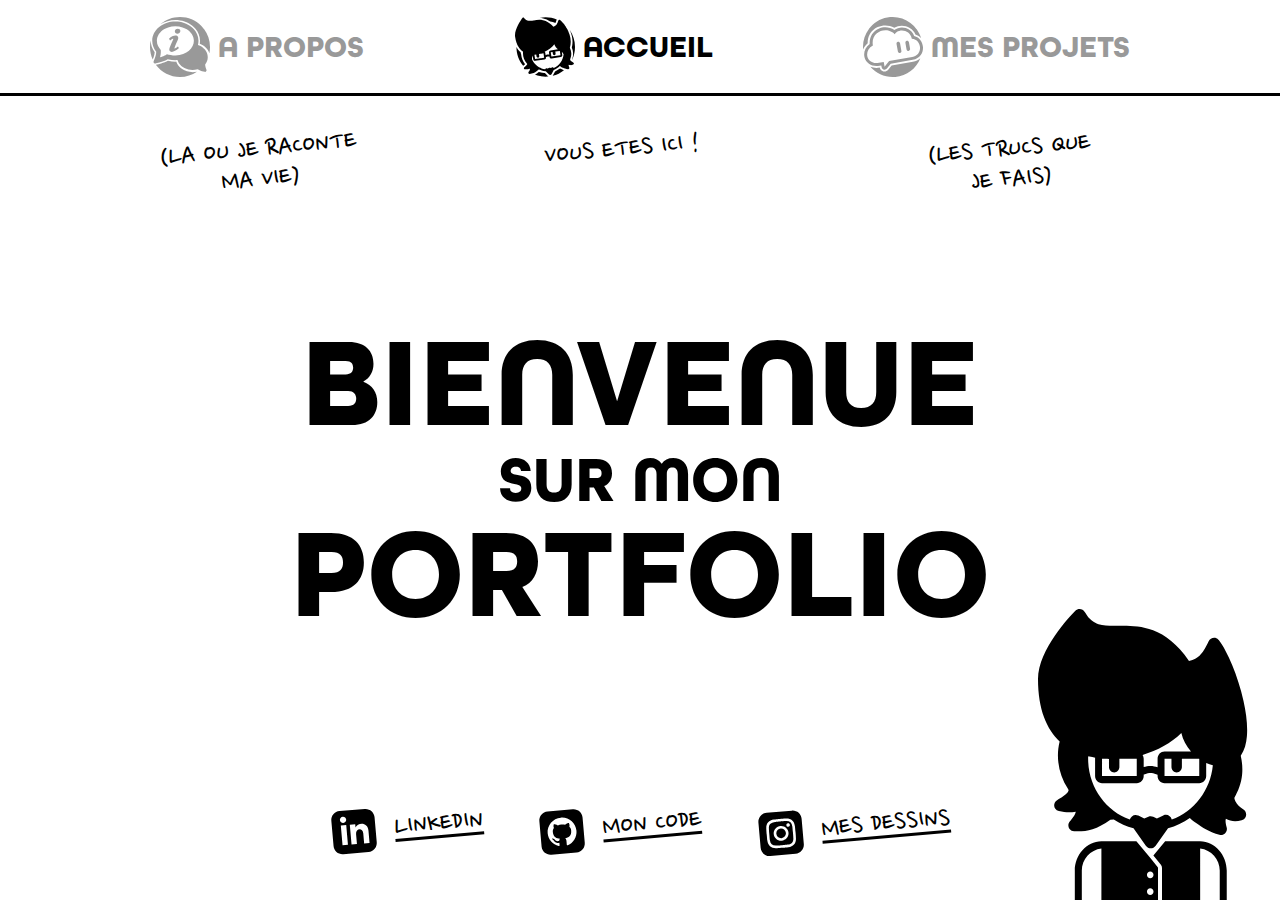
<file: index.html>
<html lang="fr">

<head>
    <meta charset="UTF-8">
    <meta name="viewport" content="width=device-width, initial-scale=1.0">
    <meta name="author" content="Nathan Schyns">
    <meta name="keywords"
        content="Nathan, Schyns, Portfolio, Web, Designer, Illustrateur, Graphiste, Pixel art, Welkenraedt, Liège, Belgique, Créatif, Original, Minimaliste">
    <meta name="description"
        content="Je suis Nathan Schyns, un développeur web et illustrateur diplômé de la Haute École de la Province de Liège ainsi que de l’ESA Saint-Luc Liège. Passionné par le design et le graphisme, j’adore créer et apprendre de nouvelles choses ! Site web, logo, branding, illustration et même pixel art, tout ça, j’en fais mon affaire !">

    <meta property="og:title" content="Nathan Schyns • Portfolio" />
    <meta property="og:type" content="website" />
    <meta property="og:url" content="https://portfolio.nathan-schyns.be" />
    <meta property="og:description" content="Nathan Schyns, développeur web et illustrateur belge !" />

    <link rel="shortcut icon" href="./favicon/favicon.svg" />
    <link rel="stylesheet" href="./css/style.css">
    <script defer src="./js/drawing.js"></script>
    <script defer src="https://cloud.umami.is/script.js" data-website-id="1c2870d8-38aa-4b54-b116-16b489d5bdde"></script>

    <title>Nathan Schyns • Portfolio</title>
</head>

<body>
    <header>
        <h1>Nathan Schyns • Portfolio</h1>
        <nav>
            <ul>
                <li>
                    <a href="./html/about.html">
                        <svg width="60" height="60" viewBox="0 0 80 80" xmlns="http://www.w3.org/2000/svg">
                            <path d="M23.9492 58.335C27.4585 59.1358 30.8398 59.5078 34.0635 59.5078C34.3584 59.5078 34.6521 59.5043 34.9443 59.498C38.1494 68.8804 49.1641 75.5522 62.5654 73.0283C56.1419 77.4254 48.3722 80 40 80C26.8262 80 15.1407 73.6309 7.85254 63.8047C10.1525 63.2719 12.5629 62.6336 14.8643 61.9268C18.2778 60.8784 21.5869 59.6413 23.9492 58.335Z"/>
                            <path fill-rule="evenodd" clip-rule="evenodd" d="M34.1484 24.7969C35.4661 24.8271 36.678 25.2584 37.2969 26.3203C37.9096 27.3718 37.8286 28.8548 37.0205 30.7197C35.0527 35.261 33.6646 38.2812 32.8721 40.6113C32.7336 41.0182 32.6643 41.3316 32.6436 41.5635C32.6224 41.8 32.6555 41.9117 32.6758 41.9521C32.6846 41.9697 32.6877 41.976 32.7217 41.9844C32.778 41.9981 32.8941 42.0024 33.0908 41.9531C33.4854 41.8541 34.0334 41.584 34.6826 41.1572C35.3228 40.7364 36.0296 40.1847 36.7383 39.5566L37.1768 39.168L37.4912 39.6621C37.8869 40.2825 38.022 40.4915 38.4219 41.2139L38.6123 41.5596L38.3213 41.8252C35.0756 44.7901 31.5772 46.4786 29.0928 46.5C27.8331 46.5108 26.7382 46.0858 26.1611 45.0645C25.6025 44.0756 25.6196 42.6759 26.1904 40.9404C26.9235 38.7091 27.9804 36.2659 28.9092 34.2246C29.851 32.1546 30.6373 30.5448 30.8711 29.9014C31.0329 29.4535 31.0478 29.1525 31.0068 28.9961C30.9894 28.9298 30.9674 28.9069 30.957 28.8984C30.9462 28.8897 30.9093 28.8643 30.8125 28.8584C30.5962 28.8453 30.1949 28.9344 29.5635 29.2754C28.9463 29.6086 28.1613 30.1533 27.1953 30.9688L26.7305 31.3623L25.3838 28.9297L25.6387 28.6641C27.9609 26.2401 31.5164 24.7366 34.1484 24.7969Z"/>
                            <path fill-rule="evenodd" clip-rule="evenodd" d="M34.4248 16.4336C35.9137 15.217 38.1349 15.1733 39.4893 16.4004L39.6182 16.5225L39.6191 16.5244C40.9843 17.915 40.7124 20.0847 39.1582 21.3545C37.6217 22.6099 35.303 22.6196 33.9639 21.2646C32.5905 19.8749 32.8729 17.7042 34.4248 16.4336Z"/>
                            <path fill-rule="evenodd" clip-rule="evenodd" d="M33.832 6C50.0159 6 64.665 16.818 64.665 31.8145C64.665 33.6337 64.4276 35.4385 63.9746 37.1992C71.4102 39.6598 77 45.6952 77 53.2842C77 53.3493 76.996 53.4144 76.9951 53.4795C77.0686 57.0065 75.8656 60.4766 73.5537 63.2471C73.5213 64.3685 73.7399 65.6664 74.1084 67.0195C74.4132 68.1162 74.8114 69.2452 75.2529 70.3447C75.8678 71.8764 74.5895 73.5447 72.9883 73.1445C70.561 72.5379 68.0382 71.7695 66.0234 70.9502C65.8828 70.8935 65.7453 70.8345 65.6094 70.7773C65.5339 70.7452 65.4585 70.7148 65.3848 70.6826C64.6542 70.3677 64.0017 70.0475 63.459 69.7266C59.0276 70.8016 54.8897 70.7968 51.2471 69.9639C43.711 68.369 38.3445 63.3164 36.6074 57.4248C35.7729 57.4794 34.9247 57.5078 34.0635 57.5078C30.7644 57.5078 27.277 57.0993 23.6357 56.2061C20.1235 58.3659 13.1529 60.546 7.0752 61.9326C5.46444 62.3001 4.19231 60.6212 4.8584 59.1094C6.74975 54.8184 8.36851 49.9622 8.25684 46.3252C4.89623 42.2949 3.00008 37.1026 3 31.8145C3 16.8985 17.5496 6.00013 33.832 6ZM33.832 12.1875C20.232 12.1876 9.16602 20.9938 9.16602 31.8145C9.16612 37.5939 11.772 40.8945 14.3525 43.9883C14.4481 47.0852 14.6116 49.1383 13.332 53.8301C18.7277 52.0992 19.6222 51.4188 22.6006 49.5859C25.6837 50.3401 29.1922 51.3203 34.0635 51.3203C49.1588 51.3203 58.4978 41.1948 58.498 31.8145C58.498 20.9937 47.4322 12.1875 33.832 12.1875Z"/>
                            <path d="M1 31.8145C1.00008 37.323 2.88785 42.7272 6.25488 47.0273C6.19575 48.9297 5.65428 51.2838 4.79395 53.8125C4.45805 54.7998 4.07902 55.7927 3.67773 56.7715C1.31846 51.6705 0 45.9895 0 40C0 36.9116 0.350173 33.905 1.0127 31.0176C1.00435 31.2819 1 31.5475 1 31.8145Z"/>
                            <path d="M40 0C62.0914 0 80 17.9086 80 40C80 42.8509 79.6988 45.6314 79.1318 48.3135C77.2107 42.4291 72.2914 38.0067 66.334 35.7275C66.5508 34.4402 66.665 33.1332 66.665 31.8145C66.665 15.3311 50.6947 4 33.832 4C26.5587 4.00006 19.4898 6.09911 13.7852 9.78711C20.8056 3.69042 29.9718 0 40 0Z"/>
                        </svg>
                        <span>
                            A propos
                        </span>
                    </a>
                </li>
                <li>
                    <svg width="60" height="60" viewBox="0 0 81 80" xmlns="http://www.w3.org/2000/svg">
                        <path d="M32.0638 73.6877C34.3906 74.3523 36.8169 74.7765 39.3151 74.9324C39.6752 74.9865 40.0373 75.0336 40.4011 75.0732L44.2416 79.0364C44.5488 79.3534 44.8873 79.6138 45.2456 79.8196C44.0049 79.9384 42.7475 80 41.4761 80C36.2864 80 31.3306 78.9871 26.7904 77.147C26.903 77.0962 27.016 77.0445 27.1288 76.9907C28.8162 76.187 30.4026 75.1001 32.0638 73.6877Z"/>
                        <path d="M60.9329 68.9387C61.2134 69.0962 61.5102 69.2583 61.8225 69.4209C63.0172 70.0427 64.4776 70.7081 66.1288 71.2661C61.7193 74.8319 56.5392 77.4626 50.8813 78.8604C51.1131 78.5934 51.3194 78.2936 51.4924 77.9612L54.0627 73.0208C56.0537 72.1644 57.9118 71.0808 59.6104 69.8069C60.0581 69.5273 60.4991 69.238 60.9329 68.9387Z"/>
                        <path fill-rule="evenodd" clip-rule="evenodd" d="M10.0689 0.703857C10.7316 -0.0664302 11.7888 0.15713 12.2816 0.744873L12.3286 0.804932L12.5004 1.03125C14.276 3.32655 16.1212 4.25711 18.0944 4.57324C19.7074 4.83166 21.4434 4.69001 23.4124 4.4126C23.4127 4.41245 23.4131 4.4125 23.4133 4.41235C24.0596 4.32129 24.731 4.21603 25.4313 4.10498C28.9906 3.54056 33.1401 2.87096 37.7152 3.8584C37.8049 3.87777 37.8947 3.89807 37.9847 3.9187C38.1893 3.96563 38.3947 4.0157 38.6005 4.06934C38.6202 4.07445 38.6398 4.07955 38.6594 4.08472C38.7115 4.09846 38.7637 4.11228 38.816 4.12646C38.8429 4.13378 38.8698 4.14125 38.8968 4.14868C38.9416 4.16105 38.9865 4.17358 39.0314 4.18628C39.0581 4.19383 39.0848 4.20156 39.1115 4.20923C39.1615 4.22357 39.2115 4.23817 39.2615 4.25293C39.2854 4.25997 39.3093 4.26704 39.3332 4.27417C39.3964 4.29305 39.4597 4.31224 39.523 4.33179C39.5287 4.33354 39.5345 4.33515 39.5401 4.33691C39.5962 4.35427 39.6523 4.372 39.7085 4.38989C39.7374 4.39908 39.7663 4.40816 39.7951 4.41748C39.9893 4.48021 40.1839 4.54651 40.3792 4.61572C40.4155 4.6286 40.4519 4.64144 40.4882 4.65454C40.6298 4.70558 40.7718 4.75818 40.914 4.81274C40.9241 4.81664 40.9342 4.82079 40.9444 4.82471C41.012 4.85078 41.0797 4.87717 41.1475 4.90405C41.155 4.90702 41.1624 4.9101 41.1699 4.91309C41.233 4.93817 41.2961 4.96346 41.3593 4.98926C41.3685 4.993 41.3776 4.99673 41.3868 5.00049H41.3861C44.7327 6.37248 48.2347 8.74661 51.9061 12.6409C53.9101 11.7676 55.0665 10.9646 55.9239 9.91309C56.2357 9.53066 56.5179 9.10363 56.7875 8.60889C56.9337 8.34058 57.0756 8.0522 57.2169 7.74023C57.2217 7.72953 57.2265 7.71877 57.2314 7.70801C57.3583 7.4261 57.4842 7.12488 57.6113 6.80176C57.6375 6.73517 57.6636 6.6676 57.6899 6.59912C57.7217 6.51658 57.7538 6.43278 57.7857 6.34741C57.8586 6.15243 57.9319 5.94992 58.0064 5.7395C58.1002 5.47474 58.1957 5.19746 58.2933 4.90649C58.3086 4.86087 58.3237 4.81485 58.3391 4.76855C58.4109 4.55275 58.4845 4.32976 58.5591 4.09888C58.5674 4.07316 58.5765 4.04765 58.5864 4.02246L58.6185 3.94775C58.9728 3.17994 60.0383 2.70651 60.8788 3.42505C62.2167 4.56878 63.7804 6.17261 65.374 8.13794L65.3745 8.13843C65.3755 8.13972 65.3766 8.14104 65.3776 8.14233C65.4449 8.22533 65.5122 8.30903 65.5795 8.39331C65.5927 8.40976 65.6059 8.42613 65.6191 8.44263C66.2898 9.28386 66.9638 10.1881 67.6269 11.1479C67.6417 11.1694 67.6565 11.1909 67.6713 11.2124C67.9549 11.6242 68.2364 12.0462 68.5146 12.4778C68.5374 12.5131 68.5602 12.5485 68.5829 12.584C68.6288 12.6555 68.6745 12.7273 68.7202 12.7993C68.7407 12.8317 68.7612 12.864 68.7817 12.8965C69.1342 13.4554 69.4808 14.0296 69.8192 14.6179C69.8307 14.6378 69.8421 14.6578 69.8535 14.6777C69.9077 14.7722 69.9616 14.867 70.0154 14.9622C70.0294 14.9871 70.0436 15.0119 70.0576 15.0369C70.2558 15.3894 70.4508 15.7468 70.6423 16.1089C70.6566 16.1359 70.6708 16.1631 70.685 16.1902C70.9404 16.6752 71.1895 17.1683 71.4307 17.6692C71.4389 17.6863 71.4471 17.7035 71.4553 17.7207C71.5097 17.8341 71.5638 17.9479 71.6174 18.062C71.6257 18.0797 71.6339 18.0975 71.6423 18.1152C71.686 18.2087 71.7295 18.3025 71.7728 18.3965C71.7917 18.4376 71.8104 18.4788 71.8292 18.52C71.8692 18.6076 71.9089 18.6954 71.9484 18.7834C71.9652 18.8209 71.9821 18.8582 71.9988 18.8958C72.0562 19.0248 72.1133 19.1542 72.1696 19.2842C72.7047 20.5192 73.1903 21.7993 73.6098 23.1155C73.6168 23.1376 73.624 23.1597 73.631 23.1819C75.3774 28.6956 75.9527 34.8405 74.0652 40.9724C75.2036 43.5126 75.7717 45.8475 75.9263 48.0183C75.9276 48.0352 75.9288 48.0522 75.93 48.0691C75.9369 48.1702 75.9432 48.2709 75.9483 48.3713L75.9611 48.6709C76.0658 51.7537 75.3404 54.4088 74.3967 56.7412C74.503 57.0738 74.7925 57.9625 75.1551 58.4211C75.2867 58.5875 75.4332 58.7537 75.5932 58.9177C75.6607 58.9869 75.7307 59.0556 75.8031 59.1238C75.8098 59.1301 75.8164 59.1365 75.8231 59.1428C75.9021 59.2167 75.9839 59.2899 76.0684 59.3621C76.7309 59.9278 77.5595 60.4343 78.5109 60.7693C79.1674 61.0004 79.5165 61.5928 79.5528 62.1528C79.5899 62.7254 79.3018 63.3974 78.6127 63.6902C77.1542 64.3098 75.933 64.5647 74.7231 64.4426C74.0085 64.3705 73.3471 64.1692 72.7003 63.9023C72.6659 63.8882 72.6312 63.8744 72.5968 63.8599C72.5238 64.0566 72.4738 64.2412 72.4424 64.418C72.4291 64.4929 72.4195 64.5664 72.4125 64.6389C72.3994 64.7759 72.3967 64.9093 72.4026 65.0415C72.4337 65.7297 72.6939 66.5317 73.2467 67.7791C73.7132 68.8318 72.9042 70.0908 71.6789 69.9629C70.2514 69.8137 68.8848 69.5088 67.617 69.1218C67.609 69.1194 67.6009 69.117 67.5929 69.1145C66.6293 68.8193 65.723 68.4767 64.8908 68.1184C64.8854 68.1161 64.88 68.1137 64.8746 68.1113C64.4645 67.9344 64.0723 67.7538 63.7003 67.5732C63.6916 67.569 63.6829 67.5648 63.6743 67.5605C63.4244 67.439 63.1835 67.3177 62.9525 67.1975C61.9523 66.6769 61.1227 66.1733 60.5114 65.7764C58.1838 68.0285 55.407 69.8385 52.2981 71.0479L49.3068 76.7966C48.6559 78.0472 46.983 78.2949 46.005 77.2859L41.5286 72.6663C38.4096 72.4383 35.4192 71.618 32.6876 70.3022L31.9683 70.4353C30.263 72.0367 28.7656 73.2186 27.2791 74.0901C27.2612 74.1006 27.2431 74.1109 27.2251 74.1213C27.1783 74.1486 27.1315 74.1755 27.0847 74.2021C27.071 74.2099 27.0574 74.2176 27.0437 74.2253C26.9911 74.2551 26.9385 74.2845 26.8859 74.3135C26.8754 74.3193 26.8649 74.325 26.8543 74.3308C26.7407 74.393 26.6272 74.4535 26.5135 74.5122C26.4949 74.5218 26.4763 74.5313 26.4577 74.5408C26.4188 74.5607 26.3797 74.5803 26.3407 74.5999C26.3135 74.6135 26.2862 74.6272 26.259 74.6406C26.1984 74.6705 26.1378 74.7001 26.0771 74.729C26.0207 74.7558 25.9643 74.7819 25.908 74.8079C25.8846 74.8186 25.8611 74.8292 25.8378 74.8398C25.8029 74.8557 25.768 74.8714 25.7331 74.887C25.71 74.8972 25.6871 74.9076 25.6641 74.9177C25.6297 74.9328 25.5952 74.9476 25.5608 74.9624C25.535 74.9735 25.5092 74.9847 25.4834 74.9956C25.4578 75.0064 25.4323 75.0174 25.4067 75.0281C25.3715 75.0427 25.3364 75.0572 25.3013 75.0715C25.2539 75.0909 25.2066 75.1101 25.1592 75.1289C23.469 75.7989 21.7411 76.1255 19.734 76.3367C18.3713 76.48 17.5658 74.9404 18.3214 73.8789C18.5732 73.5252 18.7927 73.1995 18.984 72.8958L19.0759 72.7478C19.2489 72.4657 19.3963 72.2021 19.521 71.9517C19.5572 71.8789 19.5916 71.8073 19.624 71.7366C19.6463 71.688 19.6677 71.64 19.6882 71.5923C19.8016 71.3288 19.8895 71.078 19.954 70.8318C20.0689 70.3937 20.1197 69.9385 20.0944 69.4172L20.0884 69.312C19.9629 69.3543 19.8386 69.3946 19.7157 69.4338C19.4682 69.5129 19.2253 69.5859 18.985 69.6528C18.9638 69.6587 18.9427 69.6648 18.9215 69.6707C18.7463 69.7188 18.5724 69.7635 18.399 69.8052C18.3918 69.8069 18.3846 69.8086 18.3773 69.8103C18.1973 69.8532 18.0179 69.8928 17.8382 69.9287C17.8357 69.9292 17.8333 69.9297 17.8309 69.9302C16.4953 70.1961 15.1407 70.2673 13.411 70.1362C11.9777 70.0275 11.5023 68.2318 12.573 67.3735L13.1353 66.9194C14.4157 65.8772 15.4645 64.9483 16.0545 64.0779C16.103 64.0063 16.146 63.9373 16.185 63.8716L16.1852 63.8718C16.4063 63.4993 16.4816 63.2189 16.4848 63.0117C16.488 62.8076 16.4256 62.5264 16.0733 62.1377C12.057 57.7066 10.2339 51.8631 10.9275 46.3738C9.1373 45.1897 7.45902 43.6527 5.96964 41.6899C5.52593 41.1052 5.10045 40.484 4.69423 39.8254C4.682 39.8056 4.66976 39.7858 4.65756 39.7659C4.63036 39.7215 4.60305 39.6771 4.57603 39.6323C4.55918 39.6044 4.54263 39.5763 4.52585 39.5483C4.50281 39.5099 4.47976 39.4713 4.45686 39.4326C4.44416 39.4112 4.4314 39.3897 4.41874 39.3682C4.38712 39.3144 4.35555 39.2603 4.32418 39.2061C4.31578 39.1915 4.30747 39.1769 4.29909 39.1624C4.26995 39.1117 4.24092 39.0608 4.212 39.0098C4.20348 38.9947 4.19493 38.9797 4.18643 38.9646C4.15762 38.9135 4.12891 38.8621 4.10031 38.8105C4.08679 38.7862 4.07325 38.7618 4.05978 38.7373C3.99544 38.6204 3.93169 38.5024 3.86848 38.3833C3.85731 38.3622 3.84609 38.3412 3.83495 38.3201C3.80786 38.2687 3.78101 38.2171 3.75414 38.1653C3.74199 38.1419 3.72982 38.1185 3.71771 38.095C3.65219 37.9678 3.58726 37.8395 3.52304 37.71C3.51412 37.692 3.50515 37.674 3.49626 37.656C3.43775 37.5373 3.37998 37.4176 3.32257 37.2969C3.25466 37.1541 3.18749 37.0099 3.12114 36.8643C2.8626 36.2967 2.61582 35.7073 2.38175 35.0952C2.34757 35.0058 2.31359 34.916 2.27995 34.8257V34.825C1.34822 32.3228 0.623084 29.4502 0.147435 26.1638C-0.606672 20.9529 1.65724 14.9476 4.09018 10.2168C6.55596 5.42219 9.35321 1.64201 10.0041 0.78418L10.0689 0.703857ZM63.8446 50.8027C64.0417 52.1654 63.1042 53.4326 61.7509 53.6333L49.4969 55.45C48.1435 55.6505 46.8865 54.7086 46.6891 53.3459L46.625 52.9019C46.4648 52.8733 46.2843 52.8433 46.0914 52.8154C45.3573 52.7094 44.5716 52.6519 44.0334 52.7317C43.4952 52.8115 42.7588 53.0946 42.0857 53.4092C41.9553 53.4701 41.8317 53.5307 41.7175 53.5876L41.7877 54.0725C41.9848 55.4352 41.0474 56.7024 39.6941 56.9031L27.4403 58.7195C26.0869 58.9201 24.8299 57.9782 24.6325 56.6155L23.8811 51.4231C23.1898 53.3531 22.9444 55.1888 22.8954 56.6772C26.0235 64.0209 32.8641 69.158 40.7456 70.0862C41.1082 69.1989 42.0534 68.556 43.1654 68.8452L43.2605 68.8721L44.1576 69.1465L45.5944 68.2947L45.6854 68.2439C46.1449 68.002 46.6794 67.9427 47.1818 68.0803L48.6354 68.479L49.6197 67.8413L49.7034 67.7898C50.6959 67.2044 51.7822 67.5634 52.3695 68.3206C59.7848 65.0245 64.9005 57.8541 65.5926 49.6814C65.0017 48.6588 64.2251 47.5431 63.2178 46.4736L63.8446 50.8027ZM32.3521 49.4216L32.7629 52.26C32.9108 53.2821 32.2078 54.2326 31.1927 54.3831C30.1776 54.5335 29.2349 53.827 29.087 52.8049L28.6761 49.9666L26.2259 50.3298L27.0833 56.2522L39.3368 54.4358L38.4797 48.5132L32.3521 49.4216ZM54.4089 46.1521L54.8197 48.9902C54.9677 50.0123 54.2644 50.963 53.2493 51.1135C52.2342 51.264 51.2912 50.5572 51.1433 49.5352L50.7325 46.697L48.2827 47.0601L49.1399 52.9827L61.3939 51.166L60.5365 45.2437L54.4089 46.1521ZM53.126 36.3257C49.9857 40.6317 45.3859 44.1598 39.9869 46.5327C40.4808 46.9135 40.8337 47.4807 40.9306 48.1499L41.3448 51.011C42.0224 50.7098 42.8854 50.3814 43.6764 50.2642C44.5147 50.1399 45.4976 50.2198 46.2513 50.3201L45.832 47.4233C45.6349 46.0606 46.5721 44.7932 47.9255 44.5925L57.8957 43.1145C56.8711 42.3041 55.9496 41.371 55.1794 40.3516C54.2624 39.1378 53.5404 37.7727 53.126 36.3257Z"/>
                        <path d="M1.95235 40.0452C2.58489 41.1845 3.27199 42.2391 4.01033 43.2122C5.10963 44.6609 6.30815 45.9083 7.57964 46.9746C7.79313 48.0431 8.05494 49.0938 8.36221 50.1245C8.67622 54.7709 10.497 59.365 13.6426 63.1267C13.2172 63.592 12.5538 64.184 11.5943 64.9653L11.0322 65.4192C11.0172 65.4313 11.0026 65.444 10.9878 65.4563C5.3521 58.5509 1.9629 49.6985 1.95235 40.0452Z"/>
                        <path d="M73.9313 17.1663C78.3871 23.6409 81 31.5116 81 40C81 46.096 79.652 51.8733 77.242 57.0439C77.194 56.9908 77.1484 56.9382 77.1062 56.886C77.1012 56.8772 77.0931 56.8636 77.0831 56.8445C77.07 56.8194 77.0563 56.7903 77.0411 56.7578C77.928 54.3352 78.582 51.5094 78.4152 48.2419C78.2951 45.8915 77.755 43.422 76.6862 40.8071C78.883 32.7357 77.2575 24.8025 74.4317 18.2803C74.2692 17.9054 74.1022 17.534 73.9313 17.1663Z"/>
                        <path d="M41.4761 0C46.7415 2.73709e-06 51.7664 1.04217 56.3605 2.93359C56.3044 3.0593 56.2542 3.18867 56.2112 3.32178C55.5106 5.48981 55.0103 6.74149 54.5262 7.57764C52.2982 6.65821 49.9542 5.96739 47.5226 5.53345C44.3652 3.3548 41.2703 2.06944 38.2305 1.41333C36.5209 1.04436 34.8681 0.885913 33.2934 0.858887C35.9335 0.29639 38.6706 0 41.4761 0Z"/>
                    </svg>
                    <span>
                        Accueil
                    </span>
                </li>
                <li>
                    <a href="./html/project.html">
                        <svg width="60" height="60" viewBox="0 0 80 80" xmlns="http://www.w3.org/2000/svg">
                            <path d="M76.4625 54.8636C71.0886 68.421 58.5225 78.4963 43.1163 79.8475C30.021 80.996 17.8556 75.5785 9.80754 66.3029C13.3817 67.7898 17.6328 68.2714 22.2621 67.4535C22.7035 69.9703 24.565 71.9941 27.0196 72.6258C29.4744 73.2575 32.0666 72.3798 33.644 70.3823L38.1853 64.6297L66.5681 59.5956C70.5297 58.893 73.8763 57.237 76.4625 54.8636Z"/>
                            <path d="M46.6479 33.084C47.9411 32.8549 49.1749 33.7269 49.4037 35.0323L51.1992 45.2756C51.4278 46.581 50.5649 47.8248 49.2716 48.0542C47.9782 48.2835 46.7446 47.4114 46.5157 46.1059L44.7193 35.8627C44.4907 34.5573 45.3545 33.3134 46.6479 33.084Z"/>
                            <path d="M58.495 31.794C59.7883 31.5647 61.0228 32.4369 61.2518 33.7422L62.7709 42.41C62.9996 43.7154 62.1366 44.9591 60.8433 45.1886C59.5498 45.418 58.3153 44.5459 58.0864 43.2404L56.5675 34.5736C56.3387 33.2681 57.2016 32.0235 58.495 31.794Z"/>
                            <path fill-rule="evenodd" clip-rule="evenodd" d="M20.8587 15.5901C27.3893 12.6379 35.5704 12.9241 41.9413 17.4211C50.2971 10.76 64.3009 14.1569 68.2179 25.3419C75.4551 27.1039 79.5418 33.6663 79.9624 40.0494C80.2027 43.6965 79.3006 47.5322 76.9934 50.7184C74.6492 53.9555 71.0267 56.2814 66.3033 57.1191L36.9985 62.3164L31.8727 68.8084C30.902 70.0377 29.3065 70.5781 27.7959 70.1894C26.2852 69.8006 25.1396 68.5544 24.868 67.0054L24.4367 64.5445L22.0146 64.9745C12.1589 66.7223 4.66223 61.9914 2.28999 54.6832C0.199329 48.2423 2.45334 40.8164 8.95107 36.0765C8.25194 26.1689 13.6115 18.8664 20.8587 15.5901ZM39.1413 20.3438C27.9364 13.0861 10.1935 21.0089 13.1904 38.1044C-0.317905 45.5297 4.96564 63.9355 21.324 61.0345L27.6489 59.9122L28.7709 66.3131L34.8309 58.6393L65.6127 53.1791C80.7744 50.49 78.3539 29.6421 65.06 28.9048C63.2959 18.8415 51.9146 15.4072 45.0363 20.1062C43.9649 20.8383 43.0024 21.768 42.2028 22.9005C41.2611 21.9007 40.2321 21.0504 39.1413 20.3438Z"/>
                            <path d="M36.161 0.152573C55.1618 -1.51385 72.2074 10.639 77.5514 28.3514C75.592 26.1073 73.0378 24.3039 69.9067 23.2891C65.0975 12.0296 51.091 8.40726 41.705 14.4245C34.8036 10.3159 26.427 10.2721 19.6769 13.3235C11.8972 16.8406 6.03929 24.5514 6.25121 34.9036C3.38694 37.2687 1.33684 40.159 0.138521 43.2653C-1.66882 21.3398 14.4189 2.05943 36.161 0.152573Z"/>
                        </svg>
                        <span>
                            Mes projets
                        </span>
                    </a>
                </li>
            </ul>
        </nav>
    </header>

    <main class="index">
        <h2 class="outlined"><b>Bienvenue</b><br>sur mon<br><strong>portfolio</strong></h2>
        <ul>
            <li class="outlined">
                <a href="https://www.linkedin.com/in/nathan-schyns/" target="_blank">
                    <svg width="66" height="66" viewBox="0 0 66 66" fill="none" xmlns="http://www.w3.org/2000/svg">
                        <rect width="66" height="66" rx="12" fill="white"/>
                        <path d="M50.5 3L15.5 3C8.5975 3 3 8.5975 3 15.5L3 50.5C3 57.4025 8.5975 63 15.5 63H50.5C57.405 63 63 57.4025 63 50.5V15.5C63 8.5975 57.405 3 50.5 3ZM23 50.5H15.5V23H23V50.5ZM19.25 19.83C16.835 19.83 14.875 17.855 14.875 15.42C14.875 12.985 16.835 11.01 19.25 11.01C21.665 11.01 23.625 12.985 23.625 15.42C23.625 17.855 21.6675 19.83 19.25 19.83ZM53 50.5H45.5V36.49C45.5 28.07 35.5 28.7075 35.5 36.49V50.5H28V23H35.5V27.4125C38.99 20.9475 53 20.47 53 33.6025V50.5Z" fill="black"/>
                    </svg>
                    Linkedin
                </a>
            </li>
            <li class="outlined">
                <a href="https://github.com/Nathan-Schyns" target="_blank">
                    <svg width="66" height="66" viewBox="0 0 66 66" fill="none" xmlns="http://www.w3.org/2000/svg">
                        <rect width="66" height="66" rx="12" fill="white"/>
                        <path d="M50.5 3L15.5 3C8.5975 3 3 8.5975 3 15.5L3 50.5C3 57.4025 8.5975 63 15.5 63H50.5C57.405 63 63 57.4025 63 50.5V15.5C63 8.5975 57.405 3 50.5 3ZM39.335 51.975C38.3225 52.17 38 51.5475 38 51.015V45.5275C38 43.66 37.345 42.445 36.625 41.825C41.08 41.33 45.76 39.6375 45.76 31.9575C45.76 29.7725 44.98 27.9875 43.7025 26.59C43.9075 26.085 44.5925 24.05 43.505 21.2975C43.505 21.2975 41.8275 20.76 38.01 23.3475C36.41 22.8975 34.7 22.68 33 22.67C31.3 22.6775 29.59 22.8975 27.9925 23.3425C24.1725 20.755 22.4925 21.2925 22.4925 21.2925C21.4075 24.0475 22.0925 26.08 22.3 26.5875C21.02 27.9875 20.24 29.77 20.24 31.955C20.24 39.615 24.9075 41.3325 29.3525 41.84C28.78 42.34 28.2625 43.22 28.0825 44.515C26.94 45.025 24.0475 45.9075 22.2625 42.85C22.2625 42.85 21.205 40.93 19.195 40.7875C19.195 40.7875 17.245 40.7625 19.0575 42.005C19.0575 42.005 20.37 42.62 21.28 44.93C21.28 44.93 22.4375 48.5 28 47.29V51.0125C28 51.54 27.6775 52.16 26.68 51.975C18.73 49.3325 13 41.835 13 33C13 21.9525 21.955 13 33 13C44.045 13 53 21.9525 53 33C53 41.8325 47.2775 49.3275 39.335 51.975Z" fill="black"/>
                    </svg>
                    Mon code
                </a>
            </li>
            <li class="outlined">
                <a href="https://www.instagram.com/natnatsch/" target="_blank">
                    <svg width="66" height="66" viewBox="0 0 66 66" fill="none" xmlns="http://www.w3.org/2000/svg">
                        <rect width="66" height="66" rx="12" fill="white"/>
                        <path d="M41.0825 16.72C38.975 16.625 38.34 16.605 33 16.605C27.66 16.605 27.0275 16.625 24.92 16.72C19.495 16.9675 16.9675 19.5375 16.7225 24.9175C16.625 27.0275 16.6025 27.66 16.6025 33C16.6025 38.34 16.625 38.9725 16.72 41.0825C16.9675 46.4525 19.485 49.0325 24.9175 49.28C27.025 49.375 27.66 49.3975 33 49.3975C38.3425 49.3975 38.975 49.3775 41.0825 49.2825C46.5075 49.035 49.0325 46.46 49.28 41.085C49.375 38.975 49.395 38.3425 49.395 33.0025C49.395 27.6625 49.375 27.03 49.28 24.9225C49.0325 19.54 46.5025 16.9675 41.0825 16.72ZM33 43.27C27.3275 43.27 22.73 38.6725 22.73 33C22.73 27.3275 27.33 22.73 33 22.73C38.67 22.73 43.27 27.3275 43.27 33C43.27 38.6725 38.6725 43.27 33 43.27ZM43.6775 24.725C42.3525 24.725 41.2775 23.65 41.2775 22.325C41.2775 21 42.3525 19.925 43.6775 19.925C45.0025 19.925 46.0775 21 46.0775 22.325C46.0775 23.65 45.0025 24.725 43.6775 24.725ZM39.6675 33C39.6675 36.6825 36.6825 39.6675 33 39.6675C29.3175 39.6675 26.3325 36.6825 26.3325 33C26.3325 29.3175 29.3175 26.3325 33 26.3325C36.6825 26.3325 39.6675 29.3175 39.6675 33ZM50.5 3L15.5 3C8.5975 3 3 8.5975 3 15.5L3 50.5C3 57.4025 8.5975 63 15.5 63H50.5C57.405 63 63 57.4025 63 50.5V15.5C63 8.5975 57.405 3 50.5 3ZM52.88 41.245C52.55 48.5175 48.5025 52.5475 41.2475 52.88C39.1125 52.9775 38.4325 53 33 53C27.5675 53 26.89 52.9775 24.755 52.88C17.485 52.5475 13.455 48.51 13.12 41.245C13.0225 39.1125 13 38.4325 13 33C13 27.57 13.0225 26.8875 13.12 24.755C13.455 17.485 17.49 13.4525 24.755 13.1225C26.89 13.0225 27.5675 13 33 13C38.4325 13 39.1125 13.0225 41.2475 13.12C48.5175 13.4525 52.555 17.4975 52.88 24.7525C52.9775 26.8875 53 27.57 53 33C53 38.4325 52.9775 39.1125 52.88 41.245Z" fill="black"/>
                    </svg>
                    Mes dessins
                </a>
            </li>   
        </ul>
        <div class="decorations">
            <span id="about" class="outlined">(La ou je raconte<br>ma vie)</span>
            <span id="index" class="outlined">Vous etes ici !</span>
            <span id="project" class="outlined">(Les trucs que<br>je fais)</span>
            <span id="night">Le mode sombre<br>le moins pratique<br>de l'histoire ?</span>
            <svg width="210" height="291" viewBox="0 0 210 291" fill="none" xmlns="http://www.w3.org/2000/svg" id="avatar">
                <path fill-rule="evenodd" clip-rule="evenodd" d="M112.594 249.299L119.781 258.254C119.924 258.431 120.002 258.652 120.002 258.88V291H63.4023V239.442C52.3624 240.799 43.8135 250.208 43.8135 261.615V291H36.8135V261.615C36.8135 246.339 48.5 232.273 63.4023 232.273H98.3818L112.594 249.299ZM112.235 279.305C110.437 279.305 108.979 280.762 108.979 282.56V282.768C108.979 284.566 110.437 286.023 112.235 286.023C114.033 286.023 115.49 284.565 115.49 282.768V282.56C115.49 280.763 114.033 279.305 112.235 279.305ZM112.235 262.508C110.437 262.508 108.979 263.966 108.979 265.764V265.971C108.979 267.769 110.437 269.227 112.235 269.227C114.033 269.226 115.49 267.769 115.49 265.971V265.764C115.49 263.966 114.033 262.508 112.235 262.508Z" fill="black"/>
                <path d="M162.155 232.273C177 232.273 188.74 246.34 188.74 261.615V291H181.74V261.615C181.74 250.21 173.194 240.8 162.155 239.442V291H124.002V258.88C124.002 257.742 123.614 256.637 122.901 255.75L115.388 246.389L127.173 232.273H162.155Z" fill="black"/>
                <path fill-rule="evenodd" clip-rule="evenodd" d="M37.3545 1.80464C40.4554 -1.36355 44.968 0.0460539 46.7607 2.9062L46.9258 3.18745L47.2949 3.84761C51.1304 10.5556 55.5705 13.6083 60.5107 15.1591C66.0041 16.8835 72.3719 16.865 80.3682 16.7822C90.448 16.6778 102.5 16.5065 115.093 21.3564C127.14 25.9963 139.239 35.0283 151.003 51.9716C156.078 50.4769 159.109 48.8651 161.509 46.6601C164.529 43.8847 167.017 39.7665 170.671 32.2041C172.295 28.8438 177.309 27.2601 180.412 30.7031L180.706 31.0517L181.117 31.582C185.379 37.1689 190.032 46.1002 194.256 56.3525C198.655 67.0313 202.736 79.5093 205.51 91.8798C208.271 104.196 209.802 116.689 208.903 127.298C208.297 134.457 206.52 141.367 202.753 146.67C204.284 153.463 204.647 159.629 204.133 165.295C203.286 174.63 200.093 182.254 196.406 188.753C196.397 188.846 196.388 189.065 196.446 189.446C196.567 190.233 196.928 191.352 197.65 192.671C199.096 195.311 201.669 198.176 205.117 200.161C207.389 201.469 208.331 203.873 208.146 205.985C207.955 208.166 206.477 210.573 203.638 211.276C199.377 212.331 195.745 212.485 192.229 211.51C190.679 211.079 189.252 210.452 187.903 209.713C187.749 210.197 187.661 210.657 187.612 211.108C187.43 212.788 187.735 214.919 188.703 218.524C189.843 222.769 186.041 227.144 181.362 225.867C171.854 223.271 163.758 218.311 158.121 214.115C155.504 212.167 153.373 210.348 151.827 208.946C145.282 213.571 137.932 217.071 130.036 219.173L117.661 236.769C115.271 240.167 110.235 240.167 107.846 236.769L95.5215 219.246C88.4409 217.394 81.7945 214.418 75.7695 210.516L72.3857 210.639C65.7638 215.333 60.173 218.413 54.5342 220.227C48.4897 222.171 42.7302 222.552 36.1074 222.299C30.7782 222.095 28.6106 215.831 31.9414 212.221L32.4609 211.651C34.9836 208.855 36.3744 206.814 37.1514 204.873C37.4162 204.211 37.6257 203.515 37.7764 202.75C32.2198 203.61 27.3837 203.55 20.8301 202.092C15.3737 200.878 14.5938 193.824 19.0615 191.135L20.7627 190.101C24.6098 187.735 27.5873 185.681 29.3232 183.681C30.2477 182.615 30.4924 181.921 30.5449 181.551C30.5802 181.302 30.6037 180.768 29.9346 179.747C20.5381 165.405 17.6947 147.986 21.6484 132.502C8.75848 120.358 2.6084e-05 100.642 0 70.1113C0.000222337 55.1069 8.30567 39.3093 16.6631 27.0527C25.1557 14.5978 34.3633 4.86098 37.3545 1.80464ZM50.1846 147.307C50.1545 148.128 50.1396 148.954 50.1396 149.783C50.1399 177.87 67.5409 201.762 91.8252 210.61C92.6144 207.265 96.3001 204.764 100.072 206.408L100.333 206.528L106.264 209.416L110.418 207.673C111.953 207.029 113.687 207.052 115.204 207.735L118.898 209.4L125.325 206.393L125.586 206.276C129.338 204.708 132.958 207.191 133.745 210.503C156.021 202.258 172.441 181.334 174.836 156.161C172.564 155.645 170.34 154.888 168.195 153.938V166.98C168.195 170.938 165.086 174.146 161.251 174.146H126.528C122.693 174.146 119.584 170.938 119.584 166.98V165.691C119.152 165.543 118.664 165.381 118.141 165.221C116.147 164.61 113.99 164.115 112.465 164.115C110.94 164.115 108.784 164.61 106.79 165.221C106.403 165.339 106.036 165.459 105.695 165.573V166.98C105.695 170.938 102.586 174.146 98.751 174.146H64.0283C60.1931 174.146 57.084 170.938 57.084 166.98V149.783C57.084 149.397 57.1139 149.018 57.1709 148.648C55.2588 148.345 53.3467 147.994 51.4385 147.587C51.0206 147.498 50.6028 147.403 50.1846 147.307ZM64.0283 166.98H98.751V149.783H81.9609C81.7707 149.796 81.5801 149.806 81.3896 149.817V158.024C81.3896 160.993 79.0571 163.399 76.1807 163.399C73.3043 163.399 70.9727 160.992 70.9727 158.024V149.966C69.7458 149.926 68.5168 149.864 67.2861 149.783H64.0283V166.98ZM126.528 166.98H161.251V150.019C161.139 149.941 161.028 149.862 160.917 149.783H143.889V158.024C143.889 160.993 141.556 163.399 138.68 163.399C135.803 163.399 133.472 160.992 133.472 158.024V149.783H126.528V166.98ZM143.352 124.123C133.052 134.132 119.585 141.593 104.571 145.876C105.281 147 105.695 148.341 105.695 149.783V158.091C107.696 157.52 110.223 156.949 112.465 156.949C114.84 156.949 117.534 157.591 119.584 158.193V149.783C119.584 145.826 122.693 142.617 126.528 142.617H152.996C148.395 137.363 144.827 130.926 143.352 124.123Z" fill="black"/>
            </svg>
        </div>
        <canvas id="drawing-board"></canvas>
    </main>
</body>

</html>
</file>
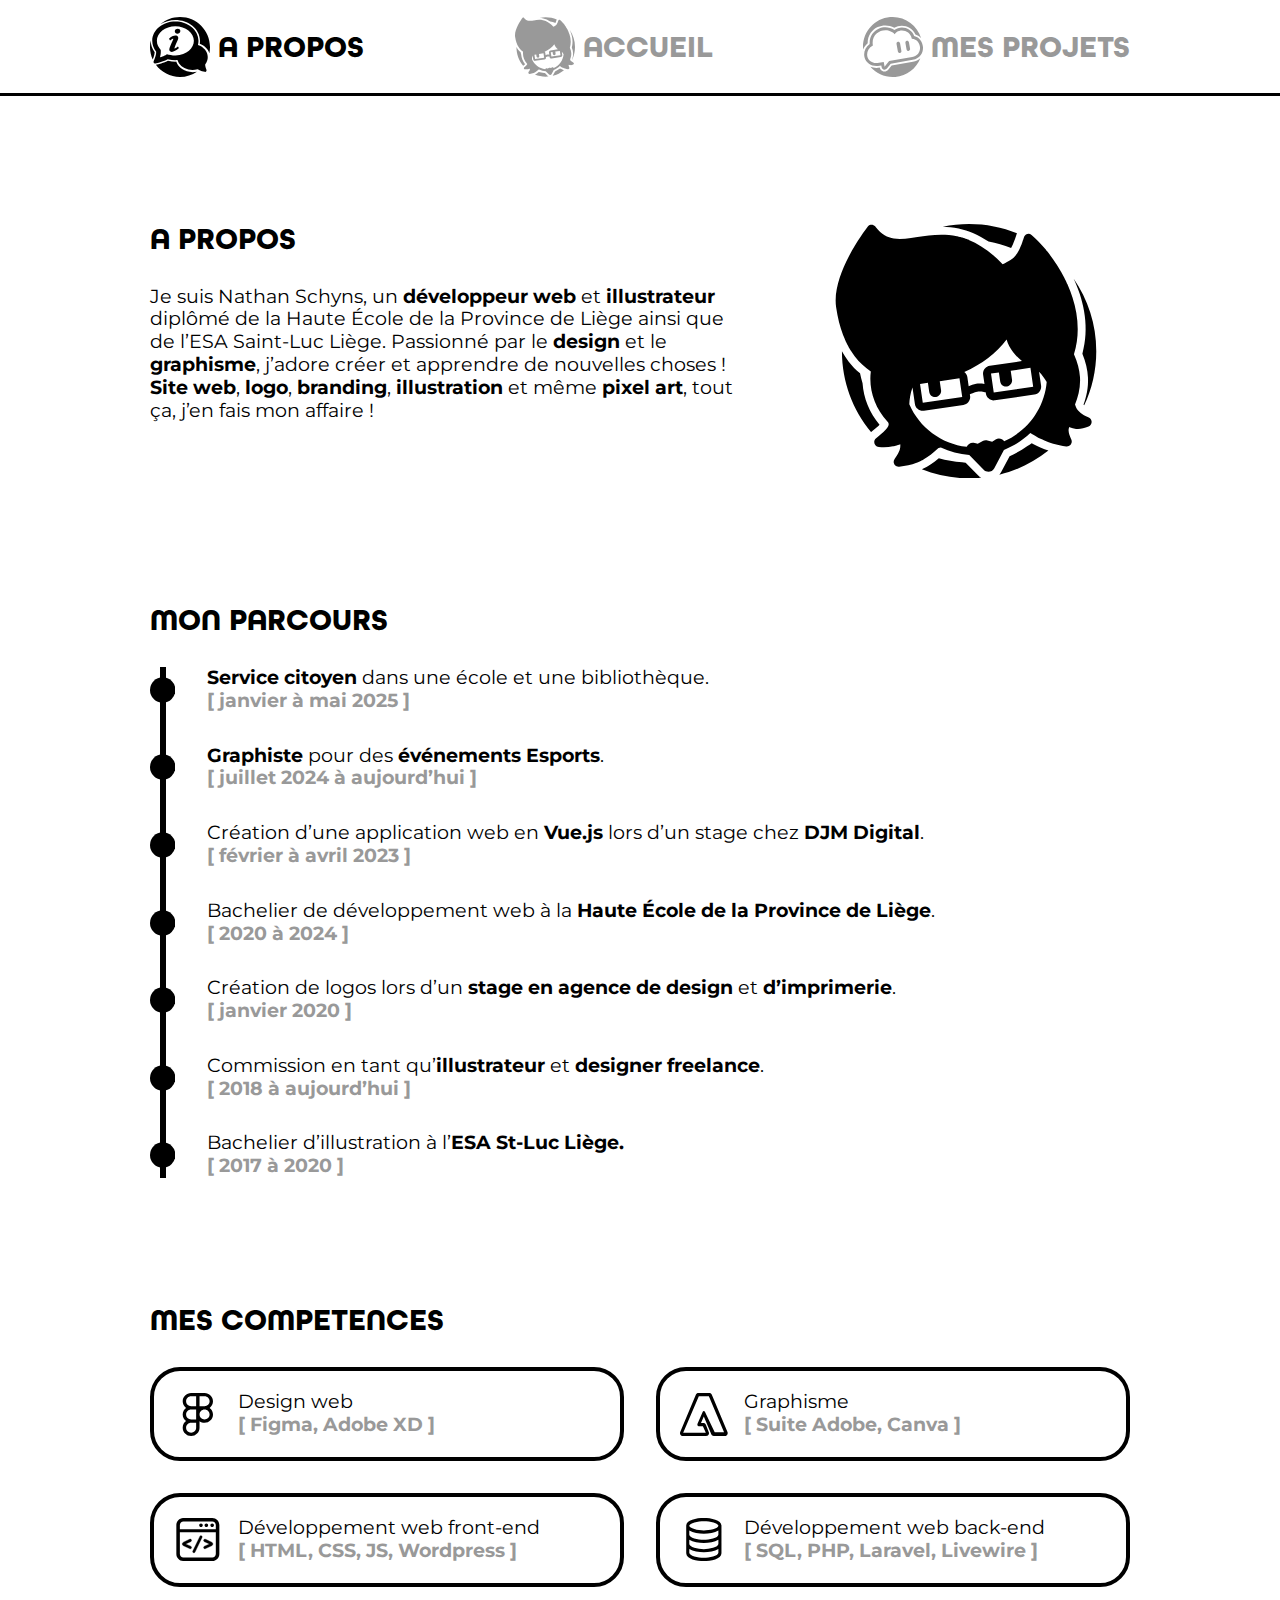
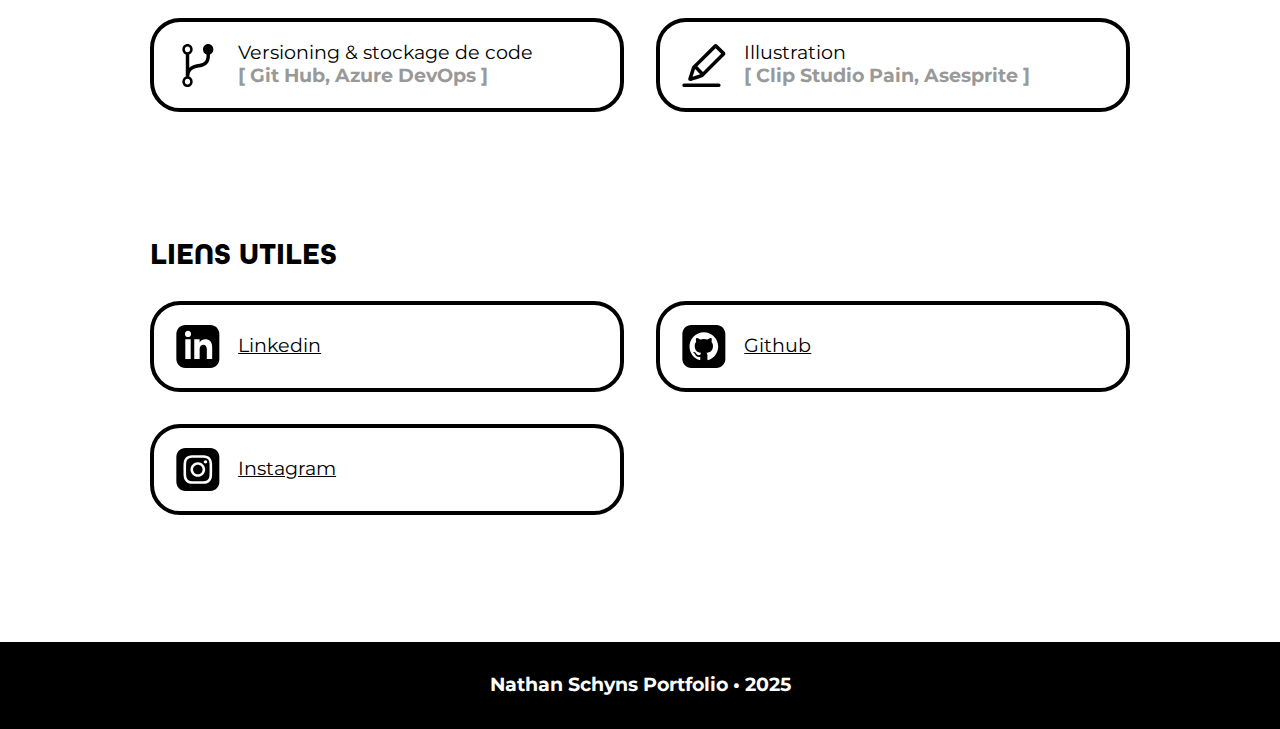
<file: html/about.html>
<html lang="fr">

<head>
    <meta charset="UTF-8">
    <meta name="viewport" content="width=device-width, initial-scale=1.0">
    <meta name="author" content="Nathan Schyns">
    <meta name="keywords"
        content="Nathan, Schyns, Portfolio, Web, Designer, Illustrateur, Graphiste, Pixel art, Welkenraedt, Liège, Belgique, Créatif, Original, Minimaliste">
    <meta name="description"
        content="Je suis Nathan Schyns, un développeur web et illustrateur diplômé de la Haute École de la Province de Liège ainsi que de l’ESA Saint-Luc Liège. Passionné par le design et le graphisme, j’adore créer et apprendre de nouvelles choses ! Site web, logo, branding, illustration et même pixel art, tout ça, j’en fais mon affaire !">

    <meta property="og:title" content="Nathan Schyns • Portfolio" />
    <meta property="og:type" content="website" />
    <meta property="og:url" content="https://portfolio.nathan-schyns.be" />
    <meta property="og:description" content="Nathan Schyns, développeur web et illustrateur belge !" />
    
    <link rel="shortcut icon" href="../favicon/favicon.svg" />
    <link rel="stylesheet" href="../css/style.css">
    <script defer src="https://cloud.umami.is/script.js" data-website-id="1c2870d8-38aa-4b54-b116-16b489d5bdde"></script>

    <title>Nathan Schyns • A propos</title>
</head>

<body>
    <header>
        <h1>Nathan Schyns • Portfolio</h1>
        <nav>
            <ul>
                <li>
                    <svg width="60" height="60" viewBox="0 0 80 80" xmlns="http://www.w3.org/2000/svg">
                        <path d="M23.9492 58.335C27.4585 59.1358 30.8398 59.5078 34.0635 59.5078C34.3584 59.5078 34.6521 59.5043 34.9443 59.498C38.1494 68.8804 49.1641 75.5522 62.5654 73.0283C56.1419 77.4254 48.3722 80 40 80C26.8262 80 15.1407 73.6309 7.85254 63.8047C10.1525 63.2719 12.5629 62.6336 14.8643 61.9268C18.2778 60.8784 21.5869 59.6413 23.9492 58.335Z"/>
                        <path fill-rule="evenodd" clip-rule="evenodd" d="M34.1484 24.7969C35.4661 24.8271 36.678 25.2584 37.2969 26.3203C37.9096 27.3718 37.8286 28.8548 37.0205 30.7197C35.0527 35.261 33.6646 38.2812 32.8721 40.6113C32.7336 41.0182 32.6643 41.3316 32.6436 41.5635C32.6224 41.8 32.6555 41.9117 32.6758 41.9521C32.6846 41.9697 32.6877 41.976 32.7217 41.9844C32.778 41.9981 32.8941 42.0024 33.0908 41.9531C33.4854 41.8541 34.0334 41.584 34.6826 41.1572C35.3228 40.7364 36.0296 40.1847 36.7383 39.5566L37.1768 39.168L37.4912 39.6621C37.8869 40.2825 38.022 40.4915 38.4219 41.2139L38.6123 41.5596L38.3213 41.8252C35.0756 44.7901 31.5772 46.4786 29.0928 46.5C27.8331 46.5108 26.7382 46.0858 26.1611 45.0645C25.6025 44.0756 25.6196 42.6759 26.1904 40.9404C26.9235 38.7091 27.9804 36.2659 28.9092 34.2246C29.851 32.1546 30.6373 30.5448 30.8711 29.9014C31.0329 29.4535 31.0478 29.1525 31.0068 28.9961C30.9894 28.9298 30.9674 28.9069 30.957 28.8984C30.9462 28.8897 30.9093 28.8643 30.8125 28.8584C30.5962 28.8453 30.1949 28.9344 29.5635 29.2754C28.9463 29.6086 28.1613 30.1533 27.1953 30.9688L26.7305 31.3623L25.3838 28.9297L25.6387 28.6641C27.9609 26.2401 31.5164 24.7366 34.1484 24.7969Z"/>
                        <path fill-rule="evenodd" clip-rule="evenodd" d="M34.4248 16.4336C35.9137 15.217 38.1349 15.1733 39.4893 16.4004L39.6182 16.5225L39.6191 16.5244C40.9843 17.915 40.7124 20.0847 39.1582 21.3545C37.6217 22.6099 35.303 22.6196 33.9639 21.2646C32.5905 19.8749 32.8729 17.7042 34.4248 16.4336Z"/>
                        <path fill-rule="evenodd" clip-rule="evenodd" d="M33.832 6C50.0159 6 64.665 16.818 64.665 31.8145C64.665 33.6337 64.4276 35.4385 63.9746 37.1992C71.4102 39.6598 77 45.6952 77 53.2842C77 53.3493 76.996 53.4144 76.9951 53.4795C77.0686 57.0065 75.8656 60.4766 73.5537 63.2471C73.5213 64.3685 73.7399 65.6664 74.1084 67.0195C74.4132 68.1162 74.8114 69.2452 75.2529 70.3447C75.8678 71.8764 74.5895 73.5447 72.9883 73.1445C70.561 72.5379 68.0382 71.7695 66.0234 70.9502C65.8828 70.8935 65.7453 70.8345 65.6094 70.7773C65.5339 70.7452 65.4585 70.7148 65.3848 70.6826C64.6542 70.3677 64.0017 70.0475 63.459 69.7266C59.0276 70.8016 54.8897 70.7968 51.2471 69.9639C43.711 68.369 38.3445 63.3164 36.6074 57.4248C35.7729 57.4794 34.9247 57.5078 34.0635 57.5078C30.7644 57.5078 27.277 57.0993 23.6357 56.2061C20.1235 58.3659 13.1529 60.546 7.0752 61.9326C5.46444 62.3001 4.19231 60.6212 4.8584 59.1094C6.74975 54.8184 8.36851 49.9622 8.25684 46.3252C4.89623 42.2949 3.00008 37.1026 3 31.8145C3 16.8985 17.5496 6.00013 33.832 6ZM33.832 12.1875C20.232 12.1876 9.16602 20.9938 9.16602 31.8145C9.16612 37.5939 11.772 40.8945 14.3525 43.9883C14.4481 47.0852 14.6116 49.1383 13.332 53.8301C18.7277 52.0992 19.6222 51.4188 22.6006 49.5859C25.6837 50.3401 29.1922 51.3203 34.0635 51.3203C49.1588 51.3203 58.4978 41.1948 58.498 31.8145C58.498 20.9937 47.4322 12.1875 33.832 12.1875Z"/>
                        <path d="M1 31.8145C1.00008 37.323 2.88785 42.7272 6.25488 47.0273C6.19575 48.9297 5.65428 51.2838 4.79395 53.8125C4.45805 54.7998 4.07902 55.7927 3.67773 56.7715C1.31846 51.6705 0 45.9895 0 40C0 36.9116 0.350173 33.905 1.0127 31.0176C1.00435 31.2819 1 31.5475 1 31.8145Z"/>
                        <path d="M40 0C62.0914 0 80 17.9086 80 40C80 42.8509 79.6988 45.6314 79.1318 48.3135C77.2107 42.4291 72.2914 38.0067 66.334 35.7275C66.5508 34.4402 66.665 33.1332 66.665 31.8145C66.665 15.3311 50.6947 4 33.832 4C26.5587 4.00006 19.4898 6.09911 13.7852 9.78711C20.8056 3.69042 29.9718 0 40 0Z"/>
                    </svg>
                    <span>
                        A propos
                    </span>
                </li>
                <li>
                    <a href="../index.html">
                        <svg width="60" height="60" viewBox="0 0 81 80" xmlns="http://www.w3.org/2000/svg">
                            <path d="M32.0638 73.6877C34.3906 74.3523 36.8169 74.7765 39.3151 74.9324C39.6752 74.9865 40.0373 75.0336 40.4011 75.0732L44.2416 79.0364C44.5488 79.3534 44.8873 79.6138 45.2456 79.8196C44.0049 79.9384 42.7475 80 41.4761 80C36.2864 80 31.3306 78.9871 26.7904 77.147C26.903 77.0962 27.016 77.0445 27.1288 76.9907C28.8162 76.187 30.4026 75.1001 32.0638 73.6877Z"/>
                            <path d="M60.9329 68.9387C61.2134 69.0962 61.5102 69.2583 61.8225 69.4209C63.0172 70.0427 64.4776 70.7081 66.1288 71.2661C61.7193 74.8319 56.5392 77.4626 50.8813 78.8604C51.1131 78.5934 51.3194 78.2936 51.4924 77.9612L54.0627 73.0208C56.0537 72.1644 57.9118 71.0808 59.6104 69.8069C60.0581 69.5273 60.4991 69.238 60.9329 68.9387Z"/>
                            <path fill-rule="evenodd" clip-rule="evenodd" d="M10.0689 0.703857C10.7316 -0.0664302 11.7888 0.15713 12.2816 0.744873L12.3286 0.804932L12.5004 1.03125C14.276 3.32655 16.1212 4.25711 18.0944 4.57324C19.7074 4.83166 21.4434 4.69001 23.4124 4.4126C23.4127 4.41245 23.4131 4.4125 23.4133 4.41235C24.0596 4.32129 24.731 4.21603 25.4313 4.10498C28.9906 3.54056 33.1401 2.87096 37.7152 3.8584C37.8049 3.87777 37.8947 3.89807 37.9847 3.9187C38.1893 3.96563 38.3947 4.0157 38.6005 4.06934C38.6202 4.07445 38.6398 4.07955 38.6594 4.08472C38.7115 4.09846 38.7637 4.11228 38.816 4.12646C38.8429 4.13378 38.8698 4.14125 38.8968 4.14868C38.9416 4.16105 38.9865 4.17358 39.0314 4.18628C39.0581 4.19383 39.0848 4.20156 39.1115 4.20923C39.1615 4.22357 39.2115 4.23817 39.2615 4.25293C39.2854 4.25997 39.3093 4.26704 39.3332 4.27417C39.3964 4.29305 39.4597 4.31224 39.523 4.33179C39.5287 4.33354 39.5345 4.33515 39.5401 4.33691C39.5962 4.35427 39.6523 4.372 39.7085 4.38989C39.7374 4.39908 39.7663 4.40816 39.7951 4.41748C39.9893 4.48021 40.1839 4.54651 40.3792 4.61572C40.4155 4.6286 40.4519 4.64144 40.4882 4.65454C40.6298 4.70558 40.7718 4.75818 40.914 4.81274C40.9241 4.81664 40.9342 4.82079 40.9444 4.82471C41.012 4.85078 41.0797 4.87717 41.1475 4.90405C41.155 4.90702 41.1624 4.9101 41.1699 4.91309C41.233 4.93817 41.2961 4.96346 41.3593 4.98926C41.3685 4.993 41.3776 4.99673 41.3868 5.00049H41.3861C44.7327 6.37248 48.2347 8.74661 51.9061 12.6409C53.9101 11.7676 55.0665 10.9646 55.9239 9.91309C56.2357 9.53066 56.5179 9.10363 56.7875 8.60889C56.9337 8.34058 57.0756 8.0522 57.2169 7.74023C57.2217 7.72953 57.2265 7.71877 57.2314 7.70801C57.3583 7.4261 57.4842 7.12488 57.6113 6.80176C57.6375 6.73517 57.6636 6.6676 57.6899 6.59912C57.7217 6.51658 57.7538 6.43278 57.7857 6.34741C57.8586 6.15243 57.9319 5.94992 58.0064 5.7395C58.1002 5.47474 58.1957 5.19746 58.2933 4.90649C58.3086 4.86087 58.3237 4.81485 58.3391 4.76855C58.4109 4.55275 58.4845 4.32976 58.5591 4.09888C58.5674 4.07316 58.5765 4.04765 58.5864 4.02246L58.6185 3.94775C58.9728 3.17994 60.0383 2.70651 60.8788 3.42505C62.2167 4.56878 63.7804 6.17261 65.374 8.13794L65.3745 8.13843C65.3755 8.13972 65.3766 8.14104 65.3776 8.14233C65.4449 8.22533 65.5122 8.30903 65.5795 8.39331C65.5927 8.40976 65.6059 8.42613 65.6191 8.44263C66.2898 9.28386 66.9638 10.1881 67.6269 11.1479C67.6417 11.1694 67.6565 11.1909 67.6713 11.2124C67.9549 11.6242 68.2364 12.0462 68.5146 12.4778C68.5374 12.5131 68.5602 12.5485 68.5829 12.584C68.6288 12.6555 68.6745 12.7273 68.7202 12.7993C68.7407 12.8317 68.7612 12.864 68.7817 12.8965C69.1342 13.4554 69.4808 14.0296 69.8192 14.6179C69.8307 14.6378 69.8421 14.6578 69.8535 14.6777C69.9077 14.7722 69.9616 14.867 70.0154 14.9622C70.0294 14.9871 70.0436 15.0119 70.0576 15.0369C70.2558 15.3894 70.4508 15.7468 70.6423 16.1089C70.6566 16.1359 70.6708 16.1631 70.685 16.1902C70.9404 16.6752 71.1895 17.1683 71.4307 17.6692C71.4389 17.6863 71.4471 17.7035 71.4553 17.7207C71.5097 17.8341 71.5638 17.9479 71.6174 18.062C71.6257 18.0797 71.6339 18.0975 71.6423 18.1152C71.686 18.2087 71.7295 18.3025 71.7728 18.3965C71.7917 18.4376 71.8104 18.4788 71.8292 18.52C71.8692 18.6076 71.9089 18.6954 71.9484 18.7834C71.9652 18.8209 71.9821 18.8582 71.9988 18.8958C72.0562 19.0248 72.1133 19.1542 72.1696 19.2842C72.7047 20.5192 73.1903 21.7993 73.6098 23.1155C73.6168 23.1376 73.624 23.1597 73.631 23.1819C75.3774 28.6956 75.9527 34.8405 74.0652 40.9724C75.2036 43.5126 75.7717 45.8475 75.9263 48.0183C75.9276 48.0352 75.9288 48.0522 75.93 48.0691C75.9369 48.1702 75.9432 48.2709 75.9483 48.3713L75.9611 48.6709C76.0658 51.7537 75.3404 54.4088 74.3967 56.7412C74.503 57.0738 74.7925 57.9625 75.1551 58.4211C75.2867 58.5875 75.4332 58.7537 75.5932 58.9177C75.6607 58.9869 75.7307 59.0556 75.8031 59.1238C75.8098 59.1301 75.8164 59.1365 75.8231 59.1428C75.9021 59.2167 75.9839 59.2899 76.0684 59.3621C76.7309 59.9278 77.5595 60.4343 78.5109 60.7693C79.1674 61.0004 79.5165 61.5928 79.5528 62.1528C79.5899 62.7254 79.3018 63.3974 78.6127 63.6902C77.1542 64.3098 75.933 64.5647 74.7231 64.4426C74.0085 64.3705 73.3471 64.1692 72.7003 63.9023C72.6659 63.8882 72.6312 63.8744 72.5968 63.8599C72.5238 64.0566 72.4738 64.2412 72.4424 64.418C72.4291 64.4929 72.4195 64.5664 72.4125 64.6389C72.3994 64.7759 72.3967 64.9093 72.4026 65.0415C72.4337 65.7297 72.6939 66.5317 73.2467 67.7791C73.7132 68.8318 72.9042 70.0908 71.6789 69.9629C70.2514 69.8137 68.8848 69.5088 67.617 69.1218C67.609 69.1194 67.6009 69.117 67.5929 69.1145C66.6293 68.8193 65.723 68.4767 64.8908 68.1184C64.8854 68.1161 64.88 68.1137 64.8746 68.1113C64.4645 67.9344 64.0723 67.7538 63.7003 67.5732C63.6916 67.569 63.6829 67.5648 63.6743 67.5605C63.4244 67.439 63.1835 67.3177 62.9525 67.1975C61.9523 66.6769 61.1227 66.1733 60.5114 65.7764C58.1838 68.0285 55.407 69.8385 52.2981 71.0479L49.3068 76.7966C48.6559 78.0472 46.983 78.2949 46.005 77.2859L41.5286 72.6663C38.4096 72.4383 35.4192 71.618 32.6876 70.3022L31.9683 70.4353C30.263 72.0367 28.7656 73.2186 27.2791 74.0901C27.2612 74.1006 27.2431 74.1109 27.2251 74.1213C27.1783 74.1486 27.1315 74.1755 27.0847 74.2021C27.071 74.2099 27.0574 74.2176 27.0437 74.2253C26.9911 74.2551 26.9385 74.2845 26.8859 74.3135C26.8754 74.3193 26.8649 74.325 26.8543 74.3308C26.7407 74.393 26.6272 74.4535 26.5135 74.5122C26.4949 74.5218 26.4763 74.5313 26.4577 74.5408C26.4188 74.5607 26.3797 74.5803 26.3407 74.5999C26.3135 74.6135 26.2862 74.6272 26.259 74.6406C26.1984 74.6705 26.1378 74.7001 26.0771 74.729C26.0207 74.7558 25.9643 74.7819 25.908 74.8079C25.8846 74.8186 25.8611 74.8292 25.8378 74.8398C25.8029 74.8557 25.768 74.8714 25.7331 74.887C25.71 74.8972 25.6871 74.9076 25.6641 74.9177C25.6297 74.9328 25.5952 74.9476 25.5608 74.9624C25.535 74.9735 25.5092 74.9847 25.4834 74.9956C25.4578 75.0064 25.4323 75.0174 25.4067 75.0281C25.3715 75.0427 25.3364 75.0572 25.3013 75.0715C25.2539 75.0909 25.2066 75.1101 25.1592 75.1289C23.469 75.7989 21.7411 76.1255 19.734 76.3367C18.3713 76.48 17.5658 74.9404 18.3214 73.8789C18.5732 73.5252 18.7927 73.1995 18.984 72.8958L19.0759 72.7478C19.2489 72.4657 19.3963 72.2021 19.521 71.9517C19.5572 71.8789 19.5916 71.8073 19.624 71.7366C19.6463 71.688 19.6677 71.64 19.6882 71.5923C19.8016 71.3288 19.8895 71.078 19.954 70.8318C20.0689 70.3937 20.1197 69.9385 20.0944 69.4172L20.0884 69.312C19.9629 69.3543 19.8386 69.3946 19.7157 69.4338C19.4682 69.5129 19.2253 69.5859 18.985 69.6528C18.9638 69.6587 18.9427 69.6648 18.9215 69.6707C18.7463 69.7188 18.5724 69.7635 18.399 69.8052C18.3918 69.8069 18.3846 69.8086 18.3773 69.8103C18.1973 69.8532 18.0179 69.8928 17.8382 69.9287C17.8357 69.9292 17.8333 69.9297 17.8309 69.9302C16.4953 70.1961 15.1407 70.2673 13.411 70.1362C11.9777 70.0275 11.5023 68.2318 12.573 67.3735L13.1353 66.9194C14.4157 65.8772 15.4645 64.9483 16.0545 64.0779C16.103 64.0063 16.146 63.9373 16.185 63.8716L16.1852 63.8718C16.4063 63.4993 16.4816 63.2189 16.4848 63.0117C16.488 62.8076 16.4256 62.5264 16.0733 62.1377C12.057 57.7066 10.2339 51.8631 10.9275 46.3738C9.1373 45.1897 7.45902 43.6527 5.96964 41.6899C5.52593 41.1052 5.10045 40.484 4.69423 39.8254C4.682 39.8056 4.66976 39.7858 4.65756 39.7659C4.63036 39.7215 4.60305 39.6771 4.57603 39.6323C4.55918 39.6044 4.54263 39.5763 4.52585 39.5483C4.50281 39.5099 4.47976 39.4713 4.45686 39.4326C4.44416 39.4112 4.4314 39.3897 4.41874 39.3682C4.38712 39.3144 4.35555 39.2603 4.32418 39.2061C4.31578 39.1915 4.30747 39.1769 4.29909 39.1624C4.26995 39.1117 4.24092 39.0608 4.212 39.0098C4.20348 38.9947 4.19493 38.9797 4.18643 38.9646C4.15762 38.9135 4.12891 38.8621 4.10031 38.8105C4.08679 38.7862 4.07325 38.7618 4.05978 38.7373C3.99544 38.6204 3.93169 38.5024 3.86848 38.3833C3.85731 38.3622 3.84609 38.3412 3.83495 38.3201C3.80786 38.2687 3.78101 38.2171 3.75414 38.1653C3.74199 38.1419 3.72982 38.1185 3.71771 38.095C3.65219 37.9678 3.58726 37.8395 3.52304 37.71C3.51412 37.692 3.50515 37.674 3.49626 37.656C3.43775 37.5373 3.37998 37.4176 3.32257 37.2969C3.25466 37.1541 3.18749 37.0099 3.12114 36.8643C2.8626 36.2967 2.61582 35.7073 2.38175 35.0952C2.34757 35.0058 2.31359 34.916 2.27995 34.8257V34.825C1.34822 32.3228 0.623084 29.4502 0.147435 26.1638C-0.606672 20.9529 1.65724 14.9476 4.09018 10.2168C6.55596 5.42219 9.35321 1.64201 10.0041 0.78418L10.0689 0.703857ZM63.8446 50.8027C64.0417 52.1654 63.1042 53.4326 61.7509 53.6333L49.4969 55.45C48.1435 55.6505 46.8865 54.7086 46.6891 53.3459L46.625 52.9019C46.4648 52.8733 46.2843 52.8433 46.0914 52.8154C45.3573 52.7094 44.5716 52.6519 44.0334 52.7317C43.4952 52.8115 42.7588 53.0946 42.0857 53.4092C41.9553 53.4701 41.8317 53.5307 41.7175 53.5876L41.7877 54.0725C41.9848 55.4352 41.0474 56.7024 39.6941 56.9031L27.4403 58.7195C26.0869 58.9201 24.8299 57.9782 24.6325 56.6155L23.8811 51.4231C23.1898 53.3531 22.9444 55.1888 22.8954 56.6772C26.0235 64.0209 32.8641 69.158 40.7456 70.0862C41.1082 69.1989 42.0534 68.556 43.1654 68.8452L43.2605 68.8721L44.1576 69.1465L45.5944 68.2947L45.6854 68.2439C46.1449 68.002 46.6794 67.9427 47.1818 68.0803L48.6354 68.479L49.6197 67.8413L49.7034 67.7898C50.6959 67.2044 51.7822 67.5634 52.3695 68.3206C59.7848 65.0245 64.9005 57.8541 65.5926 49.6814C65.0017 48.6588 64.2251 47.5431 63.2178 46.4736L63.8446 50.8027ZM32.3521 49.4216L32.7629 52.26C32.9108 53.2821 32.2078 54.2326 31.1927 54.3831C30.1776 54.5335 29.2349 53.827 29.087 52.8049L28.6761 49.9666L26.2259 50.3298L27.0833 56.2522L39.3368 54.4358L38.4797 48.5132L32.3521 49.4216ZM54.4089 46.1521L54.8197 48.9902C54.9677 50.0123 54.2644 50.963 53.2493 51.1135C52.2342 51.264 51.2912 50.5572 51.1433 49.5352L50.7325 46.697L48.2827 47.0601L49.1399 52.9827L61.3939 51.166L60.5365 45.2437L54.4089 46.1521ZM53.126 36.3257C49.9857 40.6317 45.3859 44.1598 39.9869 46.5327C40.4808 46.9135 40.8337 47.4807 40.9306 48.1499L41.3448 51.011C42.0224 50.7098 42.8854 50.3814 43.6764 50.2642C44.5147 50.1399 45.4976 50.2198 46.2513 50.3201L45.832 47.4233C45.6349 46.0606 46.5721 44.7932 47.9255 44.5925L57.8957 43.1145C56.8711 42.3041 55.9496 41.371 55.1794 40.3516C54.2624 39.1378 53.5404 37.7727 53.126 36.3257Z"/>
                            <path d="M1.95235 40.0452C2.58489 41.1845 3.27199 42.2391 4.01033 43.2122C5.10963 44.6609 6.30815 45.9083 7.57964 46.9746C7.79313 48.0431 8.05494 49.0938 8.36221 50.1245C8.67622 54.7709 10.497 59.365 13.6426 63.1267C13.2172 63.592 12.5538 64.184 11.5943 64.9653L11.0322 65.4192C11.0172 65.4313 11.0026 65.444 10.9878 65.4563C5.3521 58.5509 1.9629 49.6985 1.95235 40.0452Z"/>
                            <path d="M73.9313 17.1663C78.3871 23.6409 81 31.5116 81 40C81 46.096 79.652 51.8733 77.242 57.0439C77.194 56.9908 77.1484 56.9382 77.1062 56.886C77.1012 56.8772 77.0931 56.8636 77.0831 56.8445C77.07 56.8194 77.0563 56.7903 77.0411 56.7578C77.928 54.3352 78.582 51.5094 78.4152 48.2419C78.2951 45.8915 77.755 43.422 76.6862 40.8071C78.883 32.7357 77.2575 24.8025 74.4317 18.2803C74.2692 17.9054 74.1022 17.534 73.9313 17.1663Z"/>
                            <path d="M41.4761 0C46.7415 2.73709e-06 51.7664 1.04217 56.3605 2.93359C56.3044 3.0593 56.2542 3.18867 56.2112 3.32178C55.5106 5.48981 55.0103 6.74149 54.5262 7.57764C52.2982 6.65821 49.9542 5.96739 47.5226 5.53345C44.3652 3.3548 41.2703 2.06944 38.2305 1.41333C36.5209 1.04436 34.8681 0.885913 33.2934 0.858887C35.9335 0.29639 38.6706 0 41.4761 0Z"/>
                        </svg>
                        <span>
                            Accueil
                        </span>
                    </a>
                </li>
                <li>
                    <a href="./project.html">
                        <svg width="60" height="60" viewBox="0 0 80 80" xmlns="http://www.w3.org/2000/svg">
                            <path d="M76.4625 54.8636C71.0886 68.421 58.5225 78.4963 43.1163 79.8475C30.021 80.996 17.8556 75.5785 9.80754 66.3029C13.3817 67.7898 17.6328 68.2714 22.2621 67.4535C22.7035 69.9703 24.565 71.9941 27.0196 72.6258C29.4744 73.2575 32.0666 72.3798 33.644 70.3823L38.1853 64.6297L66.5681 59.5956C70.5297 58.893 73.8763 57.237 76.4625 54.8636Z"/>
                            <path d="M46.6479 33.084C47.9411 32.8549 49.1749 33.7269 49.4037 35.0323L51.1992 45.2756C51.4278 46.581 50.5649 47.8248 49.2716 48.0542C47.9782 48.2835 46.7446 47.4114 46.5157 46.1059L44.7193 35.8627C44.4907 34.5573 45.3545 33.3134 46.6479 33.084Z"/>
                            <path d="M58.495 31.794C59.7883 31.5647 61.0228 32.4369 61.2518 33.7422L62.7709 42.41C62.9996 43.7154 62.1366 44.9591 60.8433 45.1886C59.5498 45.418 58.3153 44.5459 58.0864 43.2404L56.5675 34.5736C56.3387 33.2681 57.2016 32.0235 58.495 31.794Z"/>
                            <path fill-rule="evenodd" clip-rule="evenodd" d="M20.8587 15.5901C27.3893 12.6379 35.5704 12.9241 41.9413 17.4211C50.2971 10.76 64.3009 14.1569 68.2179 25.3419C75.4551 27.1039 79.5418 33.6663 79.9624 40.0494C80.2027 43.6965 79.3006 47.5322 76.9934 50.7184C74.6492 53.9555 71.0267 56.2814 66.3033 57.1191L36.9985 62.3164L31.8727 68.8084C30.902 70.0377 29.3065 70.5781 27.7959 70.1894C26.2852 69.8006 25.1396 68.5544 24.868 67.0054L24.4367 64.5445L22.0146 64.9745C12.1589 66.7223 4.66223 61.9914 2.28999 54.6832C0.199329 48.2423 2.45334 40.8164 8.95107 36.0765C8.25194 26.1689 13.6115 18.8664 20.8587 15.5901ZM39.1413 20.3438C27.9364 13.0861 10.1935 21.0089 13.1904 38.1044C-0.317905 45.5297 4.96564 63.9355 21.324 61.0345L27.6489 59.9122L28.7709 66.3131L34.8309 58.6393L65.6127 53.1791C80.7744 50.49 78.3539 29.6421 65.06 28.9048C63.2959 18.8415 51.9146 15.4072 45.0363 20.1062C43.9649 20.8383 43.0024 21.768 42.2028 22.9005C41.2611 21.9007 40.2321 21.0504 39.1413 20.3438Z"/>
                            <path d="M36.161 0.152573C55.1618 -1.51385 72.2074 10.639 77.5514 28.3514C75.592 26.1073 73.0378 24.3039 69.9067 23.2891C65.0975 12.0296 51.091 8.40726 41.705 14.4245C34.8036 10.3159 26.427 10.2721 19.6769 13.3235C11.8972 16.8406 6.03929 24.5514 6.25121 34.9036C3.38694 37.2687 1.33684 40.159 0.138521 43.2653C-1.66882 21.3398 14.4189 2.05943 36.161 0.152573Z"/>
                        </svg>
                        <span>
                            Mes projets
                        </span>
                    </a>
                </li>
            </ul>
        </nav>
    </header>

    <main class="flow" itemscope itemtype="https://schema.org/Person">
        <section class="text-with-img">
            <div>
                <h2>A propos</h2>
                <p>
                    Je suis <span itemprop="name">Nathan Schyns</span>, un <b itemprop="jobTitle">développeur web</b> et <b itemprop="jobTitle">illustrateur</b> diplômé de la Haute École de la
                    Province de Liège ainsi que de l’ESA Saint-Luc Liège. Passionné par le <b>design</b> et le
                    <b>graphisme</b>, j’adore créer et apprendre de nouvelles choses ! <b>Site web</b>, <b>logo</b>,
                    <b>branding</b>, <b>illustration</b> et même <b>pixel art</b>, tout ça, j’en fais mon affaire !
                </p>
            </div>
            <svg width="328" height="320" viewBox="0 0 328 320" xmlns="http://www.w3.org/2000/svg">
                <path d="M129.8 294.751C139.219 297.409 149.042 299.106 159.154 299.729C160.612 299.946 162.078 300.135 163.551 300.293L179.098 316.146C180.342 317.414 181.712 318.455 183.162 319.278C178.14 319.754 173.05 320 167.903 320C146.894 320 126.832 315.948 108.452 308.588C108.908 308.385 109.366 308.178 109.822 307.963C116.653 304.748 123.075 300.4 129.8 294.751Z"/>
                <path d="M246.667 275.755C247.803 276.385 249.004 277.033 250.269 277.684C255.105 280.171 261.017 282.832 267.701 285.064C249.851 299.328 228.881 309.851 205.977 315.441C206.915 314.374 207.75 313.174 208.45 311.845L218.856 292.083C226.916 288.658 234.438 284.323 241.314 279.228C243.126 278.109 244.911 276.952 246.667 275.755Z"/>
                <path fill-rule="evenodd" clip-rule="evenodd" d="M40.7609 2.81543C43.4435 -0.265721 47.723 0.62852 49.7179 2.97949L49.9084 3.21973L50.6037 4.125C57.7916 13.3062 65.2617 17.0284 73.2492 18.293C79.7791 19.3266 86.8066 18.7601 94.7775 17.6504C94.7786 17.6498 94.7803 17.65 94.7814 17.6494C97.3975 17.2852 100.115 16.8641 102.95 16.4199C117.359 14.1623 134.157 11.4838 152.678 15.4336C153.041 15.5111 153.405 15.5923 153.769 15.6748C154.597 15.8625 155.428 16.0628 156.262 16.2773C156.341 16.2978 156.421 16.3182 156.5 16.3389C156.711 16.3938 156.923 16.4491 157.134 16.5059C157.243 16.5351 157.352 16.565 157.461 16.5947C157.643 16.6442 157.824 16.6943 158.006 16.7451C158.114 16.7753 158.222 16.8062 158.33 16.8369C158.533 16.8943 158.735 16.9527 158.938 17.0117C159.034 17.0399 159.131 17.0681 159.228 17.0967C159.484 17.1722 159.74 17.249 159.996 17.3271C160.019 17.3342 160.043 17.3406 160.066 17.3477C160.293 17.4171 160.52 17.488 160.747 17.5596C160.864 17.5963 160.981 17.6326 161.098 17.6699C161.884 17.9208 162.672 18.186 163.462 18.4629C163.609 18.5144 163.756 18.5658 163.903 18.6182C164.477 18.8223 165.052 19.0327 165.627 19.251C165.668 19.2666 165.709 19.2832 165.75 19.2988C166.024 19.4031 166.298 19.5087 166.572 19.6162C166.603 19.6281 166.633 19.6404 166.663 19.6523C166.918 19.7527 167.174 19.8538 167.43 19.957C167.467 19.972 167.504 19.9869 167.541 20.002H167.538C181.086 25.4899 195.263 34.9864 210.125 50.5635C218.238 47.0705 222.919 43.8582 226.39 39.6523C227.652 38.1227 228.795 36.4145 229.886 34.4355C230.478 33.3623 231.052 32.2088 231.624 30.9609C231.644 30.9181 231.663 30.8751 231.683 30.832C232.197 29.7044 232.706 28.4995 233.221 27.207C233.327 26.9407 233.433 26.6704 233.539 26.3965C233.668 26.0663 233.798 25.7311 233.927 25.3896C234.222 24.6097 234.519 23.7997 234.82 22.958C235.2 21.899 235.587 20.7898 235.982 19.626C236.044 19.4435 236.105 19.2594 236.167 19.0742C236.458 18.211 236.756 17.319 237.058 16.3955C237.091 16.2926 237.128 16.1906 237.168 16.0898L237.298 15.791C238.733 12.7197 243.046 10.8261 246.448 13.7002C251.864 18.2751 258.194 24.6904 264.646 32.5518L264.648 32.5537C264.652 32.5589 264.656 32.5641 264.66 32.5693C264.933 32.9013 265.205 33.2361 265.478 33.5732C265.531 33.639 265.585 33.7045 265.638 33.7705C268.353 37.1355 271.081 40.7525 273.766 44.5918C273.826 44.6776 273.886 44.7636 273.945 44.8496C275.093 46.4969 276.233 48.1848 277.36 49.9111C277.452 50.0525 277.544 50.1941 277.636 50.3359C277.822 50.622 278.007 50.9091 278.192 51.1973C278.275 51.3267 278.358 51.4561 278.441 51.5859C279.868 53.8214 281.271 56.1183 282.641 58.4717C282.687 58.5513 282.733 58.6312 282.779 58.7109C282.999 59.0888 283.217 59.4679 283.435 59.8486C283.492 59.9482 283.549 60.0477 283.606 60.1475C284.408 61.5577 285.198 62.9874 285.973 64.4355C286.031 64.5437 286.088 64.6524 286.146 64.7607C287.179 66.7008 288.188 68.6733 289.164 70.6768C289.198 70.7453 289.23 70.8142 289.264 70.8828C289.484 71.3363 289.703 71.7914 289.92 72.248C289.954 72.3189 289.987 72.39 290.021 72.4609C290.198 72.8349 290.374 73.2099 290.549 73.5859C290.626 73.7504 290.701 73.9152 290.777 74.0801C290.939 74.4305 291.1 74.7817 291.26 75.1338C291.328 75.2835 291.396 75.433 291.464 75.583C291.696 76.0992 291.927 76.6169 292.155 77.1367C294.321 82.0766 296.287 87.1973 297.986 92.4619C298.014 92.5505 298.043 92.6389 298.071 92.7275C305.141 114.782 307.47 139.362 299.829 163.89C304.437 174.05 306.738 183.39 307.363 192.073C307.368 192.141 307.373 192.209 307.378 192.276C307.406 192.681 307.432 193.084 307.452 193.485L307.504 194.684C307.928 207.015 304.992 217.635 301.171 226.965C301.602 228.295 302.773 231.85 304.241 233.685C304.774 234.35 305.367 235.015 306.015 235.671C306.288 235.948 306.572 236.222 306.864 236.495C306.892 236.52 306.918 236.546 306.945 236.571C307.265 236.867 307.596 237.16 307.939 237.448C310.62 239.711 313.975 241.737 317.826 243.077C320.484 244.002 321.897 246.371 322.044 248.611C322.194 250.902 321.028 253.59 318.238 254.761C312.334 257.239 307.391 258.259 302.492 257.771C299.6 257.482 296.922 256.677 294.304 255.609C294.164 255.553 294.024 255.498 293.885 255.439C293.589 256.227 293.387 256.965 293.26 257.672C293.206 257.971 293.167 258.266 293.139 258.556C293.086 259.104 293.075 259.637 293.099 260.166C293.224 262.919 294.278 266.127 296.516 271.116C298.404 275.327 295.129 280.363 290.169 279.852C284.39 279.255 278.858 278.035 273.726 276.487C273.693 276.477 273.661 276.468 273.628 276.458C269.727 275.277 266.058 273.907 262.69 272.474C262.668 272.464 262.646 272.455 262.624 272.445C260.964 271.738 259.376 271.015 257.87 270.293C257.835 270.276 257.8 270.259 257.765 270.242C256.753 269.756 255.778 269.271 254.843 268.79C250.794 266.708 247.436 264.693 244.961 263.105C235.538 272.114 224.297 279.354 211.712 284.191L199.603 307.187C196.968 312.189 190.195 313.18 186.236 309.144L168.115 290.665C155.489 289.753 143.383 286.472 132.325 281.209L129.413 281.741C122.51 288.147 116.448 292.874 110.431 296.36C110.358 296.403 110.285 296.444 110.212 296.485C110.023 296.594 109.833 296.702 109.644 296.809C109.588 296.84 109.533 296.87 109.478 296.901C109.265 297.02 109.052 297.138 108.839 297.254C108.796 297.277 108.754 297.3 108.711 297.323C108.251 297.572 107.792 297.814 107.331 298.049C107.256 298.087 107.181 298.125 107.106 298.163C106.948 298.243 106.79 298.321 106.632 298.399C106.522 298.454 106.411 298.509 106.301 298.562C106.056 298.682 105.81 298.8 105.565 298.916C105.337 299.023 105.108 299.128 104.88 299.231C104.785 299.275 104.691 299.317 104.596 299.359C104.455 299.423 104.313 299.486 104.172 299.548C104.079 299.589 103.986 299.63 103.893 299.671C103.754 299.731 103.614 299.79 103.475 299.85C103.37 299.894 103.266 299.939 103.161 299.982C103.058 300.026 102.954 300.07 102.851 300.112C102.709 300.171 102.566 300.229 102.424 300.286C102.232 300.363 102.041 300.44 101.849 300.516C95.0066 303.196 88.012 304.502 79.8869 305.347C74.3701 305.92 71.1096 299.762 74.1681 295.516C75.1874 294.101 76.0763 292.798 76.8507 291.583L77.2228 290.991C77.9232 289.863 78.5195 288.808 79.0246 287.807C79.1712 287.516 79.3103 287.229 79.4416 286.946C79.5317 286.752 79.6182 286.56 79.7013 286.369C80.1603 285.315 80.5161 284.312 80.7775 283.327C81.2425 281.575 81.4482 279.754 81.3459 277.669L81.3214 277.248C80.8136 277.417 80.3104 277.578 79.8127 277.735C78.8107 278.052 77.8273 278.343 76.8547 278.611C76.7689 278.635 76.6834 278.659 76.5978 278.683C75.8885 278.875 75.1844 279.054 74.4826 279.221C74.4533 279.228 74.424 279.234 74.3947 279.241C73.6661 279.413 72.9399 279.571 72.2121 279.715C72.2023 279.717 72.1925 279.719 72.1828 279.721C66.7759 280.784 61.2924 281.069 54.2902 280.545C48.4877 280.11 46.5633 272.927 50.8976 269.494L53.174 267.678C58.3575 263.509 62.6031 259.793 64.9914 256.312C65.1877 256.025 65.3618 255.749 65.5197 255.486L65.5207 255.487C66.4156 253.997 66.7205 252.876 66.7336 252.047C66.7463 251.231 66.4937 250.106 65.0675 248.551C48.8088 230.826 41.4288 207.452 44.2365 185.495C36.9894 180.759 30.1955 174.611 24.1662 166.76C22.37 164.421 20.6475 161.936 19.0031 159.302C18.9536 159.222 18.904 159.143 18.8547 159.063C18.7445 158.886 18.634 158.708 18.5246 158.529C18.4564 158.418 18.3894 158.305 18.3215 158.193C18.2282 158.04 18.1349 157.885 18.0422 157.73C17.9907 157.645 17.9391 157.559 17.8879 157.473C17.7598 157.257 17.632 157.041 17.505 156.824C17.471 156.766 17.4374 156.708 17.4035 156.649C17.2855 156.447 17.168 156.243 17.0509 156.039C17.0165 155.979 16.9818 155.919 16.9474 155.858C16.8308 155.654 16.7146 155.448 16.5988 155.242C16.5441 155.145 16.4893 155.047 16.4347 154.949C16.1742 154.482 15.9162 154.01 15.6603 153.533C15.6151 153.449 15.5697 153.365 15.5246 153.28C15.4149 153.075 15.3062 152.868 15.1974 152.661C15.1482 152.568 15.099 152.474 15.05 152.38C14.7847 151.871 14.5219 151.358 14.2619 150.84C14.2258 150.768 14.1895 150.696 14.1535 150.624C13.9166 150.149 13.6827 149.67 13.4504 149.188C13.1754 148.616 12.9035 148.04 12.6349 147.457C11.5883 145.187 10.5893 142.829 9.64176 140.381C9.5034 140.023 9.36584 139.664 9.22965 139.303V139.3C5.45783 129.291 2.52235 117.801 0.596842 104.655C-2.45592 83.8115 6.70882 59.7904 16.5578 40.8672C26.5397 21.6888 37.8635 6.56805 40.4982 3.13672L40.7609 2.81543ZM258.454 203.211C259.252 208.661 255.457 213.73 249.979 214.533L200.372 221.8C194.894 222.602 189.805 218.834 189.006 213.384L188.746 211.607C188.098 211.493 187.367 211.373 186.586 211.262C183.615 210.838 180.434 210.608 178.255 210.927C176.077 211.246 173.095 212.378 170.37 213.637C169.842 213.881 169.342 214.123 168.88 214.351L169.164 216.29C169.962 221.741 166.167 226.809 160.689 227.612L111.083 234.878C105.604 235.68 100.516 231.913 99.717 226.462L96.675 205.692C93.8767 213.412 92.883 220.755 92.6847 226.709C105.348 256.084 133.04 276.632 164.945 280.345C166.414 276.795 170.24 274.224 174.741 275.381L175.126 275.488L178.758 276.586L184.574 273.179L184.943 272.976C186.803 272.008 188.967 271.771 191 272.321L196.885 273.916L200.869 271.365L201.208 271.159C205.226 268.818 209.623 270.253 212.001 273.282C242.02 260.098 262.729 231.416 265.53 198.726C263.138 194.635 259.995 190.173 255.917 185.895L258.454 203.211ZM130.967 197.687L132.63 209.04C133.229 213.128 130.383 216.93 126.274 217.532C122.164 218.134 118.348 215.308 117.749 211.22L116.086 199.866L106.167 201.319L109.638 225.009L159.242 217.743L155.773 194.053L130.967 197.687ZM220.257 184.608L221.92 195.961C222.519 200.049 219.672 203.852 215.563 204.454C211.453 205.056 207.636 202.229 207.037 198.141L205.374 186.788L195.457 188.24L198.927 211.931L248.533 204.664L245.063 180.975L220.257 184.608ZM215.064 145.303C202.351 162.527 183.73 176.639 161.874 186.131C163.874 187.654 165.302 189.923 165.695 192.6L167.371 204.044C170.114 202.839 173.608 201.526 176.81 201.057C180.203 200.56 184.182 200.879 187.234 201.28L185.536 189.693C184.738 184.242 188.532 179.173 194.011 178.37L234.372 172.458C230.225 169.217 226.494 165.484 223.376 161.406C219.664 156.551 216.741 151.091 215.064 145.303Z"/>
                <path d="M7.90348 160.181C10.4641 164.738 13.2456 168.956 16.2345 172.849C20.6847 178.644 25.5365 183.633 30.6838 187.898C31.548 192.172 32.6078 196.375 33.8517 200.498C35.1229 219.084 42.4936 237.46 55.2277 252.507C53.5057 254.368 50.8201 256.736 46.9357 259.861L44.6603 261.677C44.5995 261.725 44.5405 261.776 44.4806 261.825C21.6663 234.204 7.94615 198.794 7.90348 160.181Z"/>
                <path d="M299.287 68.665C317.325 94.5637 327.902 126.046 327.902 160C327.902 184.384 322.445 207.493 312.69 228.176C312.495 227.963 312.311 227.753 312.14 227.544C312.119 227.509 312.087 227.455 312.046 227.378C311.993 227.278 311.938 227.161 311.876 227.031C315.466 217.341 318.114 206.038 317.439 192.968C316.953 183.566 314.766 173.688 310.44 163.229C319.333 130.943 312.752 99.2101 301.313 73.1211C300.655 71.6215 299.979 70.136 299.287 68.665Z"/>
                <path d="M167.903 0C189.218 1.09484e-05 209.56 4.16868 228.157 11.7344C227.93 12.2372 227.727 12.7547 227.553 13.2871C224.717 21.9592 222.691 26.9659 220.732 30.3105C211.712 26.6328 202.224 23.8696 192.38 22.1338C179.598 13.4192 167.069 8.27778 154.764 5.65332C147.843 4.17743 141.152 3.54365 134.778 3.43555C145.465 1.18556 156.545 0 167.903 0Z"/>
            </svg>
        </section>
        <section>
            <h2>Mon parcours</h2>
            <ol class="timeline">
                <li>
                    <svg width="32" height="32" viewBox="0 0 32 32" fill="none" xmlns="http://www.w3.org/2000/svg">
                        <circle cx="16" cy="16" r="16" fill="black"/>
                    </svg>
                    <div>
                        Bachelier d’illustration à l’<b>ESA St-Luc Liège.</b><br>
                        <em>[ 2017 à 2020 ]</em>
                    </div>
                </li>
                <li>
                    <svg width="32" height="32" viewBox="0 0 32 32" fill="none" xmlns="http://www.w3.org/2000/svg">
                        <circle cx="16" cy="16" r="16" fill="black"/>
                    </svg>
                    <div>
                        Commission en tant qu’<b>illustrateur</b> et <b>designer freelance</b>.<br>
                        <em>[ 2018 à aujourd’hui ]</em>
                    </div>
                </li>
                <li>
                    <svg width="32" height="32" viewBox="0 0 32 32" fill="none" xmlns="http://www.w3.org/2000/svg">
                        <circle cx="16" cy="16" r="16" fill="black"/>
                    </svg>
                    <div>
                        Création de logos lors d’un <b>stage en agence de design</b> et <b>d’imprimerie</b>.<br>
                        <em>[ janvier 2020 ]</em>
                    </div>
                </li>
                <li>
                    <svg width="32" height="32" viewBox="0 0 32 32" fill="none" xmlns="http://www.w3.org/2000/svg">
                        <circle cx="16" cy="16" r="16" fill="black"/>
                    </svg>
                    <div>
                        Bachelier de développement web à la <b>Haute École de la Province de Liège</b>.<br>
                        <em>[ 2020 à 2024 ]</em>
                    </div>
                </li>
                <li>
                    <svg width="32" height="32" viewBox="0 0 32 32" fill="none" xmlns="http://www.w3.org/2000/svg">
                        <circle cx="16" cy="16" r="16" fill="black"/>
                    </svg>
                    <div>
                        Création d’une application web en <b>Vue.js</b> lors d’un stage chez <b>DJM Digital</b>.<br>
                        <em>[ février à avril 2023 ]</em>
                    </div>
                </li>
                <li>
                    <svg width="32" height="32" viewBox="0 0 32 32" fill="none" xmlns="http://www.w3.org/2000/svg">
                        <circle cx="16" cy="16" r="16" fill="black"/>
                    </svg>
                    <div>
                        <b>Graphiste</b> pour des <b>événements Esports</b>.<br>
                        <em>[ juillet 2024 à aujourd’hui ]</em>
                    </div>
                    
                </li>
                <li>
                    <svg width="32" height="32" viewBox="0 0 32 32" fill="none" xmlns="http://www.w3.org/2000/svg">
                        <circle cx="16" cy="16" r="16" fill="black"/>
                    </svg>
                    <div>
                        <b>Service citoyen</b> dans une école et une bibliothèque.<br>
                        <em>[ janvier à mai 2025 ]</em>
                    </div>
                </li>
            </ol>
        </section>
        <section class="skills">
            <h2>Mes competences</h2>
            <ul class="double-col cards-list">
                <li class="web-design">
                    <svg width="43" viewBox="0 0 43 61" xmlns="http://www.w3.org/2000/svg">
                        <path fill-rule="evenodd" clip-rule="evenodd" d="M19.0844 4.74708H11.9579C8.02211 4.74708 4.83149 7.88195 4.83149 11.749C4.83149 15.6161 8.02211 18.751 11.9579 18.751H19.0844V4.74708ZM19.0844 0H23.9159H31.0423C37.6467 0 43 5.26019 43 11.749C43 15.5782 41.136 18.9796 38.2502 21.1245C41.136 23.2695 43 26.6708 43 30.5C43 36.9888 37.6467 42.249 31.0423 42.249C28.372 42.249 25.9061 41.3891 23.9159 39.9356V42.249V49.251C23.9159 55.7398 18.5621 61 11.9579 61C5.35372 61 0 55.7398 0 49.251C0 45.4215 1.86438 42.0204 4.74993 39.8755C1.86438 37.7305 0 34.3292 0 30.5C0 26.6708 1.86442 23.2695 4.75003 21.1245C1.86442 18.9796 0 15.5782 0 11.749C0 5.26019 5.35372 0 11.9579 0H19.0844ZM23.9159 4.74708V18.751H31.0423C34.9783 18.751 38.1685 15.6161 38.1685 11.749C38.1685 7.88195 34.9783 4.74708 31.0423 4.74708H23.9159ZM11.9579 37.5019H19.0844V30.5181V30.5V30.482V23.4981H11.9579C8.02211 23.4981 4.83149 26.633 4.83149 30.5C4.83149 34.3578 8.00684 37.487 11.9297 37.5019L11.9579 37.5019ZM4.83149 49.251C4.83149 45.393 8.00684 42.264 11.9297 42.249L11.9579 42.249H19.0844V49.251C19.0844 53.118 15.8938 56.2529 11.9579 56.2529C8.02211 56.2529 4.83149 53.118 4.83149 49.251ZM23.9159 30.4861C23.9235 26.6254 27.1112 23.4981 31.0423 23.4981C34.9783 23.4981 38.1685 26.633 38.1685 30.5C38.1685 34.3671 34.9783 37.502 31.0423 37.502C27.1112 37.502 23.9235 34.3746 23.9159 30.514V30.4861Z"/>
                    </svg>
                    <span itemprop="skills">
                        Design web<br>
                        <em>[ Figma, Adobe XD ]</em>
                    </span>
                </li>
                <li class="graphism">
                    <svg width="68" viewBox="0 0 68 61" xmlns="http://www.w3.org/2000/svg">
                        <path fill-rule="evenodd" clip-rule="evenodd" d="M0.655294 59.2714C-0.0683257 58.1915 -0.201599 56.8232 0.300142 55.6252L22.5952 2.38881C23.201 0.942264 24.6216 0 26.1967 0H41.8033C43.3784 0 44.799 0.942264 45.4048 2.38881L67.6999 55.6252C68.2016 56.8232 68.0683 58.1915 67.3447 59.2714C66.6211 60.3513 65.4029 61 64.0983 61H48.2131C46.6438 61 45.2273 60.0646 44.6178 58.6259L33.9486 33.4414L29.9123 42.7H33.2744C34.8762 42.7 36.3153 43.6741 36.9035 45.1565L41.0838 55.6929C41.558 56.8881 41.407 58.2393 40.6805 59.3017C39.954 60.3641 38.7462 61 37.4547 61H3.90165C2.59713 61 1.37891 60.3513 0.655294 59.2714ZM36.8132 56.4828L32.6328 47.2172H26.5151C24.9811 47.2172 24.3774 45.1565 24.9811 43.6208L32.4439 26.5021C33.0294 25.1591 34.9473 25.1689 35.5188 26.518L49.4961 55.8473H62.8153L41.1618 4.51723H26.8382L4.54316 56.4828H36.8132Z"/>
                    </svg>
                    <span itemprop="skills">
                        Graphisme<br>
                        <em>[ Suite Adobe, Canva ]</em>
                    </span>
                </li>
                <li class="front-end">
                    <svg width="61" viewBox="0 0 61 61" xmlns="http://www.w3.org/2000/svg">
                        <path d="M34.9141 25.0645C35.8599 25.0645 36.6641 25.8576 36.6641 26.7637C36.664 27.0957 36.5451 27.4136 36.4658 27.5986L36.4619 27.6084L26.5234 48.374C26.368 48.6988 26.1565 48.959 25.8867 49.1377C25.6157 49.3171 25.2995 49.4053 24.9512 49.4053C24.0053 49.4053 23.2012 48.6121 23.2012 47.7061C23.2013 47.3741 23.3201 47.0562 23.3994 46.8711L23.4033 46.8613H23.4043L33.3418 26.0957C33.4972 25.771 33.7088 25.5107 33.9785 25.332C34.2495 25.1527 34.5659 25.0645 34.9141 25.0645ZM40.6143 29.9697C40.951 29.9697 41.2725 30.0909 41.54 30.2246H41.5391L50.1006 34.2891L50.2881 34.3838C51.2061 34.8741 51.7939 35.6297 51.7939 36.6758V36.9297C51.7939 37.9757 51.2061 38.7313 50.2881 39.2217L50.1006 39.3164L41.5391 43.3799C41.2188 43.54 40.9013 43.6589 40.4941 43.6602L40.4951 43.6611C40.4925 43.6612 40.4899 43.6611 40.4873 43.6611V43.6602C39.5263 43.6854 38.6875 42.8525 38.6875 41.8096C38.6876 40.9553 39.1706 40.369 39.9004 40.0322L39.9023 40.0312L47.0664 36.8281L39.9023 33.625L39.9004 33.624C39.1599 33.2823 38.6876 32.6144 38.6875 31.7959C38.6875 30.7055 39.5484 29.9444 40.6143 29.9697ZM19.75 29.9443C20.711 29.9192 21.5498 30.753 21.5498 31.7959C21.5497 32.6502 21.0667 33.2364 20.3369 33.5732L20.335 33.5742L13.1699 36.7773L20.335 39.9805L20.3369 39.9814C21.0774 40.3232 21.5497 40.9912 21.5498 41.8096C21.5498 42.9002 20.6883 43.6605 19.6221 43.6348H19.6201C19.6188 43.6347 19.6175 43.6358 19.6162 43.6357V43.6348C19.2818 43.6333 18.9631 43.5138 18.6973 43.3809V43.3799L10.1367 39.3164C9.11188 38.831 8.44336 38.0454 8.44336 36.9297V36.6758C8.44336 35.5601 9.11188 34.7745 10.1367 34.2891L18.6973 30.2246C19.0173 30.0646 19.3353 29.9458 19.7422 29.9443H19.75Z" stroke="black" stroke-width="0.5"/>
                        <path d="M51 0C56.5228 0 61 4.47715 61 10V51C61 56.5228 56.5228 61 51 61H10L9.48535 60.9873C4.20167 60.7195 0 56.3502 0 51V10C0 4.64975 4.20167 0.280543 9.48535 0.0126953L10 0H51ZM5 20.333V51C5 53.7614 7.23858 56 10 56H51C53.7614 56 56 53.7614 56 51V20.333H5ZM10 5C7.23858 5 5 7.23858 5 10V15.8848H56V10C56 7.23858 53.7614 5 51 5H10Z"/>
                        <path d="M34.9482 7.625C36.3518 7.62518 37.4893 8.76338 37.4893 10.167C37.4891 11.5705 36.3517 12.7078 34.9482 12.708C33.5446 12.708 32.4064 11.5706 32.4062 10.167C32.4062 8.76327 33.5445 7.625 34.9482 7.625ZM42.5732 7.625C43.9768 7.62518 45.1143 8.76338 45.1143 10.167C45.1141 11.5705 43.9767 12.7078 42.5732 12.708C41.1696 12.708 40.0314 11.5706 40.0312 10.167C40.0312 8.76327 41.1695 7.625 42.5732 7.625ZM50.834 7.625C52.2376 7.62518 53.375 8.76338 53.375 10.167C53.3748 11.5705 52.2374 12.7078 50.834 12.708C49.4304 12.708 48.2922 11.5706 48.292 10.167C48.292 8.76327 49.4303 7.625 50.834 7.625Z"/>
                    </svg>
                    <span itemprop="skills">
                        Développement web front-end<br>
                        <em>[ HTML, CSS, JS, Wordpress ]</em>
                    </span>
                </li>
                <li class="back-end">
                    <svg width="50" viewBox="0 0 50 61" xmlns="http://www.w3.org/2000/svg">
                        <path d="M25.02 0C14.4575 0 0 2.54421 0 11.0842V49.9133C0 58.4583 15.5225 61 25.02 61C34.4775 61 50 58.4558 50 49.9158V11.0842C50 2.54167 35.0875 0 25.02 0ZM25.02 4.44792C34.115 4.44792 45.625 7.39371 45.625 11.0842C45.625 15.1026 32.24 17.7205 25.02 17.7205C16.49 17.723 4.375 14.7849 4.375 11.0842C4.375 7.05821 17.03 4.44792 25.02 4.44792ZM45.625 49.2728C45.625 53.7232 32.24 56.5521 25.02 56.5521C16.49 56.5521 4.375 53.3699 4.375 49.2728V44.0878C9.6675 47.4987 17.925 48.6119 25.02 48.6119C32.0925 48.6119 40.335 47.4987 45.625 44.0878V49.2728ZM45.625 36.8872C45.625 41.3351 32.24 44.1665 25.02 44.1665C16.49 44.164 4.375 40.9844 4.375 36.8872V30.8787C9.665 34.2871 17.925 35.4029 25.02 35.4029C32.1175 35.4029 40.3475 34.2795 45.625 30.8787V36.8872ZM25.02 30.9524C16.455 30.9524 4.375 27.7601 4.375 23.6731V17.6468C9.6675 21.0577 17.925 22.171 25.02 22.171C32.0925 22.171 40.335 21.0577 45.625 17.6468V23.6756C45.625 28.1312 32.1725 30.9524 25.02 30.9524Z"/>
                    </svg>
                    <span itemprop="skills">
                        Développement web back-end<br>
                        <em>[ SQL, PHP, Laravel, Livewire ]</em>
                    </span>
                </li>
                <li class="versioning">
                    <svg width="44" viewBox="0 0 44 61" xmlns="http://www.w3.org/2000/svg">
                        <path d="M44 7.625C44 3.41346 40.7171 0 36.6667 0C32.6162 0 29.3333 3.41346 29.3333 7.625C29.3333 10.9876 31.438 13.8089 34.3444 14.823C34.7551 25.7395 29.4042 26.9315 22.1271 28.5251C17.9496 29.4401 13.2244 30.4949 9.77778 33.8245V14.7823C12.6207 13.7326 14.6667 10.9419 14.6667 7.625C14.6667 3.41346 11.3838 0 7.33333 0C3.28289 0 0 3.41346 0 7.625C0 10.9419 2.046 13.7326 4.88889 14.7823V46.2151C2.046 47.2674 0 50.0581 0 53.375C0 57.5865 3.28289 61 7.33333 61C11.3838 61 14.6667 57.5865 14.6667 53.375C14.6667 50.0835 12.6524 47.3055 9.84378 46.238C10.5038 36.2696 16.126 35.0343 23.1342 33.4992C30.5604 31.8725 39.6929 29.8341 39.2162 14.7493C42.0053 13.6691 44 10.9012 44 7.625ZM3.5619 7.625C3.5619 5.48403 5.21543 3.68542 7.33333 3.68542C9.45124 3.68542 11.1048 5.48403 11.1048 7.625C11.1048 9.76597 9.45124 11.5646 7.33333 11.5646C5.21543 11.5646 3.5619 9.76597 3.5619 7.625ZM11.1048 53.375C11.1048 55.516 9.62873 57.3146 7.33333 57.3146C5.03794 57.3146 3.5619 55.516 3.5619 53.375C3.5619 51.234 5.03794 49.4354 7.33333 49.4354C9.62873 49.4354 11.1048 51.234 11.1048 53.375Z"/>
                    </svg>
                    <span itemprop="skills">
                        Versioning & stockage de code<br>
                        <em>[ Git Hub, Azure DevOps ]</em>
                    </span>
                </li>
                <li class="illustration">
                    <svg width="61" viewBox="0 0 61 61" xmlns="http://www.w3.org/2000/svg">
                        <path d="M54.2222 58.4583C54.2222 57.096 53.0158 55.9167 51.6806 55.9167C43.0016 55.9167 11.2206 55.9167 2.54167 55.9167C1.20644 55.9167 0 57.096 0 58.4583C0 59.8207 1.20644 61 2.54167 61H51.6806C53.0158 61 54.2222 59.8207 54.2222 58.4583ZM29.1343 46.9429L60.0545 16.0193C60.634 15.4398 61 14.5858 61 13.7013C61 12.9252 60.7187 12.1221 60.0511 11.4578L49.4947 0.938722C48.8678 0.311778 48.0409 0 47.2174 0C46.3939 0 45.5704 0.311778 44.9401 0.938722L13.9554 31.7878C12.0272 37.7624 8.68572 48.1324 8.44511 49.0067C8.37733 49.2609 8.34683 49.5151 8.34683 49.7658C8.34683 51.3281 9.52956 52.6396 10.9393 52.6396C12.6711 52.6396 14.2977 51.9991 29.1343 46.9429ZM18.0526 35.6172L25.2947 42.8593L14.5587 46.4041L18.0526 35.6172ZM21.289 31.6658L47.2174 5.856L55.1304 13.7419L29.2495 39.6263L21.289 31.6658Z"/>
                    </svg>
                    <span itemprop="skills">
                        Illustration<br>
                        <em>[ Clip Studio Pain, Asesprite ]</em>
                    </span>
                </li>
            </ul>
        </section>
        <section>
            <h2>Liens utiles</h2>
            <ul class="double-col cards-list">
                <li>
                    <a href="https://www.linkedin.com/in/nathan-schyns/" target="_blank">
                        <svg width="61" viewBox="0 0 61 61" xmlns="http://www.w3.org/2000/svg">
                            <path d="M48.2917 0H12.7083C5.69079 0 0 5.69079 0 12.7083V48.2917C0 55.3092 5.69079 61 12.7083 61H48.2917C55.3118 61 61 55.3092 61 48.2917V12.7083C61 5.69079 55.3118 0 48.2917 0ZM20.3333 48.2917H12.7083V20.3333H20.3333V48.2917ZM16.5208 17.1105C14.0656 17.1105 12.0729 15.1026 12.0729 12.627C12.0729 10.1514 14.0656 8.1435 16.5208 8.1435C18.9761 8.1435 20.9688 10.1514 20.9688 12.627C20.9688 15.1026 18.9786 17.1105 16.5208 17.1105ZM50.8333 48.2917H43.2083V34.0482C43.2083 25.4878 33.0417 26.136 33.0417 34.0482V48.2917H25.4167V20.3333H33.0417V24.8194C36.5898 18.2466 50.8333 17.7612 50.8333 31.1125V48.2917Z"/>
                        </svg><span>Linkedin</span>
                    </a>
                </li>
                <li>
                    <a href="https://github.com/Nathan-Schyns" target="_blank">
                        <svg width="61" viewBox="0 0 61 61" xmlns="http://www.w3.org/2000/svg">
                            <path d="M48.2917 0H12.7083C5.69079 0 0 5.69079 0 12.7083V48.2917C0 55.3092 5.69079 61 12.7083 61H48.2917C55.3118 61 61 55.3092 61 48.2917V12.7083C61 5.69079 55.3118 0 48.2917 0ZM36.9406 49.7913C35.9112 49.9895 35.5833 49.3566 35.5833 48.8152V43.2363C35.5833 41.3377 34.9174 40.1024 34.1854 39.4721C38.7147 38.9688 43.4727 37.2481 43.4727 29.4401C43.4727 27.2187 42.6797 25.404 41.3809 23.9832C41.5893 23.4698 42.2857 21.4008 41.1801 18.6025C41.1801 18.6025 39.4746 18.056 35.5935 20.6866C33.9668 20.2291 32.2283 20.008 30.5 19.9978C28.7717 20.0055 27.0332 20.2291 25.409 20.6815C21.5254 18.0509 19.8174 18.5974 19.8174 18.5974C18.7143 21.3983 19.4107 23.4647 19.6217 23.9806C18.3203 25.404 17.5273 27.2162 17.5273 29.4376C17.5273 37.2253 22.2726 38.9714 26.7917 39.4873C26.2097 39.9957 25.6835 40.8903 25.5005 42.2069C24.339 42.7254 21.3983 43.6226 19.5835 40.5142C19.5835 40.5142 18.5084 38.5622 16.4649 38.4173C16.4649 38.4173 14.4824 38.3919 16.3251 39.6551C16.3251 39.6551 17.6595 40.2803 18.5847 42.6288C18.5847 42.6288 19.7615 46.2583 25.4167 45.0282V48.8127C25.4167 49.349 25.0888 49.9793 24.0747 49.7913C15.9922 47.1047 10.1667 39.4823 10.1667 30.5C10.1667 19.2684 19.2709 10.1667 30.5 10.1667C41.7291 10.1667 50.8333 19.2684 50.8333 30.5C50.8333 39.4797 45.0155 47.0996 36.9406 49.7913Z"/>
                        </svg><span>Github</span>
                    </a>
                </li>
                <li>
                    <a href="https://www.instagram.com/natnatsch/" target="_blank">
                        <svg width="61" viewBox="0 0 61 61" xmlns="http://www.w3.org/2000/svg">
                            <path d="M38.7172 13.9487C36.5746 13.8521 35.929 13.8318 30.5 13.8318C25.071 13.8318 24.428 13.8521 22.2853 13.9487C16.7699 14.2003 14.2003 16.8131 13.9512 22.2828C13.8521 24.428 13.8292 25.071 13.8292 30.5C13.8292 35.929 13.8521 36.572 13.9487 38.7172C14.2003 44.1767 16.7598 46.7997 22.2828 47.0513C24.4254 47.1479 25.071 47.1708 30.5 47.1708C35.9315 47.1708 36.5746 47.1505 38.7172 47.0539C44.2326 46.8023 46.7997 44.1843 47.0513 38.7198C47.1479 36.5746 47.1683 35.9315 47.1683 30.5025C47.1683 25.0735 47.1479 24.4305 47.0513 22.2879C46.7997 16.8157 44.2275 14.2003 38.7172 13.9487ZM30.5 40.9412C24.733 40.9412 20.0588 36.267 20.0588 30.5C20.0588 24.733 24.7355 20.0588 30.5 20.0588C36.2645 20.0588 40.9412 24.733 40.9412 30.5C40.9412 36.267 36.267 40.9412 30.5 40.9412ZM41.3555 22.0871C40.0084 22.0871 38.9155 20.9942 38.9155 19.6471C38.9155 18.3 40.0084 17.2071 41.3555 17.2071C42.7025 17.2071 43.7955 18.3 43.7955 19.6471C43.7955 20.9942 42.7025 22.0871 41.3555 22.0871ZM37.2786 30.5C37.2786 34.2439 34.2439 37.2786 30.5 37.2786C26.7561 37.2786 23.7214 34.2439 23.7214 30.5C23.7214 26.7561 26.7561 23.7214 30.5 23.7214C34.2439 23.7214 37.2786 26.7561 37.2786 30.5ZM48.2917 0H12.7083C5.69079 0 0 5.69079 0 12.7083V48.2917C0 55.3092 5.69079 61 12.7083 61H48.2917C55.3118 61 61 55.3092 61 48.2917V12.7083C61 5.69079 55.3118 0 48.2917 0ZM50.7113 38.8824C50.3758 46.2761 46.2609 50.3733 38.885 50.7113C36.7144 50.8105 36.023 50.8333 30.5 50.8333C24.977 50.8333 24.2882 50.8105 22.1176 50.7113C14.7264 50.3733 10.6292 46.2685 10.2887 38.8824C10.1895 36.7144 10.1667 36.023 10.1667 30.5C10.1667 24.9795 10.1895 24.2856 10.2887 22.1176C10.6292 14.7264 14.7315 10.6267 22.1176 10.2912C24.2882 10.1895 24.977 10.1667 30.5 10.1667C36.023 10.1667 36.7144 10.1895 38.885 10.2887C46.2761 10.6267 50.3809 14.7391 50.7113 22.115C50.8105 24.2856 50.8333 24.9795 50.8333 30.5C50.8333 36.023 50.8105 36.7144 50.7113 38.8824Z"/>
                        </svg><span>Instagram</span>
                    </a>
                </li>              
            </ul>
        </section>
    </main>

    <footer>
        <p>
            Nathan Schyns Portfolio • 2025
        </p>
    </footer>
</body>

</html>
</file>
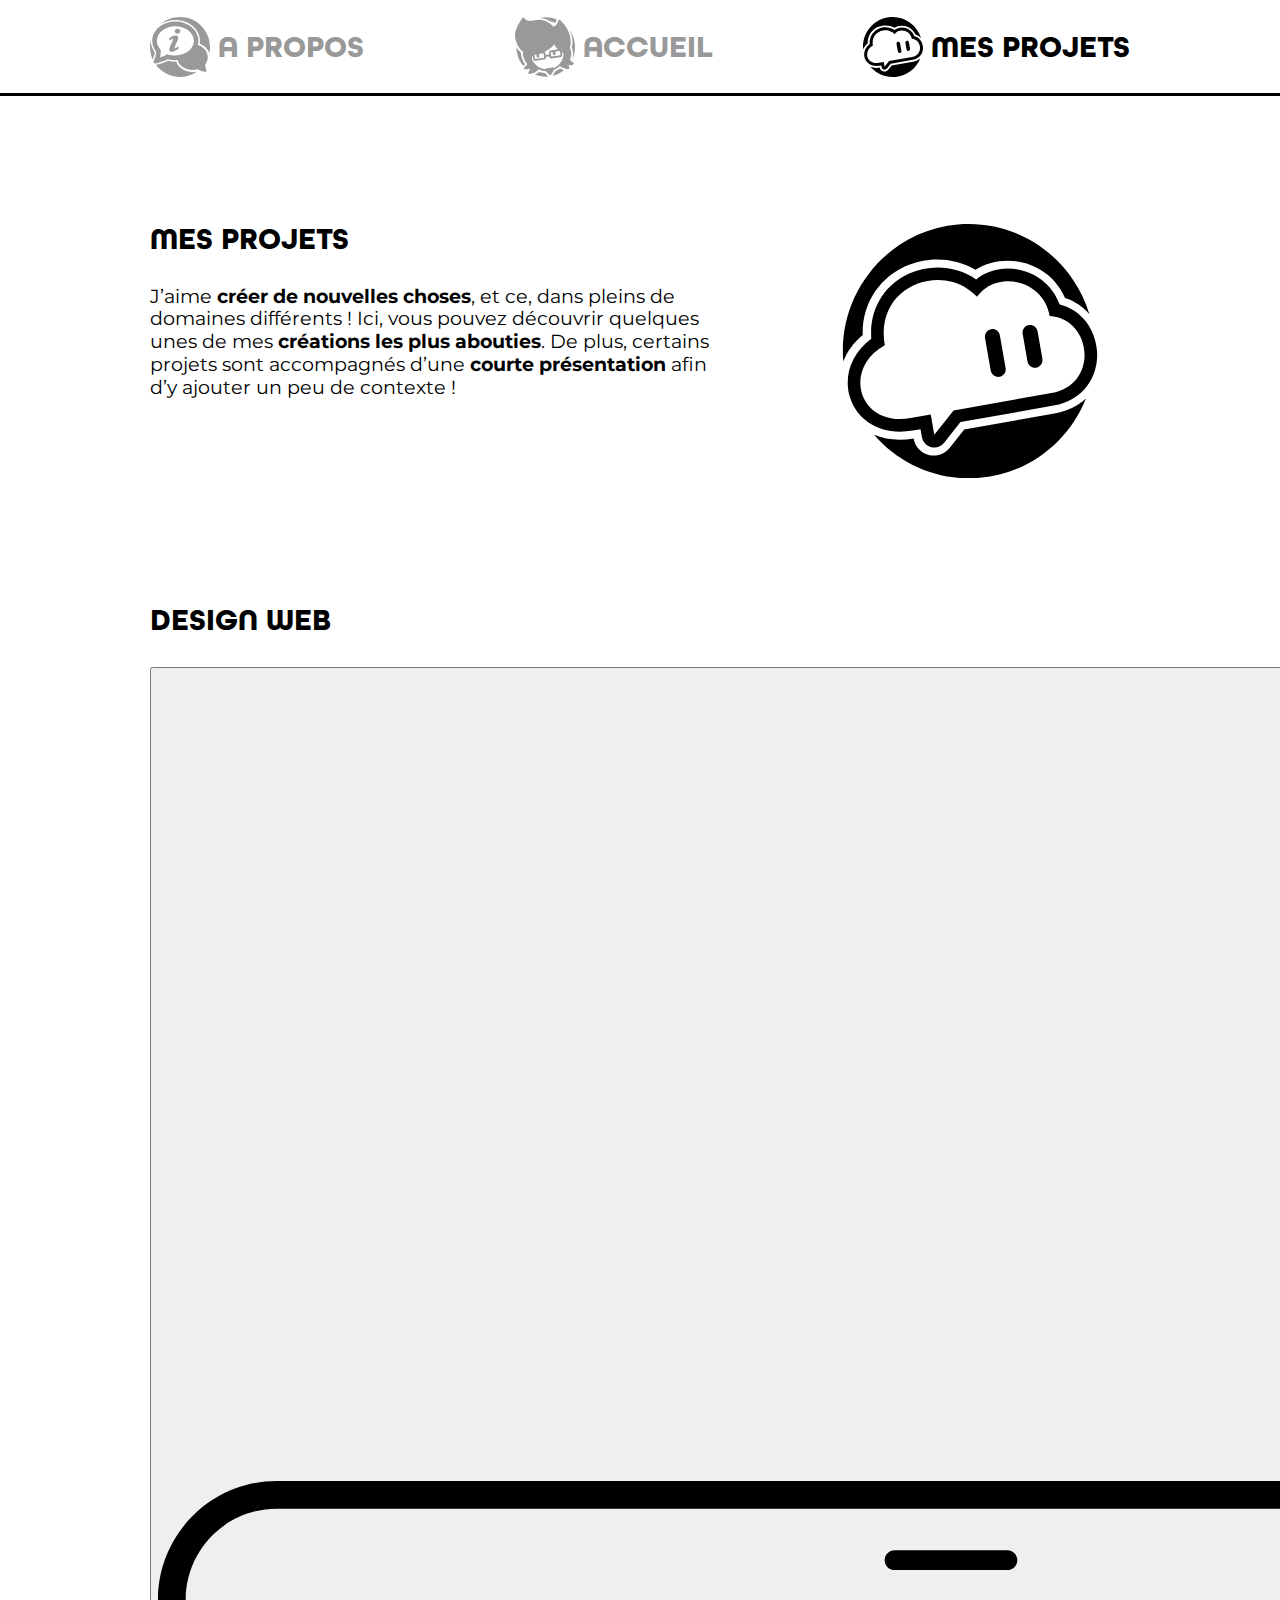
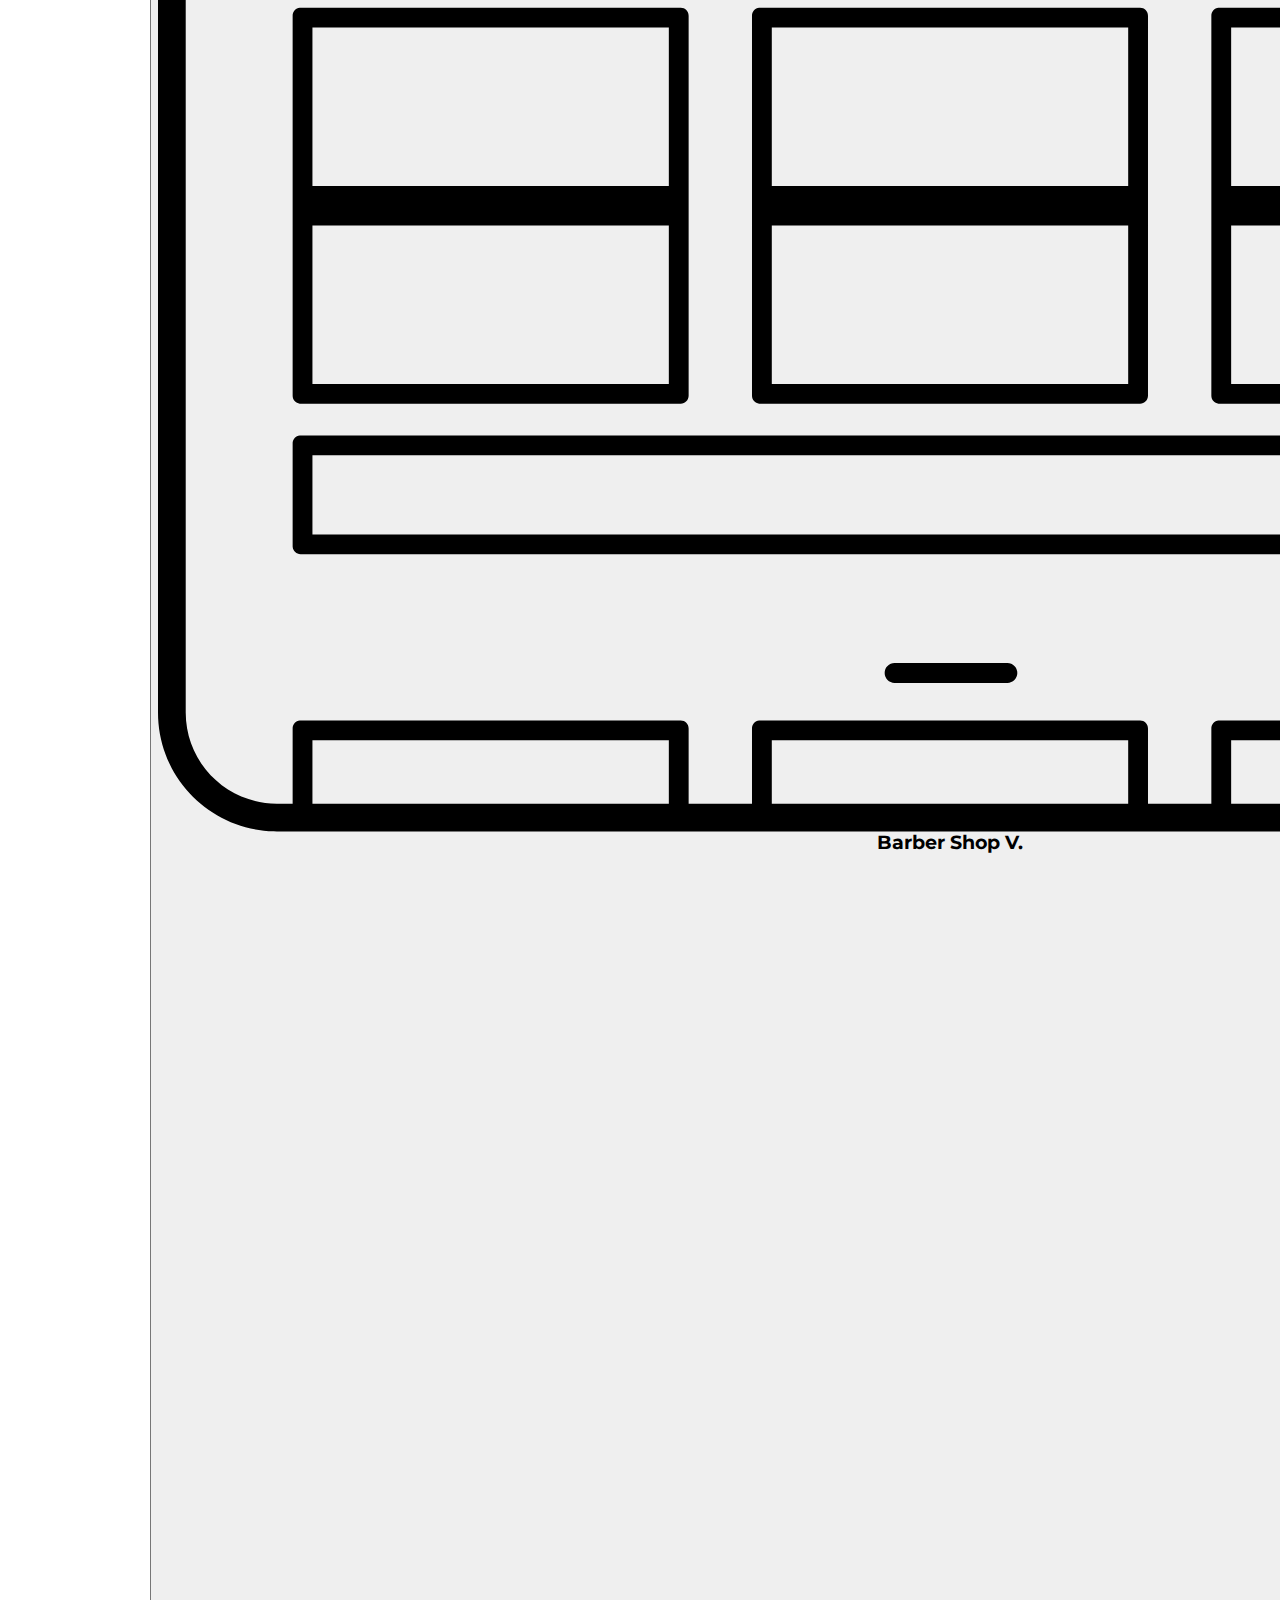
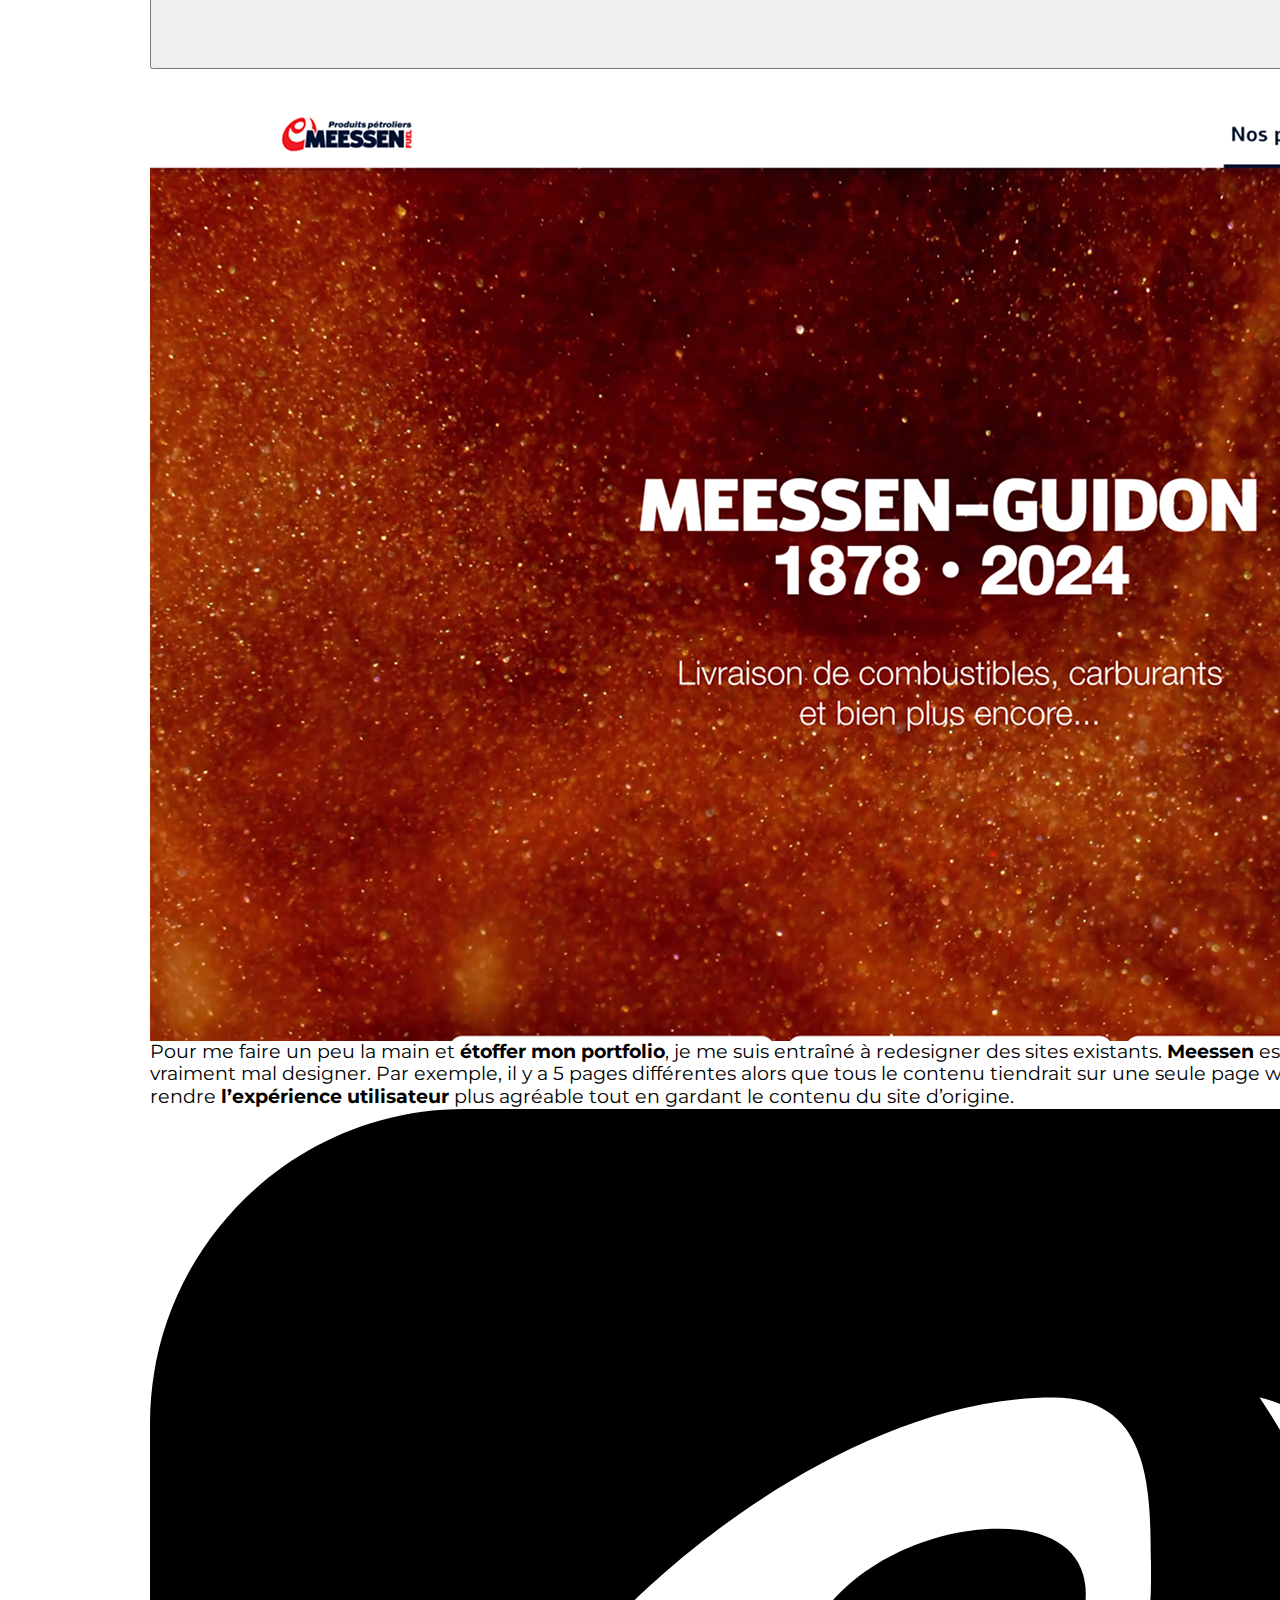
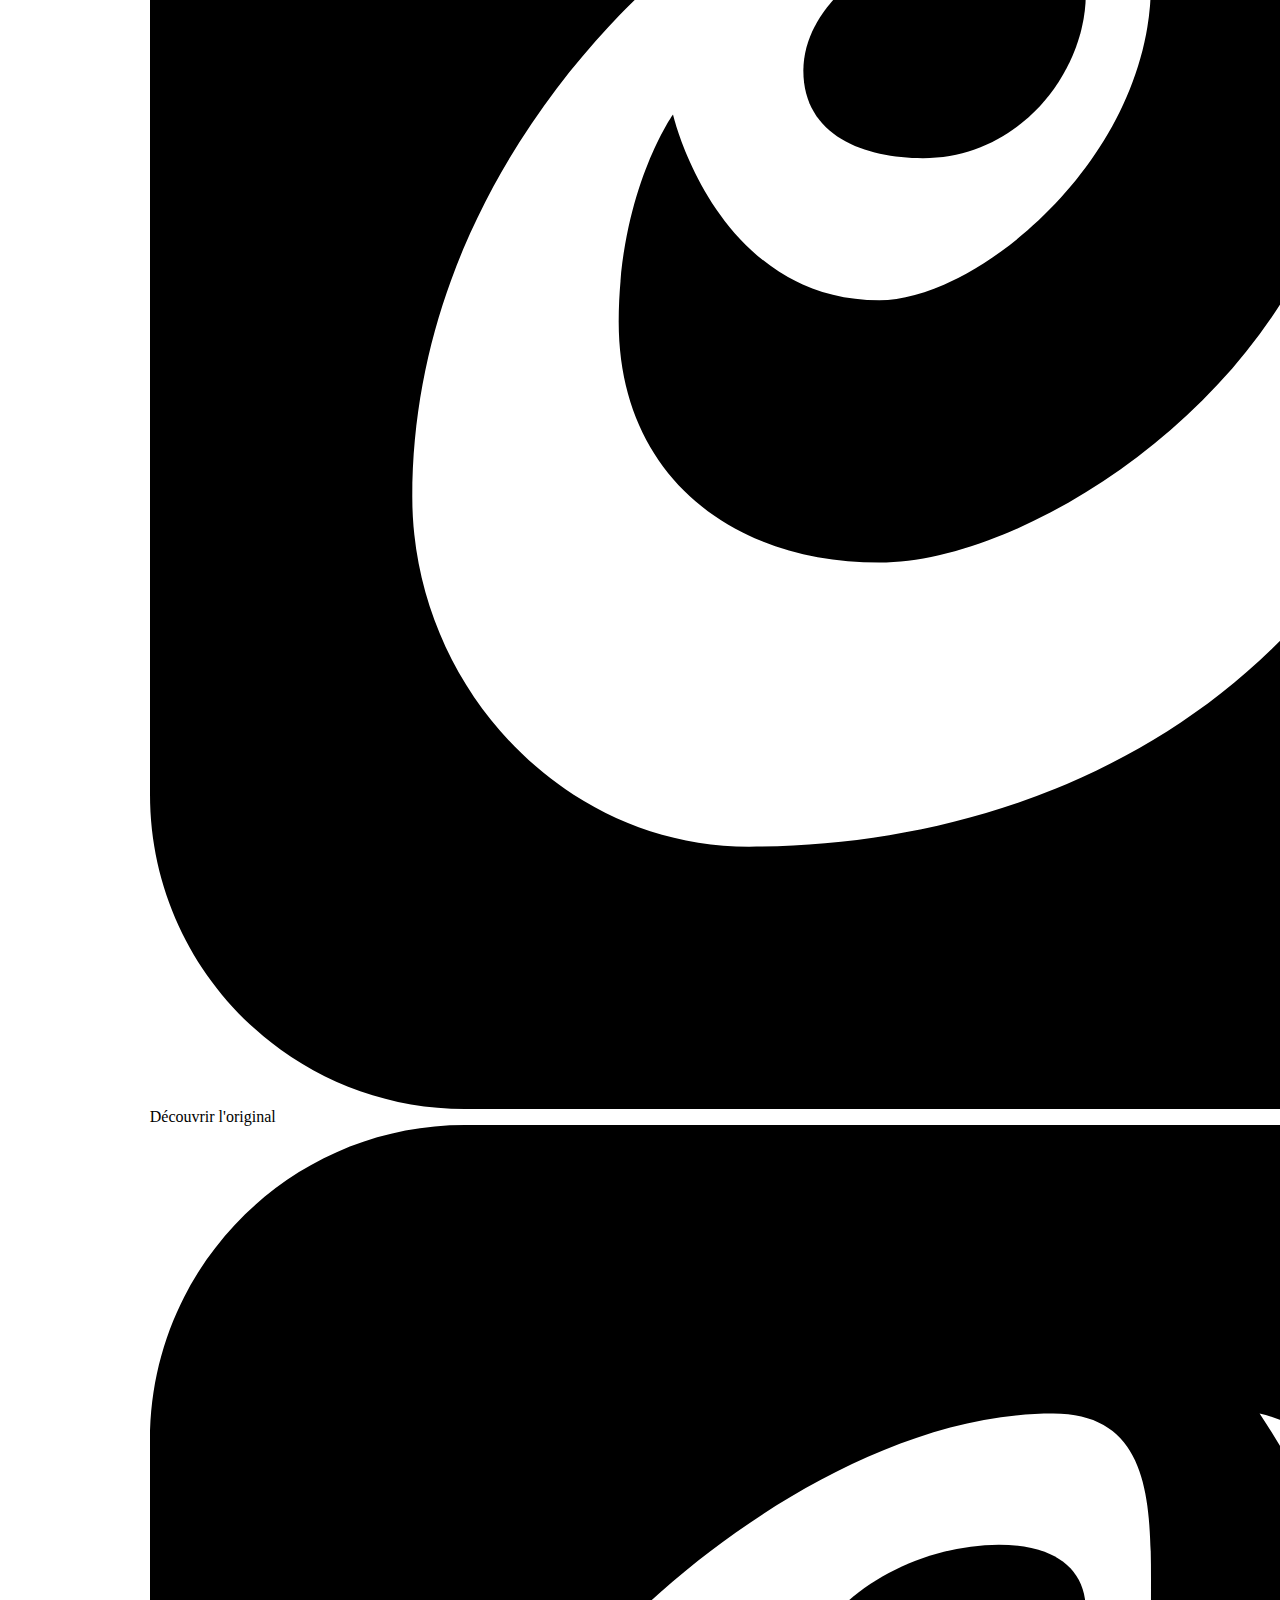
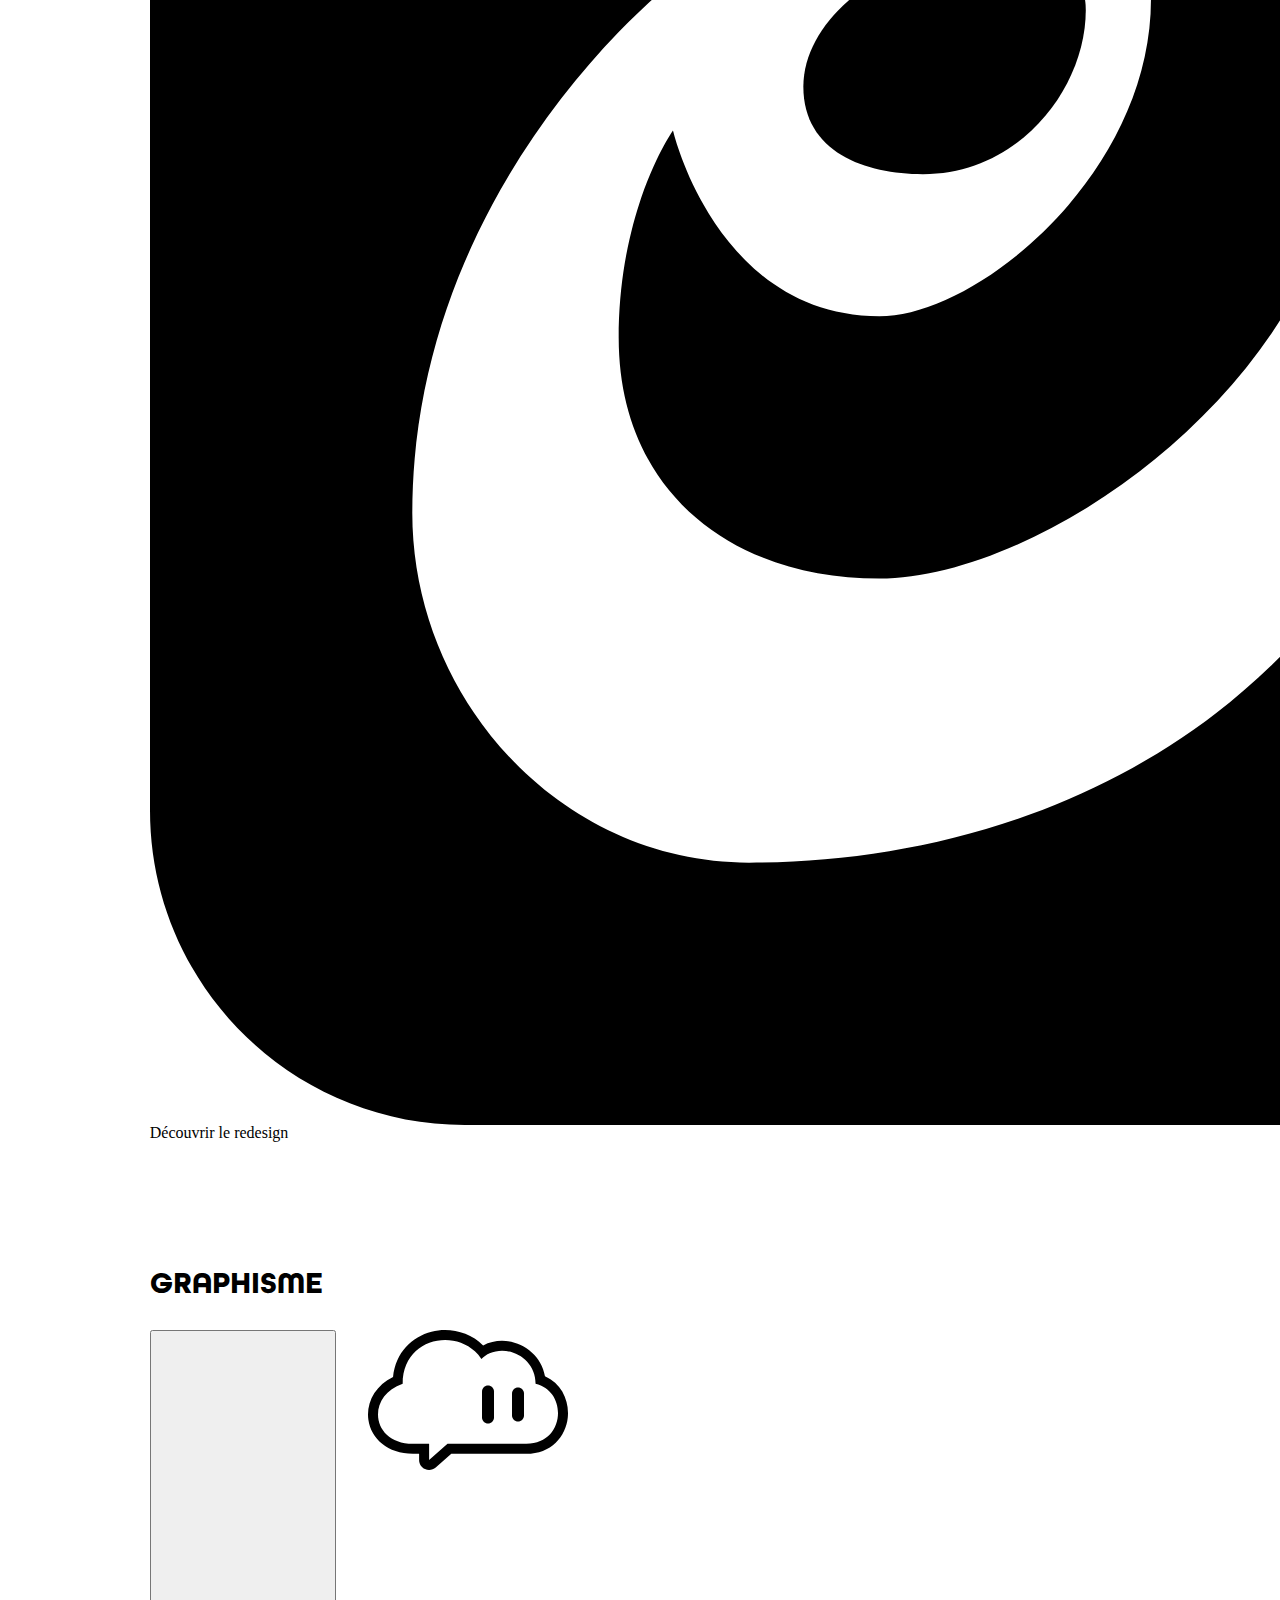
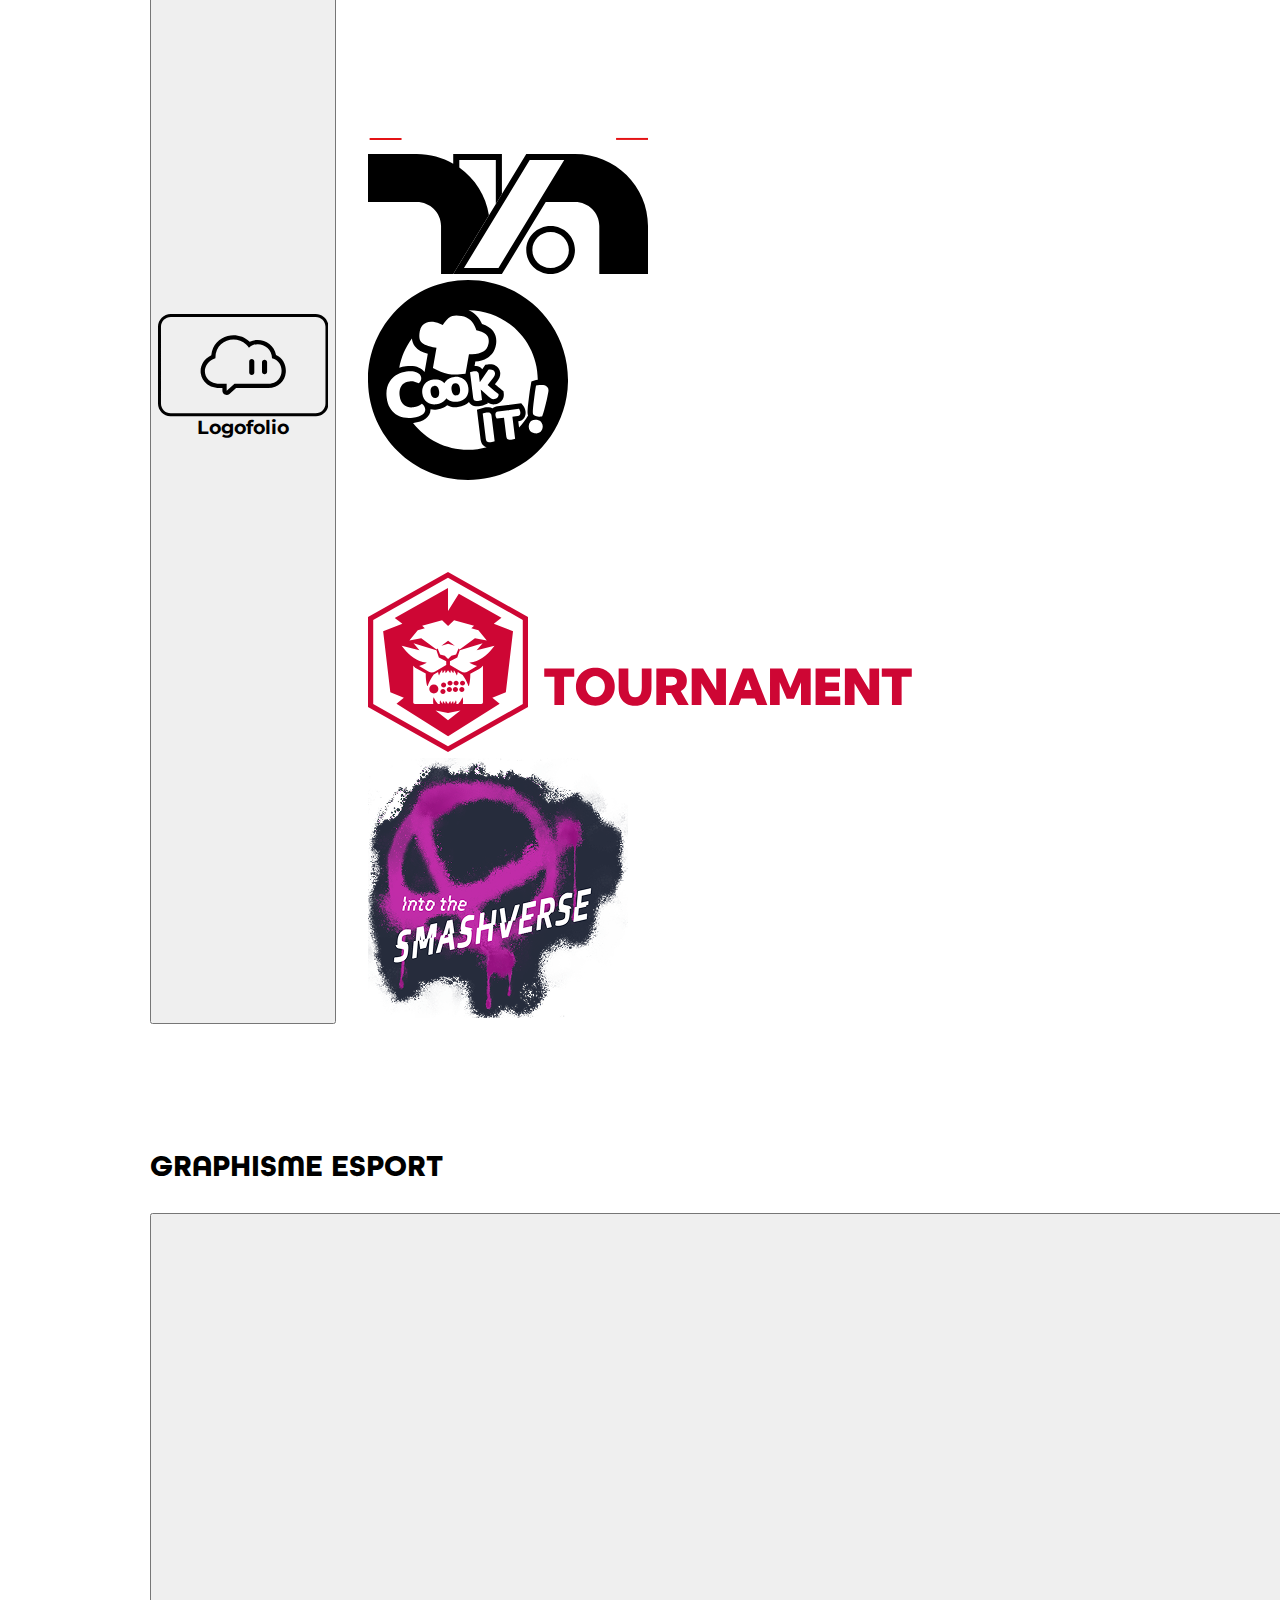
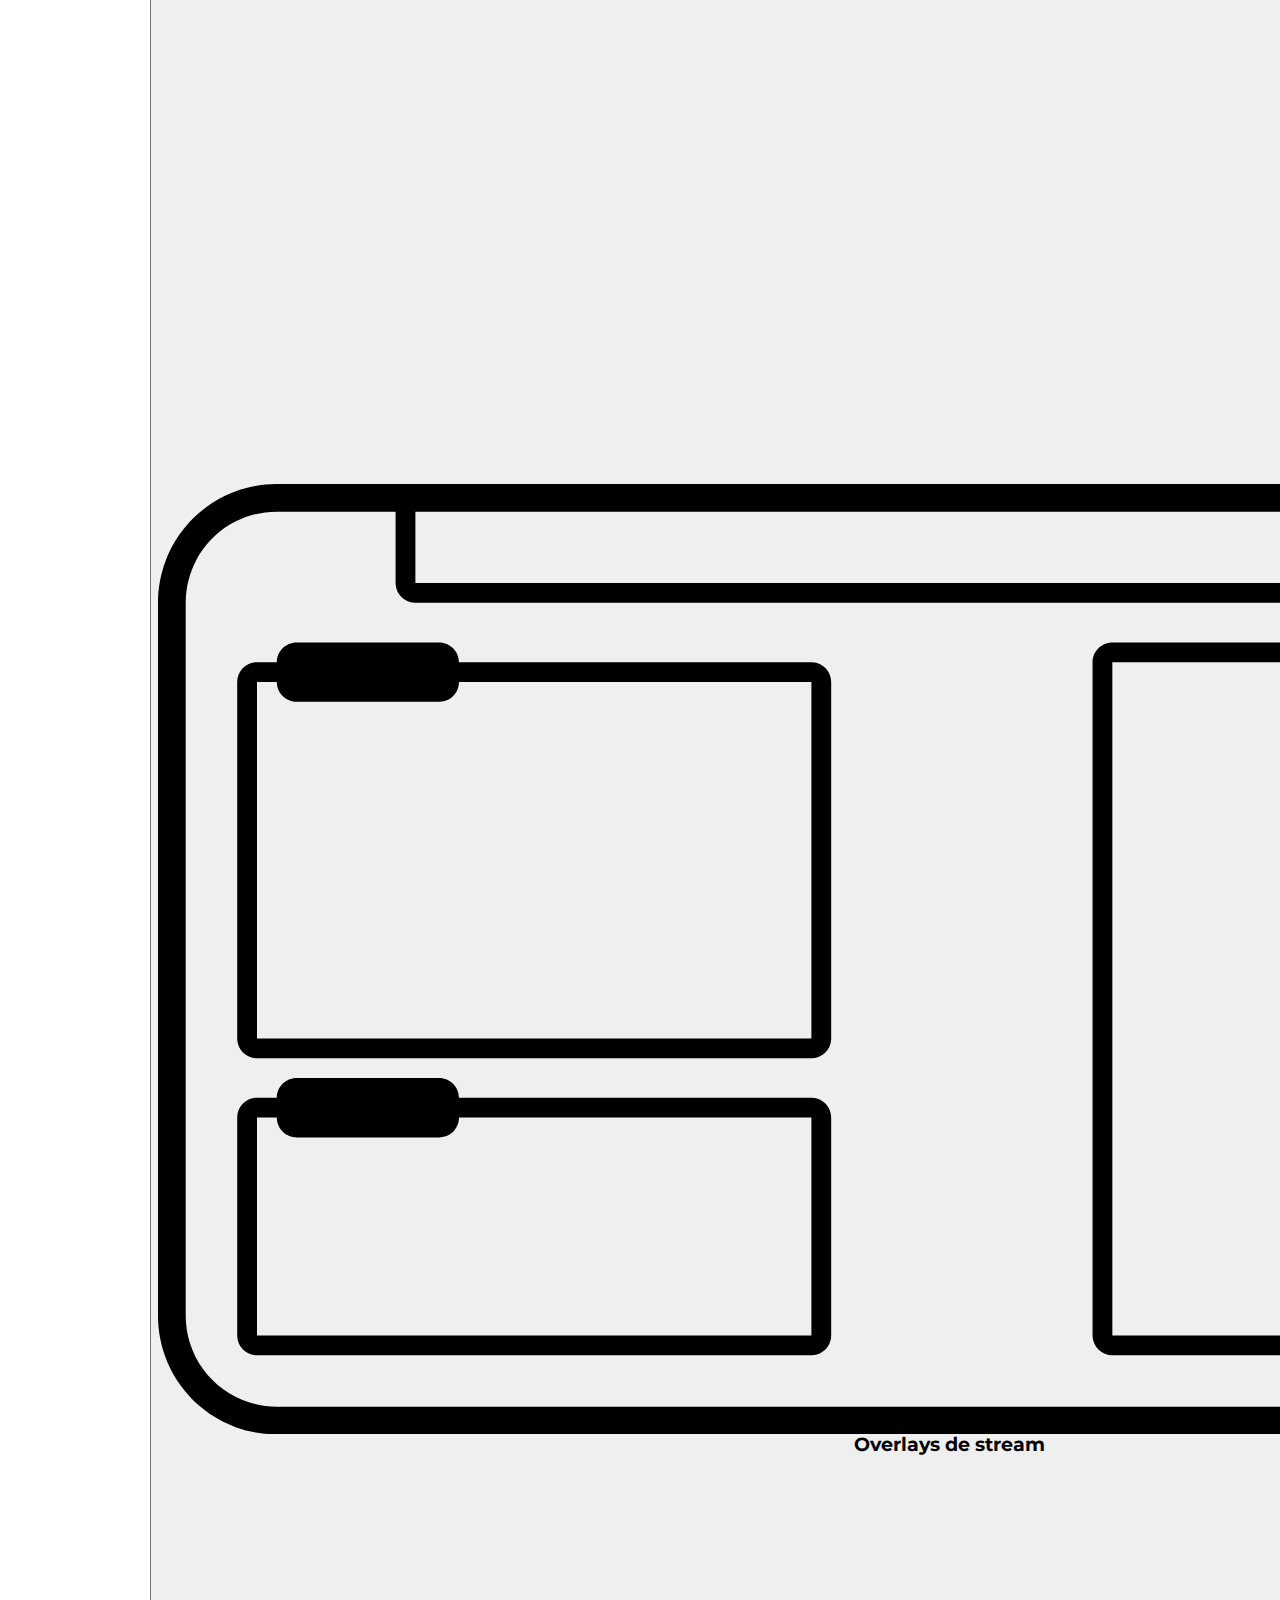
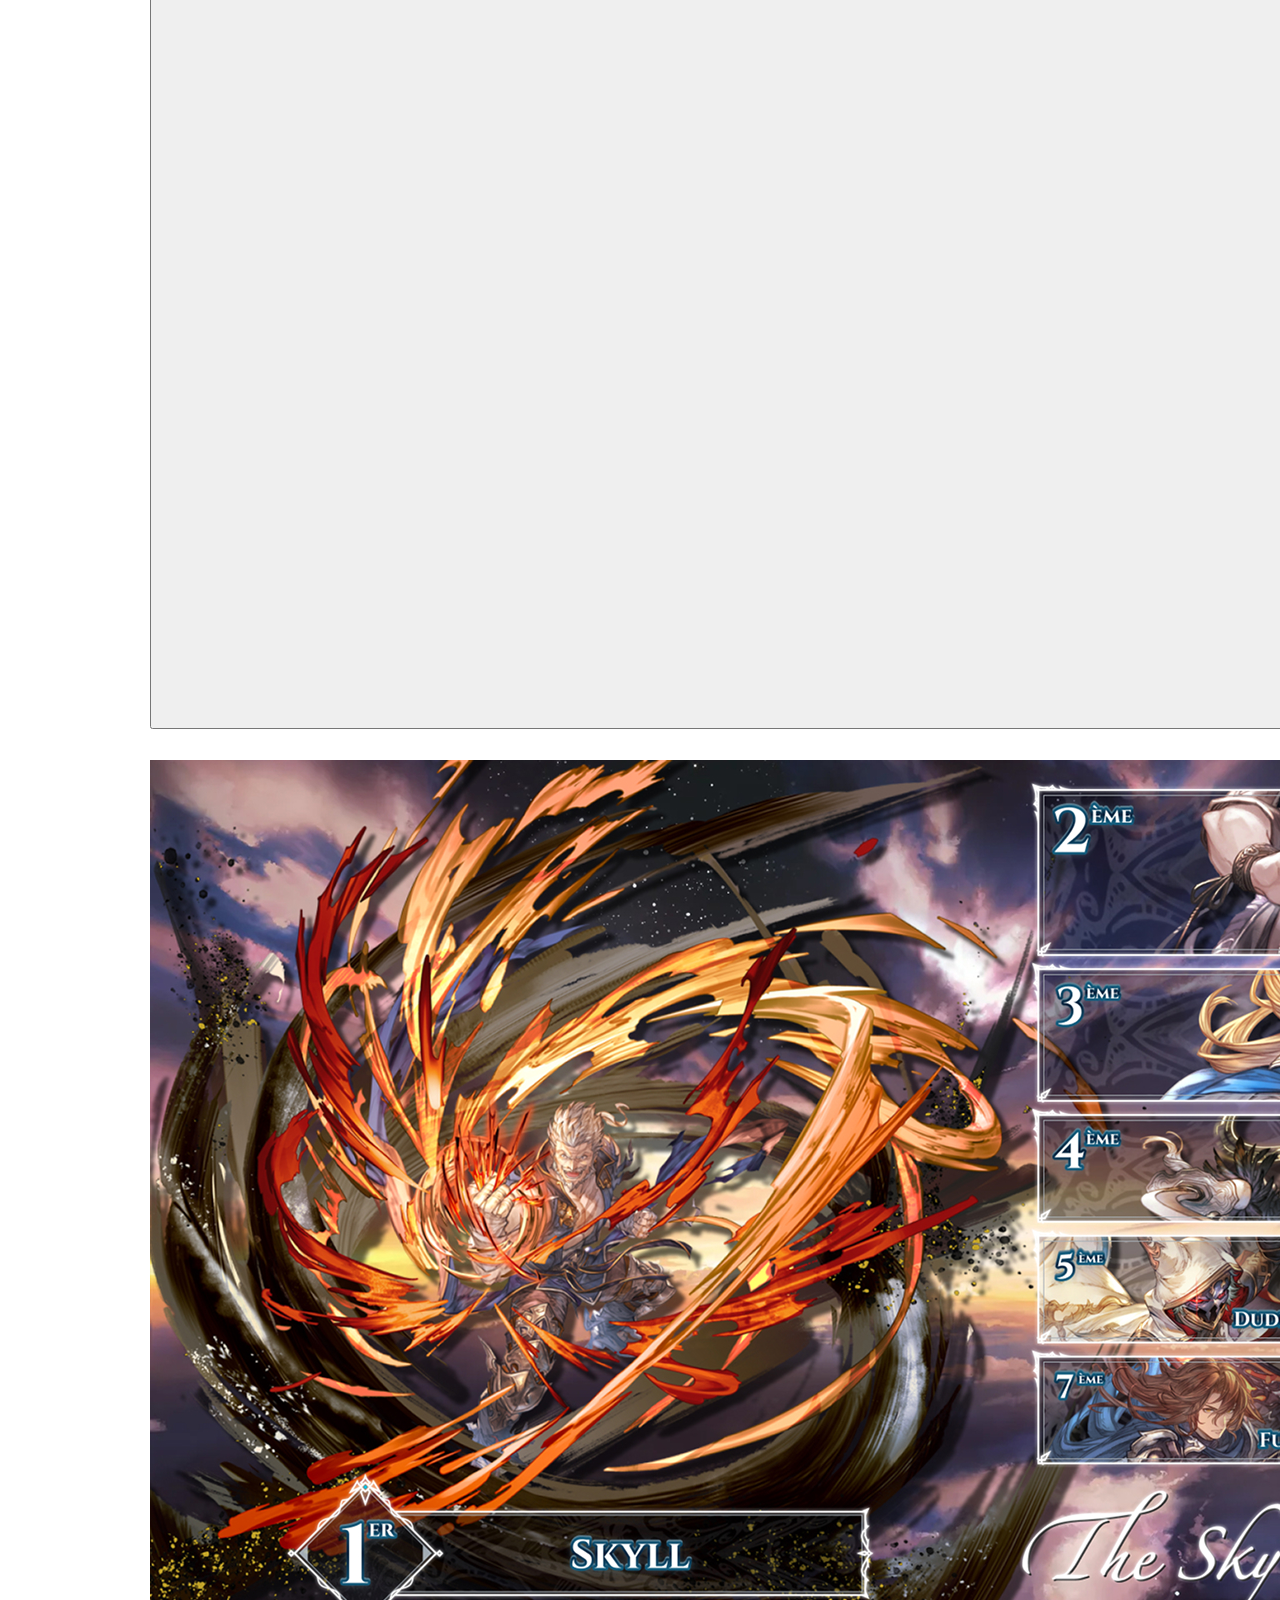
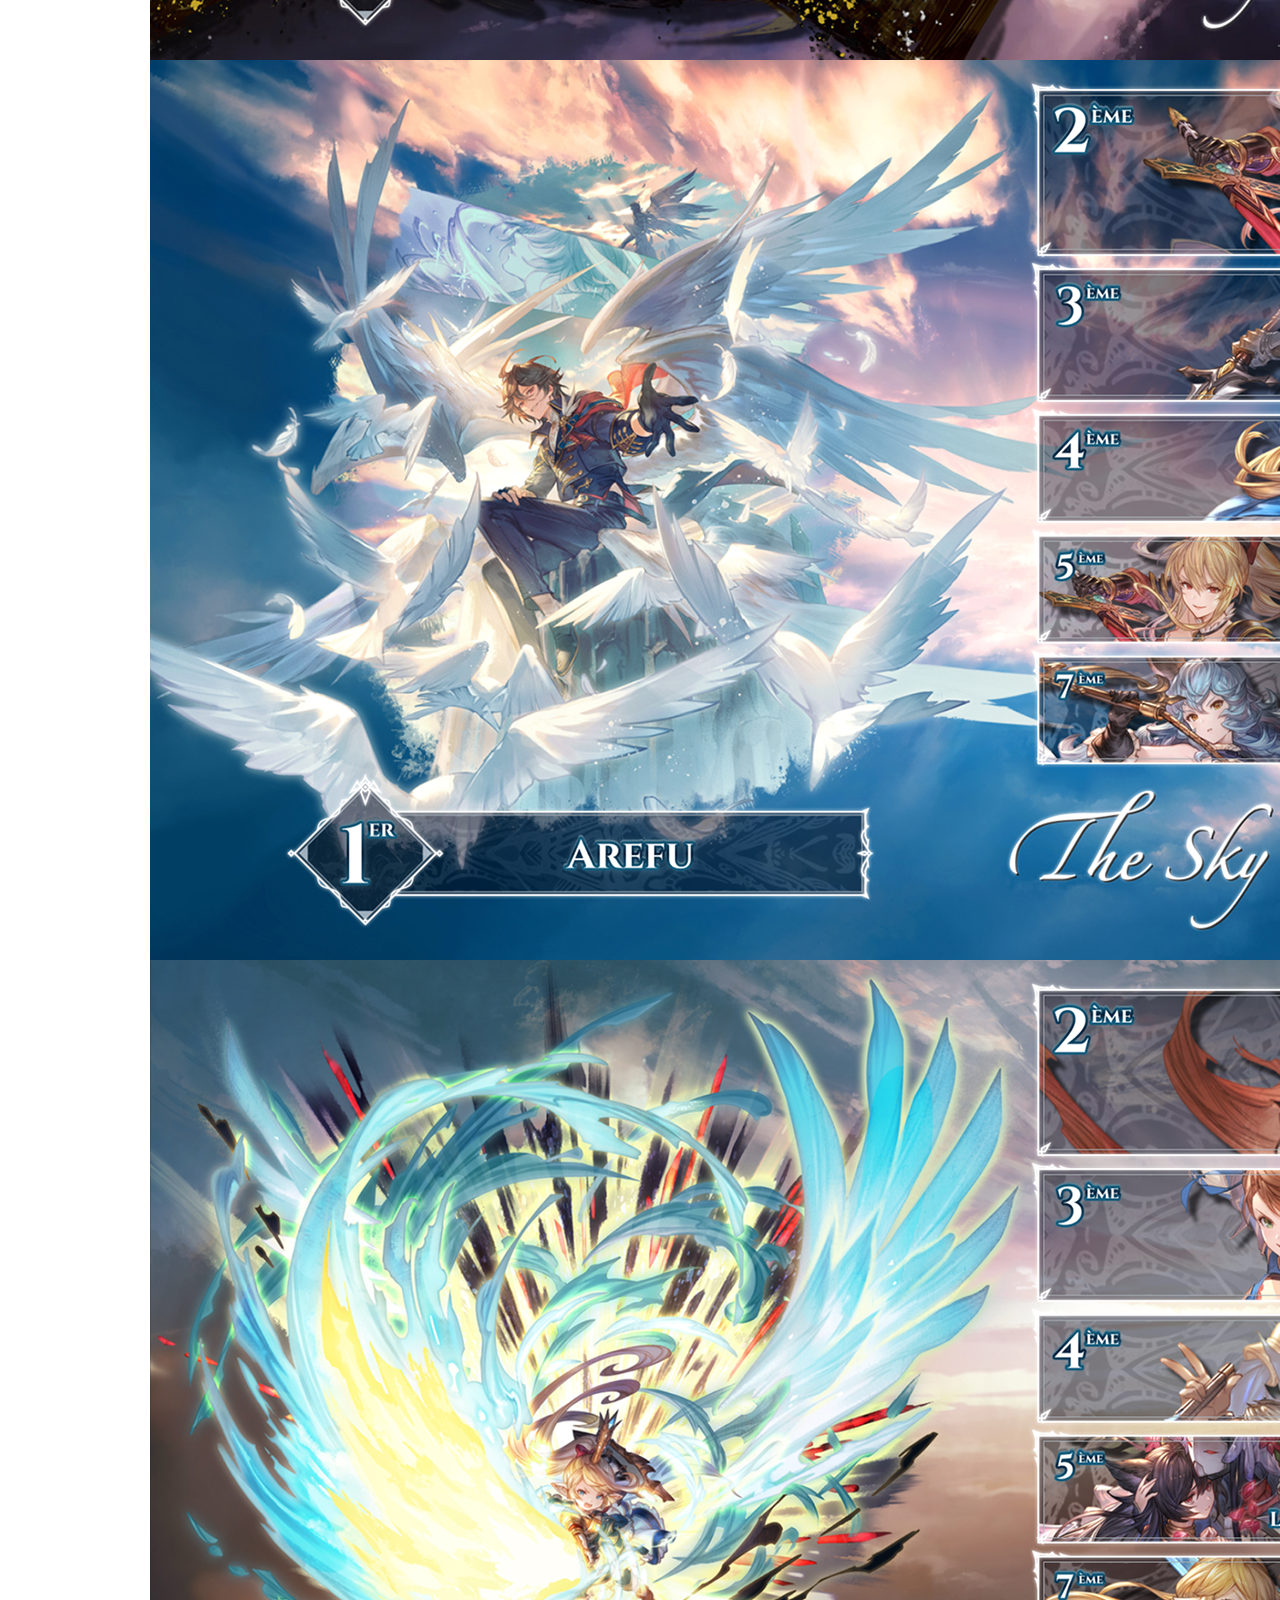
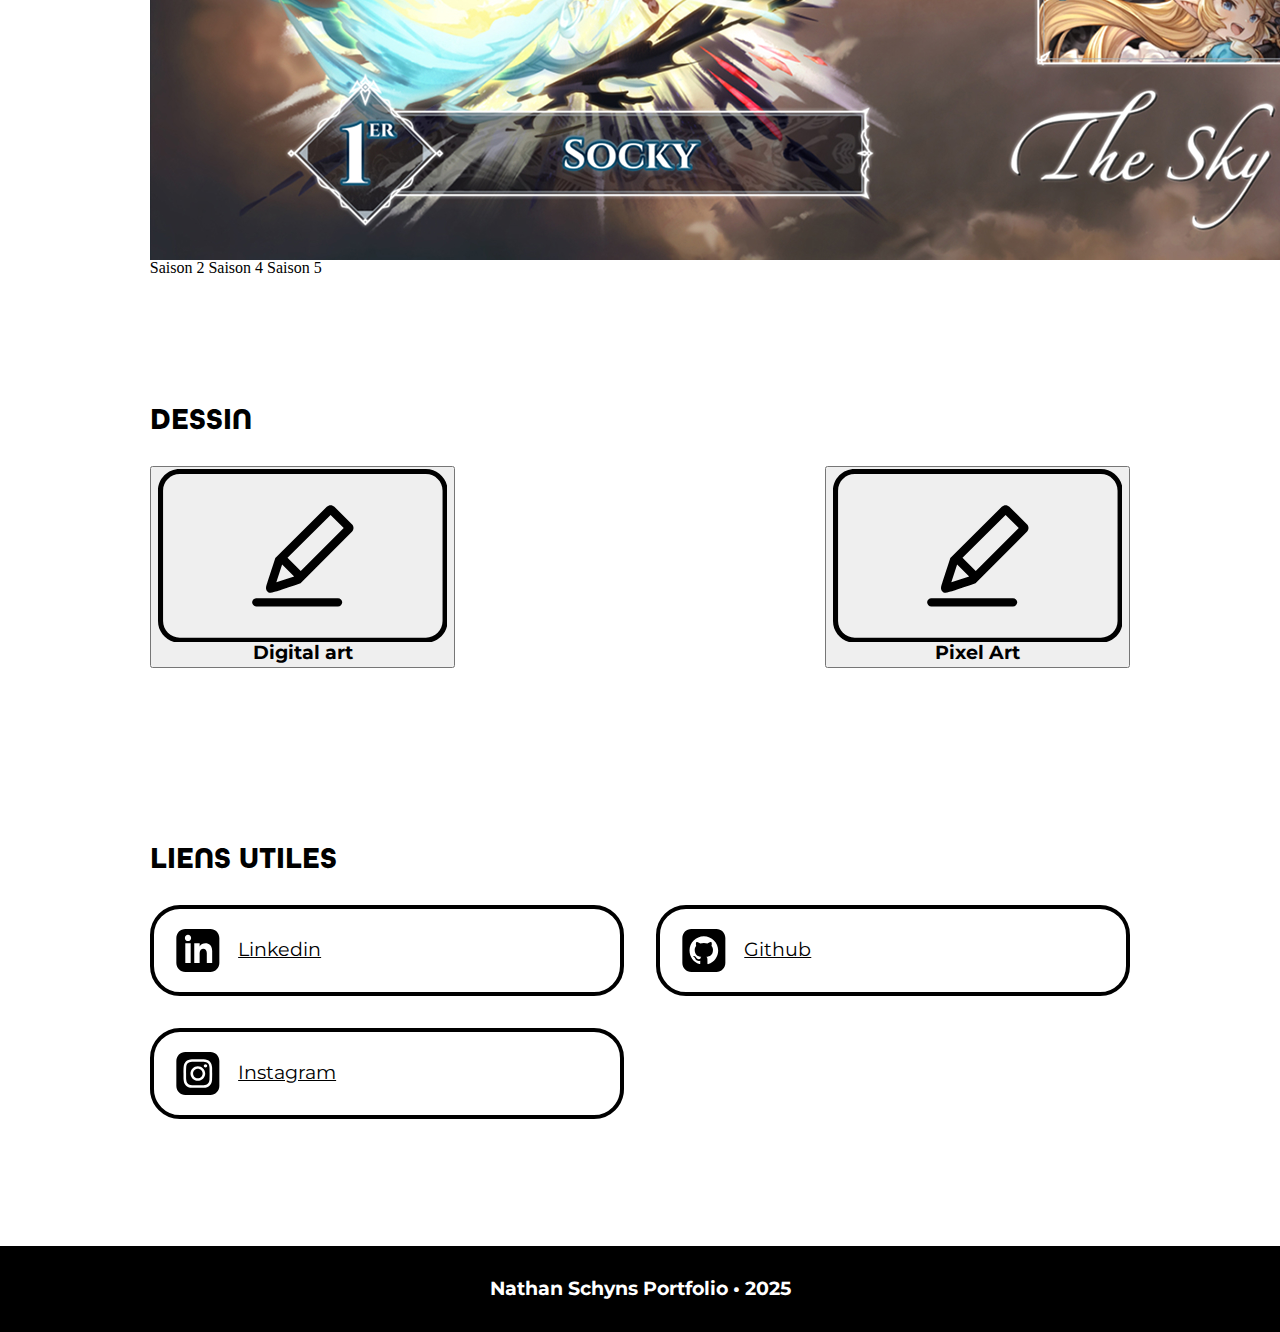
<file: html/project.html>
<html lang="fr">

<head>
    <meta charset="UTF-8">
    <meta name="viewport" content="width=device-width, initial-scale=1.0">
    <meta name="author" content="Nathan Schyns">
    <meta name="keywords"
        content="Nathan, Schyns, Portfolio, Web, Designer, Illustrateur, Graphiste, Pixel art, Welkenraedt, Liège, Belgique, Créatif, Original, Minimaliste">
    <meta name="description"
        content="Je suis Nathan Schyns, un développeur web et illustrateur diplômé de la Haute École de la Province de Liège ainsi que de l’ESA Saint-Luc Liège. Passionné par le design et le graphisme, j’adore créer et apprendre de nouvelles choses ! Site web, logo, branding, illustration et même pixel art, tout ça, j’en fais mon affaire !">
 
    <meta property="og:title" content="Nathan Schyns • Portfolio" />
    <meta property="og:type" content="website" />
    <meta property="og:url" content="https://portfolio.nathan-schyns.be" />
    <meta property="og:description" content="Nathan Schyns, développeur web et illustrateur belge !" />    
    
    <link rel="shortcut icon" href="../favicon/favicon.svg" />
    <link rel="stylesheet" href="../css/style.css">
    <script defer src="../js/modal.js"></script>
    <script defer src="https://cloud.umami.is/script.js" data-website-id="1c2870d8-38aa-4b54-b116-16b489d5bdde"></script>

    <title>Nathan Schyns • Projets</title>
</head>

<body>
    <header>
        <h1>Nathan Schyns • Portfolio</h1>
        <nav>
            <ul>
                <li>
                    <a href="./about.html">
                        <svg width="60" height="60" viewBox="0 0 80 80" xmlns="http://www.w3.org/2000/svg">
                            <path d="M23.9492 58.335C27.4585 59.1358 30.8398 59.5078 34.0635 59.5078C34.3584 59.5078 34.6521 59.5043 34.9443 59.498C38.1494 68.8804 49.1641 75.5522 62.5654 73.0283C56.1419 77.4254 48.3722 80 40 80C26.8262 80 15.1407 73.6309 7.85254 63.8047C10.1525 63.2719 12.5629 62.6336 14.8643 61.9268C18.2778 60.8784 21.5869 59.6413 23.9492 58.335Z"/>
                            <path fill-rule="evenodd" clip-rule="evenodd" d="M34.1484 24.7969C35.4661 24.8271 36.678 25.2584 37.2969 26.3203C37.9096 27.3718 37.8286 28.8548 37.0205 30.7197C35.0527 35.261 33.6646 38.2812 32.8721 40.6113C32.7336 41.0182 32.6643 41.3316 32.6436 41.5635C32.6224 41.8 32.6555 41.9117 32.6758 41.9521C32.6846 41.9697 32.6877 41.976 32.7217 41.9844C32.778 41.9981 32.8941 42.0024 33.0908 41.9531C33.4854 41.8541 34.0334 41.584 34.6826 41.1572C35.3228 40.7364 36.0296 40.1847 36.7383 39.5566L37.1768 39.168L37.4912 39.6621C37.8869 40.2825 38.022 40.4915 38.4219 41.2139L38.6123 41.5596L38.3213 41.8252C35.0756 44.7901 31.5772 46.4786 29.0928 46.5C27.8331 46.5108 26.7382 46.0858 26.1611 45.0645C25.6025 44.0756 25.6196 42.6759 26.1904 40.9404C26.9235 38.7091 27.9804 36.2659 28.9092 34.2246C29.851 32.1546 30.6373 30.5448 30.8711 29.9014C31.0329 29.4535 31.0478 29.1525 31.0068 28.9961C30.9894 28.9298 30.9674 28.9069 30.957 28.8984C30.9462 28.8897 30.9093 28.8643 30.8125 28.8584C30.5962 28.8453 30.1949 28.9344 29.5635 29.2754C28.9463 29.6086 28.1613 30.1533 27.1953 30.9688L26.7305 31.3623L25.3838 28.9297L25.6387 28.6641C27.9609 26.2401 31.5164 24.7366 34.1484 24.7969Z"/>
                            <path fill-rule="evenodd" clip-rule="evenodd" d="M34.4248 16.4336C35.9137 15.217 38.1349 15.1733 39.4893 16.4004L39.6182 16.5225L39.6191 16.5244C40.9843 17.915 40.7124 20.0847 39.1582 21.3545C37.6217 22.6099 35.303 22.6196 33.9639 21.2646C32.5905 19.8749 32.8729 17.7042 34.4248 16.4336Z"/>
                            <path fill-rule="evenodd" clip-rule="evenodd" d="M33.832 6C50.0159 6 64.665 16.818 64.665 31.8145C64.665 33.6337 64.4276 35.4385 63.9746 37.1992C71.4102 39.6598 77 45.6952 77 53.2842C77 53.3493 76.996 53.4144 76.9951 53.4795C77.0686 57.0065 75.8656 60.4766 73.5537 63.2471C73.5213 64.3685 73.7399 65.6664 74.1084 67.0195C74.4132 68.1162 74.8114 69.2452 75.2529 70.3447C75.8678 71.8764 74.5895 73.5447 72.9883 73.1445C70.561 72.5379 68.0382 71.7695 66.0234 70.9502C65.8828 70.8935 65.7453 70.8345 65.6094 70.7773C65.5339 70.7452 65.4585 70.7148 65.3848 70.6826C64.6542 70.3677 64.0017 70.0475 63.459 69.7266C59.0276 70.8016 54.8897 70.7968 51.2471 69.9639C43.711 68.369 38.3445 63.3164 36.6074 57.4248C35.7729 57.4794 34.9247 57.5078 34.0635 57.5078C30.7644 57.5078 27.277 57.0993 23.6357 56.2061C20.1235 58.3659 13.1529 60.546 7.0752 61.9326C5.46444 62.3001 4.19231 60.6212 4.8584 59.1094C6.74975 54.8184 8.36851 49.9622 8.25684 46.3252C4.89623 42.2949 3.00008 37.1026 3 31.8145C3 16.8985 17.5496 6.00013 33.832 6ZM33.832 12.1875C20.232 12.1876 9.16602 20.9938 9.16602 31.8145C9.16612 37.5939 11.772 40.8945 14.3525 43.9883C14.4481 47.0852 14.6116 49.1383 13.332 53.8301C18.7277 52.0992 19.6222 51.4188 22.6006 49.5859C25.6837 50.3401 29.1922 51.3203 34.0635 51.3203C49.1588 51.3203 58.4978 41.1948 58.498 31.8145C58.498 20.9937 47.4322 12.1875 33.832 12.1875Z"/>
                            <path d="M1 31.8145C1.00008 37.323 2.88785 42.7272 6.25488 47.0273C6.19575 48.9297 5.65428 51.2838 4.79395 53.8125C4.45805 54.7998 4.07902 55.7927 3.67773 56.7715C1.31846 51.6705 0 45.9895 0 40C0 36.9116 0.350173 33.905 1.0127 31.0176C1.00435 31.2819 1 31.5475 1 31.8145Z"/>
                            <path d="M40 0C62.0914 0 80 17.9086 80 40C80 42.8509 79.6988 45.6314 79.1318 48.3135C77.2107 42.4291 72.2914 38.0067 66.334 35.7275C66.5508 34.4402 66.665 33.1332 66.665 31.8145C66.665 15.3311 50.6947 4 33.832 4C26.5587 4.00006 19.4898 6.09911 13.7852 9.78711C20.8056 3.69042 29.9718 0 40 0Z"/>
                        </svg>
                        <span>
                            A propos
                        </span>
                    </a>
                </li>
                <li>
                    <a href="../index.html">
                        <svg width="60" height="60" viewBox="0 0 81 80" xmlns="http://www.w3.org/2000/svg">
                            <path d="M32.0638 73.6877C34.3906 74.3523 36.8169 74.7765 39.3151 74.9324C39.6752 74.9865 40.0373 75.0336 40.4011 75.0732L44.2416 79.0364C44.5488 79.3534 44.8873 79.6138 45.2456 79.8196C44.0049 79.9384 42.7475 80 41.4761 80C36.2864 80 31.3306 78.9871 26.7904 77.147C26.903 77.0962 27.016 77.0445 27.1288 76.9907C28.8162 76.187 30.4026 75.1001 32.0638 73.6877Z"/>
                            <path d="M60.9329 68.9387C61.2134 69.0962 61.5102 69.2583 61.8225 69.4209C63.0172 70.0427 64.4776 70.7081 66.1288 71.2661C61.7193 74.8319 56.5392 77.4626 50.8813 78.8604C51.1131 78.5934 51.3194 78.2936 51.4924 77.9612L54.0627 73.0208C56.0537 72.1644 57.9118 71.0808 59.6104 69.8069C60.0581 69.5273 60.4991 69.238 60.9329 68.9387Z"/>
                            <path fill-rule="evenodd" clip-rule="evenodd" d="M10.0689 0.703857C10.7316 -0.0664302 11.7888 0.15713 12.2816 0.744873L12.3286 0.804932L12.5004 1.03125C14.276 3.32655 16.1212 4.25711 18.0944 4.57324C19.7074 4.83166 21.4434 4.69001 23.4124 4.4126C23.4127 4.41245 23.4131 4.4125 23.4133 4.41235C24.0596 4.32129 24.731 4.21603 25.4313 4.10498C28.9906 3.54056 33.1401 2.87096 37.7152 3.8584C37.8049 3.87777 37.8947 3.89807 37.9847 3.9187C38.1893 3.96563 38.3947 4.0157 38.6005 4.06934C38.6202 4.07445 38.6398 4.07955 38.6594 4.08472C38.7115 4.09846 38.7637 4.11228 38.816 4.12646C38.8429 4.13378 38.8698 4.14125 38.8968 4.14868C38.9416 4.16105 38.9865 4.17358 39.0314 4.18628C39.0581 4.19383 39.0848 4.20156 39.1115 4.20923C39.1615 4.22357 39.2115 4.23817 39.2615 4.25293C39.2854 4.25997 39.3093 4.26704 39.3332 4.27417C39.3964 4.29305 39.4597 4.31224 39.523 4.33179C39.5287 4.33354 39.5345 4.33515 39.5401 4.33691C39.5962 4.35427 39.6523 4.372 39.7085 4.38989C39.7374 4.39908 39.7663 4.40816 39.7951 4.41748C39.9893 4.48021 40.1839 4.54651 40.3792 4.61572C40.4155 4.6286 40.4519 4.64144 40.4882 4.65454C40.6298 4.70558 40.7718 4.75818 40.914 4.81274C40.9241 4.81664 40.9342 4.82079 40.9444 4.82471C41.012 4.85078 41.0797 4.87717 41.1475 4.90405C41.155 4.90702 41.1624 4.9101 41.1699 4.91309C41.233 4.93817 41.2961 4.96346 41.3593 4.98926C41.3685 4.993 41.3776 4.99673 41.3868 5.00049H41.3861C44.7327 6.37248 48.2347 8.74661 51.9061 12.6409C53.9101 11.7676 55.0665 10.9646 55.9239 9.91309C56.2357 9.53066 56.5179 9.10363 56.7875 8.60889C56.9337 8.34058 57.0756 8.0522 57.2169 7.74023C57.2217 7.72953 57.2265 7.71877 57.2314 7.70801C57.3583 7.4261 57.4842 7.12488 57.6113 6.80176C57.6375 6.73517 57.6636 6.6676 57.6899 6.59912C57.7217 6.51658 57.7538 6.43278 57.7857 6.34741C57.8586 6.15243 57.9319 5.94992 58.0064 5.7395C58.1002 5.47474 58.1957 5.19746 58.2933 4.90649C58.3086 4.86087 58.3237 4.81485 58.3391 4.76855C58.4109 4.55275 58.4845 4.32976 58.5591 4.09888C58.5674 4.07316 58.5765 4.04765 58.5864 4.02246L58.6185 3.94775C58.9728 3.17994 60.0383 2.70651 60.8788 3.42505C62.2167 4.56878 63.7804 6.17261 65.374 8.13794L65.3745 8.13843C65.3755 8.13972 65.3766 8.14104 65.3776 8.14233C65.4449 8.22533 65.5122 8.30903 65.5795 8.39331C65.5927 8.40976 65.6059 8.42613 65.6191 8.44263C66.2898 9.28386 66.9638 10.1881 67.6269 11.1479C67.6417 11.1694 67.6565 11.1909 67.6713 11.2124C67.9549 11.6242 68.2364 12.0462 68.5146 12.4778C68.5374 12.5131 68.5602 12.5485 68.5829 12.584C68.6288 12.6555 68.6745 12.7273 68.7202 12.7993C68.7407 12.8317 68.7612 12.864 68.7817 12.8965C69.1342 13.4554 69.4808 14.0296 69.8192 14.6179C69.8307 14.6378 69.8421 14.6578 69.8535 14.6777C69.9077 14.7722 69.9616 14.867 70.0154 14.9622C70.0294 14.9871 70.0436 15.0119 70.0576 15.0369C70.2558 15.3894 70.4508 15.7468 70.6423 16.1089C70.6566 16.1359 70.6708 16.1631 70.685 16.1902C70.9404 16.6752 71.1895 17.1683 71.4307 17.6692C71.4389 17.6863 71.4471 17.7035 71.4553 17.7207C71.5097 17.8341 71.5638 17.9479 71.6174 18.062C71.6257 18.0797 71.6339 18.0975 71.6423 18.1152C71.686 18.2087 71.7295 18.3025 71.7728 18.3965C71.7917 18.4376 71.8104 18.4788 71.8292 18.52C71.8692 18.6076 71.9089 18.6954 71.9484 18.7834C71.9652 18.8209 71.9821 18.8582 71.9988 18.8958C72.0562 19.0248 72.1133 19.1542 72.1696 19.2842C72.7047 20.5192 73.1903 21.7993 73.6098 23.1155C73.6168 23.1376 73.624 23.1597 73.631 23.1819C75.3774 28.6956 75.9527 34.8405 74.0652 40.9724C75.2036 43.5126 75.7717 45.8475 75.9263 48.0183C75.9276 48.0352 75.9288 48.0522 75.93 48.0691C75.9369 48.1702 75.9432 48.2709 75.9483 48.3713L75.9611 48.6709C76.0658 51.7537 75.3404 54.4088 74.3967 56.7412C74.503 57.0738 74.7925 57.9625 75.1551 58.4211C75.2867 58.5875 75.4332 58.7537 75.5932 58.9177C75.6607 58.9869 75.7307 59.0556 75.8031 59.1238C75.8098 59.1301 75.8164 59.1365 75.8231 59.1428C75.9021 59.2167 75.9839 59.2899 76.0684 59.3621C76.7309 59.9278 77.5595 60.4343 78.5109 60.7693C79.1674 61.0004 79.5165 61.5928 79.5528 62.1528C79.5899 62.7254 79.3018 63.3974 78.6127 63.6902C77.1542 64.3098 75.933 64.5647 74.7231 64.4426C74.0085 64.3705 73.3471 64.1692 72.7003 63.9023C72.6659 63.8882 72.6312 63.8744 72.5968 63.8599C72.5238 64.0566 72.4738 64.2412 72.4424 64.418C72.4291 64.4929 72.4195 64.5664 72.4125 64.6389C72.3994 64.7759 72.3967 64.9093 72.4026 65.0415C72.4337 65.7297 72.6939 66.5317 73.2467 67.7791C73.7132 68.8318 72.9042 70.0908 71.6789 69.9629C70.2514 69.8137 68.8848 69.5088 67.617 69.1218C67.609 69.1194 67.6009 69.117 67.5929 69.1145C66.6293 68.8193 65.723 68.4767 64.8908 68.1184C64.8854 68.1161 64.88 68.1137 64.8746 68.1113C64.4645 67.9344 64.0723 67.7538 63.7003 67.5732C63.6916 67.569 63.6829 67.5648 63.6743 67.5605C63.4244 67.439 63.1835 67.3177 62.9525 67.1975C61.9523 66.6769 61.1227 66.1733 60.5114 65.7764C58.1838 68.0285 55.407 69.8385 52.2981 71.0479L49.3068 76.7966C48.6559 78.0472 46.983 78.2949 46.005 77.2859L41.5286 72.6663C38.4096 72.4383 35.4192 71.618 32.6876 70.3022L31.9683 70.4353C30.263 72.0367 28.7656 73.2186 27.2791 74.0901C27.2612 74.1006 27.2431 74.1109 27.2251 74.1213C27.1783 74.1486 27.1315 74.1755 27.0847 74.2021C27.071 74.2099 27.0574 74.2176 27.0437 74.2253C26.9911 74.2551 26.9385 74.2845 26.8859 74.3135C26.8754 74.3193 26.8649 74.325 26.8543 74.3308C26.7407 74.393 26.6272 74.4535 26.5135 74.5122C26.4949 74.5218 26.4763 74.5313 26.4577 74.5408C26.4188 74.5607 26.3797 74.5803 26.3407 74.5999C26.3135 74.6135 26.2862 74.6272 26.259 74.6406C26.1984 74.6705 26.1378 74.7001 26.0771 74.729C26.0207 74.7558 25.9643 74.7819 25.908 74.8079C25.8846 74.8186 25.8611 74.8292 25.8378 74.8398C25.8029 74.8557 25.768 74.8714 25.7331 74.887C25.71 74.8972 25.6871 74.9076 25.6641 74.9177C25.6297 74.9328 25.5952 74.9476 25.5608 74.9624C25.535 74.9735 25.5092 74.9847 25.4834 74.9956C25.4578 75.0064 25.4323 75.0174 25.4067 75.0281C25.3715 75.0427 25.3364 75.0572 25.3013 75.0715C25.2539 75.0909 25.2066 75.1101 25.1592 75.1289C23.469 75.7989 21.7411 76.1255 19.734 76.3367C18.3713 76.48 17.5658 74.9404 18.3214 73.8789C18.5732 73.5252 18.7927 73.1995 18.984 72.8958L19.0759 72.7478C19.2489 72.4657 19.3963 72.2021 19.521 71.9517C19.5572 71.8789 19.5916 71.8073 19.624 71.7366C19.6463 71.688 19.6677 71.64 19.6882 71.5923C19.8016 71.3288 19.8895 71.078 19.954 70.8318C20.0689 70.3937 20.1197 69.9385 20.0944 69.4172L20.0884 69.312C19.9629 69.3543 19.8386 69.3946 19.7157 69.4338C19.4682 69.5129 19.2253 69.5859 18.985 69.6528C18.9638 69.6587 18.9427 69.6648 18.9215 69.6707C18.7463 69.7188 18.5724 69.7635 18.399 69.8052C18.3918 69.8069 18.3846 69.8086 18.3773 69.8103C18.1973 69.8532 18.0179 69.8928 17.8382 69.9287C17.8357 69.9292 17.8333 69.9297 17.8309 69.9302C16.4953 70.1961 15.1407 70.2673 13.411 70.1362C11.9777 70.0275 11.5023 68.2318 12.573 67.3735L13.1353 66.9194C14.4157 65.8772 15.4645 64.9483 16.0545 64.0779C16.103 64.0063 16.146 63.9373 16.185 63.8716L16.1852 63.8718C16.4063 63.4993 16.4816 63.2189 16.4848 63.0117C16.488 62.8076 16.4256 62.5264 16.0733 62.1377C12.057 57.7066 10.2339 51.8631 10.9275 46.3738C9.1373 45.1897 7.45902 43.6527 5.96964 41.6899C5.52593 41.1052 5.10045 40.484 4.69423 39.8254C4.682 39.8056 4.66976 39.7858 4.65756 39.7659C4.63036 39.7215 4.60305 39.6771 4.57603 39.6323C4.55918 39.6044 4.54263 39.5763 4.52585 39.5483C4.50281 39.5099 4.47976 39.4713 4.45686 39.4326C4.44416 39.4112 4.4314 39.3897 4.41874 39.3682C4.38712 39.3144 4.35555 39.2603 4.32418 39.2061C4.31578 39.1915 4.30747 39.1769 4.29909 39.1624C4.26995 39.1117 4.24092 39.0608 4.212 39.0098C4.20348 38.9947 4.19493 38.9797 4.18643 38.9646C4.15762 38.9135 4.12891 38.8621 4.10031 38.8105C4.08679 38.7862 4.07325 38.7618 4.05978 38.7373C3.99544 38.6204 3.93169 38.5024 3.86848 38.3833C3.85731 38.3622 3.84609 38.3412 3.83495 38.3201C3.80786 38.2687 3.78101 38.2171 3.75414 38.1653C3.74199 38.1419 3.72982 38.1185 3.71771 38.095C3.65219 37.9678 3.58726 37.8395 3.52304 37.71C3.51412 37.692 3.50515 37.674 3.49626 37.656C3.43775 37.5373 3.37998 37.4176 3.32257 37.2969C3.25466 37.1541 3.18749 37.0099 3.12114 36.8643C2.8626 36.2967 2.61582 35.7073 2.38175 35.0952C2.34757 35.0058 2.31359 34.916 2.27995 34.8257V34.825C1.34822 32.3228 0.623084 29.4502 0.147435 26.1638C-0.606672 20.9529 1.65724 14.9476 4.09018 10.2168C6.55596 5.42219 9.35321 1.64201 10.0041 0.78418L10.0689 0.703857ZM63.8446 50.8027C64.0417 52.1654 63.1042 53.4326 61.7509 53.6333L49.4969 55.45C48.1435 55.6505 46.8865 54.7086 46.6891 53.3459L46.625 52.9019C46.4648 52.8733 46.2843 52.8433 46.0914 52.8154C45.3573 52.7094 44.5716 52.6519 44.0334 52.7317C43.4952 52.8115 42.7588 53.0946 42.0857 53.4092C41.9553 53.4701 41.8317 53.5307 41.7175 53.5876L41.7877 54.0725C41.9848 55.4352 41.0474 56.7024 39.6941 56.9031L27.4403 58.7195C26.0869 58.9201 24.8299 57.9782 24.6325 56.6155L23.8811 51.4231C23.1898 53.3531 22.9444 55.1888 22.8954 56.6772C26.0235 64.0209 32.8641 69.158 40.7456 70.0862C41.1082 69.1989 42.0534 68.556 43.1654 68.8452L43.2605 68.8721L44.1576 69.1465L45.5944 68.2947L45.6854 68.2439C46.1449 68.002 46.6794 67.9427 47.1818 68.0803L48.6354 68.479L49.6197 67.8413L49.7034 67.7898C50.6959 67.2044 51.7822 67.5634 52.3695 68.3206C59.7848 65.0245 64.9005 57.8541 65.5926 49.6814C65.0017 48.6588 64.2251 47.5431 63.2178 46.4736L63.8446 50.8027ZM32.3521 49.4216L32.7629 52.26C32.9108 53.2821 32.2078 54.2326 31.1927 54.3831C30.1776 54.5335 29.2349 53.827 29.087 52.8049L28.6761 49.9666L26.2259 50.3298L27.0833 56.2522L39.3368 54.4358L38.4797 48.5132L32.3521 49.4216ZM54.4089 46.1521L54.8197 48.9902C54.9677 50.0123 54.2644 50.963 53.2493 51.1135C52.2342 51.264 51.2912 50.5572 51.1433 49.5352L50.7325 46.697L48.2827 47.0601L49.1399 52.9827L61.3939 51.166L60.5365 45.2437L54.4089 46.1521ZM53.126 36.3257C49.9857 40.6317 45.3859 44.1598 39.9869 46.5327C40.4808 46.9135 40.8337 47.4807 40.9306 48.1499L41.3448 51.011C42.0224 50.7098 42.8854 50.3814 43.6764 50.2642C44.5147 50.1399 45.4976 50.2198 46.2513 50.3201L45.832 47.4233C45.6349 46.0606 46.5721 44.7932 47.9255 44.5925L57.8957 43.1145C56.8711 42.3041 55.9496 41.371 55.1794 40.3516C54.2624 39.1378 53.5404 37.7727 53.126 36.3257Z"/>
                            <path d="M1.95235 40.0452C2.58489 41.1845 3.27199 42.2391 4.01033 43.2122C5.10963 44.6609 6.30815 45.9083 7.57964 46.9746C7.79313 48.0431 8.05494 49.0938 8.36221 50.1245C8.67622 54.7709 10.497 59.365 13.6426 63.1267C13.2172 63.592 12.5538 64.184 11.5943 64.9653L11.0322 65.4192C11.0172 65.4313 11.0026 65.444 10.9878 65.4563C5.3521 58.5509 1.9629 49.6985 1.95235 40.0452Z"/>
                            <path d="M73.9313 17.1663C78.3871 23.6409 81 31.5116 81 40C81 46.096 79.652 51.8733 77.242 57.0439C77.194 56.9908 77.1484 56.9382 77.1062 56.886C77.1012 56.8772 77.0931 56.8636 77.0831 56.8445C77.07 56.8194 77.0563 56.7903 77.0411 56.7578C77.928 54.3352 78.582 51.5094 78.4152 48.2419C78.2951 45.8915 77.755 43.422 76.6862 40.8071C78.883 32.7357 77.2575 24.8025 74.4317 18.2803C74.2692 17.9054 74.1022 17.534 73.9313 17.1663Z"/>
                            <path d="M41.4761 0C46.7415 2.73709e-06 51.7664 1.04217 56.3605 2.93359C56.3044 3.0593 56.2542 3.18867 56.2112 3.32178C55.5106 5.48981 55.0103 6.74149 54.5262 7.57764C52.2982 6.65821 49.9542 5.96739 47.5226 5.53345C44.3652 3.3548 41.2703 2.06944 38.2305 1.41333C36.5209 1.04436 34.8681 0.885913 33.2934 0.858887C35.9335 0.29639 38.6706 0 41.4761 0Z"/>
                        </svg>
                        <span>
                            Accueil
                        </span>
                    </a>
                </li>
                <li>
                    <svg width="60" height="60" viewBox="0 0 80 80" xmlns="http://www.w3.org/2000/svg">
                        <path d="M76.4625 54.8636C71.0886 68.421 58.5225 78.4963 43.1163 79.8475C30.021 80.996 17.8556 75.5785 9.80754 66.3029C13.3817 67.7898 17.6328 68.2714 22.2621 67.4535C22.7035 69.9703 24.565 71.9941 27.0196 72.6258C29.4744 73.2575 32.0666 72.3798 33.644 70.3823L38.1853 64.6297L66.5681 59.5956C70.5297 58.893 73.8763 57.237 76.4625 54.8636Z"/>
                        <path d="M46.6479 33.084C47.9411 32.8549 49.1749 33.7269 49.4037 35.0323L51.1992 45.2756C51.4278 46.581 50.5649 47.8248 49.2716 48.0542C47.9782 48.2835 46.7446 47.4114 46.5157 46.1059L44.7193 35.8627C44.4907 34.5573 45.3545 33.3134 46.6479 33.084Z"/>
                        <path d="M58.495 31.794C59.7883 31.5647 61.0228 32.4369 61.2518 33.7422L62.7709 42.41C62.9996 43.7154 62.1366 44.9591 60.8433 45.1886C59.5498 45.418 58.3153 44.5459 58.0864 43.2404L56.5675 34.5736C56.3387 33.2681 57.2016 32.0235 58.495 31.794Z"/>
                        <path fill-rule="evenodd" clip-rule="evenodd" d="M20.8587 15.5901C27.3893 12.6379 35.5704 12.9241 41.9413 17.4211C50.2971 10.76 64.3009 14.1569 68.2179 25.3419C75.4551 27.1039 79.5418 33.6663 79.9624 40.0494C80.2027 43.6965 79.3006 47.5322 76.9934 50.7184C74.6492 53.9555 71.0267 56.2814 66.3033 57.1191L36.9985 62.3164L31.8727 68.8084C30.902 70.0377 29.3065 70.5781 27.7959 70.1894C26.2852 69.8006 25.1396 68.5544 24.868 67.0054L24.4367 64.5445L22.0146 64.9745C12.1589 66.7223 4.66223 61.9914 2.28999 54.6832C0.199329 48.2423 2.45334 40.8164 8.95107 36.0765C8.25194 26.1689 13.6115 18.8664 20.8587 15.5901ZM39.1413 20.3438C27.9364 13.0861 10.1935 21.0089 13.1904 38.1044C-0.317905 45.5297 4.96564 63.9355 21.324 61.0345L27.6489 59.9122L28.7709 66.3131L34.8309 58.6393L65.6127 53.1791C80.7744 50.49 78.3539 29.6421 65.06 28.9048C63.2959 18.8415 51.9146 15.4072 45.0363 20.1062C43.9649 20.8383 43.0024 21.768 42.2028 22.9005C41.2611 21.9007 40.2321 21.0504 39.1413 20.3438Z"/>
                        <path d="M36.161 0.152573C55.1618 -1.51385 72.2074 10.639 77.5514 28.3514C75.592 26.1073 73.0378 24.3039 69.9067 23.2891C65.0975 12.0296 51.091 8.40726 41.705 14.4245C34.8036 10.3159 26.427 10.2721 19.6769 13.3235C11.8972 16.8406 6.03929 24.5514 6.25121 34.9036C3.38694 37.2687 1.33684 40.159 0.138521 43.2653C-1.66882 21.3398 14.4189 2.05943 36.161 0.152573Z"/>
                    </svg>
                    <span>
                        Mes projets
                    </span>
                </li>
            </ul>
        </nav>
    </header>

    <main class="flow">
        <section class="text-with-img">
            <div>
                <h2>Mes projets</h2>
                <p>
                    J’aime <b>créer de nouvelles choses</b>, et ce, dans pleins de domaines différents ! Ici, vous pouvez
                    découvrir
                    quelques unes de mes <b>créations les plus abouties</b>. De plus, certains projets sont accompagnés
                    d’une
                    <b>courte présentation</b> afin d’y ajouter un peu de contexte !
                </p>
            </div>
            <svg width="320" height="320" viewBox="0 0 320 320" xmlns="http://www.w3.org/2000/svg">
                <path d="M305.85 219.454C284.354 273.684 234.09 313.985 172.465 319.39C120.084 323.984 71.4222 302.314 39.2302 265.212C53.5269 271.159 70.5313 273.086 89.0483 269.814C90.814 279.881 98.26 287.976 108.079 290.503C117.898 293.03 128.266 289.519 134.576 281.529L152.741 258.519L266.272 238.382C282.119 235.572 295.505 228.948 305.85 219.454Z"/>
                <path d="M186.591 132.336C191.765 131.419 196.7 134.908 197.615 140.129L204.797 181.103C205.711 186.324 202.26 191.299 197.086 192.217C191.913 193.134 186.978 189.645 186.063 184.424L178.877 143.451C177.963 138.229 181.418 133.254 186.591 132.336Z"/>
                <path d="M233.98 127.176C239.153 126.259 244.091 129.748 245.007 134.969L251.083 169.64C251.998 174.861 248.546 179.837 243.373 180.754C238.199 181.672 233.261 178.183 232.346 172.962L226.27 138.294C225.355 133.073 228.806 128.094 233.98 127.176Z"/>
                <path fill-rule="evenodd" clip-rule="evenodd" d="M83.4349 62.3606C109.557 50.5517 142.281 51.6965 167.765 69.6845C201.188 43.04 257.203 56.6276 272.872 101.368C301.82 108.415 318.167 134.665 319.85 160.198C320.811 174.786 317.202 190.129 307.974 202.874C298.597 215.822 284.107 225.125 265.213 228.476L147.994 249.266L127.491 275.234C123.608 280.151 117.226 282.312 111.183 280.758C105.141 279.202 100.558 274.218 99.4722 268.022L97.7466 258.178L88.0585 259.898C48.6356 266.889 18.6489 247.966 9.15996 218.733C0.797317 192.969 9.81337 163.266 35.8043 144.306C33.0077 104.676 54.4461 75.4656 83.4349 62.3606ZM156.565 81.3754C111.746 52.3444 40.7741 84.0355 52.7616 152.418C-1.27162 182.119 19.8626 255.742 85.2959 244.138L110.595 239.649L115.084 265.252L139.324 234.557L262.451 212.717C323.097 201.96 313.416 118.568 260.24 115.619C253.184 75.3658 207.658 61.6288 180.145 80.4249C175.859 83.3531 172.01 87.0721 168.811 91.6021C165.044 87.6027 160.928 84.2016 156.565 81.3754Z"/>
                <path d="M144.644 0.610293C220.647 -6.05542 288.83 42.5562 310.206 113.405C302.368 104.429 292.151 97.2157 279.627 93.1564C260.39 48.1182 204.364 33.629 166.82 57.6981C139.214 41.2636 105.708 41.0883 78.7075 53.2939C47.5888 67.3624 24.1572 98.2057 25.0048 139.614C13.5478 149.075 5.34737 160.636 0.554083 173.061C-6.67529 85.3592 57.6755 8.23772 144.644 0.610293Z"/>
            </svg>
        </section>
        <section>
            <div>
                <h2>Design web</h2>
                <div class="triple-col preview-list">               
                    <button class="open-modal" data-modal="modal2">
                        <svg viewBox="0 0 400 240" xmlns="http://www.w3.org/2000/svg">
                            <path d="M370 0C386.569 0 400 13.4315 400 30V210C400 226.31 386.985 239.579 370.774 239.99L370 240H30L29.2256 239.99C13.0149 239.579 0 226.31 0 210V30C0 13.4315 13.4315 6.4426e-07 30 0H370ZM30 7C17.2975 7 7 17.2975 7 30V210C7 222.703 17.2975 233 30 233H34V214C34 212.964 34.7872 212.113 35.7959 212.011L36 212H132C133.105 212 134 212.895 134 214V233H150V214C150 212.964 150.787 212.113 151.796 212.011L152 212H248C249.105 212 250 212.895 250 214V233H266V214C266 212.964 266.787 212.113 267.796 212.011L268 212H364C365.105 212 366 212.895 366 214V233H370C382.703 233 393 222.703 393 210V30C393 17.2975 382.703 7 370 7H30ZM39 233H129V217H39V233ZM155 233H245V217H155V233ZM271 233H361V217H271V233ZM214.5 197.5C215.881 197.5 217 198.619 217 200C217 201.381 215.881 202.5 214.5 202.5H186C184.619 202.5 183.5 201.381 183.5 200C183.5 198.619 184.619 197.5 186 197.5H214.5ZM364.204 140.011C365.213 140.113 366 140.964 366 142V168C366 169.105 365.105 170 364 170H36C34.9644 170 34.113 169.213 34.0107 168.204L34 168V142C34 140.964 34.7872 140.113 35.7959 140.011L36 140H364L364.204 140.011ZM39 165H361V145H39V165ZM132 32C133.105 32 134 32.8954 134 34V130C134 131.105 133.105 132 132 132H36L35.7959 131.989C34.7872 131.887 34 131.036 34 130V34C34 32.9643 34.7872 32.113 35.7959 32.0107L36 32H132ZM248 32C249.105 32 250 32.8954 250 34V130C250 131.105 249.105 132 248 132H152L151.796 131.989C150.787 131.887 150 131.036 150 130V34C150 32.9643 150.787 32.113 151.796 32.0107L152 32H248ZM364 32C365.105 32 366 32.8954 366 34V130C366 131.105 365.105 132 364 132H268L267.796 131.989C266.787 131.887 266 131.036 266 130V34C266 32.9643 266.787 32.113 267.796 32.0107L268 32H364ZM39 127H129V87H39V127ZM155 127H245V87H155V127ZM271 127H361V87H271V127ZM39 77H129V37H39V77ZM155 77H245V37H155V77ZM271 77H361V37H271V77ZM214.5 17.5C215.881 17.5 217 18.6193 217 20C217 21.3807 215.881 22.5 214.5 22.5H186C184.619 22.5 183.5 21.3807 183.5 20C183.5 18.6193 184.619 17.5 186 17.5H214.5Z"/>
                        </svg>
                        <h3>Barber Shop V.</h3>
                    </button>
                    <div class="modal" id="modal2">
                        <div class="modal-content">
                            <img loading="lazy" src="../assets/img/virton.jpg">
                            <p>
                                Afin d’aider un ami, j’ai créé <b>la maquette du site web</b> de l’un de ses clients sous <b>Figma</b>. Il s’agit d’un site web servant à promouvoir son activité de barbier/coiffeur et à donner les informations importantes aux potentiels clients. Vous pouvez découvrir la maquette ci-dessous.
                            </p>
                            <div>
                                <a href="https://www.figma.com/proto/kZE7MrFDEKtR3FsDfsXscT/Barber-Shop-Virton-%E2%80%A2-Design?page-id=0%3A1&node-id=1-731&viewport=0%2C-171%2C0.26&t=KdcxDladJ4Cncy6h-1&scaling=scale-down-width&content-scaling=fixed&starting-point-node-id=1%3A731" target="_blank">
                                    <svg viewBox="0 0 60 60" xmlns="http://www.w3.org/2000/svg">
                                        <path d="M48 0C54.6274 0 60 5.37258 60 12V48C60 54.6274 54.6274 60 48 60H12C5.37258 60 9.66416e-08 54.6274 0 48V12C0 5.37258 5.37258 9.66386e-08 12 0H48ZM37.7393 41.3965C37.047 41.3965 36.4257 41.5468 35.875 41.8457C35.3242 42.1447 34.8871 42.5539 34.5645 43.0732C34.2497 43.5926 34.0918 44.179 34.0918 44.832C34.0918 45.4929 34.2497 46.0871 34.5645 46.6143C34.8871 47.1335 35.3243 47.5428 35.875 47.8418C36.4257 48.1406 37.0471 48.29 37.7393 48.29C38.4396 48.29 39.0615 48.1408 39.6045 47.8418C40.1552 47.5428 40.5876 47.1334 40.9023 46.6143C41.2249 46.0871 41.3867 45.4929 41.3867 44.832C41.3867 44.1789 41.225 43.5926 40.9023 43.0732C40.5876 42.554 40.1552 42.1447 39.6045 41.8457C39.0615 41.5467 38.4396 41.3965 37.7393 41.3965ZM9.93359 41.4912L12.9082 48.1953H14.041L17.0273 41.4912H15.8711L13.4951 46.8379L11.1611 41.4912H9.93359ZM18.2695 41.4912V48.1953H19.4141V41.4912H18.2695ZM21.6924 41.4912V48.1953H22.8379V46.2012H24.4307C24.535 46.2012 24.6371 46.1961 24.7363 46.1904L26.1777 48.1953H27.417L25.8242 45.9795C25.868 45.9633 25.9119 45.9477 25.9541 45.9297C26.3789 45.7409 26.7093 45.4692 26.9453 45.1152C27.1814 44.7611 27.2988 44.3394 27.2988 43.8516C27.2988 43.3482 27.1813 42.9233 26.9453 42.5771C26.7093 42.2231 26.3789 41.9554 25.9541 41.7744C25.5292 41.5856 25.0208 41.4912 24.4307 41.4912H21.6924ZM27.9141 41.4912V42.4355H30.2041V48.1953H31.3496V42.4355H33.6387V41.4912H27.9141ZM43.0518 41.4912V48.1953H44.1963V43.4561L48.0684 48.1953H49.0127V41.4912H47.8672V46.2432L43.9961 41.4912H43.0518ZM37.7393 42.3887C38.2193 42.3887 38.6448 42.4946 39.0146 42.707C39.3921 42.9194 39.687 43.2105 39.8994 43.5801C40.1197 43.942 40.2295 44.3637 40.2295 44.8438C40.2295 45.3079 40.1197 45.7288 39.8994 46.1064C39.6871 46.4761 39.3921 46.7671 39.0146 46.9795C38.6448 47.192 38.2193 47.2988 37.7393 47.2988C37.2672 47.2988 36.8425 47.1919 36.4648 46.9795C36.0872 46.767 35.7877 46.4763 35.5674 46.1064C35.355 45.7288 35.2491 45.3079 35.249 44.8438C35.249 44.3637 35.3549 43.9382 35.5674 43.5684C35.7877 43.1986 36.0872 42.9116 36.4648 42.707C36.8425 42.4947 37.2673 42.3887 37.7393 42.3887ZM24.3604 42.4355C24.9426 42.4356 25.3836 42.5578 25.6826 42.8018C25.9892 43.0456 26.1425 43.3956 26.1426 43.8516C26.1426 44.3078 25.9893 44.6584 25.6826 44.9023C25.3836 45.1463 24.9426 45.2685 24.3604 45.2686H22.8379V42.4355H24.3604ZM41.9795 10.7002C39.4615 10.7002 37.4412 11.3042 35.9199 12.5107C34.3988 13.7173 33.6387 15.3567 33.6387 17.4287C33.6387 18.871 33.9922 20.1298 34.7002 21.2051C35.4346 22.2805 36.6811 23.3296 38.4385 24.3525L43.2773 27.2256C44.5886 28.0386 45.5985 28.8382 46.3066 29.625C47.0411 30.3857 47.4082 31.3301 47.4082 32.458C47.4082 33.2973 47.1861 34.0188 46.7402 34.6221C46.3206 35.199 45.7302 35.6314 44.9697 35.9199C44.2092 36.2084 43.3434 36.3525 42.373 36.3525C40.1698 36.3525 38.4249 35.7762 37.1396 34.6221C35.8544 33.468 35.0017 31.5395 34.582 28.8379H33.6387V33.2842C33.6387 34.0186 33.8874 34.6877 34.3857 35.291C34.9103 35.868 35.6053 36.3665 36.4707 36.7861C37.3625 37.2058 38.3336 37.5206 39.3828 37.7305C40.4319 37.9402 41.4941 38.0449 42.5693 38.0449C45.4546 38.0449 47.6969 37.3886 49.2969 36.0771C50.9231 34.7657 51.7363 32.9823 51.7363 30.7266C51.7363 29.2841 51.3297 28.0779 50.5166 27.1074C49.7035 26.1107 48.4313 25.1001 46.7002 24.0771L41.8613 21.2051C40.5499 20.4444 39.5136 19.7101 38.7529 19.002C38.0186 18.2938 37.6514 17.3887 37.6514 16.2871C37.6514 15.4742 37.8479 14.7791 38.2412 14.2021C38.6346 13.6252 39.1855 13.179 39.8936 12.8643C40.6018 12.5495 41.3893 12.3926 42.2549 12.3926C44.3267 12.3926 45.9792 12.9692 47.2119 14.123C48.4709 15.2509 49.3236 17.1665 49.7695 19.8682H50.7139V15.4219C50.7139 14.6612 50.4513 13.9921 49.9268 13.415C49.4284 12.8381 48.7463 12.3534 47.8809 11.96C47.0415 11.5403 46.1099 11.2255 45.0869 11.0156C44.0642 10.8059 43.0284 10.7002 41.9795 10.7002ZM7.28711 11.4092V12.4316H7.87695C9.05712 12.4316 9.80432 12.799 10.1191 13.5332C10.4601 14.2414 10.6309 15.1859 10.6309 16.3662V37.376H18.9326C20.2702 37.376 21.6078 37.2842 22.9453 37.1006C24.2829 36.8908 25.5029 36.5364 26.6045 36.0381C27.7061 35.5135 28.5855 34.7921 29.2412 33.874C29.8968 32.9298 30.2246 31.7097 30.2246 30.2148C30.2246 29.166 30.028 28.2219 29.6348 27.3828C29.2676 26.5173 28.5982 25.7829 27.6279 25.1797C26.6837 24.5765 25.359 24.1698 23.6543 23.96C25.464 23.4354 26.8014 22.6478 27.667 21.5986C28.5325 20.5495 28.9658 19.448 28.9658 18.2939C28.9658 16.7466 28.5985 15.5137 27.8643 14.5957C27.1561 13.6777 26.2244 12.9957 25.0703 12.5498C23.9425 12.0777 22.7226 11.7757 21.4111 11.6445C20.126 11.4872 18.906 11.4092 17.752 11.4092H7.28711ZM18.3428 24.9434C20.6768 24.9434 22.434 25.4153 23.6143 26.3594C24.7946 27.2774 25.3848 28.6285 25.3848 30.4121C25.3847 32.1695 24.7817 33.5206 23.5752 34.4648C22.3687 35.409 20.6245 35.8808 18.3428 35.8809C17.7396 35.8809 17.1492 35.8414 16.5723 35.7627C15.9954 35.6578 15.4968 35.5403 15.0771 35.4092V24.9434H18.3428ZM17.6738 12.9043C18.7228 12.9043 19.7456 13.0742 20.7422 13.415C21.7388 13.7298 22.565 14.2678 23.2207 15.0283C23.8764 15.789 24.2051 16.8124 24.2051 18.0977C24.205 19.3039 23.9295 20.2873 23.3789 21.0479C22.8543 21.8085 22.1457 22.373 21.2539 22.7402C20.3884 23.0811 19.418 23.2509 18.3428 23.251H15.0771V13.2188C15.5754 13.1139 16.0345 13.0349 16.4541 12.9824C16.8999 12.93 17.3067 12.9043 17.6738 12.9043Z"/>
                                    </svg>
                                    <span>
                                        Découvrir la maquette
                                    </span>
                                </a>
                            </div>
                        </div>
                    </div>

                    <button class="open-modal" data-modal="modal3">
                        <svg viewBox="0 0 400 240" xmlns="http://www.w3.org/2000/svg">
                            <path d="M370 0C386.569 0 400 13.4315 400 30V210C400 226.31 386.985 239.579 370.774 239.99L370 240H30L29.2256 239.99C13.0149 239.579 0 226.31 0 210V30C0 13.4315 13.4315 6.4426e-07 30 0H370ZM7 210C7 222.703 17.2975 233 30 233H60.46C60.2115 232.209 60.0564 231.377 60.0127 230.515L60 230V200H7V210ZM340 200V230L339.987 230.515C339.944 231.377 339.789 232.209 339.54 233H370C382.703 233 393 222.703 393 210V200H340ZM70 185C67.2386 185 65 187.239 65 190V230C65 231.126 65.3722 232.164 66 233H144C144.628 232.164 145 231.126 145 230V190C145 187.239 142.761 185 140 185H70ZM150 230L149.987 230.515C149.944 231.377 149.789 232.209 149.54 233H155.46C155.211 232.209 155.056 231.377 155.013 230.515L155 230V200H150V230ZM165 185C162.239 185 160 187.239 160 190V230C160 231.126 160.372 232.164 161 233H239C239.628 232.164 240 231.126 240 230V190C240 187.239 237.761 185 235 185H165ZM245 230L244.987 230.515C244.944 231.377 244.789 232.209 244.54 233H250.46C250.211 232.209 250.056 231.377 250.013 230.515L250 230V200H245V230ZM260 185C257.239 185 255 187.239 255 190V230C255 231.126 255.372 232.164 256 233H334C334.628 232.164 335 231.126 335 230V190C335 187.239 332.761 185 330 185H260ZM30 7C17.2975 7 7 17.2975 7 30V195H60V190C60 184.477 64.4772 180 70 180H140C145.523 180 150 184.477 150 190V195H155V190C155 184.477 159.477 180 165 180H235C240.523 180 245 184.477 245 190V195H250V190C250 184.477 254.477 180 260 180H330C335.523 180 340 184.477 340 190V195H393V30C393 17.2975 382.703 7 370 7H30ZM220 87.5C221.381 87.5 222.5 88.6193 222.5 90C222.5 91.3807 221.381 92.5 220 92.5H180C178.619 92.5 177.5 91.3807 177.5 90C177.5 88.6193 178.619 87.5 180 87.5H220ZM240 77.5C241.381 77.5 242.5 78.6193 242.5 80C242.5 81.3807 241.381 82.5 240 82.5H160C158.619 82.5 157.5 81.3807 157.5 80C157.5 78.6193 158.619 77.5 160 77.5H240Z"/>
                        </svg>
                        <h3>Meessen</h3>
                    </button>
                    <div class="modal" id="modal3">
                        <div class="modal-content">
                            <img loading="lazy" src="../assets/img/meessen.jpg">
                            <p>
                                Pour me faire un peu la main et <b>étoffer mon portfolio</b>, je me suis entraîné à redesigner des sites existants. <b>Meessen</b> est l’un de ces sites. L’original est, selon moi, vraiment mal designer. Par exemple, il y a 5 pages différentes alors que tous le contenu tiendrait sur une seule page web. J’ai donc recréé le site sous <b>Figma</b> afin de rendre <b>l’expérience utilisateur</b> plus agréable tout en gardant le contenu du site d’origine.
                            </p>
                            <div>
                                <a href="https://www.mazoutmeessen.be/" target="_blank">
                                    <svg viewBox="0 0 60 60" xmlns="http://www.w3.org/2000/svg">
                                        <path d="M31.8337 15.7377C33.8702 15.7378 35.0919 16.5963 35.0919 18.1967C35.0919 21.0656 32.648 24.3442 28.9818 24.3443C26.8182 24.3443 24.501 23.5247 24.5008 21.0659C24.5008 18.197 28.3015 15.7377 31.8337 15.7377Z"/>
                                        <path fill-rule="evenodd" clip-rule="evenodd" d="M48.1967 0C54.7155 1.26739e-07 60 5.28451 60 11.8033V48.1967C60 54.7155 54.7155 60 48.1967 60H11.8033C5.28451 60 1.26743e-07 54.7155 0 48.1967V11.8033C1.26743e-07 5.28451 5.28451 1.26739e-07 11.8033 0H48.1967ZM41.6102 10.8197C44.0542 14.508 45.2335 17.904 44.8684 22.7046C44.1471 32.1859 33.4609 39.5082 27.3527 39.5085C21.7238 39.5085 17.5808 36.155 17.5762 30.4918C17.5762 25.5755 19.6112 22.7066 19.6126 22.7046C19.6134 22.7083 21.244 29.6725 27.3527 29.6725C31.0167 29.6721 37.5365 24.3438 37.5365 17.7866C37.5365 14.508 37.6942 10.8197 33.8701 10.8197C27.3526 10.8197 20.7364 15.7374 17.5762 19.0161C13.6261 23.1145 9.83607 29.3787 9.83607 37.0495C9.83624 44.0166 15.3769 50.1639 22.4645 50.1639C30.2018 50.1638 39.1783 47.3842 44.8684 39.5085C48.8642 33.9778 51.1416 29.3985 49.7567 22.7046C48.6146 17.185 45.2762 11.6396 41.6102 10.8197Z"/>
                                    </svg>
                                    <span>
                                        Découvrir l'original
                                    </span>
                                </a>
                                <a href="https://www.figma.com/proto/O6EQ3Y8y1C9tin5Aobq3aE/Meessen-%E2%80%A2-Redesign?page-id=0%3A1&node-id=3-70&viewport=470%2C193%2C0.05&t=K1yczcOlvOnNznfe-1&scaling=scale-down-width&content-scaling=fixed&starting-point-node-id=3%3A70" target="_blank">
                                    <svg viewBox="0 0 60 60" xmlns="http://www.w3.org/2000/svg">
                                        <path d="M31.8337 15.7377C33.8702 15.7378 35.0919 16.5963 35.0919 18.1967C35.0919 21.0656 32.648 24.3442 28.9818 24.3443C26.8182 24.3443 24.501 23.5247 24.5008 21.0659C24.5008 18.197 28.3015 15.7377 31.8337 15.7377Z"/>
                                        <path fill-rule="evenodd" clip-rule="evenodd" d="M48.1967 0C54.7155 1.26739e-07 60 5.28451 60 11.8033V48.1967C60 54.7155 54.7155 60 48.1967 60H11.8033C5.28451 60 1.26743e-07 54.7155 0 48.1967V11.8033C1.26743e-07 5.28451 5.28451 1.26739e-07 11.8033 0H48.1967ZM41.6102 10.8197C44.0542 14.508 45.2335 17.904 44.8684 22.7046C44.1471 32.1859 33.4609 39.5082 27.3527 39.5085C21.7238 39.5085 17.5808 36.155 17.5762 30.4918C17.5762 25.5755 19.6112 22.7066 19.6126 22.7046C19.6134 22.7083 21.244 29.6725 27.3527 29.6725C31.0167 29.6721 37.5365 24.3438 37.5365 17.7866C37.5365 14.508 37.6942 10.8197 33.8701 10.8197C27.3526 10.8197 20.7364 15.7374 17.5762 19.0161C13.6261 23.1145 9.83607 29.3787 9.83607 37.0495C9.83624 44.0166 15.3769 50.1639 22.4645 50.1639C30.2018 50.1638 39.1783 47.3842 44.8684 39.5085C48.8642 33.9778 51.1416 29.3985 49.7567 22.7046C48.6146 17.185 45.2762 11.6396 41.6102 10.8197Z"/>
                                    </svg>
                                    <span>
                                        Découvrir le redesign
                                    </span>
                                </a>
                            </div>
                        </div>
                    </div>

                    <button class="open-modal" data-modal="modal1">
                        <svg viewBox="0 0 400 240" xmlns="http://www.w3.org/2000/svg">
                            <path d="M370 0C386.569 0 400 13.4315 400 30V210C400 226.31 386.985 239.579 370.774 239.99L370 240H30L29.2256 239.99C13.0149 239.579 0 226.31 0 210V28H0.0683594C1.09762 12.364 14.1036 6.18125e-07 30 0H370ZM30 7C17.9713 7 8.10148 16.234 7.08789 28H190C195.523 28 200 32.4772 200 38V41.165L200.562 41.1855L201.076 41.2158C206.347 41.668 210.394 46.1815 210.207 51.5283L205.67 181.449C205.483 186.796 201.132 191.016 195.842 191.1L195.327 191.094L7 184.517V210C7 222.703 17.2975 233 30 233H60V220C60 214.477 64.4772 210 70 210H330C335.523 210 340 214.477 340 220V233H370C382.703 233 393 222.703 393 210V30C393 17.2974 382.703 7 370 7H30ZM70 215C67.2386 215 65 217.239 65 220V233H335V220C335 217.239 332.761 215 330 215H70ZM200 168C200 173.523 195.523 178 190 178H10.6719L10.6143 179.641L195.502 186.098C198.262 186.194 200.576 184.034 200.673 181.274L205.21 51.3535C205.306 48.5941 203.147 46.2791 200.388 46.1826L200 46.1689V168ZM368 158C370.761 158 373 160.239 373 163V173L372.993 173.257C372.864 175.814 370.814 177.864 368.257 177.993L368 178H242L241.743 177.993C239.101 177.859 237 175.675 237 173V163C237 160.239 239.239 158 242 158H368ZM7 173H190C192.761 173 195 170.761 195 168V38C195 35.2386 192.761 33 190 33H7V173ZM242 173H368V163H242V173ZM65 160.5C66.3807 160.5 67.5 161.619 67.5 163C67.5 164.381 66.3807 165.5 65 165.5H25C23.6193 165.5 22.5 164.381 22.5 163C22.5 161.619 23.6193 160.5 25 160.5H65ZM120 160.5C121.381 160.5 122.5 161.619 122.5 163C122.5 164.381 121.381 165.5 120 165.5H80C78.6193 165.5 77.5 164.381 77.5 163C77.5 161.619 78.6193 160.5 80 160.5H120ZM180 160.5C181.381 160.5 182.5 161.619 182.5 163C182.5 164.381 181.381 165.5 180 165.5H130C128.619 165.5 127.5 164.381 127.5 163C127.5 161.619 128.619 160.5 130 160.5H180ZM370 140.5C371.381 140.5 372.5 141.619 372.5 143C372.5 144.381 371.381 145.5 370 145.5H240C238.619 145.5 237.5 144.381 237.5 143C237.5 141.619 238.619 140.5 240 140.5H370ZM370 127.5C371.381 127.5 372.5 128.619 372.5 130C372.5 131.381 371.381 132.5 370 132.5H240C238.619 132.5 237.5 131.381 237.5 130C237.5 128.619 238.619 127.5 240 127.5H370ZM85.4199 75.667C92.425 73.9005 100.506 75.6118 106.055 81.1533C115.52 76.0532 128.846 81.8433 130.79 93.542C137.676 96.5411 140.594 103.718 139.9 110.077C139.504 113.711 137.939 117.33 135.091 120.064C132.197 122.843 128.191 124.501 123.351 124.501H93.3193L87.0938 129.998C85.9149 131.039 84.2353 131.293 82.8018 130.646C81.3682 130 80.4464 128.573 80.4463 127V124.501H77.9648C67.8647 124.501 61.2379 118.533 60.1533 110.922C59.1976 104.214 62.7316 97.2945 70.0156 93.7617C71.047 83.883 77.6462 77.6275 85.4199 75.667ZM102.763 83.541C92.8908 74.4369 73.8761 79.1407 73.876 96.499C59.1561 101.452 61.2006 120.501 77.9648 120.501H84.4463V127L91.8057 120.501H123.351C138.888 120.501 140.115 99.5469 127.03 96.499C127.03 86.2811 116.318 80.9111 108.663 84.3369C107.47 84.8707 106.351 85.618 105.359 86.5938C104.598 85.4448 103.724 84.4273 102.763 83.541ZM370 115.5C371.381 115.5 372.5 116.619 372.5 118C372.5 119.381 371.381 120.5 370 120.5H240C238.619 120.5 237.5 119.381 237.5 118C237.5 116.619 238.619 115.5 240 115.5H370ZM108.003 97.3984C109.328 97.3986 110.402 98.4734 110.402 99.7988V110.199C110.402 111.525 109.328 112.599 108.003 112.6C106.677 112.6 105.603 111.525 105.603 110.199V99.7988C105.603 98.4733 106.677 97.3984 108.003 97.3984ZM120.003 98.1982C121.328 98.1984 122.402 99.2732 122.402 100.599V109.398C122.402 110.724 121.328 111.799 120.003 111.799C118.677 111.799 117.603 110.724 117.603 109.398V100.599C117.603 99.2731 118.677 98.1982 120.003 98.1982ZM370 102.5C371.381 102.5 372.5 103.619 372.5 105C372.5 106.381 371.381 107.5 370 107.5H240C238.619 107.5 237.5 106.381 237.5 105C237.5 103.619 238.619 102.5 240 102.5H370ZM255 87.5C256.381 87.5 257.5 88.6193 257.5 90C257.5 91.3807 256.381 92.5 255 92.5H240C238.619 92.5 237.5 91.3807 237.5 90C237.5 88.6193 238.619 87.5 240 87.5H255ZM370 79.5C371.381 79.5 372.5 80.6193 372.5 82C372.5 83.3807 371.381 84.5 370 84.5H240C238.619 84.5 237.5 83.3807 237.5 82C237.5 80.6193 238.619 79.5 240 79.5H370ZM320 69.5C321.381 69.5 322.5 70.6193 322.5 72C322.5 73.3807 321.381 74.5 320 74.5H240C238.619 74.5 237.5 73.3807 237.5 72C237.5 70.6193 238.619 69.5 240 69.5H320ZM370 61.5C371.381 61.5 372.5 62.6193 372.5 64C372.5 65.3807 371.381 66.5 370 66.5H240C238.619 66.5 237.5 65.3807 237.5 64C237.5 62.6193 238.619 61.5 240 61.5H370ZM268.5 46.5C269.881 46.5 271 47.6193 271 49C271 50.3807 269.881 51.5 268.5 51.5H240C238.619 51.5 237.5 50.3807 237.5 49C237.5 47.6193 238.619 46.5 240 46.5H268.5Z"/>
                        </svg>
                        <h3>Drawsie</h3>
                    </button>
                    <div class="modal" id="modal1">
                        <div class="modal-content">
                            <img loading="lazy" src="../assets/img/drawsie.jpg">
                            <p>
                                <b>Drawsie</b> est mon projet de fin d’étude et un site web pour ceux qui veulent apprendre à dessiner. Le site est divisé en 3 grandes sections : <b>L’Académie</b> (pour les débutants), <b>l’Atelier</b> (pour les artistes confirmés) et <b>le Musée</b> (pour partager ses créations). Pour le moment, la maquette du site n'est pas disponible car j’aimerais retravailler son interface avant de reprendre son développement.
                            </p>
                        </div>
                    </div>
                </div>
            </div>
            <div>
                <h2>Graphisme</h2>
                <div class="triple-col preview-list">
                    <button class="open-modal" data-modal="modal4">
                        <svg viewBox="0 0 400 240" xmlns="http://www.w3.org/2000/svg">
                            <path d="M370 0C386.569 0 400 13.4315 400 30V210C400 226.31 386.985 239.579 370.774 239.99L370 240H30L29.2256 239.99C13.0149 239.579 0 226.31 0 210V30C0 13.4315 13.4315 6.4426e-07 30 0H370ZM30 7C17.2975 7 7 17.2975 7 30V210C7 222.703 17.2975 233 30 233H370C382.703 233 393 222.703 393 210V30C393 17.2975 382.703 7 370 7H30ZM163.549 51.6689C181.062 47.2523 201.265 51.5292 215.136 65.3828C238.799 52.6322 272.115 67.1086 276.976 96.3555C294.19 103.853 301.486 121.794 299.751 137.692C298.76 146.776 294.848 155.824 287.728 162.661C280.493 169.607 270.478 173.752 258.377 173.752H183.298L167.734 187.496C164.787 190.099 160.587 190.732 157.003 189.115C153.419 187.498 151.115 183.931 151.115 179.999V173.752H144.911C119.66 173.752 103.095 158.832 100.384 139.804C97.9946 123.034 106.829 105.735 125.039 96.9033C127.618 72.2068 144.115 56.5703 163.549 51.6689ZM206.906 71.3535C182.227 48.593 134.69 60.352 134.689 103.748C97.8899 116.13 103.001 163.752 144.911 163.752H161.115V179.999L179.515 163.752H258.377C297.221 163.752 300.287 111.368 267.576 103.748C267.576 78.2029 240.794 64.7778 221.657 73.3428C218.676 74.6772 215.88 76.5461 213.399 78.9854C211.495 76.1126 209.309 73.5693 206.906 71.3535ZM220.006 105.417C223.32 105.417 226.006 108.105 226.006 111.419V137.418C226.006 140.732 223.32 143.419 220.006 143.419C216.692 143.419 214.006 140.732 214.006 137.418V111.419C214.006 108.105 216.692 105.417 220.006 105.417ZM250.006 107.417C253.319 107.417 256.006 110.104 256.006 113.418V135.419C256.006 138.733 253.32 141.42 250.006 141.42C246.692 141.42 244.006 138.733 244.006 135.419V113.418C244.006 110.104 246.692 107.417 250.006 107.417Z"/>
                        </svg>
                        <h3>Logofolio</h3>
                    </button>
                    <div class="modal" id="modal4">
                        <div class="modal-content">
                            <ul class="logofolio">
                                <li>
                                    <svg width="200" height="140" viewBox="0 0 200 140" xmlns="http://www.w3.org/2000/svg">
                                        <path fill-rule="evenodd" clip-rule="evenodd" d="M61.115 113.752H44.9112C3.00063 113.752 -2.11043 66.1301 34.6891 53.7484C34.6891 10.352 82.2268 -1.40712 106.906 21.3536C109.309 23.5694 111.495 26.1123 113.399 28.9851C115.88 26.5458 118.676 24.6776 121.657 23.3432C140.794 14.7779 167.577 28.203 167.577 53.7484C200.287 61.368 197.221 113.752 158.377 113.752H79.5148L61.115 129.999V113.752ZM51.1148 123.752H44.9112C19.6605 123.752 3.09467 108.832 0.38372 89.8038C-2.00551 73.0336 6.82866 55.7357 25.0389 46.9037C27.6173 22.2068 44.1146 6.56998 63.549 1.66866C81.0619 -2.74807 101.265 1.52913 115.136 15.3831C138.799 2.63245 172.115 17.1085 176.976 46.3554C194.191 53.8532 201.486 71.7942 199.751 87.6925C198.759 96.7763 194.848 105.825 187.727 112.662C180.493 119.608 170.478 123.752 158.377 123.752H83.2979L67.734 137.496C64.7866 140.098 60.5875 140.732 57.0033 139.115C53.419 137.499 51.1148 133.931 51.1148 129.999V123.752Z"/>
                                        <path d="M156.006 85.4188C156.006 88.7326 153.32 91.4201 150.006 91.4201C146.692 91.4201 144.006 88.7327 144.006 85.4188V63.4184C144.006 60.1045 146.692 57.417 150.006 57.417C153.32 57.4171 156.006 60.1046 156.006 63.4184V85.4188Z"/>
                                        <path d="M126.006 87.4179C126.006 90.7317 123.32 93.4192 120.006 93.4192C116.692 93.4192 114.006 90.7317 114.006 87.4179V61.4185C114.006 58.1046 116.692 55.4171 120.006 55.4171C123.32 55.4171 126.006 58.1046 126.006 61.4185V87.4179Z"/>
                                    </svg>
                                </li>
                                <li class="black-bg">
                                    <svg width="280" height="180" viewBox="0 0 280 180" xmlns="http://www.w3.org/2000/svg">
                                        <path d="M88.9827 138.784H89.2765C89.7522 138.784 90.1 138.148 90.3199 136.877L90.3499 136.727L91.1833 131.937H90.14C89.6963 131.937 89.3725 132.028 89.1686 132.212C88.9647 132.391 88.8168 132.72 88.7249 133.198L88.1732 133.127C88.2731 132.768 88.3551 132.421 88.4191 132.086C88.487 131.751 88.537 131.428 88.569 131.117C88.8808 131.149 89.1706 131.173 89.4384 131.189C89.7063 131.205 89.9601 131.213 90.1999 131.213C90.3798 131.213 90.5537 131.211 90.7216 131.207C90.8895 131.199 91.0574 131.189 91.2253 131.177H93.0602C93.1681 131.177 93.334 131.179 93.5579 131.183C93.7857 131.187 93.9596 131.189 94.0795 131.189C94.3913 131.189 94.6672 131.183 94.907 131.171C95.1469 131.159 95.3787 131.141 95.6026 131.117C95.5386 131.424 95.4847 131.745 95.4407 132.08C95.3967 132.415 95.3607 132.764 95.3328 133.127L94.7811 133.163C94.7851 133.123 94.7871 133.077 94.7871 133.025C94.7911 132.973 94.7931 132.883 94.7931 132.756C94.7931 132.489 94.7091 132.293 94.5413 132.17C94.3774 132.042 94.0935 131.964 93.6898 131.937H92.7184L91.747 137.732C91.735 137.796 91.725 137.861 91.717 137.929C91.713 137.997 91.711 138.071 91.711 138.15C91.711 138.382 91.765 138.545 91.8729 138.641C91.9808 138.737 92.1687 138.784 92.4366 138.784H92.6045L92.5085 139.287C91.9209 139.251 91.5031 139.229 91.2553 139.221C91.0074 139.209 90.7996 139.203 90.6317 139.203C90.4918 139.203 90.3099 139.209 90.086 139.221C89.8662 139.229 89.4624 139.251 88.8748 139.287L88.9827 138.784Z" fill="white"/>
                                        <path d="M98.5887 129.963C98.3649 131.083 98.221 131.801 98.157 132.116C98.093 132.427 98.0531 132.624 98.0371 132.708L97.5814 135.112L98.4148 134.329C98.7706 133.994 99.0504 133.769 99.2543 133.653C99.4622 133.537 99.6621 133.48 99.8539 133.48C100.174 133.48 100.43 133.595 100.621 133.826C100.813 134.054 100.909 134.363 100.909 134.753C100.909 135.12 100.819 135.674 100.639 136.416C100.46 137.154 100.37 137.678 100.37 137.989C100.37 138.105 100.39 138.192 100.43 138.252C100.47 138.312 100.528 138.342 100.603 138.342C100.647 138.342 100.699 138.326 100.759 138.294C100.819 138.262 100.889 138.214 100.969 138.15L101.353 137.804L101.563 138.246L100.873 138.868C100.669 139.056 100.472 139.199 100.28 139.299C100.088 139.398 99.9179 139.448 99.77 139.448C99.5341 139.448 99.3443 139.355 99.2004 139.167C99.0564 138.976 98.9845 138.723 98.9845 138.408C98.9845 138.033 99.0764 137.455 99.2603 136.673C99.4442 135.888 99.5361 135.338 99.5361 135.023C99.5361 134.895 99.5082 134.795 99.4522 134.724C99.4002 134.648 99.3303 134.61 99.2423 134.61C99.0584 134.61 98.6067 134.911 97.8872 135.513C97.6993 135.672 97.5534 135.796 97.4494 135.884L97.0777 137.905C97.0257 138.188 96.9857 138.426 96.9577 138.617C96.9298 138.804 96.9078 138.982 96.8918 139.149L95.4107 139.448C95.6026 138.623 95.8464 137.403 96.1423 135.788L96.1842 135.561L96.3761 134.448C96.536 133.603 96.6639 132.878 96.7599 132.271C96.8558 131.661 96.9038 131.289 96.9038 131.153C96.9038 131.037 96.8698 130.948 96.8018 130.884C96.7379 130.82 96.6459 130.788 96.526 130.788C96.4701 130.788 96.3701 130.794 96.2262 130.806C96.1982 130.806 96.1762 130.808 96.1602 130.812L96.1063 130.346C96.534 130.306 96.9538 130.256 97.3655 130.196C97.7772 130.132 98.185 130.055 98.5887 129.963Z" fill="white"/>
                                        <path d="M103.488 136.506L103.548 136.476C104.835 135.83 105.478 135.31 105.478 134.915C105.478 134.724 105.408 134.556 105.269 134.413C105.129 134.265 104.965 134.191 104.777 134.191C104.473 134.191 104.207 134.395 103.979 134.801C103.752 135.204 103.588 135.772 103.488 136.506ZM105.257 136.237L103.464 137.092V137.253C103.464 137.628 103.538 137.923 103.686 138.139C103.837 138.35 104.045 138.455 104.309 138.455C104.505 138.455 104.737 138.38 105.005 138.228C105.273 138.073 105.61 137.822 106.018 137.475L106.252 137.977C105.7 138.495 105.217 138.874 104.801 139.113C104.385 139.353 104.005 139.472 103.662 139.472C103.17 139.472 102.774 139.281 102.474 138.898C102.175 138.515 102.025 138.003 102.025 137.361C102.025 136.946 102.105 136.502 102.264 136.027C102.424 135.553 102.636 135.136 102.9 134.777C103.208 134.355 103.558 134.03 103.949 133.803C104.345 133.571 104.749 133.456 105.161 133.456C105.596 133.456 105.962 133.587 106.258 133.85C106.558 134.11 106.708 134.423 106.708 134.789C106.708 135.284 106.232 135.762 105.281 136.225L105.257 136.237Z" fill="white"/>
                                        <path d="M112.23 136.506L112.29 136.476C113.577 135.83 114.221 135.31 114.221 134.915C114.221 134.724 114.151 134.556 114.011 134.413C113.871 134.265 113.707 134.191 113.519 134.191C113.216 134.191 112.95 134.395 112.722 134.801C112.494 135.204 112.33 135.772 112.23 136.506ZM113.999 136.237L112.206 137.092V137.253C112.206 137.628 112.28 137.923 112.428 138.139C112.58 138.35 112.788 138.455 113.052 138.455C113.248 138.455 113.479 138.38 113.747 138.228C114.015 138.073 114.353 137.822 114.761 137.475L114.995 137.977C114.443 138.495 113.959 138.874 113.543 139.113C113.128 139.353 112.748 139.472 112.404 139.472C111.912 139.472 111.517 139.281 111.217 138.898C110.917 138.515 110.767 138.003 110.767 137.361C110.767 136.946 110.847 136.502 111.007 136.027C111.167 135.553 111.379 135.136 111.643 134.777C111.95 134.355 112.3 134.03 112.692 133.803C113.088 133.571 113.491 133.456 113.903 133.456C114.339 133.456 114.705 133.587 115.001 133.85C115.3 134.11 115.45 134.423 115.45 134.789C115.45 135.284 114.975 135.762 114.023 136.225L113.999 136.237Z" fill="white"/>
                                        <path d="M118.286 135.094L119.108 134.341C119.5 133.974 119.792 133.739 119.983 133.635C120.179 133.531 120.377 133.48 120.577 133.48C120.897 133.48 121.149 133.589 121.333 133.808C121.52 134.028 121.614 134.327 121.614 134.706C121.614 135.08 121.524 135.645 121.345 136.398C121.169 137.148 121.081 137.678 121.081 137.989C121.081 138.101 121.099 138.186 121.135 138.246C121.175 138.302 121.231 138.33 121.303 138.33C121.351 138.33 121.407 138.314 121.471 138.282C121.534 138.25 121.598 138.206 121.662 138.15L122.04 137.804L122.25 138.246L121.698 138.749C121.435 138.984 121.207 139.157 121.015 139.269C120.823 139.38 120.653 139.436 120.505 139.436C120.249 139.436 120.047 139.341 119.899 139.149C119.756 138.954 119.684 138.685 119.684 138.342C119.684 137.999 119.77 137.459 119.941 136.721C120.113 135.979 120.199 135.443 120.199 135.112C120.199 134.981 120.165 134.877 120.097 134.801C120.029 134.722 119.941 134.682 119.834 134.682C119.626 134.682 119.194 134.965 118.538 135.531C118.378 135.67 118.253 135.78 118.161 135.86L117.783 137.917C117.723 138.22 117.679 138.461 117.651 138.641C117.627 138.82 117.609 138.99 117.597 139.149L116.098 139.436C116.35 138.352 116.548 137.423 116.691 136.649C116.835 135.876 116.907 135.363 116.907 135.112C116.907 134.949 116.879 134.823 116.823 134.736C116.771 134.644 116.697 134.598 116.602 134.598C116.53 134.598 116.346 134.684 116.05 134.855L116.008 134.873L115.828 134.448C115.936 134.377 116.086 134.275 116.278 134.143C116.909 133.701 117.357 133.48 117.621 133.48C117.829 133.48 118.001 133.573 118.137 133.761C118.277 133.948 118.346 134.189 118.346 134.484C118.346 134.564 118.34 134.656 118.328 134.759C118.32 134.859 118.306 134.971 118.286 135.094Z" fill="white"/>
                                        <path d="M126.939 134.73L126.555 135.058C126.339 134.791 126.154 134.606 125.998 134.502C125.842 134.395 125.684 134.341 125.524 134.341C125.128 134.341 124.808 134.59 124.565 135.088C124.321 135.583 124.199 136.239 124.199 137.056C124.199 137.487 124.269 137.82 124.409 138.055C124.549 138.29 124.744 138.408 124.996 138.408C125.164 138.408 125.374 138.326 125.626 138.162C125.878 137.999 126.172 137.758 126.507 137.439L126.777 137.989C126.266 138.519 125.82 138.902 125.44 139.137C125.06 139.369 124.701 139.484 124.361 139.484C123.885 139.484 123.495 139.283 123.191 138.88C122.888 138.473 122.736 137.943 122.736 137.289C122.736 136.771 122.84 136.261 123.048 135.758C123.255 135.252 123.545 134.807 123.917 134.425C124.229 134.102 124.567 133.86 124.93 133.701C125.298 133.537 125.694 133.456 126.118 133.456C126.445 133.456 126.717 133.527 126.933 133.671C127.149 133.814 127.257 133.992 127.257 134.203C127.257 134.299 127.233 134.387 127.185 134.466C127.137 134.546 127.055 134.634 126.939 134.73Z" fill="white"/>
                                        <path d="M127.029 140.991C127.157 141.163 127.291 141.29 127.431 141.374C127.567 141.462 127.711 141.506 127.863 141.506C128.246 141.506 128.578 141.235 128.858 140.692C129.138 140.154 129.278 139.468 129.278 138.635C129.278 137.455 129.204 136.51 129.056 135.8C128.908 135.086 128.714 134.73 128.474 134.73C128.414 134.73 128.34 134.771 128.252 134.855C128.168 134.935 128.034 135.098 127.851 135.346L127.545 134.963C127.984 134.345 128.31 133.94 128.522 133.749C128.738 133.553 128.944 133.456 129.14 133.456C129.547 133.456 129.861 133.805 130.081 134.502C130.305 135.2 130.417 136.199 130.417 137.499C130.417 137.658 130.413 137.845 130.405 138.061C130.397 138.272 130.385 138.501 130.369 138.749C131.045 137.369 131.474 136.44 131.658 135.962C131.846 135.483 131.94 135.126 131.94 134.891C131.94 134.747 131.914 134.626 131.862 134.526C131.81 134.426 131.73 134.339 131.622 134.263L132 133.826C132.112 133.695 132.216 133.601 132.312 133.545C132.412 133.486 132.518 133.456 132.63 133.456C132.777 133.456 132.893 133.511 132.977 133.623C133.065 133.735 133.109 133.888 133.109 134.084C133.109 134.426 132.893 135.06 132.462 135.985C132.03 136.906 131.45 137.961 130.723 139.149C130.019 140.313 129.394 141.161 128.846 141.691C128.298 142.221 127.779 142.486 127.287 142.486C127.023 142.486 126.807 142.423 126.639 142.295C126.471 142.167 126.387 142.002 126.387 141.799C126.387 141.715 126.407 141.637 126.447 141.565C126.487 141.494 126.561 141.408 126.669 141.308L127.029 140.991Z" fill="white"/>
                                        <path d="M137.816 134.73L137.433 135.058C137.217 134.791 137.031 134.606 136.875 134.502C136.719 134.395 136.561 134.341 136.401 134.341C136.005 134.341 135.686 134.59 135.442 135.088C135.198 135.583 135.076 136.239 135.076 137.056C135.076 137.487 135.146 137.82 135.286 138.055C135.426 138.29 135.622 138.408 135.874 138.408C136.041 138.408 136.251 138.326 136.503 138.162C136.755 137.999 137.049 137.758 137.385 137.439L137.654 137.989C137.143 138.519 136.697 138.902 136.317 139.137C135.938 139.369 135.578 139.484 135.238 139.484C134.762 139.484 134.372 139.283 134.069 138.88C133.765 138.473 133.613 137.943 133.613 137.289C133.613 136.771 133.717 136.261 133.925 135.758C134.133 135.252 134.422 134.807 134.794 134.425C135.106 134.102 135.444 133.86 135.808 133.701C136.175 133.537 136.571 133.456 136.995 133.456C137.323 133.456 137.594 133.527 137.81 133.671C138.026 133.814 138.134 133.992 138.134 134.203C138.134 134.299 138.11 134.387 138.062 134.466C138.014 134.546 137.932 134.634 137.816 134.73Z" fill="white"/>
                                        <path d="M141.576 138.258L141.072 138.713C140.789 138.968 140.545 139.153 140.341 139.269C140.141 139.38 139.955 139.436 139.783 139.436C139.539 139.436 139.339 139.327 139.184 139.107C139.028 138.884 138.95 138.597 138.95 138.246C138.95 137.983 139.038 137.417 139.213 136.548C139.313 136.061 139.389 135.676 139.441 135.393L139.609 134.425C139.797 133.428 139.935 132.668 140.023 132.146C140.111 131.624 140.155 131.289 140.155 131.141C140.155 131.025 140.119 130.936 140.047 130.872C139.979 130.808 139.883 130.776 139.759 130.776C139.715 130.776 139.635 130.78 139.519 130.788C139.475 130.792 139.441 130.796 139.417 130.8L139.351 130.346C139.735 130.306 140.131 130.254 140.539 130.19C140.95 130.122 141.374 130.043 141.81 129.951C141.178 133.169 140.777 135.254 140.605 136.207C140.433 137.156 140.347 137.73 140.347 137.929C140.347 138.057 140.371 138.158 140.419 138.234C140.471 138.306 140.537 138.342 140.617 138.342C140.661 138.342 140.719 138.322 140.791 138.282C140.866 138.238 140.952 138.176 141.048 138.097L141.39 137.816L141.576 138.258Z" fill="white"/>
                                        <path d="M144.694 138.76C145.15 138.76 145.534 138.455 145.845 137.845C146.157 137.235 146.313 136.484 146.313 135.591C146.313 135.132 146.235 134.785 146.079 134.55C145.923 134.311 145.695 134.191 145.396 134.191C144.924 134.191 144.528 134.49 144.208 135.088C143.893 135.682 143.735 136.432 143.735 137.337C143.735 137.804 143.817 138.158 143.981 138.402C144.144 138.641 144.382 138.76 144.694 138.76ZM142.254 137.229C142.254 136.687 142.366 136.163 142.589 135.657C142.817 135.15 143.139 134.708 143.555 134.329C143.863 134.042 144.196 133.824 144.556 133.677C144.92 133.529 145.294 133.456 145.677 133.456C146.337 133.456 146.855 133.653 147.231 134.048C147.61 134.442 147.8 134.985 147.8 135.674C147.8 136.703 147.464 137.596 146.793 138.354C146.125 139.107 145.324 139.484 144.388 139.484C143.729 139.484 143.207 139.283 142.823 138.88C142.443 138.473 142.254 137.923 142.254 137.229Z" fill="white"/>
                                        <path d="M150.229 138.306C150.413 138.434 150.592 138.533 150.768 138.605C150.948 138.677 151.108 138.713 151.248 138.713C151.692 138.713 152.064 138.406 152.363 137.792C152.667 137.178 152.819 136.422 152.819 135.525C152.819 135.206 152.773 134.965 152.681 134.801C152.593 134.638 152.459 134.556 152.279 134.556C152.052 134.556 151.548 134.917 150.768 135.639L150.624 135.77L150.229 138.306ZM150.588 132.881L151.152 133.079C151.088 133.29 151.026 133.517 150.966 133.761C150.91 134.004 150.854 134.279 150.798 134.586L150.696 135.088C150.744 135.037 150.812 134.965 150.9 134.873C151.776 133.96 152.445 133.503 152.909 133.503C153.317 133.503 153.645 133.685 153.892 134.048C154.144 134.407 154.27 134.891 154.27 135.501C154.27 135.975 154.174 136.47 153.982 136.984C153.79 137.495 153.535 137.939 153.215 138.318C152.907 138.681 152.573 138.958 152.213 139.149C151.858 139.341 151.496 139.436 151.128 139.436C150.956 139.436 150.786 139.412 150.618 139.365C150.451 139.321 150.277 139.249 150.097 139.149L149.815 140.961C149.803 141.041 149.793 141.113 149.785 141.177C149.781 141.244 149.779 141.304 149.779 141.356C149.779 141.555 149.827 141.691 149.923 141.763C150.019 141.835 150.211 141.87 150.498 141.87H150.72L150.618 142.373C150.219 142.353 149.887 142.337 149.623 142.325C149.359 142.317 149.135 142.313 148.951 142.313C148.784 142.313 148.584 142.317 148.352 142.325C148.124 142.333 147.812 142.349 147.416 142.373L147.506 141.87H147.764C147.984 141.87 148.144 141.813 148.244 141.697C148.344 141.581 148.42 141.358 148.472 141.027L149.311 135.92C149.355 135.633 149.403 135.367 149.455 135.124C149.511 134.881 149.573 134.644 149.641 134.413L148.538 135.112L148.412 134.634C148.82 134.359 149.203 134.076 149.563 133.785C149.927 133.494 150.269 133.192 150.588 132.881Z" fill="white"/>
                                        <path d="M156.387 136.506L156.447 136.476C157.734 135.83 158.378 135.31 158.378 134.915C158.378 134.724 158.308 134.556 158.168 134.413C158.028 134.265 157.864 134.191 157.676 134.191C157.372 134.191 157.106 134.395 156.879 134.801C156.651 135.204 156.487 135.772 156.387 136.506ZM158.156 136.237L156.363 137.092V137.253C156.363 137.628 156.437 137.923 156.585 138.139C156.737 138.35 156.944 138.455 157.208 138.455C157.404 138.455 157.636 138.38 157.904 138.228C158.172 138.073 158.509 137.822 158.917 137.475L159.151 137.977C158.599 138.495 158.116 138.874 157.7 139.113C157.284 139.353 156.904 139.472 156.561 139.472C156.069 139.472 155.673 139.281 155.373 138.898C155.074 138.515 154.924 138.003 154.924 137.361C154.924 136.946 155.004 136.502 155.164 136.027C155.323 135.553 155.535 135.136 155.799 134.777C156.107 134.355 156.457 134.03 156.849 133.803C157.244 133.571 157.648 133.456 158.06 133.456C158.496 133.456 158.861 133.587 159.157 133.85C159.457 134.11 159.607 134.423 159.607 134.789C159.607 135.284 159.131 135.762 158.18 136.225L158.156 136.237Z" fill="white"/>
                                        <path d="M163.78 137.122L164.194 134.598C163.974 134.454 163.786 134.353 163.63 134.293C163.478 134.233 163.335 134.203 163.199 134.203C162.747 134.203 162.365 134.504 162.053 135.106C161.745 135.708 161.592 136.456 161.592 137.349C161.592 137.68 161.632 137.929 161.712 138.097C161.791 138.26 161.911 138.342 162.071 138.342C162.199 138.342 162.407 138.238 162.695 138.031C162.987 137.824 163.348 137.521 163.78 137.122ZM163.768 137.816L162.857 138.635C162.537 138.926 162.267 139.131 162.047 139.251C161.827 139.367 161.614 139.424 161.406 139.424C161.034 139.424 160.732 139.263 160.5 138.94C160.272 138.617 160.158 138.19 160.158 137.66C160.158 136.52 160.472 135.537 161.1 134.712C161.728 133.882 162.465 133.468 163.313 133.468C163.496 133.468 163.672 133.49 163.84 133.533C164.012 133.577 164.188 133.645 164.368 133.737L164.65 131.949C164.674 131.793 164.692 131.657 164.704 131.542C164.716 131.426 164.722 131.342 164.722 131.291C164.722 131.083 164.688 130.944 164.62 130.872C164.556 130.8 164.432 130.764 164.248 130.764C164.224 130.764 164.174 130.768 164.098 130.776C164.022 130.78 163.96 130.784 163.912 130.788L163.876 130.298C164.312 130.266 164.738 130.222 165.153 130.166C165.569 130.106 165.975 130.035 166.371 129.951C165.987 131.861 165.677 133.543 165.441 134.999C165.209 136.454 165.093 137.373 165.093 137.756C165.093 137.963 165.111 138.107 165.147 138.186C165.187 138.266 165.251 138.306 165.339 138.306C165.371 138.306 165.423 138.286 165.495 138.246C165.567 138.206 165.645 138.152 165.729 138.085L166.089 137.792L166.287 138.246L165.573 138.892C165.349 139.103 165.153 139.257 164.985 139.353C164.818 139.448 164.662 139.496 164.518 139.496C164.274 139.496 164.082 139.384 163.942 139.161C163.802 138.934 163.732 138.625 163.732 138.234C163.732 138.186 163.736 138.115 163.744 138.019C163.756 137.923 163.764 137.855 163.768 137.816Z" fill="white"/>
                                        <path d="M169.381 130.077L169.824 130.519C169.924 130.619 169.998 130.714 170.046 130.806C170.094 130.894 170.118 130.986 170.118 131.081C170.118 131.197 170.078 131.303 169.998 131.398C169.918 131.494 169.794 131.588 169.627 131.679L169.021 132.008L168.607 131.56L168.583 131.536C168.395 131.332 168.301 131.157 168.301 131.01C168.301 130.89 168.339 130.78 168.415 130.681C168.491 130.581 168.607 130.489 168.763 130.405L169.381 130.077ZM169.603 137.792L169.806 138.258C169.299 138.733 168.913 139.052 168.649 139.215C168.385 139.379 168.142 139.46 167.918 139.46C167.674 139.46 167.482 139.375 167.342 139.203C167.202 139.032 167.132 138.794 167.132 138.491C167.132 138.232 167.242 137.666 167.462 136.793C167.49 136.681 167.51 136.599 167.522 136.548C167.634 136.105 167.718 135.746 167.774 135.471C167.83 135.196 167.858 134.999 167.858 134.879C167.858 134.779 167.832 134.7 167.78 134.64C167.728 134.576 167.66 134.544 167.576 134.544C167.508 134.544 167.422 134.566 167.318 134.61C167.214 134.654 167.078 134.728 166.91 134.831L166.712 134.413L167.54 133.874C167.728 133.747 167.904 133.651 168.068 133.587C168.235 133.523 168.385 133.492 168.517 133.492C168.761 133.492 168.955 133.569 169.099 133.725C169.247 133.88 169.321 134.09 169.321 134.353C169.321 134.548 169.231 135.003 169.051 135.716C168.979 135.999 168.925 136.223 168.889 136.386C168.777 136.845 168.697 137.196 168.649 137.439C168.605 137.682 168.583 137.857 168.583 137.965C168.583 138.077 168.603 138.164 168.643 138.228C168.683 138.288 168.741 138.318 168.817 138.318C168.893 138.318 168.991 138.278 169.111 138.198C169.231 138.119 169.395 137.983 169.603 137.792Z" fill="white"/>
                                        <path d="M174.532 134.496C174.388 134.397 174.25 134.325 174.118 134.281C173.99 134.237 173.858 134.215 173.722 134.215C173.266 134.215 172.849 134.55 172.469 135.22C172.093 135.89 171.905 136.653 171.905 137.511C171.905 137.786 171.941 137.993 172.013 138.133C172.085 138.272 172.193 138.342 172.337 138.342C172.461 138.342 172.665 138.236 172.949 138.025C173.236 137.81 173.612 137.479 174.076 137.032C174.136 136.745 174.202 136.404 174.274 136.009C174.346 135.611 174.432 135.106 174.532 134.496ZM176.079 133.36C175.819 134.688 175.629 135.716 175.509 136.446C175.389 137.176 175.329 137.674 175.329 137.941C175.329 138.065 175.349 138.158 175.389 138.222C175.433 138.286 175.495 138.318 175.575 138.318C175.635 138.318 175.711 138.286 175.803 138.222C175.899 138.158 176.081 138.007 176.348 137.768L176.546 138.246L176.145 138.623C175.809 138.934 175.539 139.153 175.335 139.281C175.131 139.408 174.949 139.472 174.789 139.472C174.534 139.472 174.336 139.377 174.196 139.185C174.06 138.99 173.992 138.713 173.992 138.354C173.992 138.29 173.994 138.21 173.998 138.115C174.006 138.015 174.016 137.905 174.028 137.786C173.316 138.451 172.793 138.894 172.457 139.113C172.125 139.329 171.831 139.436 171.575 139.436C171.24 139.436 170.974 139.291 170.778 139C170.586 138.709 170.49 138.31 170.49 137.804C170.49 137.297 170.572 136.809 170.736 136.338C170.9 135.868 171.138 135.429 171.449 135.023C171.825 134.536 172.243 134.159 172.703 133.892C173.166 133.625 173.634 133.492 174.106 133.492C174.262 133.492 174.418 133.509 174.574 133.545C174.729 133.577 174.891 133.629 175.059 133.701L176.079 133.36Z" fill="white"/>
                                        <path d="M181.577 134.353C181.425 134.353 181.271 134.357 181.115 134.365C180.964 134.369 180.81 134.375 180.654 134.383L180.75 133.826C180.974 133.799 181.161 133.757 181.313 133.701C181.465 133.645 181.597 133.571 181.709 133.48C181.961 132.435 182.399 131.6 183.022 130.974C183.646 130.344 184.337 130.029 185.097 130.029C185.441 130.029 185.717 130.098 185.924 130.238C186.136 130.374 186.242 130.549 186.242 130.764C186.242 130.856 186.218 130.948 186.17 131.039C186.122 131.127 186.052 131.211 185.96 131.291L185.613 131.584C185.433 131.368 185.255 131.211 185.079 131.111C184.903 131.008 184.721 130.956 184.533 130.956C184.13 130.956 183.818 131.159 183.598 131.566C183.378 131.972 183.202 132.688 183.07 133.713H183.442C183.566 133.713 183.698 133.711 183.838 133.707C183.982 133.703 184.164 133.697 184.383 133.689L184.263 134.377C184.136 134.373 184.008 134.371 183.88 134.371C183.756 134.367 183.626 134.365 183.49 134.365H182.986L182.98 134.413C182.481 138.025 181.947 140.266 181.379 141.135C181.107 141.546 180.804 141.864 180.468 142.092C180.136 142.319 179.804 142.433 179.472 142.433C179.237 142.433 179.033 142.369 178.861 142.241C178.689 142.114 178.603 141.962 178.603 141.787C178.603 141.723 178.623 141.655 178.663 141.583C178.699 141.512 178.753 141.44 178.825 141.368L179.119 141.099C179.247 141.25 179.371 141.362 179.49 141.434C179.61 141.506 179.736 141.542 179.868 141.542C180.192 141.542 180.438 141.362 180.606 141.003C180.778 140.648 180.926 139.945 181.049 138.892L181.577 134.353Z" fill="white"/>
                                        <path d="M184.995 139.448C185.251 138.42 185.455 137.501 185.607 136.691C185.759 135.878 185.835 135.33 185.835 135.046C185.835 134.907 185.807 134.797 185.751 134.718C185.695 134.638 185.619 134.598 185.523 134.598C185.435 134.598 185.243 134.692 184.947 134.879C184.903 134.903 184.871 134.923 184.851 134.939L184.641 134.496L184.659 134.484C185.567 133.814 186.154 133.48 186.422 133.48C186.642 133.48 186.806 133.559 186.914 133.719C187.026 133.874 187.082 134.106 187.082 134.413C187.082 134.556 187.07 134.73 187.046 134.933C187.022 135.136 186.986 135.375 186.938 135.651C187.477 134.769 187.879 134.189 188.143 133.91C188.411 133.631 188.665 133.492 188.905 133.492C189.065 133.492 189.196 133.549 189.3 133.665C189.404 133.781 189.456 133.932 189.456 134.119C189.456 134.223 189.418 134.361 189.342 134.532C189.27 134.7 189.152 134.917 188.989 135.184C188.901 135.076 188.813 134.997 188.725 134.945C188.637 134.893 188.549 134.867 188.461 134.867C188.289 134.867 188.095 134.975 187.879 135.19C187.663 135.405 187.374 135.782 187.01 136.32C186.878 136.859 186.766 137.363 186.674 137.833C186.586 138.3 186.518 138.745 186.47 139.167L184.995 139.448Z" fill="white"/>
                                        <path d="M192.293 138.76C192.748 138.76 193.132 138.455 193.444 137.845C193.756 137.235 193.912 136.484 193.912 135.591C193.912 135.132 193.834 134.785 193.678 134.55C193.522 134.311 193.294 134.191 192.994 134.191C192.522 134.191 192.127 134.49 191.807 135.088C191.491 135.682 191.333 136.432 191.333 137.337C191.333 137.804 191.415 138.158 191.579 138.402C191.743 138.641 191.981 138.76 192.293 138.76ZM189.852 137.229C189.852 136.687 189.964 136.163 190.188 135.657C190.416 135.15 190.737 134.708 191.153 134.329C191.461 134.042 191.795 133.824 192.155 133.677C192.518 133.529 192.892 133.456 193.276 133.456C193.935 133.456 194.453 133.653 194.829 134.048C195.209 134.442 195.399 134.985 195.399 135.674C195.399 136.703 195.063 137.596 194.391 138.354C193.724 139.107 192.922 139.484 191.987 139.484C191.327 139.484 190.805 139.283 190.422 138.88C190.042 138.473 189.852 137.923 189.852 137.229Z" fill="white"/>
                                        <path d="M196.256 139.448C196.328 139.129 196.398 138.788 196.466 138.426C196.538 138.063 196.624 137.602 196.724 137.044L196.85 136.362C196.898 136.067 196.936 135.814 196.964 135.603C196.992 135.387 197.006 135.224 197.006 135.112C197.006 134.953 196.982 134.837 196.934 134.765C196.886 134.694 196.808 134.658 196.7 134.658C196.628 134.658 196.542 134.678 196.442 134.718C196.342 134.757 196.232 134.815 196.112 134.891L195.926 134.46C196.062 134.369 196.246 134.241 196.478 134.078C197.058 133.663 197.451 133.456 197.659 133.456C197.875 133.456 198.053 133.547 198.193 133.731C198.337 133.914 198.409 134.149 198.409 134.436C198.409 134.556 198.385 134.775 198.337 135.094C198.325 135.174 198.315 135.236 198.307 135.28C198.379 135.208 198.481 135.1 198.613 134.957C199.568 133.956 200.22 133.456 200.567 133.456C200.855 133.456 201.083 133.575 201.251 133.814C201.419 134.054 201.503 134.383 201.503 134.801C201.503 134.881 201.499 134.961 201.491 135.041C201.487 135.12 201.479 135.204 201.467 135.292L201.701 135.041C202.688 133.984 203.37 133.456 203.745 133.456C204.045 133.456 204.283 133.561 204.459 133.773C204.639 133.984 204.729 134.271 204.729 134.634C204.729 135.017 204.633 135.597 204.441 136.374C204.249 137.148 204.153 137.69 204.153 138.001C204.153 138.109 204.175 138.194 204.219 138.258C204.263 138.322 204.319 138.354 204.387 138.354C204.455 138.354 204.553 138.308 204.681 138.216C204.809 138.125 204.969 137.987 205.161 137.804L205.358 138.258L205.298 138.312C204.479 139.07 203.925 139.448 203.637 139.448C203.37 139.448 203.162 139.349 203.014 139.149C202.866 138.95 202.792 138.673 202.792 138.318C202.792 137.939 202.878 137.377 203.05 136.631C203.222 135.886 203.308 135.354 203.308 135.035C203.308 134.923 203.284 134.833 203.236 134.765C203.192 134.694 203.134 134.658 203.062 134.658C202.878 134.658 202.456 134.969 201.797 135.591C201.625 135.75 201.489 135.876 201.389 135.968C201.365 136.119 201.327 136.338 201.275 136.625C201.063 137.845 200.933 138.687 200.885 139.149L199.428 139.448C199.756 137.754 199.962 136.647 200.046 136.129C200.134 135.607 200.178 135.242 200.178 135.035C200.178 134.923 200.152 134.833 200.1 134.765C200.048 134.694 199.982 134.658 199.902 134.658C199.722 134.658 199.308 134.959 198.661 135.561C198.473 135.736 198.327 135.872 198.223 135.968C198.087 136.673 197.977 137.281 197.893 137.792C197.813 138.298 197.751 138.747 197.707 139.137L196.256 139.448Z" fill="white"/>
                                        <path d="M213.459 134.496C213.315 134.397 213.178 134.325 213.046 134.281C212.918 134.237 212.786 134.215 212.65 134.215C212.194 134.215 211.776 134.55 211.397 135.22C211.021 135.89 210.833 136.653 210.833 137.511C210.833 137.786 210.869 137.993 210.941 138.133C211.013 138.272 211.121 138.342 211.265 138.342C211.389 138.342 211.593 138.236 211.876 138.025C212.164 137.81 212.54 137.479 213.004 137.032C213.064 136.745 213.13 136.404 213.202 136.009C213.273 135.611 213.359 135.106 213.459 134.496ZM215.006 133.36C214.747 134.688 214.557 135.716 214.437 136.446C214.317 137.176 214.257 137.674 214.257 137.941C214.257 138.065 214.277 138.158 214.317 138.222C214.361 138.286 214.423 138.318 214.503 138.318C214.563 138.318 214.639 138.286 214.731 138.222C214.827 138.158 215.008 138.007 215.276 137.768L215.474 138.246L215.072 138.623C214.737 138.934 214.467 139.153 214.263 139.281C214.059 139.408 213.877 139.472 213.717 139.472C213.461 139.472 213.263 139.377 213.124 139.185C212.988 138.99 212.92 138.713 212.92 138.354C212.92 138.29 212.922 138.21 212.926 138.115C212.934 138.015 212.944 137.905 212.956 137.786C212.244 138.451 211.72 138.894 211.385 139.113C211.053 139.329 210.759 139.436 210.503 139.436C210.167 139.436 209.902 139.291 209.706 139C209.514 138.709 209.418 138.31 209.418 137.804C209.418 137.297 209.5 136.809 209.664 136.338C209.828 135.868 210.065 135.429 210.377 135.023C210.753 134.536 211.171 134.159 211.63 133.892C212.094 133.625 212.562 133.492 213.034 133.492C213.19 133.492 213.345 133.509 213.501 133.545C213.657 133.577 213.819 133.629 213.987 133.701L215.006 133.36Z" fill="white"/>
                                        <path d="M218.184 135.094L219.006 134.341C219.398 133.974 219.689 133.739 219.881 133.635C220.077 133.531 220.275 133.48 220.475 133.48C220.795 133.48 221.047 133.589 221.231 133.808C221.418 134.028 221.512 134.327 221.512 134.706C221.512 135.08 221.422 135.645 221.243 136.398C221.067 137.148 220.979 137.678 220.979 137.989C220.979 138.101 220.997 138.186 221.033 138.246C221.073 138.302 221.129 138.33 221.201 138.33C221.249 138.33 221.304 138.314 221.368 138.282C221.432 138.25 221.496 138.206 221.56 138.15L221.938 137.804L222.148 138.246L221.596 138.749C221.332 138.984 221.105 139.157 220.913 139.269C220.721 139.38 220.551 139.436 220.403 139.436C220.147 139.436 219.945 139.341 219.797 139.149C219.654 138.954 219.582 138.685 219.582 138.342C219.582 137.999 219.667 137.459 219.839 136.721C220.011 135.979 220.097 135.443 220.097 135.112C220.097 134.981 220.063 134.877 219.995 134.801C219.927 134.722 219.839 134.682 219.731 134.682C219.524 134.682 219.092 134.965 218.436 135.531C218.276 135.67 218.15 135.78 218.058 135.86L217.681 137.917C217.621 138.22 217.577 138.461 217.549 138.641C217.525 138.82 217.507 138.99 217.495 139.149L215.996 139.436C216.248 138.352 216.445 137.423 216.589 136.649C216.733 135.876 216.805 135.363 216.805 135.112C216.805 134.949 216.777 134.823 216.721 134.736C216.669 134.644 216.595 134.598 216.499 134.598C216.428 134.598 216.244 134.684 215.948 134.855L215.906 134.873L215.726 134.448C215.834 134.377 215.984 134.275 216.176 134.143C216.807 133.701 217.255 133.48 217.519 133.48C217.727 133.48 217.899 133.573 218.035 133.761C218.174 133.948 218.244 134.189 218.244 134.484C218.244 134.564 218.238 134.656 218.226 134.759C218.218 134.859 218.204 134.971 218.184 135.094Z" fill="white"/>
                                        <path d="M225.104 138.76C225.56 138.76 225.944 138.455 226.255 137.845C226.567 137.235 226.723 136.484 226.723 135.591C226.723 135.132 226.645 134.785 226.489 134.55C226.333 134.311 226.105 134.191 225.806 134.191C225.334 134.191 224.938 134.49 224.618 135.088C224.303 135.682 224.145 136.432 224.145 137.337C224.145 137.804 224.227 138.158 224.391 138.402C224.554 138.641 224.792 138.76 225.104 138.76ZM222.664 137.229C222.664 136.687 222.776 136.163 222.999 135.657C223.227 135.15 223.549 134.708 223.965 134.329C224.273 134.042 224.606 133.824 224.966 133.677C225.33 133.529 225.704 133.456 226.088 133.456C226.747 133.456 227.265 133.653 227.641 134.048C228.02 134.442 228.21 134.985 228.21 135.674C228.21 136.703 227.874 137.596 227.203 138.354C226.535 139.107 225.734 139.484 224.798 139.484C224.139 139.484 223.617 139.283 223.233 138.88C222.854 138.473 222.664 137.923 222.664 137.229Z" fill="white"/>
                                        <path d="M231.868 132.008C231.752 132.447 231.664 132.79 231.604 133.037C231.544 133.284 231.494 133.509 231.454 133.713H231.694C231.882 133.713 232.08 133.711 232.288 133.707C232.496 133.699 232.715 133.689 232.947 133.677L232.791 134.383C232.671 134.383 232.539 134.383 232.396 134.383C232.256 134.379 232.044 134.377 231.76 134.377H231.316C231.144 135.154 231.01 135.832 230.915 136.41C230.823 136.984 230.777 137.409 230.777 137.684C230.777 137.915 230.809 138.095 230.873 138.222C230.936 138.346 231.026 138.408 231.142 138.408C231.21 138.408 231.318 138.354 231.466 138.246C231.614 138.139 231.854 137.939 232.186 137.648L232.408 138.121L232.384 138.15C231.416 139.064 230.761 139.52 230.417 139.52C230.101 139.52 229.845 139.377 229.649 139.089C229.457 138.798 229.361 138.412 229.361 137.929C229.361 137.602 229.413 137.148 229.517 136.566C229.625 135.979 229.787 135.246 230.003 134.365C229.947 134.365 229.867 134.367 229.763 134.371C229.659 134.375 229.583 134.377 229.535 134.377H229.104L229.206 133.862C229.405 133.842 229.583 133.803 229.739 133.743C229.899 133.683 230.053 133.595 230.201 133.48C230.237 133.356 230.277 133.226 230.321 133.091C230.369 132.951 230.435 132.754 230.519 132.499L231.868 132.008Z" fill="white"/>
                                        <path d="M236.551 129.963C236.327 131.083 236.183 131.801 236.119 132.116C236.055 132.427 236.015 132.624 235.999 132.708L235.544 135.112L236.377 134.329C236.733 133.994 237.013 133.769 237.217 133.653C237.424 133.537 237.624 133.48 237.816 133.48C238.136 133.48 238.392 133.595 238.584 133.826C238.776 134.054 238.872 134.363 238.872 134.753C238.872 135.12 238.782 135.674 238.602 136.416C238.422 137.154 238.332 137.678 238.332 137.989C238.332 138.105 238.352 138.192 238.392 138.252C238.432 138.312 238.49 138.342 238.566 138.342C238.61 138.342 238.662 138.326 238.722 138.294C238.782 138.262 238.852 138.214 238.932 138.15L239.315 137.804L239.525 138.246L238.836 138.868C238.632 139.056 238.434 139.199 238.242 139.299C238.05 139.398 237.88 139.448 237.732 139.448C237.496 139.448 237.307 139.355 237.163 139.167C237.019 138.976 236.947 138.723 236.947 138.408C236.947 138.033 237.039 137.455 237.223 136.673C237.406 135.888 237.498 135.338 237.498 135.023C237.498 134.895 237.47 134.795 237.414 134.724C237.362 134.648 237.293 134.61 237.205 134.61C237.021 134.61 236.569 134.911 235.849 135.513C235.662 135.672 235.516 135.796 235.412 135.884L235.04 137.905C234.988 138.188 234.948 138.426 234.92 138.617C234.892 138.804 234.87 138.982 234.854 139.149L233.373 139.448C233.565 138.623 233.809 137.403 234.105 135.788L234.146 135.561L234.338 134.448C234.498 133.603 234.626 132.878 234.722 132.271C234.818 131.661 234.866 131.289 234.866 131.153C234.866 131.037 234.832 130.948 234.764 130.884C234.7 130.82 234.608 130.788 234.488 130.788C234.432 130.788 234.332 130.794 234.188 130.806C234.16 130.806 234.139 130.808 234.123 130.812L234.069 130.346C234.496 130.306 234.916 130.256 235.328 130.196C235.74 130.132 236.147 130.055 236.551 129.963Z" fill="white"/>
                                        <path d="M241.45 136.506L241.51 136.476C242.797 135.83 243.441 135.31 243.441 134.915C243.441 134.724 243.371 134.556 243.231 134.413C243.091 134.265 242.927 134.191 242.739 134.191C242.435 134.191 242.17 134.395 241.942 134.801C241.714 135.204 241.55 135.772 241.45 136.506ZM243.219 136.237L241.426 137.092V137.253C241.426 137.628 241.5 137.923 241.648 138.139C241.8 138.35 242.008 138.455 242.271 138.455C242.467 138.455 242.699 138.38 242.967 138.228C243.235 138.073 243.573 137.822 243.98 137.475L244.214 137.977C243.663 138.495 243.179 138.874 242.763 139.113C242.347 139.353 241.968 139.472 241.624 139.472C241.132 139.472 240.736 139.281 240.437 138.898C240.137 138.515 239.987 138.003 239.987 137.361C239.987 136.946 240.067 136.502 240.227 136.027C240.387 135.553 240.598 135.136 240.862 134.777C241.17 134.355 241.52 134.03 241.912 133.803C242.307 133.571 242.711 133.456 243.123 133.456C243.559 133.456 243.924 133.587 244.22 133.85C244.52 134.11 244.67 134.423 244.67 134.789C244.67 135.284 244.194 135.762 243.243 136.225L243.219 136.237Z" fill="white"/>
                                        <path d="M245.402 139.448C245.657 138.42 245.861 137.501 246.013 136.691C246.165 135.878 246.241 135.33 246.241 135.046C246.241 134.907 246.213 134.797 246.157 134.718C246.101 134.638 246.025 134.598 245.929 134.598C245.841 134.598 245.649 134.692 245.354 134.879C245.31 134.903 245.278 134.923 245.258 134.939L245.048 134.496L245.066 134.484C245.973 133.814 246.561 133.48 246.829 133.48C247.048 133.48 247.212 133.559 247.32 133.719C247.432 133.874 247.488 134.106 247.488 134.413C247.488 134.556 247.476 134.73 247.452 134.933C247.428 135.136 247.392 135.375 247.344 135.651C247.884 134.769 248.286 134.189 248.55 133.91C248.817 133.631 249.071 133.492 249.311 133.492C249.471 133.492 249.603 133.549 249.707 133.665C249.811 133.781 249.863 133.932 249.863 134.119C249.863 134.223 249.825 134.361 249.749 134.532C249.677 134.7 249.559 134.917 249.395 135.184C249.307 135.076 249.219 134.997 249.131 134.945C249.043 134.893 248.955 134.867 248.867 134.867C248.695 134.867 248.502 134.975 248.286 135.19C248.07 135.405 247.78 135.782 247.416 136.32C247.284 136.859 247.172 137.363 247.08 137.833C246.993 138.3 246.925 138.745 246.877 139.167L245.402 139.448Z" fill="white"/>
                                        <path d="M255.571 138.306C255.755 138.434 255.935 138.533 256.111 138.605C256.291 138.677 256.451 138.713 256.591 138.713C257.034 138.713 257.406 138.406 257.706 137.792C258.01 137.178 258.162 136.422 258.162 135.525C258.162 135.206 258.116 134.965 258.024 134.801C257.936 134.638 257.802 134.556 257.622 134.556C257.394 134.556 256.89 134.917 256.111 135.639L255.967 135.77L255.571 138.306ZM255.931 132.881L256.495 133.079C256.431 133.29 256.369 133.517 256.309 133.761C256.253 134.004 256.197 134.279 256.141 134.586L256.039 135.088C256.087 135.037 256.155 134.965 256.243 134.873C257.118 133.96 257.788 133.503 258.252 133.503C258.659 133.503 258.987 133.685 259.235 134.048C259.487 134.407 259.613 134.891 259.613 135.501C259.613 135.975 259.517 136.47 259.325 136.984C259.133 137.495 258.877 137.939 258.557 138.318C258.25 138.681 257.916 138.958 257.556 139.149C257.2 139.341 256.838 139.436 256.471 139.436C256.299 139.436 256.129 139.412 255.961 139.365C255.793 139.321 255.619 139.249 255.439 139.149L255.157 140.961C255.145 141.041 255.135 141.113 255.127 141.177C255.123 141.244 255.121 141.304 255.121 141.356C255.121 141.555 255.169 141.691 255.265 141.763C255.361 141.835 255.553 141.87 255.841 141.87H256.063L255.961 142.373C255.561 142.353 255.229 142.337 254.966 142.325C254.702 142.317 254.478 142.313 254.294 142.313C254.126 142.313 253.926 142.317 253.694 142.325C253.466 142.333 253.155 142.349 252.759 142.373L252.849 141.87H253.107C253.327 141.87 253.486 141.813 253.586 141.697C253.686 141.581 253.762 141.358 253.814 141.027L254.654 135.92C254.698 135.633 254.746 135.367 254.798 135.124C254.854 134.881 254.916 134.644 254.984 134.413L253.88 135.112L253.754 134.634C254.162 134.359 254.546 134.076 254.906 133.785C255.269 133.494 255.611 133.192 255.931 132.881Z" fill="white"/>
                                        <path d="M263.276 138.258L262.773 138.713C262.489 138.968 262.245 139.153 262.041 139.269C261.841 139.38 261.655 139.436 261.484 139.436C261.24 139.436 261.04 139.327 260.884 139.107C260.728 138.884 260.65 138.597 260.65 138.246C260.65 137.983 260.738 137.417 260.914 136.548C261.014 136.061 261.09 135.676 261.142 135.393L261.31 134.425C261.498 133.428 261.635 132.668 261.723 132.146C261.811 131.624 261.855 131.289 261.855 131.141C261.855 131.025 261.819 130.936 261.747 130.872C261.679 130.808 261.583 130.776 261.46 130.776C261.416 130.776 261.336 130.78 261.22 130.788C261.176 130.792 261.142 130.796 261.118 130.8L261.052 130.346C261.436 130.306 261.831 130.254 262.239 130.19C262.651 130.122 263.075 130.043 263.51 129.951C262.879 133.169 262.477 135.254 262.305 136.207C262.133 137.156 262.047 137.73 262.047 137.929C262.047 138.057 262.071 138.158 262.119 138.234C262.171 138.306 262.237 138.342 262.317 138.342C262.361 138.342 262.419 138.322 262.491 138.282C262.567 138.238 262.653 138.176 262.749 138.097L263.091 137.816L263.276 138.258Z" fill="white"/>
                                        <path d="M267.965 134.496C267.822 134.397 267.684 134.325 267.552 134.281C267.424 134.237 267.292 134.215 267.156 134.215C266.7 134.215 266.283 134.55 265.903 135.22C265.527 135.89 265.339 136.653 265.339 137.511C265.339 137.786 265.375 137.993 265.447 138.133C265.519 138.272 265.627 138.342 265.771 138.342C265.895 138.342 266.099 138.236 266.382 138.025C266.67 137.81 267.046 137.479 267.51 137.032C267.57 136.745 267.636 136.404 267.708 136.009C267.78 135.611 267.866 135.106 267.965 134.496ZM269.513 133.36C269.253 134.688 269.063 135.716 268.943 136.446C268.823 137.176 268.763 137.674 268.763 137.941C268.763 138.065 268.783 138.158 268.823 138.222C268.867 138.286 268.929 138.318 269.009 138.318C269.069 138.318 269.145 138.286 269.237 138.222C269.333 138.158 269.515 138.007 269.782 137.768L269.98 138.246L269.578 138.623C269.243 138.934 268.973 139.153 268.769 139.281C268.565 139.408 268.383 139.472 268.223 139.472C267.967 139.472 267.77 139.377 267.63 139.185C267.494 138.99 267.426 138.713 267.426 138.354C267.426 138.29 267.428 138.21 267.432 138.115C267.44 138.015 267.45 137.905 267.462 137.786C266.75 138.451 266.227 138.894 265.891 139.113C265.559 139.329 265.265 139.436 265.009 139.436C264.674 139.436 264.408 139.291 264.212 139C264.02 138.709 263.924 138.31 263.924 137.804C263.924 137.297 264.006 136.809 264.17 136.338C264.334 135.868 264.572 135.429 264.883 135.023C265.259 134.536 265.677 134.159 266.137 133.892C266.6 133.625 267.068 133.492 267.54 133.492C267.696 133.492 267.852 133.509 268.007 133.545C268.163 133.577 268.325 133.629 268.493 133.701L269.513 133.36Z" fill="white"/>
                                        <path d="M274.567 134.73L274.184 135.058C273.968 134.791 273.782 134.606 273.626 134.502C273.47 134.395 273.312 134.341 273.152 134.341C272.757 134.341 272.437 134.59 272.193 135.088C271.949 135.583 271.827 136.239 271.827 137.056C271.827 137.487 271.897 137.82 272.037 138.055C272.177 138.29 272.373 138.408 272.625 138.408C272.792 138.408 273.002 138.326 273.254 138.162C273.506 137.999 273.8 137.758 274.136 137.439L274.405 137.989C273.894 138.519 273.448 138.902 273.068 139.137C272.689 139.369 272.329 139.484 271.989 139.484C271.513 139.484 271.124 139.283 270.82 138.88C270.516 138.473 270.364 137.943 270.364 137.289C270.364 136.771 270.468 136.261 270.676 135.758C270.884 135.252 271.173 134.807 271.545 134.425C271.857 134.102 272.195 133.86 272.559 133.701C272.926 133.537 273.322 133.456 273.746 133.456C274.074 133.456 274.346 133.527 274.561 133.671C274.777 133.814 274.885 133.992 274.885 134.203C274.885 134.299 274.861 134.387 274.813 134.466C274.765 134.546 274.683 134.634 274.567 134.73Z" fill="white"/>
                                        <path d="M276.78 136.506L276.84 136.476C278.127 135.83 278.771 135.31 278.771 134.915C278.771 134.724 278.701 134.556 278.561 134.413C278.421 134.265 278.257 134.191 278.069 134.191C277.765 134.191 277.5 134.395 277.272 134.801C277.044 135.204 276.88 135.772 276.78 136.506ZM278.549 136.237L276.756 137.092V137.253C276.756 137.628 276.83 137.923 276.978 138.139C277.13 138.35 277.338 138.455 277.601 138.455C277.797 138.455 278.029 138.38 278.297 138.228C278.565 138.073 278.903 137.822 279.31 137.475L279.544 137.977C278.993 138.495 278.509 138.874 278.093 139.113C277.677 139.353 277.298 139.472 276.954 139.472C276.462 139.472 276.066 139.281 275.767 138.898C275.467 138.515 275.317 138.003 275.317 137.361C275.317 136.946 275.397 136.502 275.557 136.027C275.717 135.553 275.929 135.136 276.192 134.777C276.5 134.355 276.85 134.03 277.242 133.803C277.637 133.571 278.041 133.456 278.453 133.456C278.889 133.456 279.254 133.587 279.55 133.85C279.85 134.11 280 134.423 280 134.789C280 135.284 279.524 135.762 278.573 136.225L278.549 136.237Z" fill="white"/>
                                        <path d="M63.1028 111.777C69.0895 136.714 85.9857 158.777 111.038 170.424C137.831 182.88 167.711 180.519 191.455 166.716C166.631 181.911 134.914 184.789 106.544 171.6C78.0266 158.343 59.7277 132.033 55.4495 103.076L63.1028 111.777Z" fill="white"/>
                                        <path d="M62.8799 52.0843C83.8108 7.01789 137.295 -12.5401 182.341 8.40036C210.711 21.5891 228.966 47.6968 233.366 76.4775C228.599 49.4208 211.134 25.0503 184.341 12.5948C140.779 -7.65655 89.0533 11.2581 68.8112 54.8413C62.523 68.3807 60.0139 82.7081 60.8472 96.6343L54.4871 89.4017C54.5627 76.883 57.2624 64.1795 62.8799 52.0843Z" fill="white"/>
                                        <path d="M18.2299 87.8426L12.5033 102.804C12.8201 102.804 13.2785 102.812 13.8787 102.829C15.7625 102.879 17.0462 102.904 17.7297 102.904C18.5633 102.904 20.072 102.879 22.2559 102.829C22.7394 102.812 23.1062 102.804 23.3562 102.804L18.2299 87.8426ZM17.1046 83.1391H21.4057C23.573 89.7606 25.6235 95.8067 27.5573 101.277C29.5079 106.748 31.0416 110.859 32.1586 113.612C32.8254 115.196 33.4006 116.172 33.884 116.539C34.3675 116.906 35.0593 117.089 35.9596 117.089H36.4597V118.84C35.1594 118.774 33.9674 118.724 32.8838 118.69C31.8168 118.657 30.9166 118.64 30.183 118.64C29.2495 118.64 28.2242 118.657 27.1072 118.69C25.9903 118.724 24.8066 118.774 23.5563 118.84V117.089H24.0314C25.2151 117.089 26.0236 116.956 26.4571 116.689C26.8905 116.405 27.1072 115.897 27.1072 115.163C27.1072 114.896 27.0739 114.604 27.0072 114.287C26.9405 113.953 26.8322 113.561 26.6821 113.111L24.2315 105.456C23.598 105.456 22.7311 105.447 21.6308 105.43C19.6302 105.38 18.3466 105.355 17.7797 105.355C16.6461 105.355 15.5708 105.364 14.5539 105.38C13.5536 105.38 12.5117 105.397 11.428 105.43C10.2444 108.416 9.43585 110.593 9.0024 111.96C8.56895 113.328 8.35223 114.304 8.35223 114.887C8.35223 115.705 8.56895 116.28 9.0024 116.614C9.43585 116.931 10.2111 117.089 11.328 117.089H12.0032V118.84C10.7862 118.774 9.64424 118.724 8.57729 118.69C7.52701 118.657 6.58509 118.64 5.75153 118.64C5.08469 118.64 4.25113 118.657 3.25087 118.69C2.2506 118.724 1.16698 118.774 0 118.84V117.114C1.18365 117.081 2.11723 116.847 2.80075 116.414C3.50093 115.963 4.10943 115.221 4.62623 114.187C5.55982 112.235 7.21026 108.333 9.57755 102.478C11.9615 96.6073 14.4705 90.1609 17.1046 83.1391Z" fill="white"/>
                                        <path d="M39.3105 83.1391C40.094 83.2058 40.8526 83.2559 41.5861 83.2892C42.3363 83.3226 43.0698 83.3393 43.7867 83.3393C44.3201 83.3393 44.9453 83.3226 45.6622 83.2892C46.379 83.2559 47.1542 83.2058 47.9878 83.1391C48.2045 83.6895 48.5046 84.2566 48.888 84.8404C49.2715 85.4241 49.7549 86.0663 50.3384 86.7668L70.9689 111.185C70.9189 108.65 70.8689 105.289 70.8189 101.102C70.6855 92.3125 70.5355 87.584 70.3688 86.9169C70.1687 86.1496 69.8103 85.6159 69.2935 85.3157C68.7933 85.0155 67.9681 84.8654 66.8178 84.8654H66.0426V83.1391C66.2427 83.1391 66.5427 83.1474 66.9428 83.1641C69.3101 83.2809 70.9773 83.3393 71.9442 83.3393C72.9278 83.3393 74.6449 83.2809 77.0956 83.1641C77.4456 83.1474 77.7124 83.1391 77.8958 83.1391L77.8708 84.8654C77.7707 84.8487 77.6624 84.8404 77.5457 84.8404C77.429 84.8237 77.2706 84.8153 77.0705 84.8153C74.8366 84.8153 73.703 87.926 73.6696 94.1472C73.653 95.715 73.6446 96.9409 73.6446 97.8249L73.5446 104.48C73.5113 105.464 73.4863 106.481 73.4696 107.532C73.4696 108.566 73.4696 109.992 73.4696 111.81C73.4696 113.828 73.4946 115.404 73.5446 116.539C73.5946 117.656 73.678 118.557 73.7947 119.241H71.0189C70.7355 118.573 69.7269 117.239 67.9931 115.238L67.7431 114.937L46.2873 89.6939V90.2693C46.3874 105.881 46.5541 114.137 46.7875 115.038C46.9875 115.805 47.3376 116.339 47.8378 116.639C48.3546 116.939 49.1714 117.089 50.2884 117.089H51.0386V118.84C50.7885 118.824 50.4218 118.807 49.9383 118.79C47.6044 118.69 46.0123 118.64 45.162 118.64C44.3452 118.64 43.4366 118.657 42.4363 118.69C41.4527 118.724 40.4108 118.774 39.3105 118.84V117.114C39.4105 117.114 39.5189 117.122 39.6356 117.139C39.7689 117.139 39.9356 117.139 40.1357 117.139C42.3696 117.139 43.5033 114.045 43.5366 107.857C43.5533 106.289 43.5616 105.064 43.5616 104.18L43.6866 97.5247C43.7033 96.0903 43.7117 94.6976 43.7117 93.3466C43.7283 91.9789 43.7367 90.4195 43.7367 88.6682C43.7367 87.2338 43.4616 86.2414 42.9114 85.691C42.3613 85.1406 41.386 84.8654 39.9857 84.8654H39.3105V83.1391Z" fill="white"/>
                                        <path d="M112.38 101.728C112.38 96.8742 111.13 92.8963 108.629 89.794C106.128 86.675 102.977 85.1156 99.1764 85.1156C95.5255 85.1156 92.5913 86.4499 90.3741 89.1185C88.1735 91.7871 87.0732 95.3564 87.0732 99.8264C87.0732 104.797 88.3235 108.875 90.8242 112.06C93.3415 115.246 96.4841 116.839 100.252 116.839C103.886 116.839 106.812 115.471 109.029 112.736C111.263 109.984 112.38 106.314 112.38 101.728ZM99.7266 82.3135C102.261 82.3135 104.52 82.6804 106.503 83.4143C108.504 84.1315 110.313 85.249 111.93 86.7668C113.864 88.6015 115.339 90.728 116.356 93.1465C117.39 95.5649 117.906 98.1335 117.906 100.852C117.906 103.621 117.365 106.239 116.281 108.708C115.197 111.176 113.655 113.303 111.655 115.088C110.054 116.522 108.187 117.648 106.053 118.465C103.936 119.266 101.81 119.666 99.6766 119.666C97.0092 119.666 94.5502 119.174 92.2996 118.19C90.0657 117.206 88.0901 115.746 86.373 113.812C84.8059 112.044 83.6056 110.059 82.7721 107.857C81.9552 105.656 81.5467 103.337 81.5467 100.902C81.5467 98.2669 82.0385 95.7817 83.0221 93.4467C84.0224 91.095 85.4644 89.0351 87.3483 87.2671C89.0487 85.666 90.9659 84.4401 93.0998 83.5894C95.2337 82.7388 97.4426 82.3135 99.7266 82.3135Z" fill="white"/>
                                        <path d="M131.06 101.528C131.76 101.628 132.394 101.703 132.96 101.753C133.527 101.803 134.086 101.828 134.636 101.828C137.77 101.828 140.146 101.136 141.763 99.7513C143.397 98.3503 144.213 96.3071 144.213 93.6218C144.213 91.2034 143.413 89.2769 141.813 87.8426C140.212 86.4082 138.045 85.691 135.311 85.691C134.561 85.691 133.844 85.7243 133.161 85.7911C132.494 85.8411 131.835 85.9245 131.185 86.0412C131.135 88.2929 131.102 90.5696 131.085 92.8713C131.068 95.1563 131.06 98.0417 131.06 101.528ZM122.158 117.214C122.291 117.231 122.416 117.248 122.533 117.264C122.666 117.264 122.866 117.264 123.133 117.264C124.467 117.264 125.367 116.814 125.834 115.913C126.317 114.996 126.559 112.969 126.559 109.834C126.559 109.367 126.55 108.508 126.534 107.257C126.517 106.006 126.509 104.997 126.509 104.23V88.5681C126.509 87.1337 126.25 86.1496 125.734 85.6159C125.217 85.0822 124.275 84.8153 122.908 84.8153H122.708V83.064C123.841 83.1474 124.967 83.2058 126.084 83.2392C127.217 83.2725 128.334 83.2892 129.435 83.2892C130.668 83.2892 132.135 83.2559 133.836 83.1891C135.553 83.1057 136.661 83.064 137.162 83.064C140.813 83.064 143.73 83.973 145.914 85.7911C148.098 87.6091 149.19 90.0025 149.19 92.9713C149.19 96.4906 147.989 99.2343 145.589 101.202C143.205 103.154 139.829 104.13 135.461 104.13C135.028 104.13 134.436 104.105 133.686 104.054C132.952 104.004 132.077 103.929 131.06 103.829V111.36C131.06 113.928 131.318 115.546 131.835 116.213C132.369 116.864 133.427 117.189 135.011 117.189C135.061 117.189 135.144 117.181 135.261 117.164C135.394 117.147 135.494 117.139 135.561 117.139C135.644 117.139 135.703 117.147 135.736 117.164C135.786 117.164 135.828 117.172 135.861 117.189L135.886 118.84C134.669 118.774 133.444 118.724 132.21 118.69C130.977 118.657 129.76 118.64 128.559 118.64C127.976 118.64 127.117 118.657 125.984 118.69C124.867 118.724 123.591 118.774 122.158 118.84V117.214Z" fill="white"/>
                                        <path d="M152.866 83.1391C155.783 83.2392 158.392 83.3142 160.693 83.3643C162.993 83.4143 164.977 83.4393 166.644 83.4393C168.495 83.4393 170.362 83.4143 172.246 83.3643C174.146 83.3142 176.072 83.2392 178.022 83.1391C178.039 84.39 178.089 85.6743 178.172 86.9919C178.256 88.2929 178.356 89.6022 178.473 90.9198L176.797 91.0699C176.664 89.0685 176.047 87.7175 174.947 87.017C173.846 86.2998 171.471 85.9412 167.82 85.9412C166.886 85.9412 165.177 85.9662 162.693 86.0162C162.193 86.0329 161.826 86.0412 161.593 86.0412C161.56 88.0427 161.51 90.4945 161.443 93.3966C161.376 96.2988 161.335 98.1835 161.318 99.0508H162.093C163.077 99.0508 164.302 99.0675 165.769 99.1008C167.253 99.1175 168.245 99.1259 168.745 99.1259C171.162 99.1259 172.754 98.9007 173.521 98.4504C174.305 98 174.73 97.1661 174.797 95.9485L176.372 96.0986C176.255 97.1327 176.164 98.0918 176.097 98.9757C176.047 99.8597 176.022 100.677 176.022 101.428C176.022 101.861 176.064 102.795 176.147 104.23C176.18 104.747 176.205 105.139 176.222 105.405L174.597 105.456V105.255C174.597 103.838 174.18 102.879 173.346 102.378C172.529 101.878 170.604 101.628 167.57 101.628H161.318C161.318 102.445 161.31 103.579 161.293 105.03C161.276 106.465 161.268 107.499 161.268 108.132C161.268 109.233 161.276 110.384 161.293 111.585C161.31 112.769 161.343 114.162 161.393 115.763C162.227 115.863 163.169 115.938 164.219 115.988C165.286 116.038 166.453 116.063 167.72 116.063C171.904 116.063 174.655 115.663 175.972 114.862C177.306 114.045 178.364 112.486 179.148 110.184L180.948 110.784C180.448 112.169 180.006 113.528 179.623 114.862C179.239 116.197 178.906 117.523 178.623 118.84C176.005 118.74 173.571 118.665 171.321 118.615C169.07 118.565 167.036 118.54 165.219 118.54C162.735 118.54 158.734 118.632 153.216 118.815L152.316 118.84V117.214C152.432 117.231 152.541 117.248 152.641 117.264C152.757 117.264 152.924 117.264 153.141 117.264C155.358 117.264 156.483 114.145 156.517 107.907C156.533 106.339 156.55 105.114 156.567 104.23L156.667 97.3996C156.683 95.9318 156.692 94.5058 156.692 93.1214C156.708 91.7371 156.717 90.236 156.717 88.6181C156.717 87.1837 156.45 86.1913 155.917 85.6409C155.383 85.0905 154.433 84.8153 153.066 84.8153H152.866V83.1391Z" fill="white"/>
                                        <path d="M184.774 118.84V117.114C184.874 117.114 184.983 117.122 185.099 117.139C185.216 117.139 185.383 117.139 185.599 117.139C187.817 117.139 188.942 114.045 188.975 107.857C188.992 106.289 189.009 105.064 189.025 104.18L189.125 97.5247C189.142 96.0903 189.15 94.6976 189.15 93.3466C189.167 91.9789 189.175 90.4195 189.175 88.6682C189.175 87.2338 188.909 86.2414 188.375 85.691C187.842 85.1406 186.891 84.8654 185.524 84.8654H185.324V83.1391C186.425 83.1891 187.442 83.2392 188.375 83.2892C189.325 83.3226 190.117 83.3393 190.751 83.3393C192.585 83.3393 194.602 83.2725 196.802 83.1391C199.02 82.989 200.32 82.9139 200.703 82.9139C206.905 82.9139 211.79 84.4901 215.357 87.6424C218.925 90.7947 220.709 95.0812 220.709 100.502C220.709 106.073 218.917 110.559 215.332 113.962C211.765 117.348 206.989 119.04 201.004 119.04C200.12 119.04 198.511 118.974 196.177 118.84C193.843 118.707 191.951 118.64 190.501 118.64C189.817 118.64 188.984 118.657 188 118.69C187.017 118.724 185.941 118.774 184.774 118.84ZM193.627 115.813C194.844 116.08 196.036 116.28 197.203 116.414C198.386 116.53 199.57 116.589 200.754 116.589C205.455 116.589 209.056 115.304 211.556 112.736C214.074 110.167 215.332 106.498 215.332 101.728C215.332 96.6407 213.982 92.6544 211.281 89.769C208.581 86.8835 204.83 85.4408 200.028 85.4408C199.045 85.4408 198.044 85.4825 197.028 85.5659C196.011 85.6326 194.969 85.741 193.902 85.8911C193.802 91.9623 193.727 96.7491 193.677 100.252C193.643 103.754 193.627 106.673 193.627 109.008V115.813Z" fill="white"/>
                                        <path d="M224.785 83.1391C225.952 83.2058 227.111 83.2559 228.261 83.2892C229.411 83.3226 230.536 83.3393 231.637 83.3393C232.57 83.3393 233.612 83.3226 234.763 83.2892C235.913 83.2559 237.13 83.2058 238.414 83.1391V84.8654H237.988C236.905 84.8654 236.088 84.9905 235.538 85.2407C235.004 85.4908 234.629 85.9078 234.412 86.4916C234.279 86.8752 234.179 87.5006 234.112 88.3679C234.062 89.2186 234.037 90.6113 234.037 92.546V109.984C234.037 111.952 234.079 113.336 234.162 114.137C234.262 114.937 234.412 115.53 234.613 115.913C234.829 116.33 235.213 116.63 235.763 116.814C236.33 116.997 237.122 117.089 238.138 117.089H238.664V118.84C237.23 118.774 235.905 118.724 234.688 118.69C233.471 118.657 232.454 118.64 231.637 118.64C230.67 118.64 229.578 118.657 228.361 118.69C227.144 118.724 225.869 118.774 224.535 118.84V117.089H225.035C226.069 117.089 226.86 116.997 227.411 116.814C227.961 116.63 228.344 116.33 228.561 115.913C228.794 115.463 228.953 114.729 229.036 113.712C229.136 112.677 229.186 110.818 229.186 108.132V94.3974C229.186 91.7788 229.153 89.9191 229.086 88.8183C229.019 87.7008 228.911 86.9252 228.761 86.4916C228.561 85.9078 228.194 85.4908 227.661 85.2407C227.144 84.9905 226.335 84.8654 225.235 84.8654H224.785V83.1391Z" fill="white"/>
                                        <path d="M260.048 87.8426L254.322 102.804C254.639 102.804 255.097 102.812 255.697 102.829C257.581 102.879 258.865 102.904 259.548 102.904C260.382 102.904 261.89 102.879 264.074 102.829C264.558 102.812 264.925 102.804 265.175 102.804L260.048 87.8426ZM258.923 83.1391H263.224C265.391 89.7606 267.442 95.8067 269.376 101.277C271.326 106.748 272.86 110.859 273.977 113.612C274.644 115.196 275.219 116.172 275.702 116.539C276.186 116.906 276.878 117.089 277.778 117.089H278.278V118.84C276.978 118.774 275.786 118.724 274.702 118.69C273.635 118.657 272.735 118.64 272.002 118.64C271.068 118.64 270.043 118.657 268.926 118.69C267.809 118.724 266.625 118.774 265.375 118.84V117.089H265.85C267.034 117.089 267.842 116.956 268.276 116.689C268.709 116.405 268.926 115.897 268.926 115.163C268.926 114.896 268.892 114.604 268.826 114.287C268.759 113.953 268.651 113.561 268.501 113.111L266.05 105.456C265.416 105.456 264.55 105.447 263.449 105.43C261.449 105.38 260.165 105.355 259.598 105.355C258.465 105.355 257.389 105.364 256.372 105.38C255.372 105.38 254.33 105.397 253.247 105.43C252.063 108.416 251.254 110.593 250.821 111.96C250.387 113.328 250.171 114.304 250.171 114.887C250.171 115.705 250.387 116.28 250.821 116.614C251.254 116.931 252.03 117.089 253.146 117.089H253.822V118.84C252.605 118.774 251.463 118.724 250.396 118.69C249.345 118.657 248.404 118.64 247.57 118.64C246.903 118.64 246.07 118.657 245.069 118.69C244.069 118.724 242.985 118.774 241.818 118.84V117.114C243.002 117.081 243.936 116.847 244.619 116.414C245.319 115.963 245.928 115.221 246.445 114.187C247.378 112.235 249.029 108.333 251.396 102.478C253.78 96.6073 256.289 90.1609 258.923 83.1391Z" fill="white"/>
                                    </svg>
                                </li>
                                <li class="black-bg">
                                    <svg width="280" height="86" viewBox="0 0 280 86" xmlns="http://www.w3.org/2000/svg">
                                        <path d="M26.7253 54.8632L8.19258 10.8931C6.91995 7.92468 5.70034 5.85737 4.53376 4.6912C3.36718 3.47202 1.85592 2.75641 0 2.54438V0.95414C0.212106 0.95414 0.689343 0.927636 1.43171 0.874629C2.12106 0.821622 2.65132 0.795118 3.02251 0.795118C4.66633 0.795118 6.38968 1.00715 8.19258 1.43121C10.0485 1.85527 11.8249 2.78291 13.5217 4.21413C15.2716 5.64534 16.7829 7.87168 18.0555 10.8931L31.0205 41.5847L48.1215 1.59024H52.0189L29.191 54.8632H26.7253Z" fill="white"/>
                                        <path d="M66.3267 54.0681C64.4708 54.0681 63.0126 53.803 61.9521 53.273C60.9445 52.6899 60.2287 51.6827 59.8045 50.2515C59.3803 48.7673 59.1682 46.7 59.1682 44.0496V1.59024H68.2357V44.0496C68.2357 46.4349 68.5538 48.3697 69.1902 49.854C69.8795 51.2852 71.4173 52.0008 73.8035 52.0008H74.917V54.0681H66.3267Z" fill="white"/>
                                        <path d="M120.087 54.8632C118.285 54.8632 116.561 54.4922 114.917 53.75C113.327 53.0079 111.736 51.8152 110.145 50.172C108.607 48.4757 106.963 46.1964 105.214 43.334L97.2596 29.976H93.1235V54.0681H84.056V11.6087C84.056 9.22338 83.7113 7.31509 83.022 5.88388C82.3857 4.39966 80.8744 3.65755 78.4882 3.65755H77.2951V1.59024H98.7708C100.15 1.59024 101.74 1.69625 103.543 1.90828C105.399 2.06731 107.255 2.43836 109.111 3.02145C110.967 3.55153 112.69 4.34665 114.281 5.40681C115.872 6.46697 117.144 7.84517 118.099 9.54143C119.106 11.2377 119.61 13.358 119.61 15.9024C119.61 18.8178 118.974 21.1767 117.701 22.9789C116.429 24.7812 114.811 26.1859 112.849 27.1931C110.887 28.1472 108.846 28.8893 106.725 29.4194L115.076 43.334C117.091 46.7265 118.921 49.0058 120.565 50.172C122.262 51.3382 123.852 52.0273 125.337 52.2393V54.0681C124.913 54.2801 124.197 54.4656 123.189 54.6247C122.182 54.7837 121.148 54.8632 120.087 54.8632ZM93.1235 26.9545H98.2936C99.5132 26.9545 100.786 26.769 102.111 26.3979C103.437 25.9739 104.683 25.3378 105.85 24.4897C107.016 23.6415 107.944 22.5019 108.634 21.0706C109.376 19.6394 109.747 17.8902 109.747 15.8229C109.747 13.7556 109.376 12.0063 108.634 10.5751C107.944 9.14387 107.016 8.0042 105.85 7.15607C104.736 6.25493 103.517 5.61884 102.191 5.24778C100.865 4.82372 99.5927 4.61169 98.3731 4.61169C97.7898 4.61169 97.021 4.6647 96.0665 4.77071C95.112 4.87673 94.131 5.03575 93.1235 5.24778V26.9545Z" fill="white"/>
                                        <path d="M143.665 54.0681V5.00925H137.381C134.412 5.00925 132.078 5.72485 130.382 7.15607C128.738 8.58728 127.916 10.9991 127.916 14.3917H125.848V7.95119C125.848 6.89103 126.033 5.88388 126.405 4.92974C126.776 3.92259 127.439 3.12747 128.393 2.54438C129.401 1.90828 130.806 1.59024 132.609 1.59024H169.833V5.00925H152.653V54.0681H143.665Z" fill="white"/>
                                        <path d="M196.009 55.6583C190.865 55.6583 186.358 54.4391 182.487 52.0008C178.669 49.5094 175.7 46.1699 173.578 41.9823C171.51 37.7946 170.476 33.0769 170.476 27.8292C170.476 22.5814 171.51 17.8637 173.578 13.676C175.7 9.48842 178.669 6.17542 182.487 3.73706C186.358 1.24569 190.865 0 196.009 0C201.205 0 205.712 1.24569 209.53 3.73706C213.348 6.17542 216.318 9.48842 218.439 13.676C220.56 17.8637 221.62 22.5814 221.62 27.8292C221.62 33.0769 220.56 37.7946 218.439 41.9823C216.318 46.1699 213.348 49.5094 209.53 52.0008C205.712 54.4391 201.205 55.6583 196.009 55.6583ZM196.009 52.2393C199.402 52.2393 202.266 51.2852 204.599 49.3769C206.932 47.4156 208.708 44.6062 209.928 40.9486C211.201 37.2911 211.837 32.9179 211.837 27.8292C211.837 22.6874 211.201 18.3142 209.928 14.7097C208.708 11.0522 206.932 8.26924 204.599 6.36095C202.266 4.39966 199.402 3.41901 196.009 3.41901C192.721 3.41901 189.884 4.39966 187.498 6.36095C185.165 8.26924 183.362 11.0522 182.089 14.7097C180.87 18.3142 180.26 22.6874 180.26 27.8292C180.26 32.9179 180.87 37.2911 182.089 40.9486C183.362 44.6062 185.165 47.4156 187.498 49.3769C189.884 51.2852 192.721 52.2393 196.009 52.2393Z" fill="white"/>
                                        <path d="M270.042 54.5452L236.158 13.7556V54.0681H232.499V11.1317C232.499 8.95834 231.996 7.18257 230.988 5.80436C230.034 4.37315 228.151 3.65755 225.341 3.65755H224.784V1.59024H230.193C233.056 1.59024 235.363 2.0143 237.113 2.86242C238.916 3.65755 240.427 4.82372 241.646 6.36095L269.247 39.2789V1.59024H272.905V54.5452H270.042Z" fill="white"/>
                                        <path d="M43.0228 85.8728V68.0303H50.4041C52.3342 68.0303 53.8508 68.4226 54.9538 69.2071C56.0567 69.9704 56.6082 71.0836 56.6082 72.5466C56.6082 74.0308 56.0779 75.1546 55.0174 75.9179C53.9781 76.66 52.6312 77.0311 50.9768 77.0311L51.4222 76.5858C53.4372 76.5858 54.9644 76.978 56.0037 77.7626C57.043 78.5259 57.5627 79.6709 57.5627 81.1975C57.5627 82.6817 57.0112 83.8373 55.9082 84.6642C54.8053 85.4699 53.1403 85.8728 50.9131 85.8728H43.0228ZM44.0727 84.9822H50.9768C52.7797 84.9822 54.1478 84.6748 55.081 84.0599C56.0355 83.4238 56.5127 82.4379 56.5127 81.1021C56.5127 79.7663 56.0355 78.8015 55.081 78.2078C54.1478 77.5929 52.7797 77.2855 50.9768 77.2855H43.85V76.395H50.4359C52.0691 76.395 53.3205 76.0769 54.1902 75.4408C55.081 74.8047 55.5264 73.8718 55.5264 72.642C55.5264 71.4122 55.081 70.4899 54.1902 69.875C53.3205 69.2601 52.0691 68.9527 50.4359 68.9527H44.0727V84.9822Z" fill="white"/>
                                        <path d="M59.5004 85.8728L67.8362 68.0303H68.8861L77.2537 85.8728H76.1083L68.1544 68.73H68.5998L60.614 85.8728H59.5004ZM62.5548 80.6886L62.9365 79.7663H73.6903L74.0721 80.6886H62.5548Z" fill="white"/>
                                        <path d="M81.2391 85.8728V68.0303H87.6023C89.1082 68.0303 90.3915 68.2741 91.452 68.7618C92.5337 69.2283 93.361 69.9068 93.9336 70.7973C94.5275 71.6667 94.8245 72.7268 94.8245 73.9778C94.8245 75.2288 94.5275 76.2995 93.9336 77.1901C93.361 78.0806 92.5337 78.7697 91.452 79.2574C90.3915 79.7239 89.1082 79.9571 87.6023 79.9571H81.8118L82.289 79.4482V85.8728H81.2391ZM93.87 85.8728L89.1613 79.3846H90.3703L95.079 85.8728H93.87ZM82.289 79.5118L81.8436 79.003H87.6023C89.5961 79.003 91.1126 78.5683 92.152 77.699C93.2125 76.8296 93.7427 75.5892 93.7427 73.9778C93.7427 72.3876 93.2125 71.1578 92.152 70.2884C91.1126 69.4191 89.5961 68.9845 87.6023 68.9845H81.8436L82.289 68.5074V79.5118Z" fill="white"/>
                                        <path d="M100.813 85.8728V68.0303H108.195C110.125 68.0303 111.641 68.4226 112.744 69.2071C113.847 69.9704 114.399 71.0836 114.399 72.5466C114.399 74.0308 113.868 75.1546 112.808 75.9179C111.769 76.66 110.422 77.0311 108.767 77.0311L109.213 76.5858C111.228 76.5858 112.755 76.978 113.794 77.7626C114.834 78.5259 115.353 79.6709 115.353 81.1975C115.353 82.6817 114.802 83.8373 113.699 84.6642C112.596 85.4699 110.931 85.8728 108.704 85.8728H100.813ZM101.863 84.9822H108.767C110.57 84.9822 111.938 84.6748 112.872 84.0599C113.826 83.4238 114.303 82.4379 114.303 81.1021C114.303 79.7663 113.826 78.8015 112.872 78.2078C111.938 77.5929 110.57 77.2855 108.767 77.2855H101.641V76.395H108.226C109.86 76.395 111.111 76.0769 111.981 75.4408C112.872 74.8047 113.317 73.8718 113.317 72.642C113.317 71.4122 112.872 70.4899 111.981 69.875C111.111 69.2601 109.86 68.9527 108.226 68.9527H101.863V84.9822Z" fill="white"/>
                                        <path d="M121.65 76.3632H131.608V77.2855H121.65V76.3632ZM121.872 84.9186H133.135V85.8728H120.823V68.0303H132.753V68.9845H121.872V84.9186Z" fill="white"/>
                                        <path d="M138.657 85.8728V68.0303H145.02C146.526 68.0303 147.809 68.2741 148.87 68.7618C149.951 69.2283 150.779 69.9068 151.351 70.7973C151.945 71.6667 152.242 72.7268 152.242 73.9778C152.242 75.2288 151.945 76.2995 151.351 77.1901C150.779 78.0806 149.951 78.7697 148.87 79.2574C147.809 79.7239 146.526 79.9571 145.02 79.9571H139.229L139.707 79.4482V85.8728H138.657ZM151.288 85.8728L146.579 79.3846H147.788L152.497 85.8728H151.288ZM139.707 79.5118L139.261 79.003H145.02C147.014 79.003 148.53 78.5683 149.57 77.699C150.63 76.8296 151.16 75.5892 151.16 73.9778C151.16 72.3876 150.63 71.1578 149.57 70.2884C148.53 69.4191 147.014 68.9845 145.02 68.9845H139.261L139.707 68.5074V79.5118Z" fill="white"/>
                                        <path d="M177.096 81.3247C177.096 82.1728 176.862 82.9573 176.396 83.6782C175.95 84.378 175.25 84.9398 174.296 85.3639C173.362 85.788 172.164 86 170.701 86C169.364 86 168.102 85.7668 166.914 85.3003C165.748 84.8338 164.846 84.2507 164.21 83.551L164.751 82.7559C165.345 83.392 166.172 83.9327 167.233 84.378C168.314 84.8232 169.47 85.0459 170.701 85.0459C172.588 85.0459 173.946 84.6854 174.773 83.9645C175.621 83.2436 176.046 82.3849 176.046 81.3883C176.046 80.6038 175.844 79.9783 175.441 79.5118C175.038 79.0454 174.497 78.6743 173.819 78.3987C173.14 78.1018 172.397 77.8686 171.591 77.699C170.785 77.5081 169.979 77.3067 169.173 77.0947C168.367 76.8826 167.625 76.607 166.946 76.2677C166.289 75.9073 165.748 75.4408 165.324 74.8683C164.921 74.2746 164.719 73.5113 164.719 72.5784C164.719 71.7515 164.942 70.9881 165.387 70.2884C165.833 69.5675 166.522 68.9951 167.455 68.571C168.389 68.1469 169.566 67.9349 170.987 67.9349C172.005 67.9349 172.991 68.0727 173.946 68.3484C174.9 68.6028 175.717 68.9951 176.396 69.5251L175.918 70.4157C175.197 69.8644 174.412 69.4721 173.564 69.2389C172.716 68.9844 171.867 68.8572 171.019 68.8572C169.216 68.8572 167.89 69.2283 167.042 69.9704C166.193 70.6913 165.769 71.5606 165.769 72.5784C165.769 73.3629 165.971 73.999 166.374 74.4867C166.798 74.9744 167.339 75.356 167.996 75.6316C168.675 75.9073 169.417 76.1405 170.223 76.3313C171.051 76.5222 171.857 76.7236 172.641 76.9356C173.447 77.1477 174.19 77.4233 174.868 77.7626C175.547 78.0806 176.088 78.5259 176.491 79.0984C176.894 79.6709 177.096 80.413 177.096 81.3247Z" fill="white"/>
                                        <path d="M182.528 85.8728V68.0303H183.578V76.3632H196.018V68.0303H197.068V85.8728H196.018V77.2855H183.578V85.8728H182.528Z" fill="white"/>
                                        <path d="M211.905 86C210.124 86 208.522 85.6077 207.101 84.8232C205.701 84.0175 204.588 82.9361 203.76 81.5791C202.954 80.2221 202.551 78.6743 202.551 76.9356C202.551 75.2182 202.954 73.681 203.76 72.324C204.588 70.967 205.701 69.8962 207.101 69.1117C208.522 68.3272 210.124 67.9349 211.905 67.9349C213.687 67.9349 215.278 68.3272 216.678 69.1117C218.099 69.8962 219.212 70.967 220.018 72.324C220.846 73.681 221.259 75.2182 221.259 76.9356C221.259 78.6743 220.846 80.2221 220.018 81.5791C219.212 82.9361 218.099 84.0175 216.678 84.8232C215.278 85.6077 213.687 86 211.905 86ZM211.905 85.0459C213.496 85.0459 214.907 84.696 216.137 83.9963C217.388 83.2754 218.375 82.3106 219.096 81.1021C219.838 79.8723 220.209 78.4941 220.209 76.9674C220.209 75.4196 219.838 74.0414 219.096 72.8328C218.375 71.603 217.388 70.6383 216.137 69.9386C214.907 69.2389 213.496 68.889 211.905 68.889C210.336 68.889 208.925 69.2389 207.674 69.9386C206.422 70.6383 205.425 71.603 204.683 72.8328C203.962 74.0414 203.601 75.4196 203.601 76.9674C203.601 78.4941 203.962 79.8723 204.683 81.1021C205.425 82.3106 206.422 83.2754 207.674 83.9963C208.925 84.696 210.336 85.0459 211.905 85.0459Z" fill="white"/>
                                        <path d="M226.741 85.8728V68.0303H233.104C234.61 68.0303 235.893 68.2741 236.954 68.7618C238.035 69.2283 238.863 69.9068 239.435 70.7973C240.029 71.6667 240.326 72.7268 240.326 73.9778C240.326 75.2288 240.029 76.2995 239.435 77.1901C238.863 78.0806 238.035 78.7697 236.954 79.2574C235.893 79.7239 234.61 79.9571 233.104 79.9571H227.313L227.791 79.4482V85.8728H226.741ZM227.791 79.5118L227.345 79.003H233.104C235.098 79.003 236.614 78.5683 237.654 77.699C238.714 76.8296 239.244 75.5892 239.244 73.9778C239.244 72.3876 238.714 71.1578 237.654 70.2884C236.614 69.4191 235.098 68.9845 233.104 68.9845H227.345L227.791 68.5074V79.5118Z" fill="white"/>
                                        <path d="M33.5407 75.9341V77.9219H1.6113L1.6113 75.9341H33.5407Z" fill="#E41315"/>
                                        <path d="M280 75.9341V77.9219H248.071V75.9341H280Z" fill="#E41315"/>
                                    </svg>
                                </li>
                                <li>
                                    <svg width="280" height="120" viewBox="0 0 280 120" xmlns="http://www.w3.org/2000/svg">
                                        <path fill-rule="evenodd" clip-rule="evenodd" d="M182.608 72C196.055 72 206.957 82.7454 206.957 96C206.957 109.255 196.055 120 182.608 120C169.162 120 158.261 109.255 158.261 96C158.261 82.7455 169.162 72.0001 182.608 72ZM182.608 78C172.523 78.0001 164.348 86.0592 164.348 96C164.348 105.941 172.523 114 182.608 114C192.694 114 200.869 105.941 200.869 96C200.869 86.0591 192.694 78 182.608 78Z"/>
                                        <path d="M48.6963 0C62.0007 7.50725e-05 74.4741 3.5067 85.2178 9.63281V0H133.914V39.999L127.827 49.999V6H91.3057L91.3047 13.5137C106.959 24.6139 117.973 41.6696 120.938 61.3154L85.2188 119.999H73.0439V72C73.0439 58.7454 62.1431 48.0002 48.6963 48H0V0H48.6963Z"/>
                                        <path fill-rule="evenodd" clip-rule="evenodd" d="M206.957 0C247.298 0.00022763 280 32.2359 280 72V119.999H231.305V72C231.305 58.7454 220.404 48.0002 206.957 48H177.741L133.914 119.999H85.2188L158.262 0H206.957ZM95.9688 113.999H130.468L196.207 6H161.709L95.9688 113.999Z"/>
                                    </svg>
                                </li>
                                <li>
                                    <svg width="200" height="200" viewBox="0 0 200 200" xmlns="http://www.w3.org/2000/svg">
                                        <path d="M66.1396 105.897C67.4819 105.733 68.5856 106.132 69.4502 107.097C70.3108 108.029 70.8583 109.454 71.0938 111.372C71.3292 113.29 71.1446 114.821 70.5391 115.966C69.9654 117.107 69.0073 117.76 67.665 117.925C66.3227 118.09 65.2051 117.708 64.3125 116.779C63.4479 115.815 62.8956 114.358 62.6562 112.408C62.4208 110.491 62.6083 108.975 63.2178 107.862C63.8234 106.717 64.7973 106.062 66.1396 105.897Z"/>
                                        <path d="M87.0391 103.331C88.3814 103.166 89.485 103.566 90.3496 104.53C91.2103 105.463 91.7587 106.888 91.9941 108.806C92.2296 110.723 92.044 112.254 91.4385 113.399C90.8648 114.54 89.9068 115.194 88.5645 115.358C87.2221 115.523 86.1046 115.141 85.2119 114.213C84.3473 113.248 83.795 111.791 83.5557 109.842C83.3202 107.924 83.5077 106.409 84.1172 105.296C84.7228 104.151 85.6967 103.496 87.0391 103.331Z"/>
                                        <path fill-rule="evenodd" clip-rule="evenodd" d="M100 0C155.228 0 200 44.7715 200 100C200 155.228 155.228 200 100 200C44.7715 200 0 155.228 0 100C2.57706e-06 44.7715 44.7715 2.57738e-06 100 0ZM100.504 30.1914C106.847 32.7803 111.364 37.6098 114.043 43.9414C118.882 45.4157 122.643 47.7743 125.113 51.0537L125.379 51.416C128.178 55.3587 128.795 60.0446 127.964 64.7607C126.885 70.8778 123.741 75.2469 119.238 77.9912C115.741 80.1224 111.606 81.1673 107.332 81.5303L106.556 85.9297C107.092 85.9096 107.635 85.9185 108.179 85.9678C109.312 86.0333 110.531 86.3007 111.703 86.9199L111.947 87.0547L112.206 87.21C113.065 87.749 113.76 88.4246 114.311 89.167L117.33 84.6963L119.718 84.4033C122.253 84.092 125.408 84.1405 128.027 85.8818L128.231 86.0176C130.329 87.4406 131.859 89.6007 132.2 92.3779C132.415 94.1282 132.171 95.8541 131.503 97.4678C130.924 98.868 130.041 100.206 129.077 101.44L126.912 104.211C127.564 104.764 128.203 105.313 128.827 105.857C129.782 106.632 130.691 107.386 131.556 108.118C132.45 108.846 133.226 109.481 133.881 110.021L135.504 111.362L135.761 113.451C135.926 114.795 135.852 116.233 135.382 117.662C134.972 118.908 134.319 120.05 133.432 121.037C132.605 121.988 131.614 122.746 130.499 123.301C129.415 123.84 128.269 124.171 127.1 124.314C124.927 124.581 122.58 124.319 120.439 123.055C120.209 122.911 119.876 122.697 119.65 122.545L119.752 123.376L116.018 124.903C115.31 125.193 114.455 125.433 113.663 125.632C112.706 125.873 111.745 126.055 110.782 126.173C109.797 126.294 108.782 126.333 107.771 126.246C106.543 126.168 105.264 125.847 104.058 125.154C102.652 124.347 101.653 123.185 100.999 121.936C99.7469 123.194 98.2967 124.222 96.6875 125.024C94.6047 126.063 92.3333 126.692 89.9443 126.985C87.5237 127.283 85.132 127.2 82.8262 126.645C81.5593 126.339 80.3441 125.907 79.1934 125.344C78.1635 126.226 77.0225 126.974 75.7881 127.59C73.7052 128.628 71.4331 129.257 69.0439 129.551C66.8266 129.823 64.6346 129.776 62.5098 129.339C62.6405 133.236 60.5537 136.359 57.8438 138.571L57.8203 138.591C54.6759 141.127 50.263 142.366 45.4707 142.954C45.3157 142.973 45.1596 142.989 45.0049 143.006C57.7836 159.324 77.6671 169.812 100 169.812C106.504 169.812 112.799 168.92 118.772 167.257C118.086 167.079 117.401 166.812 116.738 166.432C115.329 165.622 114.331 164.455 113.677 163.201C113.018 161.938 112.724 160.589 112.581 159.423L108.936 129.734L113.146 128.422C113.617 128.275 114.25 128.107 114.975 127.924C115.941 127.644 116.919 127.435 117.903 127.314C118.857 127.197 119.855 127.153 120.854 127.243C121.988 127.308 123.211 127.577 124.385 128.197L124.629 128.331L124.66 128.352C126.034 127.083 127.716 126.402 129.43 126.191L153.211 123.271L155.055 125.51C155.724 126.323 156.214 127.23 156.582 128.036C157.084 129.137 157.398 130.29 157.543 131.468C157.77 133.313 157.689 135.942 155.929 138.154C154.447 140.05 152.391 140.976 150.353 141.227L150.274 141.235L151.057 147.61C154.474 143.948 157.501 139.917 160.073 135.584C159.748 134.632 159.595 133.648 159.569 132.7H159.567C159.509 131.21 159.615 129.229 159.823 126.911L159.828 126.855L159.834 126.8C160.088 124.52 160.375 122.052 160.695 119.397C161.018 116.726 161.36 114.082 161.722 111.466L161.729 111.418L161.735 111.369C162.144 108.772 162.512 106.546 162.838 104.696L163.381 101.62L166.338 100.612C167.462 100.23 168.623 99.9722 169.81 99.8213C169.713 61.516 138.768 30.462 100.504 30.1914ZM120.488 132.514C119.929 132.453 119.282 132.467 118.547 132.558C117.844 132.644 117.116 132.798 116.365 133.02C115.61 133.21 115.061 133.359 114.717 133.466L117.824 158.779C117.926 159.61 118.105 160.269 118.359 160.757C118.614 161.245 118.95 161.609 119.369 161.85C119.788 162.09 120.275 162.225 120.83 162.254C121.421 162.311 122.084 162.295 122.819 162.205C123.554 162.115 124.284 161.976 125.007 161.79C125.762 161.6 126.311 161.436 126.65 161.297L123.542 135.983C123.44 135.152 123.261 134.493 123.007 134.005C122.752 133.517 122.416 133.153 121.997 132.912C121.578 132.672 121.075 132.539 120.488 132.514ZM130.073 131.434C129.178 131.543 128.476 131.906 127.968 132.52C127.491 133.13 127.329 134.058 127.482 135.305C127.565 135.976 127.74 136.603 128.006 137.187C128.272 137.77 128.539 138.225 128.806 138.549L135.997 137.666L138.28 156.268C138.382 157.098 138.561 157.757 138.815 158.245C139.07 158.733 139.407 159.097 139.826 159.338C140.245 159.578 140.732 159.713 141.287 159.742C141.878 159.799 142.541 159.784 143.275 159.693C144.01 159.603 144.741 159.464 145.464 159.278C146.219 159.088 146.767 158.924 147.106 158.785L144.387 136.636L149.708 135.982C150.603 135.873 151.289 135.512 151.766 134.902C152.274 134.288 152.452 133.358 152.299 132.111C152.216 131.44 152.042 130.813 151.775 130.229C151.509 129.646 151.242 129.191 150.976 128.867L130.073 131.434ZM168.922 139.832C166.781 139.455 164.98 139.799 163.517 140.865C162.109 141.892 161.234 143.381 160.89 145.331C160.546 147.281 160.856 149.003 161.818 150.497C162.837 151.952 164.416 152.869 166.557 153.246C168.697 153.624 170.472 153.299 171.879 152.271C173.342 151.205 174.245 149.697 174.589 147.747C174.933 145.797 174.596 144.094 173.577 142.639C172.614 141.145 171.062 140.209 168.922 139.832ZM48.834 92.4707C46.2603 91.3268 42.7681 91.0258 38.3574 91.5674C35.2413 91.95 32.3785 92.812 29.7695 94.1543C27.1606 95.4966 24.9461 97.2775 23.126 99.4961C21.3538 101.709 20.0446 104.327 19.1992 107.351C18.3959 110.32 18.2235 113.676 18.6826 117.415C19.1771 121.442 20.2041 124.845 21.7617 127.622C23.3613 130.345 25.333 132.537 27.6777 134.195C30.0168 135.806 32.6572 136.892 35.5977 137.456C38.538 138.02 41.6142 138.104 44.8262 137.71C49.2846 137.163 52.5104 136.086 54.5029 134.479C56.5375 132.817 57.4337 131.004 57.1924 129.038C57.0394 127.792 56.6673 126.743 56.0762 125.891C55.527 124.985 54.8037 124.246 53.9062 123.675C52.7422 124.499 51.4974 125.26 50.1719 125.958C48.8943 126.65 47.2723 127.117 45.3066 127.358C41.6153 127.812 38.5288 127.047 36.0469 125.064C33.6128 123.076 32.1391 119.996 31.627 115.825C31.1208 111.703 31.7126 108.394 33.4014 105.899C35.0903 103.405 37.7811 101.931 41.4727 101.478C43.3421 101.248 45.007 101.336 46.4678 101.74C47.9766 102.139 49.4045 102.669 50.751 103.331C51.5012 102.704 52.1322 101.896 52.6436 100.908C53.1549 99.9208 53.3347 98.804 53.1816 97.5576C52.9049 95.3044 51.4555 93.6087 48.834 92.4707ZM175.192 105.108C174.003 104.899 172.76 104.851 171.465 104.966C170.225 105.042 169.084 105.258 168.04 105.613C167.721 107.421 167.359 109.613 166.954 112.19C166.596 114.776 166.258 117.389 165.939 120.03C165.621 122.672 165.335 125.123 165.084 127.384C164.88 129.653 164.801 131.355 164.846 132.491C164.865 133.77 165.29 134.704 166.118 135.291C166.994 135.887 168.122 136.307 169.501 136.55C169.834 136.608 170.219 136.652 170.655 136.68C171.092 136.708 171.533 136.711 171.978 136.691C172.422 136.672 172.847 136.624 173.253 136.549C173.659 136.473 173.969 136.381 174.185 136.271C174.828 134.57 175.479 132.551 176.136 130.215C176.801 127.831 177.415 125.462 177.978 123.109C178.548 120.709 179.037 118.489 179.445 116.452C179.862 114.368 180.166 112.779 180.359 111.685C180.686 109.83 180.383 108.354 179.448 107.257C178.561 106.169 177.142 105.452 175.192 105.108ZM91.498 97.2363C89.8893 96.8174 88.1416 96.7235 86.2559 96.9551C84.3704 97.1866 82.6958 97.6837 81.2324 98.4473C79.7691 99.2108 78.5447 100.205 77.5596 101.429C77.1128 101.983 76.725 102.584 76.3955 103.23C75.922 102.702 75.4018 102.229 74.835 101.812C73.6149 100.859 72.2023 100.189 70.5977 99.8018C68.9891 99.383 67.242 99.289 65.3564 99.5205C63.4709 99.752 61.7964 100.25 60.333 101.014C58.8695 101.777 57.6444 102.771 56.6592 103.995C55.7021 105.183 55.0146 106.582 54.5957 108.19C54.1768 109.799 54.0829 111.547 54.3145 113.433C54.5499 115.35 55.0657 117.039 55.8613 118.498C56.6569 119.958 57.6647 121.164 58.8848 122.117C60.1329 123.035 61.5593 123.687 63.1641 124.074C64.7687 124.461 66.5139 124.538 68.3994 124.307C70.2851 124.075 71.9623 123.594 73.4297 122.862C74.8971 122.131 76.1092 121.171 77.0664 119.982C77.5384 119.414 77.944 118.796 78.2861 118.133C78.7438 118.655 79.243 119.128 79.7842 119.551C81.0323 120.468 82.4588 121.121 84.0635 121.508C85.6683 121.895 87.4141 121.973 89.2998 121.741C91.1854 121.51 92.8618 121.028 94.3291 120.296C95.7965 119.564 97.0087 118.604 97.9658 117.416C98.955 116.224 99.6592 114.824 100.078 113.215C100.493 111.574 100.579 109.763 100.336 107.781C100.108 105.928 99.5964 104.271 98.8008 102.812C98.0052 101.352 96.9834 100.163 95.7354 99.2461C94.5153 98.2929 93.1027 97.6233 91.498 97.2363ZM125.165 90.3223C124.136 89.6051 122.535 89.3797 120.361 89.6465L111.796 102.329L110.86 94.7061C110.758 93.8753 110.58 93.2163 110.325 92.7285C110.071 92.2408 109.734 91.8763 109.315 91.6357C108.897 91.3952 108.394 91.2626 107.807 91.2373C107.248 91.1762 106.6 91.19 105.865 91.2803C105.162 91.3666 104.435 91.5212 103.684 91.7432C102.929 91.9332 102.379 92.0814 102.035 92.1885L105.143 117.502C105.245 118.333 105.423 118.993 105.678 119.48C105.932 119.968 106.269 120.333 106.688 120.573C107.106 120.814 107.593 120.948 108.148 120.978C108.739 121.035 109.403 121.018 110.138 120.928C110.873 120.837 111.619 120.698 112.374 120.508C113.129 120.318 113.677 120.153 114.017 120.014L112.716 109.419L120.44 116.451C121.317 117.252 122.213 117.937 123.126 118.506C124.035 119.043 125.146 119.231 126.456 119.07C127.063 118.996 127.627 118.83 128.146 118.571C128.666 118.313 129.11 117.966 129.479 117.531C129.879 117.093 130.173 116.586 130.362 116.012C130.551 115.437 130.603 114.798 130.517 114.095C129.867 113.558 129.091 112.923 128.19 112.19C127.321 111.454 126.401 110.69 125.428 109.901C124.483 109.077 123.504 108.24 122.491 107.391C121.511 106.538 120.566 105.713 119.657 104.916L124.914 98.1875C125.727 97.147 126.296 96.2333 126.621 95.4473C126.946 94.6614 127.058 93.8532 126.956 93.0225C126.819 91.9039 126.222 91.0035 125.165 90.3223ZM93.5234 36.0068C89.6196 35.3185 86.7699 35.2496 84.2959 36.0566C81.91 36.8351 79.3738 38.5998 76.5049 42.6113L74.7227 45.1025L71.918 43.8701C66.3501 41.4252 61.5902 41.3642 58.2373 42.709C55.0172 44.0006 52.5776 46.7825 51.7764 51.3252C50.811 56.8001 51.4528 59.852 52.9922 61.8408C54.6285 63.9545 58.0035 65.8387 64.8486 67.1475L68.5029 67.8457L64.9297 88.1104C70.5707 91.2562 75.1949 93.0846 80.041 93.9482C84.9544 94.8238 90.3281 94.7476 97.5078 93.7744L100.965 74.1719L104.092 74.1328C108.734 74.0748 112.556 73.223 115.31 71.5449C117.91 69.96 119.819 67.4906 120.531 63.4492C121.101 60.2172 120.588 57.7062 119.224 55.7842C117.828 53.8186 115.151 51.9194 110.318 50.7432L108.328 50.2588L107.65 48.3262C105.279 41.5681 100.683 37.2692 93.5234 36.0068ZM43.9092 58.4316C37.593 66.9405 33.1669 76.9361 31.252 87.7979C33.3174 87.0885 35.4746 86.5992 37.7139 86.3242C42.5571 85.7296 47.1297 85.9469 50.9375 87.626C53.1931 88.6052 55.196 90.0576 56.5752 92.0303L59.7988 73.748C54.2103 72.2948 49.8208 70.0742 47.0244 66.4619C45.1895 64.0913 44.2364 61.3849 43.9092 58.4316Z"/>
                                    </svg>                                    
                                </li>
                                <li class="black-bg">
                                    <svg width="340" height="80" viewBox="0 0 340 80" xmlns="http://www.w3.org/2000/svg">
                                        <path d="M337.353 65.2988C337.632 65.1525 337.845 65.046 338.138 64.8863C338.736 65.6581 339.322 66.4299 340 67.3082C335.73 70.555 331.486 73.7619 327.216 77.0087C326.578 76.1704 325.992 75.3986 325.367 74.5736C325.567 74.3607 325.753 74.1744 325.899 74.0147C325.274 73.1099 324.675 72.2582 324.077 71.4066C323.092 70.0227 323.252 68.6122 324.596 67.5743C326.924 65.7779 329.265 64.0081 331.606 62.2383C332.936 61.2403 334.4 61.4532 335.437 62.7706C336.076 63.5956 336.674 64.4073 337.353 65.2988Z" fill="white"/>
                                        <path d="M329.385 60.7186C328.786 59.694 328.094 58.7226 327.429 57.7379C326.91 56.9661 326.378 56.2076 325.859 55.4358C325.5 54.9035 325.141 54.3713 324.768 53.839C324.183 52.9741 323.585 52.1091 322.999 51.2442C322.773 50.9115 322.534 50.5788 322.294 50.2595C321.829 49.6075 321.35 48.9421 320.871 48.2901C320.525 47.811 320.179 47.3187 319.82 46.8397C319.421 46.3074 319.022 45.7884 318.623 45.2695C318.543 45.1497 318.45 45.0433 318.37 44.9235C318.237 44.4178 318.117 43.8989 318.024 43.3799C317.745 41.8629 317.252 40.4391 316.029 39.5077C314.685 38.483 313.9 37.1124 313.102 35.7285C311.466 32.9341 308.992 30.9647 306.198 29.98C306.171 29.9534 306.145 29.9268 306.118 29.9002C305.826 29.5409 305.533 29.1816 305.227 28.8357C304.868 28.4365 304.482 28.0506 304.109 27.6514C304.083 27.6248 304.07 27.6114 304.043 27.5848C303.71 27.1989 303.404 26.7864 303.059 26.4138C302.593 25.9215 302.114 25.4425 301.635 24.9634C301.609 24.9368 301.595 24.9235 301.569 24.8969C301.183 24.4578 300.824 23.992 300.425 23.5662C299.986 23.1005 299.48 22.688 299.054 22.1823C298.469 21.4904 297.711 20.9714 297.126 20.2661C296.62 19.6673 295.982 19.2016 295.449 18.6161C294.771 17.8576 293.986 17.179 293.241 16.4604C292.137 15.3826 290.927 14.4112 289.769 13.3999C289.437 13.1071 289.117 12.8011 288.785 12.5083C287.415 11.3107 286.058 10.1131 284.688 8.9155C284.648 8.87558 284.594 8.83566 284.541 8.79574C284.049 8.43646 283.53 8.09049 283.051 7.7179C282.519 7.3187 282.014 6.87958 281.508 6.46707C281.495 6.45376 281.482 6.45376 281.468 6.44045C280.923 6.04125 280.378 5.64205 279.845 5.22954C279.792 5.18962 279.752 5.1497 279.699 5.10978C279.287 4.83034 278.874 4.56421 278.475 4.27146C278.05 3.9654 277.65 3.61943 277.225 3.30007C277.185 3.27345 277.158 3.24684 277.118 3.22023C276.773 2.99401 276.413 2.7678 276.067 2.52828C275.575 2.19561 275.083 1.83633 274.591 1.50366C274.285 1.29075 273.952 1.11776 273.646 0.904857C273.207 0.625416 272.782 0.319361 272.303 0C271.877 0.545576 271.478 1.06454 271.066 1.59681C271.159 1.68995 271.212 1.7831 271.305 1.83633C271.558 2.02262 271.824 2.19561 272.063 2.39521C272.489 2.72788 272.862 3.11377 273.327 3.41983C273.952 3.83234 274.524 4.3513 275.083 4.85695C276.48 6.10778 277.85 7.37192 279.234 8.62276C279.513 8.87558 279.739 9.18164 279.939 9.501C279.992 9.58084 280.032 9.66068 280.098 9.71391C280.936 10.5256 281.774 11.3373 282.599 12.149C282.958 12.5083 283.317 12.8809 283.65 13.2668C283.983 13.6527 284.302 14.0519 284.634 14.4378C285.007 14.8503 285.393 15.2495 285.778 15.6487C285.805 15.6753 285.818 15.6886 285.832 15.7152C286.098 16.0479 286.35 16.3806 286.616 16.6999C287.002 17.1657 287.401 17.6048 287.774 18.0705C288.146 18.523 288.466 19.002 288.838 19.4544C289.357 20.0932 289.902 20.7053 290.421 21.3573C290.98 22.0492 291.512 22.7412 292.057 23.4331C292.204 23.6194 292.363 23.8057 292.496 24.0053C292.829 24.4844 293.148 24.9767 293.467 25.4558C294.119 26.4005 294.784 27.3453 295.436 28.3034C295.489 28.3699 295.476 28.4764 295.503 28.6228C295.277 28.4365 295.104 28.2768 294.917 28.1437C294.585 27.9175 294.239 27.7046 293.906 27.4651C293.56 27.2256 293.241 26.9461 292.895 26.7066C292.629 26.507 292.363 26.3207 292.084 26.1344C291.725 25.8949 291.352 25.6687 291.006 25.4158C290.66 25.1763 290.341 24.9102 289.995 24.6574C289.743 24.4711 289.477 24.2981 289.224 24.1118C288.878 23.8723 288.519 23.6594 288.173 23.4198C287.907 23.2335 287.641 23.0472 287.348 22.8476C286.789 23.4598 286.271 24.0186 285.765 24.6041C285.699 24.6707 285.672 24.7904 285.672 24.8969C285.659 25.7352 285.752 26.5602 285.965 27.3719C286.284 28.5695 286.763 29.7139 287.455 30.7385C287.588 30.9381 287.734 31.1244 287.88 31.3107C288.253 31.7765 288.612 32.2688 289.024 32.6946C289.53 33.2136 290.088 33.6793 290.634 34.1717C290.727 34.2515 290.82 34.3313 290.913 34.3979C291.06 34.491 291.206 34.5842 291.339 34.6773C288.944 38.0971 288.239 42.6214 289.796 46.7598C290.062 47.4784 290.421 47.8244 291.126 47.8643C290.953 48.6494 290.833 49.4345 290.74 50.2196C290.594 51.4837 290.581 52.7745 290.514 54.0519C290.501 54.3313 290.514 54.6374 290.448 54.9035C290.315 55.4624 290.235 56.0213 290.049 56.5669C289.703 57.5649 289.437 58.5895 289.131 59.6008C289.104 59.6673 289.091 59.7472 289.064 59.8137C288.519 60.7984 287.987 61.7831 287.441 62.7545C287.268 63.0472 287.042 63.3134 286.856 63.6061C286.616 63.9654 286.404 64.3646 286.111 64.6707C285.685 65.1364 285.286 65.6154 284.834 66.0546L300.119 80C300.119 79.9867 300.132 79.9734 300.132 79.9601C300.411 79.2681 300.637 78.5496 300.89 77.831C301.023 77.4451 301.143 77.0592 301.276 76.6733C301.555 75.8749 301.888 75.1031 302.127 74.3047C303.005 71.3506 303.83 68.3832 304.562 65.3759C304.575 65.3227 304.602 65.2562 304.602 65.2029C304.735 64.4445 304.854 63.686 305.001 62.9408C305.293 61.3839 305.599 59.8403 305.919 58.2967C305.945 58.1371 306.012 57.9907 306.078 57.7778C306.863 58.0173 307.635 58.2568 308.393 58.4963C308.486 58.5496 308.592 58.5895 308.712 58.6028C308.978 58.6826 309.244 58.7758 309.51 58.8556C310.149 59.0685 310.787 59.3214 311.399 59.5742C312.331 59.9601 313.262 60.346 314.166 60.7718C315.27 61.3041 316.375 61.8629 317.465 62.4218C318.024 62.7146 318.556 63.0339 319.102 63.3533C319.541 63.6061 319.993 63.8456 320.419 64.1118C321.19 64.5908 321.962 65.0965 322.786 65.4691C324.21 66.1876 326.87 63.4464 328.36 62.2222C328.959 61.8097 329.651 61.3307 329.385 60.7186ZM315.204 46.2009C313.754 47.7977 311.293 47.9042 309.697 46.4538C308.1 45.0033 307.994 42.5416 309.444 40.9448C310.894 39.348 313.355 39.2415 314.951 40.692C316.534 42.1424 316.654 44.6174 315.204 46.2009Z" fill="white"/>
                                        <path d="M0 64.2623L20.1905 17.7049H29.1714L48.5753 64.2623H37.6934L33.9568 54.7541H14.7496L10.8819 64.2623H0ZM18.4206 45.8361H30.4169L24.5171 30.8197L18.4206 45.8361Z" fill="white"/>
                                        <path d="M51.1493 64.2623V30.8852H61.1135L60.6546 38.0328C62.0094 35.5847 63.7356 33.7049 65.8334 32.3934C67.9748 31.0383 70.3566 30.3607 72.9787 30.3607C76.9556 30.3607 79.9274 31.7158 81.894 34.4262C83.8606 37.0929 84.8221 40.9399 84.7784 45.9672L84.6473 64.2623H74.6176L74.7487 46.6885C74.7924 44.4153 74.4427 42.6885 73.6998 41.5082C73.0006 40.2842 71.8643 39.6721 70.291 39.6721C68.9799 39.6721 67.7781 40.0656 66.6856 40.8525C65.593 41.5956 64.6315 42.8852 63.8012 44.7213C63.0145 46.5574 62.3809 49.071 61.9001 52.2623C61.4194 55.4535 61.1572 59.4536 61.1135 64.2623H51.1493Z" fill="white"/>
                                        <path d="M107.004 64.918C102.896 64.918 99.6403 63.7814 97.2367 61.5082C94.833 59.1913 93.6531 56.153 93.6968 52.3934L93.959 39.2131H88.4525V30.8852H94.0901L94.1556 24.0656H104.12L104.054 30.8852H114.477V39.2131H103.923L103.726 51.2787C103.726 52.8525 104.142 54.0765 104.972 54.9508C105.802 55.8251 107.048 56.2623 108.709 56.2623C109.67 56.2623 110.588 56.153 111.462 55.9344C112.38 55.6721 113.319 55.1913 114.281 54.4918L117.165 62.1639C114.936 64 111.549 64.918 107.004 64.918Z" fill="white"/>
                                        <path d="M130.062 30.8852V64.2623H120.032V30.8852H130.062ZM125.014 26.9508C123.091 26.9508 121.562 26.3607 120.425 25.1803C119.289 24 118.721 22.6011 118.721 20.9836C118.721 19.3661 119.267 17.9672 120.36 16.7869C121.496 15.6066 123.047 15.0164 125.014 15.0164C126.937 15.0164 128.467 15.6066 129.603 16.7869C130.739 17.9672 131.307 19.3661 131.307 20.9836C131.307 22.6011 130.739 24 129.603 25.1803C128.467 26.3607 126.937 26.9508 125.014 26.9508Z" fill="white"/>
                                        <path d="M148.189 64.918C144.824 64.918 142.224 64 140.388 62.1639C138.597 60.2842 137.701 57.5738 137.701 54.0328V15.7377H147.73V53.3115C147.73 55.3224 148.67 56.3279 150.549 56.3279C151.554 56.3279 152.407 56.0874 153.106 55.6066L155.531 62.7541C154.788 63.3661 153.761 63.8689 152.45 64.2623C151.139 64.6995 149.719 64.918 148.189 64.918Z" fill="white"/>
                                        <path d="M173.933 30.3607C179.134 30.3607 183.198 31.847 186.126 34.8197C189.098 37.7923 190.584 41.8142 190.584 46.8852C190.584 50.3388 189.841 53.4208 188.355 56.1311C186.869 58.8415 184.771 60.9836 182.062 62.5574C179.352 64.1311 176.162 64.918 172.491 64.918C167.334 64.918 163.27 63.4317 160.298 60.459C157.37 57.4863 155.906 53.4863 155.906 48.459C155.906 44.9617 156.649 41.8579 158.135 39.1475C159.62 36.4372 161.718 34.2951 164.428 32.7213C167.137 31.1475 170.306 30.3607 173.933 30.3607ZM172.95 56.1967C175.179 56.1967 176.948 55.3661 178.26 53.7049C179.614 52 180.292 49.7268 180.292 46.8852C180.292 44.4372 179.702 42.5355 178.522 41.1803C177.342 39.7814 175.725 39.082 173.671 39.082C171.398 39.082 169.585 39.9344 168.23 41.6393C166.919 43.3005 166.263 45.5519 166.263 48.3934C166.263 50.8415 166.831 52.765 167.968 54.1639C169.148 55.5191 170.808 56.1967 172.95 56.1967Z" fill="white"/>
                                        <path d="M196.661 77.377V30.8852H206.756L206.428 36C208.832 32.2404 212.394 30.3607 217.113 30.3607C220.085 30.3607 222.62 31.0383 224.718 32.3934C226.815 33.7486 228.411 35.6284 229.503 38.0328C230.596 40.4372 231.142 43.1913 231.142 46.2951C231.142 50.0109 230.377 53.2678 228.848 56.0656C227.318 58.8634 225.264 61.0492 222.685 62.623C220.107 64.153 217.223 64.918 214.032 64.918C212.503 64.918 211.104 64.6995 209.837 64.2623C208.613 63.8251 207.521 63.2131 206.559 62.4262L206.69 64.2623V77.377H196.661ZM212.984 56.1967C215.387 56.1967 217.288 55.3005 218.687 53.5082C220.085 51.6721 220.784 49.3552 220.784 46.5574C220.784 44.1967 220.238 42.3607 219.146 41.0492C218.097 39.7377 216.655 39.082 214.819 39.082C212.59 39.082 210.667 40 209.05 41.8361C207.477 43.6721 206.69 46.0765 206.69 49.0492C206.69 51.235 207.259 52.9836 208.395 54.2951C209.531 55.5628 211.061 56.1967 212.984 56.1967Z" fill="white"/>
                                        <path d="M253.638 64.918C249.923 64.918 246.711 64.2404 244.001 62.8852C241.292 61.4863 239.194 59.541 237.708 57.0492C236.222 54.5137 235.479 51.5191 235.479 48.0656C235.479 44.5683 236.222 41.4863 237.708 38.8197C239.238 36.153 241.27 34.0765 243.805 32.5902C246.383 31.1038 249.289 30.3607 252.523 30.3607C256.194 30.3607 259.188 31.1913 261.504 32.8525C263.82 34.5137 265.415 36.8743 266.289 39.9344C267.207 42.9508 267.404 46.4699 266.879 50.4918H245.706C245.968 52.153 246.842 53.5519 248.328 54.6885C249.814 55.7814 251.846 56.3279 254.424 56.3279C255.604 56.3279 256.85 56.0874 258.161 55.6066C259.472 55.082 260.586 54.3169 261.504 53.3115L267.076 59.2131C265.634 60.9618 263.842 62.3607 261.701 63.4098C259.603 64.4153 256.915 64.918 253.638 64.918ZM252.72 37.6393C250.972 37.6393 249.486 38.1639 248.262 39.2131C247.082 40.2623 246.296 41.7268 245.902 43.6066H258.423C258.467 41.5519 257.964 40.0437 256.915 39.082C255.91 38.1202 254.512 37.6393 252.72 37.6393Z" fill="white"/>
                                    </svg>
                                </li>
                                <li class="black-bg">
                                    <svg width="544" height="180" viewBox="0 0 544 180" xmlns="http://www.w3.org/2000/svg">
                                        <path d="M40.5 47L81 42.5L114.5 47L139.5 65L119.5 134L81 153.5L43.5 136.5L20.5 65L40.5 47Z" fill="white"/>
                                        <path fill-rule="evenodd" clip-rule="evenodd" d="M80 0L160 45.0153V134.985L80 180L0 134.985V45.0153L80 0ZM154.783 47.9205L80 5.84095L5.21739 47.9205V132.08L80 174.159L154.783 132.08V47.9205Z" fill="#CE0634"/>
                                        <path d="M74.9434 116.912C76.3409 116.913 77.4744 118.025 77.4746 119.397C77.4743 120.768 76.3409 121.88 74.9434 121.88C73.5457 121.88 72.4124 120.768 72.4121 119.397C72.4124 118.025 73.5457 116.912 74.9434 116.912Z" fill="#CE0634"/>
                                        <path d="M65.8311 112.606C68.347 112.606 70.3865 114.608 70.3867 117.077C70.3863 119.546 68.3469 121.548 65.8311 121.548C63.3153 121.548 61.2758 119.546 61.2754 117.077C61.2756 114.608 63.3152 112.606 65.8311 112.606Z" fill="#CE0634"/>
                                        <path d="M81.3574 114.925C82.7549 114.925 83.8882 116.037 83.8887 117.408C83.8885 118.78 82.755 119.893 81.3574 119.893C79.9597 119.893 78.8264 118.78 78.8262 117.408C78.8266 116.037 79.9599 114.925 81.3574 114.925Z" fill="#CE0634"/>
                                        <path d="M87.4287 114.925C88.8262 114.925 89.9595 116.037 89.96 117.408C89.9597 118.78 88.8263 119.893 87.4287 119.893C86.031 119.893 84.8977 118.78 84.8975 117.408C84.8979 116.037 86.0311 114.925 87.4287 114.925Z" fill="#CE0634"/>
                                        <path d="M93.8428 114.925C95.2402 114.925 96.3736 116.037 96.374 117.408C96.3738 118.78 95.2404 119.893 93.8428 119.893C92.4451 119.893 91.3117 118.78 91.3115 117.408C91.312 116.037 92.4452 114.925 93.8428 114.925Z" fill="#CE0634"/>
                                        <path d="M75.6221 110.621C77.0195 110.621 78.1528 111.733 78.1533 113.105C78.1531 114.476 77.0197 115.589 75.6221 115.589C74.2244 115.589 73.091 114.476 73.0908 113.105C73.0913 111.733 74.2245 110.621 75.6221 110.621Z" fill="#CE0634"/>
                                        <path d="M82.0332 108.632C83.4308 108.632 84.5642 109.745 84.5645 111.116C84.564 112.488 83.4307 113.6 82.0332 113.6C80.6356 113.6 79.5024 112.488 79.502 111.116C79.5022 109.745 80.6355 108.632 82.0332 108.632Z" fill="#CE0634"/>
                                        <path d="M88.1074 108.632C89.505 108.632 90.6384 109.745 90.6387 111.116C90.6382 112.488 89.5049 113.6 88.1074 113.6C86.7099 113.6 85.5766 112.488 85.5762 111.116C85.5764 109.745 86.7097 108.632 88.1074 108.632Z" fill="#CE0634"/>
                                        <path d="M94.5176 108.632C95.9152 108.632 97.0486 109.745 97.0488 111.116C97.0484 112.488 95.915 113.6 94.5176 113.6C93.12 113.6 91.9868 112.488 91.9863 111.116C91.9866 109.745 93.1199 108.632 94.5176 108.632Z" fill="#CE0634"/>
                                        <path d="M86.7471 73.7747L80.0879 71.7044L73.4277 73.7747L80.0869 68.8665L86.7471 73.7747Z" fill="#CE0634"/>
                                        <path fill-rule="evenodd" clip-rule="evenodd" d="M80.0039 38.9417L90.8145 21.7347L133.435 45.8548L125.801 51.8265L145.024 59.2571L137.852 120.301L124.325 125.704L131.663 131.708L80.0859 164.171L28.5107 131.709L35.8486 125.704L22.3213 120.301L15.1455 59.219L34.3721 51.8606L26.7314 45.9192L80.0039 15.9973V38.9417ZM80.002 141.094L67.582 138.494L80.002 148.245L92.4229 138.494L80.002 141.094ZM45.2295 130.368C45.2299 131.266 45.9714 131.993 46.8857 131.993H65.3174C65.1058 130.696 64.9097 128.378 65.4551 125.519C65.4855 125.363 65.7037 125.342 65.7695 125.487C67.0884 128.429 68.8659 130.715 69.9883 131.993H71.8877C71.8788 131.966 71.3879 130.463 72.1641 128.617C72.2209 128.484 72.4142 128.494 72.4688 128.629C73.0743 130.138 74.1733 131.416 74.5645 131.842L74.9004 129.592C74.945 129.296 75.3391 129.211 75.5059 129.461L77.1914 131.993L77.6104 129.504C77.6584 129.221 78.0305 129.133 78.2041 129.365L80.0889 131.883L81.9746 129.365C82.1483 129.133 82.5203 129.221 82.5684 129.504L82.9873 131.993L84.6729 129.461C84.8397 129.211 85.2328 129.296 85.2773 129.592L85.6143 131.842C86.0054 131.416 87.1034 130.138 87.709 128.629C87.7635 128.494 87.9579 128.483 88.0146 128.617C88.7909 130.463 88.2999 131.966 88.291 131.993H90.1904C91.3128 130.715 93.0893 128.429 94.4082 125.487C94.4739 125.341 94.6921 125.363 94.7227 125.519C95.268 128.378 95.0729 130.696 94.8613 131.993H113.293C114.207 131.993 114.949 131.266 114.949 130.368V93.7229L114.893 93.7932C113.757 95.2291 112.328 96.4165 110.696 97.2766L102.291 101.707C102.353 104.894 102.126 109.13 101.031 113.666C100.954 113.984 100.498 113.998 100.389 113.689C98.9167 109.5 96.5646 105.639 94.6377 102.888L89.7344 100.118C89.6519 101.016 89.4367 102.056 88.9766 103.158C88.9184 103.296 88.7166 103.285 88.667 103.144C87.9535 101.103 86.7331 99.2802 85.8916 98.1721L85.4883 100.654C85.4411 100.941 85.0621 101.027 84.8906 100.79L82.9268 98.0755L82.5068 100.654C82.4929 100.738 82.4507 100.805 82.3936 100.852C82.3406 100.895 82.2741 100.921 82.2061 100.927C82.0978 100.936 81.9845 100.893 81.9102 100.79L80.0068 98.1595L78.1025 100.79C77.9308 101.027 77.5527 100.941 77.5059 100.654L77.0859 98.0755L75.1221 100.79C74.9503 101.027 74.5722 100.941 74.5254 100.654L74.0918 97.9944C73.2509 99.0787 71.9329 100.989 71.1797 103.144C71.1626 103.193 71.1264 103.227 71.085 103.243C71.0076 103.275 70.9092 103.248 70.8711 103.158C70.4026 102.036 70.1873 100.978 70.1084 100.07L65.7764 102.526C63.7841 105.293 61.2566 109.318 59.7119 113.706C59.6033 114.014 59.1475 114.002 59.0684 113.686C57.9151 109.05 57.6808 104.73 57.7432 101.517L49.4297 97.1184C47.7987 96.2554 46.3699 95.065 45.2363 93.6263L45.2295 93.6184V130.368ZM51.4941 78.305L33.6484 73.718L35.6436 76.1819C41.4485 83.3504 48.9506 89.7393 58.1523 90.3802C58.4836 90.4033 58.5897 90.8374 58.2988 90.9944C55.8163 92.3295 53.3579 93.3424 51.1104 94.1077L60.3682 99.5296C62.4592 100.754 65.0662 100.754 67.1572 99.5296L78.2256 93.0471V89.3382L70.874 85.5735L68.4434 78.2903L45.5312 71.3323L51.4941 78.305ZM91.7266 78.2903L89.2959 85.5735L81.9443 89.3382V93.0471L93.0127 99.5296C95.1037 100.754 97.7107 100.754 99.8018 99.5296L109.06 94.1077C106.812 93.3424 104.354 92.3295 101.871 90.9944C101.58 90.8375 101.686 90.4033 102.018 90.3802C111.219 89.7393 118.721 83.3504 124.526 76.1819L126.521 73.718L108.676 78.305L114.639 71.3323L91.7266 78.2903ZM80.0869 53.9368L74.0889 48.2932L54.1074 53.6975L56.8203 56.3333L49.7832 58.1575L41.3799 68.4651L53.2246 66.1429L68.5303 77.3841L69.6611 76.5501L72.1064 82.6096L76.7598 83.8694L80.0879 87.0784L83.416 83.8694L88.0684 82.6096L90.5137 76.5511L91.6445 77.3841L106.95 66.1429L118.795 68.4651L110.392 58.1575L103.354 56.3333L106.067 53.6975L86.0859 48.2932L80.0869 53.9368Z" fill="#CE0634"/>
                                        <path d="M80.1621 15.9934L80.0596 15.9671L80.0859 15.9524L80.1621 15.9934Z" fill="#CE0634"/>
                                        <path d="M178.441 83V46.3789H201.879V54.8018H188.109V60.4658H200.902V68.8887H188.109V83H178.441Z" fill="white"/>
                                        <path d="M232.128 56.9502C231.249 56.0387 230.175 55.3307 228.905 54.8262C227.636 54.3216 226.269 54.0693 224.804 54.0693C223.388 54.0693 222.102 54.3135 220.946 54.8018C219.807 55.2738 218.822 55.9655 217.992 56.877C217.178 57.7884 216.544 58.8789 216.088 60.1484C215.648 61.418 215.429 62.8503 215.429 64.4453C215.429 66.0729 215.665 67.554 216.137 68.8887C216.609 70.2233 217.284 71.3708 218.163 72.3311C219.042 73.2751 220.084 74.0075 221.288 74.5283C222.509 75.0492 223.86 75.3096 225.341 75.3096C226.448 75.3096 227.457 75.1631 228.368 74.8701C229.28 74.5771 230.085 74.1458 230.785 73.5762C231.485 73.0065 232.079 72.3066 232.567 71.4766C233.056 70.6302 233.43 69.6699 233.69 68.5957H224.926V61.2715H242.187L242.455 64.958C242.455 67.7412 242.032 70.2884 241.186 72.5996C240.355 74.8945 239.167 76.8721 237.621 78.5322C236.075 80.1924 234.228 81.4782 232.079 82.3896C229.947 83.2848 227.571 83.7324 224.95 83.7324C222.216 83.7324 219.669 83.2523 217.309 82.292C214.965 81.3154 212.906 79.9645 211.132 78.2393C209.374 76.4977 207.999 74.4632 207.006 72.1357C206.029 69.8083 205.541 67.2936 205.541 64.5918C205.541 61.9225 206.021 59.4404 206.981 57.1455C207.942 54.8506 209.285 52.8405 211.01 51.1152C212.735 49.39 214.745 48.0472 217.04 47.0869C219.351 46.1266 221.85 45.6465 224.535 45.6465C227.058 45.6465 229.516 46.0859 231.908 46.9648C234.301 47.8438 236.449 49.097 238.354 50.7246L232.128 56.9502Z" fill="white"/>
                                        <path d="M278.612 78.459C276.887 80.1191 274.844 81.4131 272.484 82.3408C270.141 83.2686 267.585 83.7324 264.818 83.7324C262.035 83.7324 259.455 83.2604 257.079 82.3164C254.719 81.3561 252.66 80.0215 250.902 78.3125C249.161 76.5872 247.802 74.569 246.825 72.2578C245.865 69.9466 245.385 67.4238 245.385 64.6895C245.385 61.9551 245.865 59.4323 246.825 57.1211C247.802 54.8099 249.161 52.7998 250.902 51.0908C252.66 49.3656 254.719 48.0309 257.079 47.0869C259.455 46.1266 262.035 45.6465 264.818 45.6465C267.569 45.6465 270.108 46.1185 272.436 47.0625C274.779 47.9902 276.814 49.2842 278.539 50.9443L271.801 57.7314C270.954 56.5921 269.913 55.6969 268.676 55.0459C267.455 54.3949 266.12 54.0693 264.672 54.0693C263.337 54.0693 262.1 54.3379 260.961 54.875C259.822 55.4121 258.821 56.1608 257.958 57.1211C257.112 58.0814 256.452 59.2044 255.98 60.4902C255.508 61.776 255.272 63.1676 255.272 64.665C255.272 66.1787 255.508 67.5785 255.98 68.8643C256.452 70.1501 257.112 71.2812 257.958 72.2578C258.821 73.2181 259.822 73.9668 260.961 74.5039C262.1 75.041 263.337 75.3096 264.672 75.3096C266.12 75.3096 267.455 74.984 268.676 74.333C269.896 73.682 270.93 72.7868 271.776 71.6475L278.612 78.459Z" fill="white"/>
                                        <path d="M318.188 83H293.285V46.3789H302.953V74.5771H318.188V83Z" fill="white"/>
                                        <path d="M321.117 83V46.3789H330.785V83H321.117Z" fill="white"/>
                                        <path d="M335.668 83V46.3789H360.082V54.8018H345.336V60.4658H359.105V68.8887H345.336V74.5771H360.326V83H335.668ZM351.928 42.4727H345.58L340.673 34.1719H348.729L351.928 42.4727Z" fill="white"/>
                                        <path d="M390.331 56.9502C389.452 56.0387 388.378 55.3307 387.108 54.8262C385.839 54.3216 384.472 54.0693 383.007 54.0693C381.591 54.0693 380.305 54.3135 379.149 54.8018C378.01 55.2738 377.025 55.9655 376.195 56.877C375.382 57.7884 374.747 58.8789 374.291 60.1484C373.852 61.418 373.632 62.8503 373.632 64.4453C373.632 66.0729 373.868 67.554 374.34 68.8887C374.812 70.2233 375.487 71.3708 376.366 72.3311C377.245 73.2751 378.287 74.0075 379.491 74.5283C380.712 75.0492 382.063 75.3096 383.544 75.3096C384.651 75.3096 385.66 75.1631 386.571 74.8701C387.483 74.5771 388.288 74.1458 388.988 73.5762C389.688 73.0065 390.282 72.3066 390.771 71.4766C391.259 70.6302 391.633 69.6699 391.894 68.5957H383.129V61.2715H400.39L400.658 64.958C400.658 67.7412 400.235 70.2884 399.389 72.5996C398.559 74.8945 397.37 76.8721 395.824 78.5322C394.278 80.1924 392.431 81.4782 390.282 82.3896C388.15 83.2848 385.774 83.7324 383.153 83.7324C380.419 83.7324 377.872 83.2523 375.512 82.292C373.168 81.3154 371.109 79.9645 369.335 78.2393C367.577 76.4977 366.202 74.4632 365.209 72.1357C364.232 69.8083 363.744 67.2936 363.744 64.5918C363.744 61.9225 364.224 59.4404 365.185 57.1455C366.145 54.8506 367.488 52.8405 369.213 51.1152C370.938 49.39 372.948 48.0472 375.243 47.0869C377.554 46.1266 380.053 45.6465 382.738 45.6465C385.261 45.6465 387.719 46.0859 390.111 46.9648C392.504 47.8438 394.652 49.097 396.557 50.7246L390.331 56.9502Z" fill="white"/>
                                        <path d="M404.564 83V46.3789H428.979V54.8018H414.232V60.4658H428.002V68.8887H414.232V74.5771H429.223V83H404.564Z" fill="white"/>
                                        <path d="M196.068 133H186.4V104.802H176.244V96.3789H206.225V104.802H196.068V133Z" fill="#CE0634"/>
                                        <path d="M227.367 133.732C224.568 133.732 221.98 133.26 219.604 132.316C217.243 131.356 215.185 130.021 213.427 128.312C211.685 126.587 210.334 124.569 209.374 122.258C208.414 119.947 207.934 117.424 207.934 114.689C207.934 111.955 208.414 109.432 209.374 107.121C210.334 104.81 211.685 102.8 213.427 101.091C215.185 99.3656 217.243 98.0309 219.604 97.0869C221.98 96.1266 224.568 95.6465 227.367 95.6465C230.183 95.6465 232.771 96.1266 235.131 97.0869C237.491 98.0309 239.534 99.3656 241.259 101.091C243 102.8 244.351 104.81 245.312 107.121C246.272 109.432 246.752 111.955 246.752 114.689C246.752 117.424 246.272 119.947 245.312 122.258C244.351 124.569 243 126.587 241.259 128.312C239.534 130.021 237.491 131.356 235.131 132.316C232.771 133.26 230.183 133.732 227.367 133.732ZM227.367 125.31C228.718 125.31 229.971 125.041 231.127 124.504C232.283 123.967 233.284 123.218 234.13 122.258C234.993 121.281 235.66 120.15 236.132 118.864C236.62 117.578 236.864 116.187 236.864 114.689C236.864 113.192 236.62 111.8 236.132 110.515C235.66 109.229 234.993 108.106 234.13 107.146C233.284 106.169 232.283 105.412 231.127 104.875C229.971 104.338 228.718 104.069 227.367 104.069C226.016 104.069 224.755 104.338 223.583 104.875C222.427 105.412 221.418 106.169 220.556 107.146C219.693 108.106 219.018 109.229 218.529 110.515C218.057 111.8 217.821 113.192 217.821 114.689C217.821 116.187 218.057 117.578 218.529 118.864C219.018 120.15 219.693 121.281 220.556 122.258C221.418 123.218 222.427 123.967 223.583 124.504C224.755 125.041 226.016 125.31 227.367 125.31Z" fill="#CE0634"/>
                                        <path d="M283.471 96.3789V116.472C283.471 120.052 282.812 123.137 281.493 125.725C280.191 128.296 278.311 130.274 275.854 131.657C273.412 133.041 270.482 133.732 267.064 133.732C263.663 133.732 260.733 133.041 258.275 131.657C255.818 130.274 253.93 128.296 252.611 125.725C251.309 123.137 250.658 120.052 250.658 116.472V96.3789H260.326V115.153C260.326 117.481 260.562 119.393 261.034 120.891C261.522 122.388 262.263 123.503 263.256 124.235C264.249 124.951 265.518 125.31 267.064 125.31C268.611 125.31 269.88 124.951 270.873 124.235C271.866 123.503 272.598 122.388 273.07 120.891C273.559 119.393 273.803 117.481 273.803 115.153V96.3789H283.471Z" fill="#CE0634"/>
                                        <path d="M320.775 133H310.082L303.1 120.891H298.021V133H288.354V96.3789H303.832C307.006 96.3789 309.708 96.859 311.938 97.8193C314.167 98.7796 315.868 100.179 317.04 102.019C318.228 103.841 318.822 106.047 318.822 108.635C318.822 111.06 318.301 113.151 317.26 114.909C316.218 116.667 314.713 118.05 312.743 119.06L320.775 133ZM298.021 113.444H303.075C305.012 113.444 306.469 113.086 307.445 112.37C308.438 111.638 308.935 110.555 308.935 109.123C308.935 107.691 308.438 106.617 307.445 105.9C306.469 105.168 305.012 104.802 303.075 104.802H298.021V113.444Z" fill="#CE0634"/>
                                        <path d="M357.934 133H346.557L333.373 111.271V133H323.705V96.3789H335.082L348.266 118.181V96.3789H357.934V133Z" fill="#CE0634"/>
                                        <path d="M370.751 133H360.619L374.926 96.3789H385.058L399.34 133H389.208L386.84 126.481H373.119L370.751 133ZM376.195 118.059H383.788L379.979 107.609L376.195 118.059Z" fill="#CE0634"/>
                                        <path d="M442.675 133H433.007V110.246L425.902 126.848H418.773L411.693 110.295V133H402.025V96.3789H414.232L422.338 115.959L430.468 96.3789H442.675V133Z" fill="#CE0634"/>
                                        <path d="M447.582 133V96.3789H471.996V104.802H457.25V110.466H471.02V118.889H457.25V124.577H472.24V133H447.582Z" fill="#CE0634"/>
                                        <path d="M511.107 133H499.73L486.547 111.271V133H476.879V96.3789H488.256L501.439 118.181V96.3789H511.107V133Z" fill="#CE0634"/>
                                        <path d="M533.617 133H523.949V104.802H513.793V96.3789H543.773V104.802H533.617V133Z" fill="#CE0634"/>
                                    </svg>
                                </li>
                                <li>
                                    <img loading="lazy" src="../assets/img/smashverse.png">
                                </li>
                            </ul>
                        </div>
                    </div>      
                </div>
            </div>
            <div>
                <h2>Graphisme Esport</h2>
                <div class="triple-col preview-list">
                    <button class="open-modal" data-modal="modal5">
                        <svg viewBox="0 0 400 240" xmlns="http://www.w3.org/2000/svg">
                            <path d="M370 0C386.569 0 400 13.4315 400 30V210C400 226.31 386.985 239.579 370.774 239.99L370 240H30L29.2256 239.99C13.0149 239.579 0 226.31 0 210V30C0 13.4315 13.4315 6.4426e-07 30 0H370ZM30 7C17.2975 7 7 17.2975 7 30V210C7 222.703 17.2975 233 30 233H370C382.703 233 393 222.703 393 210V30C393 17.2975 382.703 7 370 7H340V25L339.993 25.2568C339.864 27.8138 337.814 29.8638 335.257 29.9932L335 30H65L64.7432 29.9932C62.1862 29.8638 60.1362 27.8138 60.0068 25.2568L60 25V7H30ZM71 150C73.7614 150 76 152.239 76 155H165L165.257 155.007C167.899 155.141 170 157.325 170 160V215C170 217.675 167.899 219.859 165.257 219.993L165 220H25C22.3247 220 20.1405 217.899 20.0068 215.257L20 215V160C20 157.239 22.2386 155 25 155H30C30 152.239 32.2386 150 35 150H71ZM301.257 40.0068C303.899 40.1405 306 42.3247 306 45V215L305.993 215.257C305.864 217.814 303.814 219.864 301.257 219.993L301 220H241C238.325 220 236.141 217.899 236.007 215.257L236 215V45C236 42.2386 238.239 40 241 40H301L301.257 40.0068ZM375.257 40.0068C377.899 40.1405 380 42.3247 380 45V215L379.993 215.257C379.864 217.814 377.814 219.864 375.257 219.993L375 220H315C312.325 220 310.141 217.899 310.007 215.257L310 215V45C310 42.2386 312.239 40 315 40H375L375.257 40.0068ZM241 215H301V45H241V215ZM25 215H165V160H76C76 160.086 75.9975 160.172 75.9932 160.257C75.9869 160.381 75.9741 160.503 75.959 160.625C75.9448 160.738 75.9289 160.851 75.9072 160.962C75.8983 161.008 75.8871 161.053 75.877 161.099C75.8668 161.144 75.857 161.189 75.8457 161.233C75.8371 161.267 75.8276 161.301 75.8184 161.334C75.8064 161.377 75.7943 161.42 75.7812 161.463C75.7712 161.496 75.7607 161.528 75.75 161.561C75.7102 161.682 75.6668 161.801 75.6182 161.918C75.6034 161.954 75.5869 161.988 75.5713 162.023C75.5543 162.062 75.5374 162.1 75.5195 162.138C75.5016 162.176 75.4827 162.213 75.4639 162.25C75.4482 162.281 75.4323 162.312 75.416 162.343C75.3951 162.382 75.3735 162.421 75.3516 162.46C75.3344 162.49 75.3176 162.521 75.2998 162.551C75.2789 162.586 75.2571 162.621 75.2354 162.655C75.2138 162.69 75.1923 162.724 75.1699 162.758C75.1506 162.787 75.1312 162.816 75.1113 162.845C75.0859 162.881 75.0595 162.917 75.0332 162.953C75.0086 162.987 74.9834 163.02 74.958 163.053C74.9398 163.076 74.9219 163.1 74.9033 163.123C74.8667 163.169 74.8291 163.213 74.791 163.258C74.7811 163.269 74.7708 163.281 74.7607 163.292C74.7226 163.336 74.6841 163.379 74.6445 163.421C74.622 163.445 74.5992 163.469 74.5762 163.492C74.552 163.517 74.5276 163.541 74.5029 163.565C74.473 163.595 74.4427 163.624 74.4121 163.652C74.3761 163.686 74.3398 163.719 74.3027 163.752C74.2863 163.766 74.2696 163.781 74.2529 163.795C74.2154 163.827 74.1772 163.859 74.1387 163.89C74.1075 163.915 74.0758 163.939 74.0439 163.964C74.0115 163.989 73.9793 164.014 73.9463 164.038C73.9252 164.053 73.9041 164.069 73.8828 164.084C73.8354 164.117 73.7878 164.151 73.7393 164.183C73.726 164.191 73.7125 164.199 73.6992 164.208C73.6473 164.241 73.5943 164.273 73.541 164.305C73.5187 164.318 73.4962 164.331 73.4736 164.344C73.4354 164.366 73.3972 164.387 73.3584 164.408C73.3171 164.43 73.2754 164.452 73.2334 164.473C73.2019 164.488 73.1705 164.504 73.1387 164.52C73.1109 164.533 73.0827 164.545 73.0547 164.558C72.9378 164.61 72.8188 164.659 72.6973 164.703C72.6656 164.715 72.6335 164.725 72.6016 164.735C72.5526 164.752 72.5038 164.769 72.4541 164.784C72.4457 164.787 72.4371 164.789 72.4287 164.791C71.9759 164.926 71.4966 165 71 165H35L34.7432 164.993C34.5239 164.982 34.3086 164.955 34.0977 164.917C34.0726 164.912 34.0474 164.908 34.0225 164.903C33.9736 164.894 33.9253 164.882 33.877 164.871C33.8487 164.865 33.8201 164.86 33.792 164.853C33.7332 164.838 33.6751 164.821 33.6172 164.805C33.6025 164.8 33.5879 164.796 33.5732 164.792C33.5281 164.779 33.4831 164.765 33.4385 164.75C33.3939 164.735 33.3497 164.72 33.3057 164.704C33.2828 164.696 33.26 164.687 33.2373 164.679C33.1951 164.663 33.153 164.647 33.1113 164.63C33.0637 164.61 33.0166 164.59 32.9697 164.569C32.9498 164.56 32.93 164.551 32.9102 164.542C32.8679 164.523 32.8258 164.503 32.7842 164.482C32.7447 164.463 32.7058 164.442 32.667 164.422C32.6368 164.406 32.6069 164.39 32.5771 164.373C32.547 164.356 32.517 164.34 32.4873 164.322C32.4434 164.297 32.3995 164.271 32.3564 164.244C32.342 164.235 32.3278 164.226 32.3135 164.217C32.2643 164.185 32.2159 164.153 32.168 164.12C32.1393 164.1 32.1112 164.08 32.083 164.06C32.0516 164.037 32.0201 164.015 31.9893 163.991C31.9639 163.972 31.939 163.952 31.9141 163.933C31.5991 163.685 31.3149 163.401 31.0674 163.086C31.0475 163.061 31.0272 163.035 31.0078 163.01C30.9816 162.975 30.956 162.94 30.9307 162.904C30.9133 162.88 30.8959 162.856 30.8789 162.831C30.8459 162.783 30.8136 162.735 30.7822 162.686C30.7731 162.671 30.7639 162.657 30.7549 162.643C30.728 162.599 30.7023 162.556 30.6768 162.512C30.6595 162.482 30.6427 162.452 30.626 162.422C30.6066 162.387 30.5879 162.352 30.5693 162.316C30.5516 162.283 30.5335 162.249 30.5166 162.215C30.496 162.173 30.4765 162.131 30.457 162.089C30.4479 162.069 30.4386 162.049 30.4297 162.029C30.4089 161.982 30.3886 161.935 30.3691 161.888C30.3521 161.846 30.3362 161.804 30.3203 161.762C30.3117 161.739 30.3032 161.716 30.2949 161.693C30.2791 161.649 30.2637 161.605 30.249 161.561C30.2109 161.444 30.1761 161.327 30.1465 161.207C30.1395 161.179 30.1344 161.15 30.1279 161.122C30.1168 161.074 30.1054 161.025 30.0957 160.977C30.0908 160.952 30.0866 160.926 30.082 160.901C30.0288 160.609 30 160.308 30 160H25V215ZM315 215H375V45H315V215ZM71 40C73.7614 40 76 42.2386 76 45H165L165.257 45.0068C167.899 45.1405 170 47.3247 170 50V140L169.993 140.257C169.864 142.814 167.814 144.864 165.257 144.993L165 145H25C22.3247 145 20.1405 142.899 20.0068 140.257L20 140V50C20 47.2386 22.2386 45 25 45H30C30 42.2386 32.2386 40 35 40H71ZM25 140H165V50H76C76 50.0861 75.9975 50.1718 75.9932 50.2568C75.9869 50.3809 75.9741 50.5035 75.959 50.625C75.9448 50.7385 75.9289 50.851 75.9072 50.9619C75.8983 51.0078 75.8871 51.0532 75.877 51.0986C75.8668 51.1437 75.857 51.1888 75.8457 51.2334C75.8371 51.2671 75.8276 51.3005 75.8184 51.334C75.8064 51.3772 75.7943 51.4202 75.7812 51.4629C75.7712 51.4956 75.7607 51.5281 75.75 51.5605C75.7102 51.6817 75.6668 51.8011 75.6182 51.918C75.6034 51.9535 75.5869 51.9883 75.5713 52.0234C75.5543 52.0617 75.5374 52.0999 75.5195 52.1377C75.5016 52.1755 75.4827 52.2127 75.4639 52.25C75.4482 52.2811 75.4323 52.3121 75.416 52.3428C75.3951 52.3822 75.3735 52.4212 75.3516 52.46C75.3344 52.4903 75.3176 52.5208 75.2998 52.5508C75.2789 52.586 75.2571 52.6206 75.2354 52.6553C75.2138 52.6896 75.1923 52.724 75.1699 52.7578C75.1506 52.787 75.1312 52.816 75.1113 52.8447C75.0859 52.8814 75.0595 52.9172 75.0332 52.9531C75.0086 52.9867 74.9834 53.0198 74.958 53.0527C74.9398 53.0762 74.9219 53.0999 74.9033 53.123C74.8667 53.1687 74.8291 53.2135 74.791 53.2578C74.7811 53.2694 74.7708 53.2805 74.7607 53.292C74.7226 53.3355 74.6841 53.3787 74.6445 53.4209C74.622 53.4449 74.5992 53.4686 74.5762 53.4922C74.552 53.5169 74.5276 53.5412 74.5029 53.5654C74.473 53.5948 74.4427 53.6237 74.4121 53.6523C74.3761 53.686 74.3398 53.7193 74.3027 53.752C74.2863 53.7664 74.2696 53.7806 74.2529 53.7949C74.2154 53.8271 74.1772 53.8585 74.1387 53.8896C74.1075 53.9149 74.0758 53.9394 74.0439 53.9639C74.0115 53.9888 73.9793 54.0139 73.9463 54.0381C73.9252 54.0535 73.9041 54.0689 73.8828 54.084C73.8354 54.1175 73.7878 54.1507 73.7393 54.1826C73.726 54.1913 73.7125 54.1995 73.6992 54.208C73.6473 54.2414 73.5943 54.2732 73.541 54.3047C73.5187 54.3179 73.4962 54.3309 73.4736 54.3438C73.4354 54.3656 73.3972 54.3874 73.3584 54.4082C73.3171 54.4303 73.2754 54.4517 73.2334 54.4727C73.2019 54.4884 73.1705 54.5044 73.1387 54.5195C73.1109 54.5327 73.0827 54.545 73.0547 54.5576C72.9378 54.6104 72.8188 54.6593 72.6973 54.7031C72.6656 54.7145 72.6335 54.7246 72.6016 54.7354C72.5526 54.7519 72.5038 54.7691 72.4541 54.7842C72.4457 54.7867 72.4371 54.7885 72.4287 54.791C71.9759 54.9259 71.4966 55 71 55H35L34.7432 54.9932C34.5239 54.9821 34.3086 54.9555 34.0977 54.917C34.0726 54.9124 34.0474 54.9083 34.0225 54.9033C33.9736 54.8936 33.9253 54.8822 33.877 54.8711C33.8487 54.8646 33.8201 54.8595 33.792 54.8525C33.7332 54.838 33.6751 54.8213 33.6172 54.8047C33.6025 54.8005 33.5879 54.7963 33.5732 54.792C33.5281 54.7786 33.4831 54.7647 33.4385 54.75C33.3939 54.7354 33.3497 54.72 33.3057 54.7041C33.2828 54.6959 33.26 54.6873 33.2373 54.6787C33.1951 54.6628 33.153 54.6469 33.1113 54.6299C33.0637 54.6104 33.0166 54.5902 32.9697 54.5693C32.9498 54.5604 32.93 54.5511 32.9102 54.542C32.8679 54.5225 32.8258 54.503 32.7842 54.4824C32.7447 54.4629 32.7058 54.4424 32.667 54.4219C32.6368 54.4059 32.6069 54.3896 32.5771 54.373C32.547 54.3563 32.517 54.3396 32.4873 54.3223C32.4434 54.2967 32.3995 54.271 32.3564 54.2441C32.342 54.2351 32.3278 54.2259 32.3135 54.2168C32.2643 54.1854 32.2159 54.1531 32.168 54.1201C32.1393 54.1004 32.1112 54.0799 32.083 54.0596C32.0516 54.037 32.0201 54.0145 31.9893 53.9912C31.9639 53.972 31.939 53.9522 31.9141 53.9326C31.5991 53.6851 31.3149 53.4009 31.0674 53.0859C31.0475 53.0606 31.0272 53.0355 31.0078 53.0098C30.9816 52.975 30.956 52.9398 30.9307 52.9043C30.9133 52.88 30.8959 52.8557 30.8789 52.8311C30.8459 52.7831 30.8136 52.7347 30.7822 52.6855C30.7731 52.6712 30.7639 52.657 30.7549 52.6426C30.728 52.5995 30.7023 52.5557 30.6768 52.5117C30.6595 52.482 30.6427 52.452 30.626 52.4219C30.6066 52.387 30.5879 52.3518 30.5693 52.3164C30.5516 52.2826 30.5335 52.2491 30.5166 52.2148C30.496 52.1732 30.4765 52.1311 30.457 52.0889C30.4479 52.069 30.4386 52.0493 30.4297 52.0293C30.4089 51.9824 30.3886 51.9353 30.3691 51.8877C30.3521 51.846 30.3362 51.8039 30.3203 51.7617C30.3117 51.739 30.3032 51.7163 30.2949 51.6934C30.2791 51.6493 30.2637 51.6051 30.249 51.5605C30.2109 51.4444 30.1761 51.3267 30.1465 51.207C30.1395 51.1789 30.1344 51.1504 30.1279 51.1221C30.1168 51.0737 30.1054 51.0254 30.0957 50.9766C30.0908 50.9516 30.0866 50.9265 30.082 50.9014C30.0288 50.6089 30 50.3078 30 50H25V140ZM65 25H335V7H65V25Z"/>
                        </svg>
                        <h3>Overlays de stream</h3>
                    </button>
                    <div class="modal" id="modal5">
                        <div class="modal-content">
                            <div class="slider">
                                <div class="slides">
                                    <img loading="lazy" id="overlay-1" src="../assets/img/overlay/1.jpg" alt="Original">
                                    <img loading="lazy" id="overlay-2" src="../assets/img/overlay/2.jpg" alt="Tournoi">
                                    <img loading="lazy" id="overlay-3" src="../assets/img/overlay/3.jpg" alt="Crew Battle">
                                </div>
                            </div>
                            <div class="nav">
                                <a href="#overlay-1">Original</a>
                                <a href="#overlay-2">Tournoi</a>
                                <a href="#overlay-3">Crew Battle</a>
                            </div>
                        </div>
                    </div>
                    <button class="open-modal" data-modal="modal6">
                        <svg viewBox="0 0 400 240" xmlns="http://www.w3.org/2000/svg">
                            <path d="M370 0C386.569 0 400 13.4315 400 30V210C400 226.31 386.985 239.579 370.774 239.99L370 240H30L29.2256 239.99C13.0149 239.579 0 226.31 0 210V30C0 13.4315 13.4315 6.4426e-07 30 0H370ZM30 7C17.2975 7 7 17.2975 7 30V210C7 222.703 17.2975 233 30 233H370C382.703 233 393 222.703 393 210V30C393 17.2975 382.703 7 370 7H30ZM155.257 195.007C157.899 195.141 160 197.325 160 200V220L159.993 220.257C159.864 222.814 157.814 224.864 155.257 224.993L155 225H45C42.3247 225 40.1405 222.899 40.0068 220.257L40 220V200C40 197.239 42.2386 195 45 195H155L155.257 195.007ZM377 217.5C378.381 217.5 379.5 218.619 379.5 220C379.5 221.381 378.381 222.5 377 222.5H294C292.619 222.5 291.5 221.381 291.5 220C291.5 218.619 292.619 217.5 294 217.5H377ZM45 220H155V200H45V220ZM377 207.5C378.381 207.5 379.5 208.619 379.5 210C379.5 211.381 378.381 212.5 377 212.5H203C201.619 212.5 200.5 211.381 200.5 210C200.5 208.619 201.619 207.5 203 207.5H377ZM284 170C286.761 170 289 172.239 289 175V195L288.993 195.257C288.864 197.814 286.814 199.864 284.257 199.993L284 200H205L204.743 199.993C202.186 199.864 200.136 197.814 200.007 195.257L200 195V175C200 172.239 202.239 170 205 170H284ZM375 170C377.761 170 380 172.239 380 175V195L379.993 195.257C379.864 197.814 377.814 199.864 375.257 199.993L375 200H296L295.743 199.993C293.186 199.864 291.136 197.814 291.007 195.257L291 195V175C291 172.239 293.239 170 296 170H375ZM205 195H284V175H205V195ZM296 195H375V175H296V195ZM284 137C286.761 137 289 139.239 289 142V162L288.993 162.257C288.864 164.814 286.814 166.864 284.257 166.993L284 167H205L204.743 166.993C202.186 166.864 200.136 164.814 200.007 162.257L200 162V142C200 139.239 202.239 137 205 137H284ZM375 137C377.761 137 380 139.239 380 142V162L379.993 162.257C379.864 164.814 377.814 166.864 375.257 166.993L375 167H296L295.743 166.993C293.186 166.864 291.136 164.814 291.007 162.257L291 162V142C291 139.239 293.239 137 296 137H375ZM205 162H284V142H205V162ZM296 162H375V142H296V162ZM375.257 103.007C377.899 103.141 380 105.325 380 108V128L379.993 128.257C379.864 130.814 377.814 132.864 375.257 132.993L375 133H205C202.325 133 200.141 130.899 200.007 128.257L200 128V108C200 105.239 202.239 103 205 103H375L375.257 103.007ZM205 128H375V108H205V128ZM375.257 64.0068C377.899 64.1405 380 66.3247 380 69V94C380 96.6753 377.899 98.8595 375.257 98.9932L375 99H205C202.325 99 200.141 96.8989 200.007 94.2568L200 94V69C200 66.2386 202.239 64 205 64H375L375.257 64.0068ZM205 94H375V69H205V94ZM375.257 20.0068C377.899 20.1405 380 22.3247 380 25V55C380 57.6753 377.899 59.8595 375.257 59.9932L375 60H205C202.239 60 200 57.7614 200 55V25C200 22.2386 202.239 20 205 20H375L375.257 20.0068ZM205 55H375V25H205V55Z"/>
                        </svg>
                        <h3>Résultats (Top 8)</h3>
                    </button>
                    <div class="modal" id="modal6">
                        <div class="modal-content">
                            <div class="slider">
                                <div class="slides">
                                    <img loading="lazy" id="result-1" src="../assets/img/result/2.jpg" alt="Saison 2">
                                    <img loading="lazy" id="result-2" src="../assets/img/result/4.jpg" alt="Saison 4">
                                    <img loading="lazy" id="result-3" src="../assets/img/result/5.jpg" alt="Saison 5">
                                </div>
                            </div>
                            <div class="nav">
                                <a href="#result-1">Saison 2</a>
                                <a href="#result-2">Saison 4</a>
                                <a href="#result-3">Saison 5</a>
                            </div>                            
                        </div>
                    </div>  

                    <button class="open-modal" data-modal="modal7">
                        <svg viewBox="0 0 400 240" xmlns="http://www.w3.org/2000/svg">
                            <path d="M370 0C386.569 0 400 13.4315 400 30V210C400 226.31 386.985 239.579 370.774 239.99L370 240H30L29.2256 239.99C13.0149 239.579 0 226.31 0 210V30C0 13.4315 13.4315 6.4426e-07 30 0H370ZM7 210C7 222.703 17.2975 233 30 233H370C382.703 233 393 222.703 393 210V65H7V210ZM275 180C277.761 180 280 182.239 280 185V215C280 217.761 277.761 220 275 220H125L124.743 219.993C122.101 219.859 120 217.675 120 215V185C120 182.325 122.101 180.141 124.743 180.007L125 180H275ZM125 215H275V185H125V215ZM7 60H393V50H7V60ZM30 7C17.2975 7 7 17.2975 7 30V45H393V30C393 17.2975 382.703 7 370 7H30ZM295 15C297.761 15 300 17.2386 300 20V35C300 37.6753 297.899 39.8595 295.257 39.9932L295 40H105L104.743 39.9932C102.186 39.8638 100.136 37.8138 100.007 35.2568L100 35V20C100 17.2386 102.239 15 105 15H295ZM105 35H295V20H105V35Z"/>
                        </svg>
                        <h3>Miniature Youtubes</h3>
                    </button>
                    <div class="modal" id="modal7">
                        <div class="modal-content">
                            <div class="slider">
                                <div class="slides">
                                    <img loading="lazy" id="thumbnail-1" src="../assets/img/thumbnail/2.jpg" alt="Saison 2">
                                    <img loading="lazy" id="thumbnail-2" src="../assets/img/thumbnail/4.jpg" alt="Saison 4">
                                    <img loading="lazy" id="thumbnail-3" src="../assets/img/thumbnail/5.jpg" alt="Saison 5">
                                </div>
                            </div>
                            <div class="nav">
                                <a href="#thumbnail-1">Saison 2</a>
                                <a href="#thumbnail-2">Saison 4</a>
                                <a href="#thumbnail-3">Saison 5</a>
                            </div>
                        </div>
                    </div>  
                </div>
            </div>
            <div>
                <h2>Dessin</h2>
                <div class="triple-col preview-list">
                    <button class="open-modal" data-modal="modal8">
                        <svg viewBox="0 0 400 240" xmlns="http://www.w3.org/2000/svg">
                            <path d="M370 0C386.569 0 400 13.4315 400 30V210C400 226.31 386.985 239.579 370.774 239.99L370 240H30L29.2256 239.99C13.0149 239.579 0 226.31 0 210V30C0 13.4315 13.4315 6.4426e-07 30 0H370ZM30 7C17.2975 7 7 17.2975 7 30V210C7 222.703 17.2975 233 30 233H370C382.703 233 393 222.703 393 210V30C393 17.2975 382.703 7 370 7H30ZM248.611 178.333C251.676 178.333 254.444 181.04 254.444 184.167C254.444 187.293 251.676 190 248.611 190H135.833C132.769 190 130 187.293 130 184.167C130 181.04 132.769 178.333 135.833 178.333H248.611ZM238.368 50C240.258 50.0001 242.156 50.7155 243.595 52.1543L267.822 76.2969C269.354 77.8212 270 79.6643 270 81.4453C270 83.4753 269.16 85.4356 267.83 86.7656L196.865 157.737C162.814 169.342 159.081 170.812 155.106 170.812C151.871 170.812 149.156 167.802 149.156 164.217C149.156 163.641 149.226 163.058 149.382 162.475C149.934 160.468 157.604 136.667 162.029 122.955L233.141 52.1543C234.587 50.7154 236.478 50 238.368 50ZM163.413 156.501L188.054 148.365L171.433 131.744L163.413 156.501ZM178.86 122.676L197.13 140.945L256.529 81.5391L238.368 63.4404L178.86 122.676Z"/>
                        </svg>
                        <h3>Digital art</h3>
                    </button>
                    <div class="modal" id="modal8">
                        <div class="modal-content">
                            <div class="illustrations-3">
                                <img loading="lazy" src="../assets/img/illustration/1.jpg">
                                <img loading="lazy" src="../assets/img/illustration/2.jpg">
                                <img loading="lazy" src="../assets/img/illustration/3.jpg">
                                <img loading="lazy" src="../assets/img/illustration/4.jpg">
                                <img loading="lazy" src="../assets/img/illustration/5.jpg">
                                <img loading="lazy" src="../assets/img/illustration/6.jpg">
                                <img loading="lazy" src="../assets/img/illustration/7.jpg">
                                <img loading="lazy" src="../assets/img/illustration/8.jpg">
                                <img loading="lazy" src="../assets/img/illustration/9.jpg">
                            </div>
                            <div class="illustrations-1">
                                <img loading="lazy" src="../assets/img/illustration/10.jpg">
                            </div>
                            <div class="illustrations-3">
                                <img loading="lazy" src="../assets/img/illustration/11.jpg">
                                <img loading="lazy" src="../assets/img/illustration/12.jpg">
                                <img loading="lazy" src="../assets/img/illustration/13.jpg">
                            </div>
                            <div class="illustrations-2">
                                <img loading="lazy" src="../assets/img/illustration/14.jpg">
                                <img loading="lazy" src="../assets/img/illustration/15.jpg">
                                <img loading="lazy" src="../assets/img/illustration/16.jpg">
                                <img loading="lazy" src="../assets/img/illustration/17.jpg">
                            </div>
                        </div>
                    </div>  
                    <button class="open-modal" data-modal="modal9">
                        <svg viewBox="0 0 400 240" xmlns="http://www.w3.org/2000/svg">
                            <path d="M370 0C386.569 0 400 13.4315 400 30V210C400 226.31 386.985 239.579 370.774 239.99L370 240H30L29.2256 239.99C13.0149 239.579 0 226.31 0 210V30C0 13.4315 13.4315 6.4426e-07 30 0H370ZM30 7C17.2975 7 7 17.2975 7 30V210C7 222.703 17.2975 233 30 233H370C382.703 233 393 222.703 393 210V30C393 17.2975 382.703 7 370 7H30ZM248.611 178.333C251.676 178.333 254.444 181.04 254.444 184.167C254.444 187.293 251.676 190 248.611 190H135.833C132.769 190 130 187.293 130 184.167C130 181.04 132.769 178.333 135.833 178.333H248.611ZM238.368 50C240.258 50.0001 242.156 50.7155 243.595 52.1543L267.822 76.2969C269.354 77.8212 270 79.6643 270 81.4453C270 83.4753 269.16 85.4356 267.83 86.7656L196.865 157.737C162.814 169.342 159.081 170.812 155.106 170.812C151.871 170.812 149.156 167.802 149.156 164.217C149.156 163.641 149.226 163.058 149.382 162.475C149.934 160.468 157.604 136.667 162.029 122.955L233.141 52.1543C234.587 50.7154 236.478 50 238.368 50ZM163.413 156.501L188.054 148.365L171.433 131.744L163.413 156.501ZM178.86 122.676L197.13 140.945L256.529 81.5391L238.368 63.4404L178.86 122.676Z"/>
                        </svg>
                        <h3>Pixel Art</h3>
                    </button>
                    <div class="modal" id="modal9">
                        <div class="modal-content pixel-art">
                            <div>
                                <img loading="lazy" src="../assets/img/pixel_art/1.png">
                                <img loading="lazy" src="../assets/img/pixel_art/2.png">
                                <img loading="lazy" src="../assets/img/pixel_art/3.png">
                                <img loading="lazy" src="../assets/img/pixel_art/4.png">
                                <img loading="lazy" src="../assets/img/pixel_art/5.png">
                                <img loading="lazy" src="../assets/img/pixel_art/6.png">
                                <img loading="lazy" src="../assets/img/pixel_art/7.png">
                            </div>
                        </div>
                    </div>  
                </div>
            </div>
        </section>
        <section>
            <h2>Liens utiles</h2>
            <ul class="double-col cards-list">
                <li>
                    <a href="https://www.linkedin.com/in/nathan-schyns/" target="_blank">
                        <svg width="61" viewBox="0 0 61 61" xmlns="http://www.w3.org/2000/svg">
                            <path d="M48.2917 0H12.7083C5.69079 0 0 5.69079 0 12.7083V48.2917C0 55.3092 5.69079 61 12.7083 61H48.2917C55.3118 61 61 55.3092 61 48.2917V12.7083C61 5.69079 55.3118 0 48.2917 0ZM20.3333 48.2917H12.7083V20.3333H20.3333V48.2917ZM16.5208 17.1105C14.0656 17.1105 12.0729 15.1026 12.0729 12.627C12.0729 10.1514 14.0656 8.1435 16.5208 8.1435C18.9761 8.1435 20.9688 10.1514 20.9688 12.627C20.9688 15.1026 18.9786 17.1105 16.5208 17.1105ZM50.8333 48.2917H43.2083V34.0482C43.2083 25.4878 33.0417 26.136 33.0417 34.0482V48.2917H25.4167V20.3333H33.0417V24.8194C36.5898 18.2466 50.8333 17.7612 50.8333 31.1125V48.2917Z"/>
                        </svg><span>Linkedin</span>
                    </a>
                </li>
                <li>
                    <a href="https://github.com/Nathan-Schyns" target="_blank">
                        <svg width="61" viewBox="0 0 61 61" xmlns="http://www.w3.org/2000/svg">
                            <path d="M48.2917 0H12.7083C5.69079 0 0 5.69079 0 12.7083V48.2917C0 55.3092 5.69079 61 12.7083 61H48.2917C55.3118 61 61 55.3092 61 48.2917V12.7083C61 5.69079 55.3118 0 48.2917 0ZM36.9406 49.7913C35.9112 49.9895 35.5833 49.3566 35.5833 48.8152V43.2363C35.5833 41.3377 34.9174 40.1024 34.1854 39.4721C38.7147 38.9688 43.4727 37.2481 43.4727 29.4401C43.4727 27.2187 42.6797 25.404 41.3809 23.9832C41.5893 23.4698 42.2857 21.4008 41.1801 18.6025C41.1801 18.6025 39.4746 18.056 35.5935 20.6866C33.9668 20.2291 32.2283 20.008 30.5 19.9978C28.7717 20.0055 27.0332 20.2291 25.409 20.6815C21.5254 18.0509 19.8174 18.5974 19.8174 18.5974C18.7143 21.3983 19.4107 23.4647 19.6217 23.9806C18.3203 25.404 17.5273 27.2162 17.5273 29.4376C17.5273 37.2253 22.2726 38.9714 26.7917 39.4873C26.2097 39.9957 25.6835 40.8903 25.5005 42.2069C24.339 42.7254 21.3983 43.6226 19.5835 40.5142C19.5835 40.5142 18.5084 38.5622 16.4649 38.4173C16.4649 38.4173 14.4824 38.3919 16.3251 39.6551C16.3251 39.6551 17.6595 40.2803 18.5847 42.6288C18.5847 42.6288 19.7615 46.2583 25.4167 45.0282V48.8127C25.4167 49.349 25.0888 49.9793 24.0747 49.7913C15.9922 47.1047 10.1667 39.4823 10.1667 30.5C10.1667 19.2684 19.2709 10.1667 30.5 10.1667C41.7291 10.1667 50.8333 19.2684 50.8333 30.5C50.8333 39.4797 45.0155 47.0996 36.9406 49.7913Z"/>
                        </svg><span>Github</span>
                    </a>
                </li>
                <li>
                    <a href="https://www.instagram.com/natnatsch/" target="_blank">
                        <svg width="61" viewBox="0 0 61 61" xmlns="http://www.w3.org/2000/svg">
                            <path d="M38.7172 13.9487C36.5746 13.8521 35.929 13.8318 30.5 13.8318C25.071 13.8318 24.428 13.8521 22.2853 13.9487C16.7699 14.2003 14.2003 16.8131 13.9512 22.2828C13.8521 24.428 13.8292 25.071 13.8292 30.5C13.8292 35.929 13.8521 36.572 13.9487 38.7172C14.2003 44.1767 16.7598 46.7997 22.2828 47.0513C24.4254 47.1479 25.071 47.1708 30.5 47.1708C35.9315 47.1708 36.5746 47.1505 38.7172 47.0539C44.2326 46.8023 46.7997 44.1843 47.0513 38.7198C47.1479 36.5746 47.1683 35.9315 47.1683 30.5025C47.1683 25.0735 47.1479 24.4305 47.0513 22.2879C46.7997 16.8157 44.2275 14.2003 38.7172 13.9487ZM30.5 40.9412C24.733 40.9412 20.0588 36.267 20.0588 30.5C20.0588 24.733 24.7355 20.0588 30.5 20.0588C36.2645 20.0588 40.9412 24.733 40.9412 30.5C40.9412 36.267 36.267 40.9412 30.5 40.9412ZM41.3555 22.0871C40.0084 22.0871 38.9155 20.9942 38.9155 19.6471C38.9155 18.3 40.0084 17.2071 41.3555 17.2071C42.7025 17.2071 43.7955 18.3 43.7955 19.6471C43.7955 20.9942 42.7025 22.0871 41.3555 22.0871ZM37.2786 30.5C37.2786 34.2439 34.2439 37.2786 30.5 37.2786C26.7561 37.2786 23.7214 34.2439 23.7214 30.5C23.7214 26.7561 26.7561 23.7214 30.5 23.7214C34.2439 23.7214 37.2786 26.7561 37.2786 30.5ZM48.2917 0H12.7083C5.69079 0 0 5.69079 0 12.7083V48.2917C0 55.3092 5.69079 61 12.7083 61H48.2917C55.3118 61 61 55.3092 61 48.2917V12.7083C61 5.69079 55.3118 0 48.2917 0ZM50.7113 38.8824C50.3758 46.2761 46.2609 50.3733 38.885 50.7113C36.7144 50.8105 36.023 50.8333 30.5 50.8333C24.977 50.8333 24.2882 50.8105 22.1176 50.7113C14.7264 50.3733 10.6292 46.2685 10.2887 38.8824C10.1895 36.7144 10.1667 36.023 10.1667 30.5C10.1667 24.9795 10.1895 24.2856 10.2887 22.1176C10.6292 14.7264 14.7315 10.6267 22.1176 10.2912C24.2882 10.1895 24.977 10.1667 30.5 10.1667C36.023 10.1667 36.7144 10.1895 38.885 10.2887C46.2761 10.6267 50.3809 14.7391 50.7113 22.115C50.8105 24.2856 50.8333 24.9795 50.8333 30.5C50.8333 36.023 50.8105 36.7144 50.7113 38.8824Z"/>
                        </svg><span>Instagram</span>
                    </a>
                </li>              
            </ul>
        </section>
    </main>

    <footer>
        <p>
            Nathan Schyns Portfolio • 2025
        </p>
    </footer>
</body>

</html>
</file>
<file: css/style.css>
@import url(./reset.css);
@import url(./font.css);
@import url(./settings.css);
@import url(./animation.css);

@import url(./header.css);
@import url(./footer.css);





/* --- GLOBAL STYLE --- */

h1 {
    position: absolute;
    clip: rect(1px, 1px, 1px, 1px);
    -webkit-clip-path: inset(0px 0px 99.9% 99.9%);
    clip-path: inset(0px 0px 99.9% 99.9%);
    overflow: hidden;
    height: 1px;
    width: 1px;
}

h2 {
    font-family: "All Round Gothic";
    text-transform: uppercase;
    font-size: var(--large-text);
    margin-bottom: var(--large-gap);
}

h3, p, li {
    font-family: "Montserrat";
    font-size: var(--medium-text);
    line-height: 1.2;
}

h3, p b, li b, li em {
    font-weight: bold;
}

li em {
    color: var(--secondary-color);
}

a:link, a:visited {
    color: var(--primary-color);
}

a:hover, a:active {
    color: var(--primary-color);
}





/* --- MAIN --- */

.flow {
    margin: var(--2xl-gap) var(--3xl-gap);
}

.flow section {
    margin-bottom: var(--2xl-gap);
}

.double-col {
    display: grid;
    grid-template-columns: 1fr 1fr;
    gap: var(--large-gap);
    @media (max-width: 1080px) {
        grid-template-columns: 1fr;
    }
}

.triple-col {
    display: grid;
    
    grid-template-columns: 1fr 1fr 1fr;
    gap: var(--large-gap);
    @media (max-width: 1080px) {
        grid-template-columns: 1fr 1fr;
    }
    @media (max-width: 500px) {
        grid-template-columns: 1fr;
    }
}

.text-with-img {
    display: flex;
    @media (max-width: 800px) {
        flex-direction: column;
    }
}

.text-with-img svg {
    height: var(--svg-size);
    @media (max-width: 800px) {
        align-self: center;
        margin-top: var(--large-gap);
    }
}

.text-with-img > div {
    @media (min-width: 801px) {
        max-width: 60%;
        margin-right: auto;
    }
}

.cards-list li {
    display: flex;
    align-items: center;
    border: var(--border-size) var(--primary-color) solid;
    border-radius: 30px;
    @media (max-width: 600px) {
        border-radius: 20px;       
    }
}

.cards-list li svg {
    width: var(--icon-size);
    height: 43px;
    margin-right: var(--medium-gap);
}

.cards-list li a {
    display: flex;
    flex-grow: 1;
    padding: 20px;
}

.cards-list li span, .cards-list li a span {
    align-self: center;
    
}

.cards-list li:hover {
    transition: ease-out 0.15s;
    background-color: var(--primary-color);
    color: var(--background-color);
    fill: var(--background-color);
}

.cards-list li:hover a {
    transition: ease-out 0.15s;
    color: var(--background-color);
}

.cards-list li:after {
    -webkit-animation: slide-top 0.5s cubic-bezier(0.250, 0.460, 0.450, 0.940) both;
    animation: slide-top 0.5s cubic-bezier(0.250, 0.460, 0.450, 0.940) both;
}





/* --- INDEX --- */

.index {
    display: flex;
    flex-direction: column;
    justify-content: space-between;
}

.index h2 {
    text-align: center;
    font-size: var(--xl-text);
    margin-top: 25vh;
}

.index h2 b, .index h2 strong {
    font-size: var(--2xl-text);
    text-align: center;
}

.index a, .index span {
    font-family: "Nanum Pen Script";
    text-transform: uppercase;
    font-size: var(--large-text);
}

.index span {
    transform: rotate(-5deg);
}

.index ul {
    display: flex;
    justify-content: center;
    align-self: center;
    gap: var(--xl-gap);
    position: absolute;
    bottom: 40px;
    @media (max-width: 800px) {
        flex-direction: column;
        margin-bottom: var(--medium-gap);
    }
}

.index ul li a {
    display: flex;
    align-items: center;
    transform: rotate(-5deg);
    pointer-events: auto;
}

.index ul li svg {
    width: var(--icon-size);
    aspect-ratio: 1;
    margin-right: var(--medium-gap);
}

.decorations {
    text-align: center;
    pointer-events: none;
    z-index: 2;
    @media (max-width: 600px) {
        display: none;
    }
}

.outlined {
    z-index: 2;
    pointer-events: none;
    text-shadow: -1px -1px 0 #fff, 1px -1px 0 #fff, -1px 1px 0 #fff, 1px 1px 0 #fff;
}

h2.outlined {
    text-shadow: -3px -3px 0 #fff, 3px -3px 0 #fff, -3px 3px 0 #fff, 3px 3px 0 #fff;
}

#about {
    position: absolute;
    top: 15vh;
    left: 12.5vw;
}

#index {
    position: absolute;
    top: 15vh;
    left: 42.5vw;
}

#project {
    position: absolute;
    top: 15vh;
    left: 72.5vw;
}

#avatar {
    position: absolute;
    right: 2.5vw;
    bottom: 0;
    transform-origin: bottom;
    @media (max-width: 1080px) {
        display: none;
    }
}

#night {
    position: absolute;
    left: 5vw;
    bottom: 15vh;
    color: var(--background-color);
}

#drawing-board {
    position: absolute;
    top: 0;
    left: 0;
    width: 100vw;
    height: 100vh;
    z-index: 1;
}





/* --- ABOUT --- */

.timeline {
    position: relative;
    display: flex;
    flex-direction: column-reverse;
}

.timeline li {
    display: flex;
    align-items: center;
}

.timeline li + li {
    margin-bottom: var(--large-gap);
}

.timeline svg {
    aspect-ratio: 1;
    width: var(--circle-size);
    min-width: 20px;
    margin-right: var(--large-gap);
}

.timeline::before {
    content: "";
    position: absolute;
    width: 6px;
    height: 100%;
    background-color: var(--primary-color);
    left: var(--line-offset);
}

.skills .cards-list li {
    padding: 20px;
    cursor: help;
}

.skills .cards-list li:hover span {
    display: none;
}

.web-design:hover:after {
    content: "Pour mes maquettes interactives !";
}

.graphism:hover:after {
    content: "Pour présenter mes projets !";
}

.illustration:hover:after {
    content: "Pour ajouter de la vie à mes projets !";
}

.front-end:hover:after {
    content: "Pour de jolies pages web !";
}

.back-end:hover:after {
    content: "Pour des pages web fonctionnelles !";
}

.versioning:hover:after {
    content: "Pour stocker et gérer mon code !";
}

.mobile:hover:after {
    content: "Pour des applications mobile !";
}





/* --- PROJECT --- */

.preview-list {
    margin-bottom: var(--2xl-gap);
}

.preview-list a {
    text-decoration: none;
}

.preview-list a h3 {
    display: block;
    margin-top: var(--medium-gap);
    text-align: center;
    text-transform: uppercase;
}

.preview-list a:hover svg {
    transform: scale(1.05) rotate(-5deg);
    transition: ease-in-out 0.15s;
    transform-origin: 50% 50%;
}

.preview-list a:hover h3 {
    text-decoration: underline;
}
</file>
